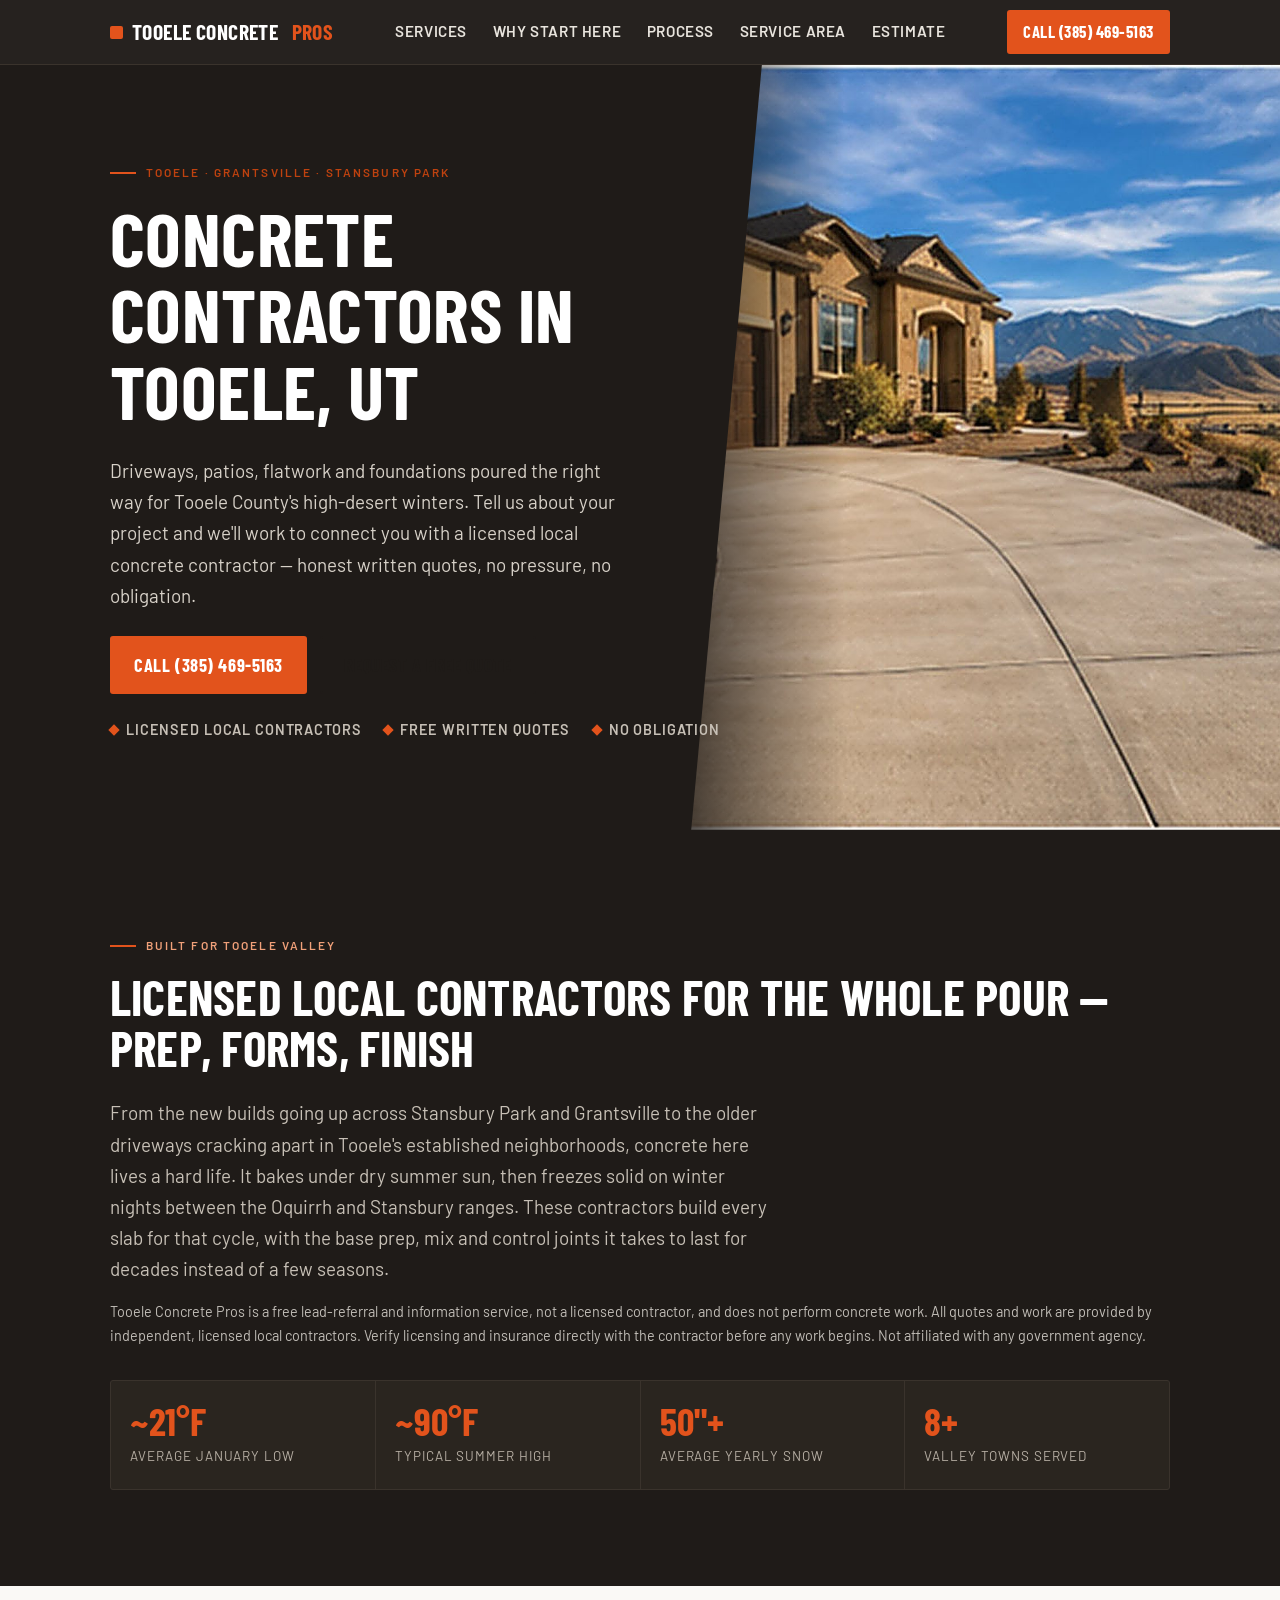
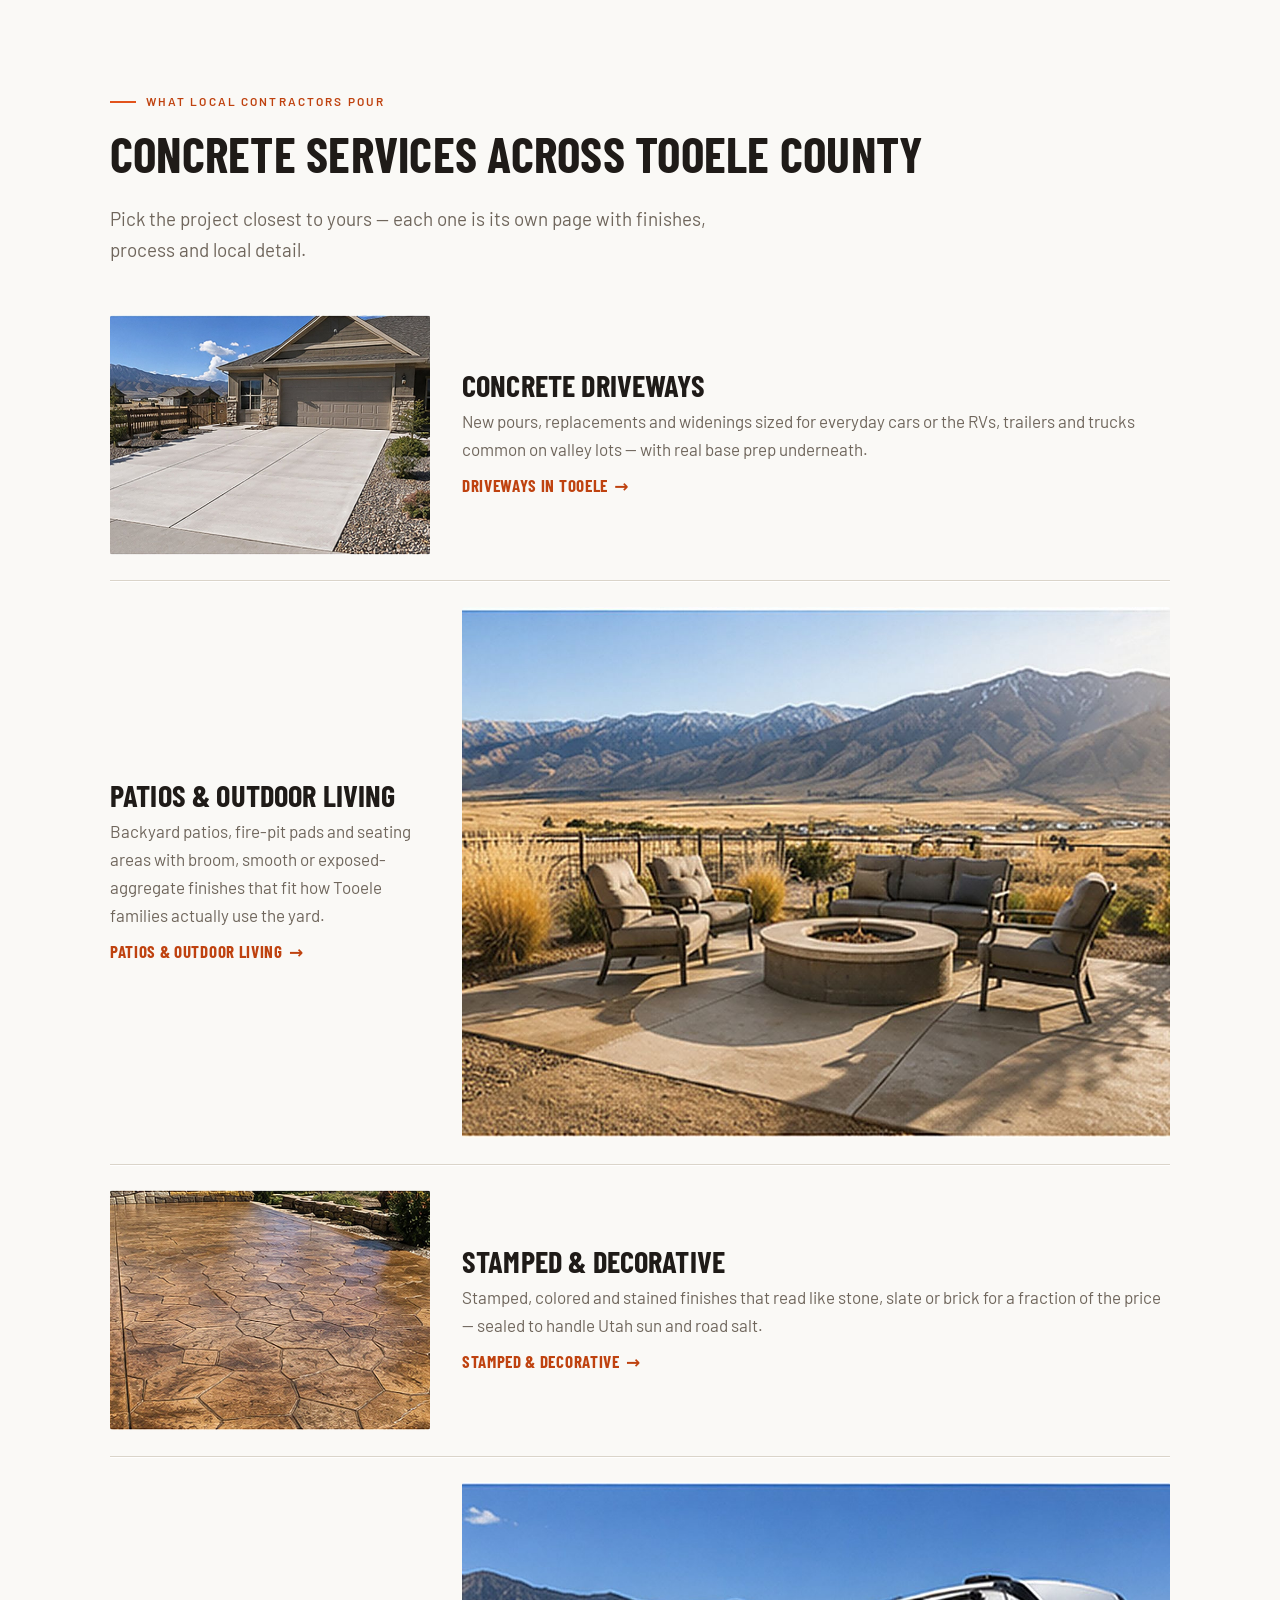
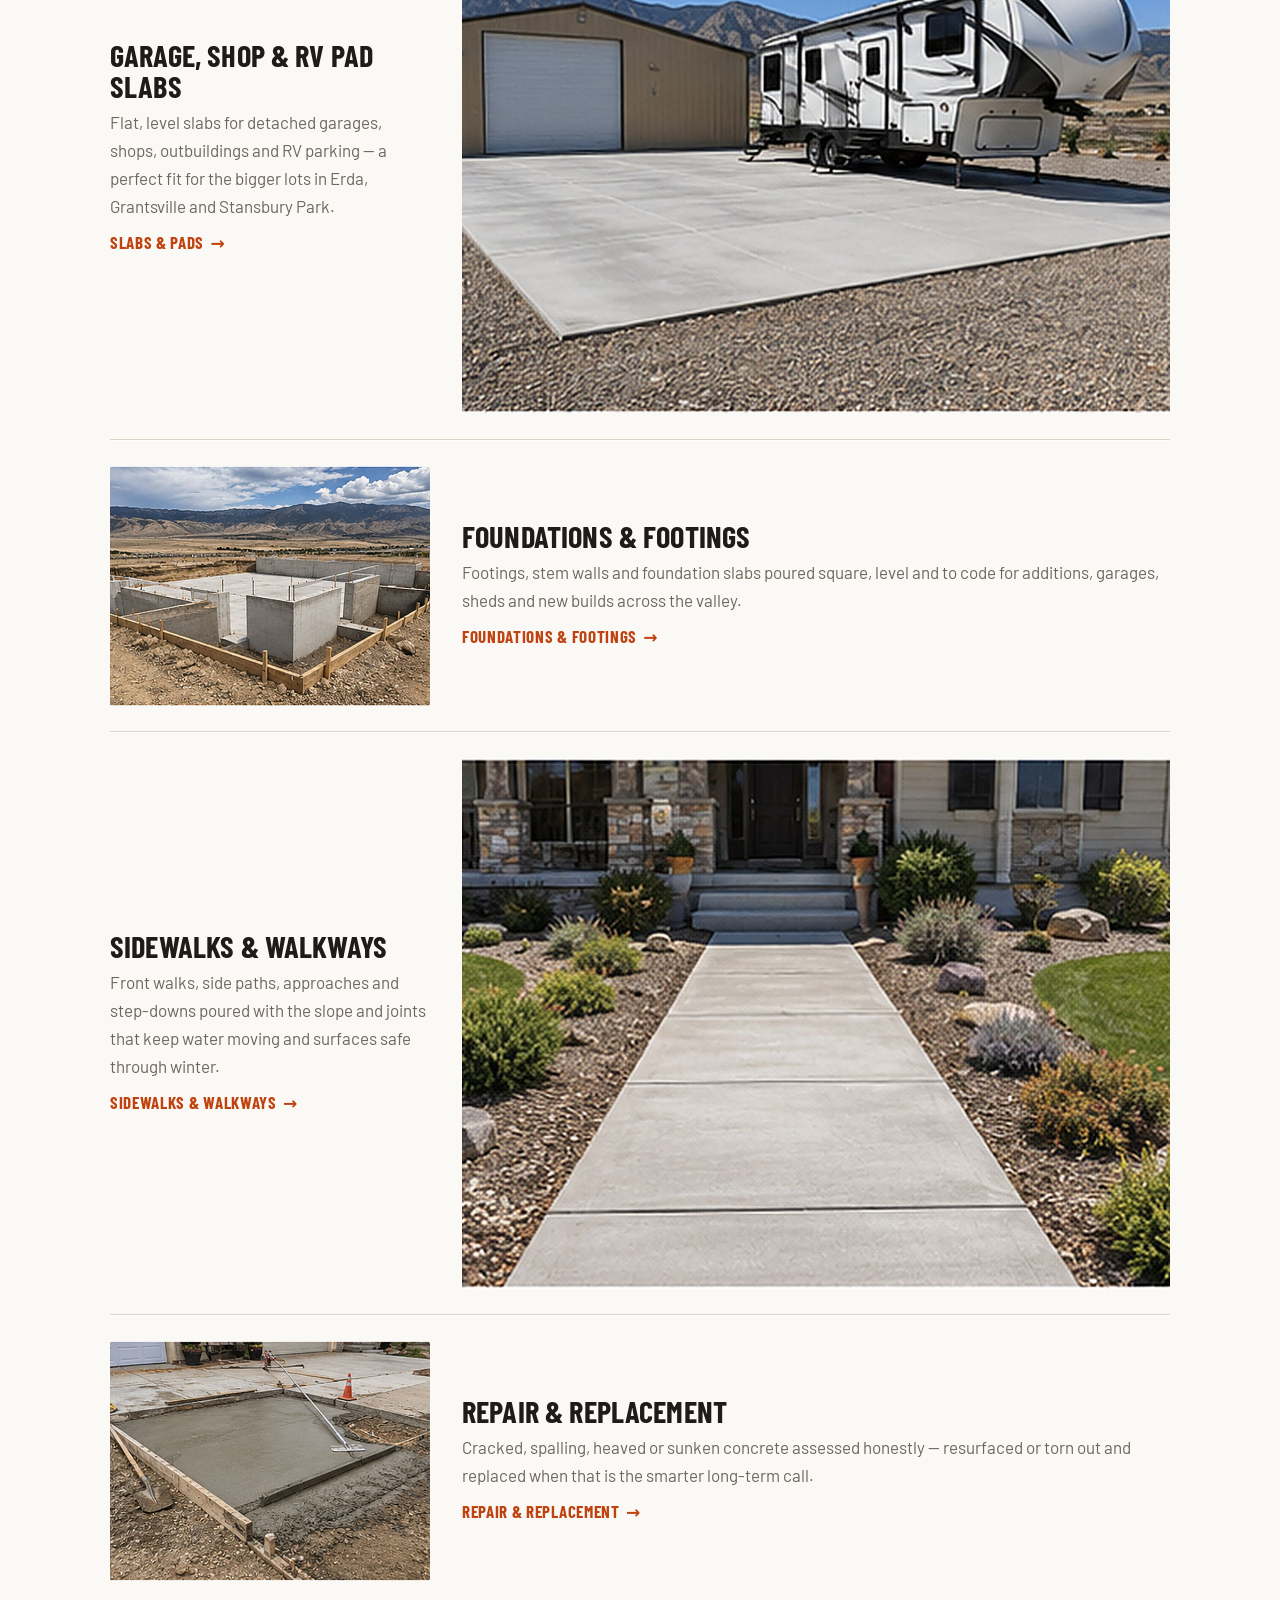
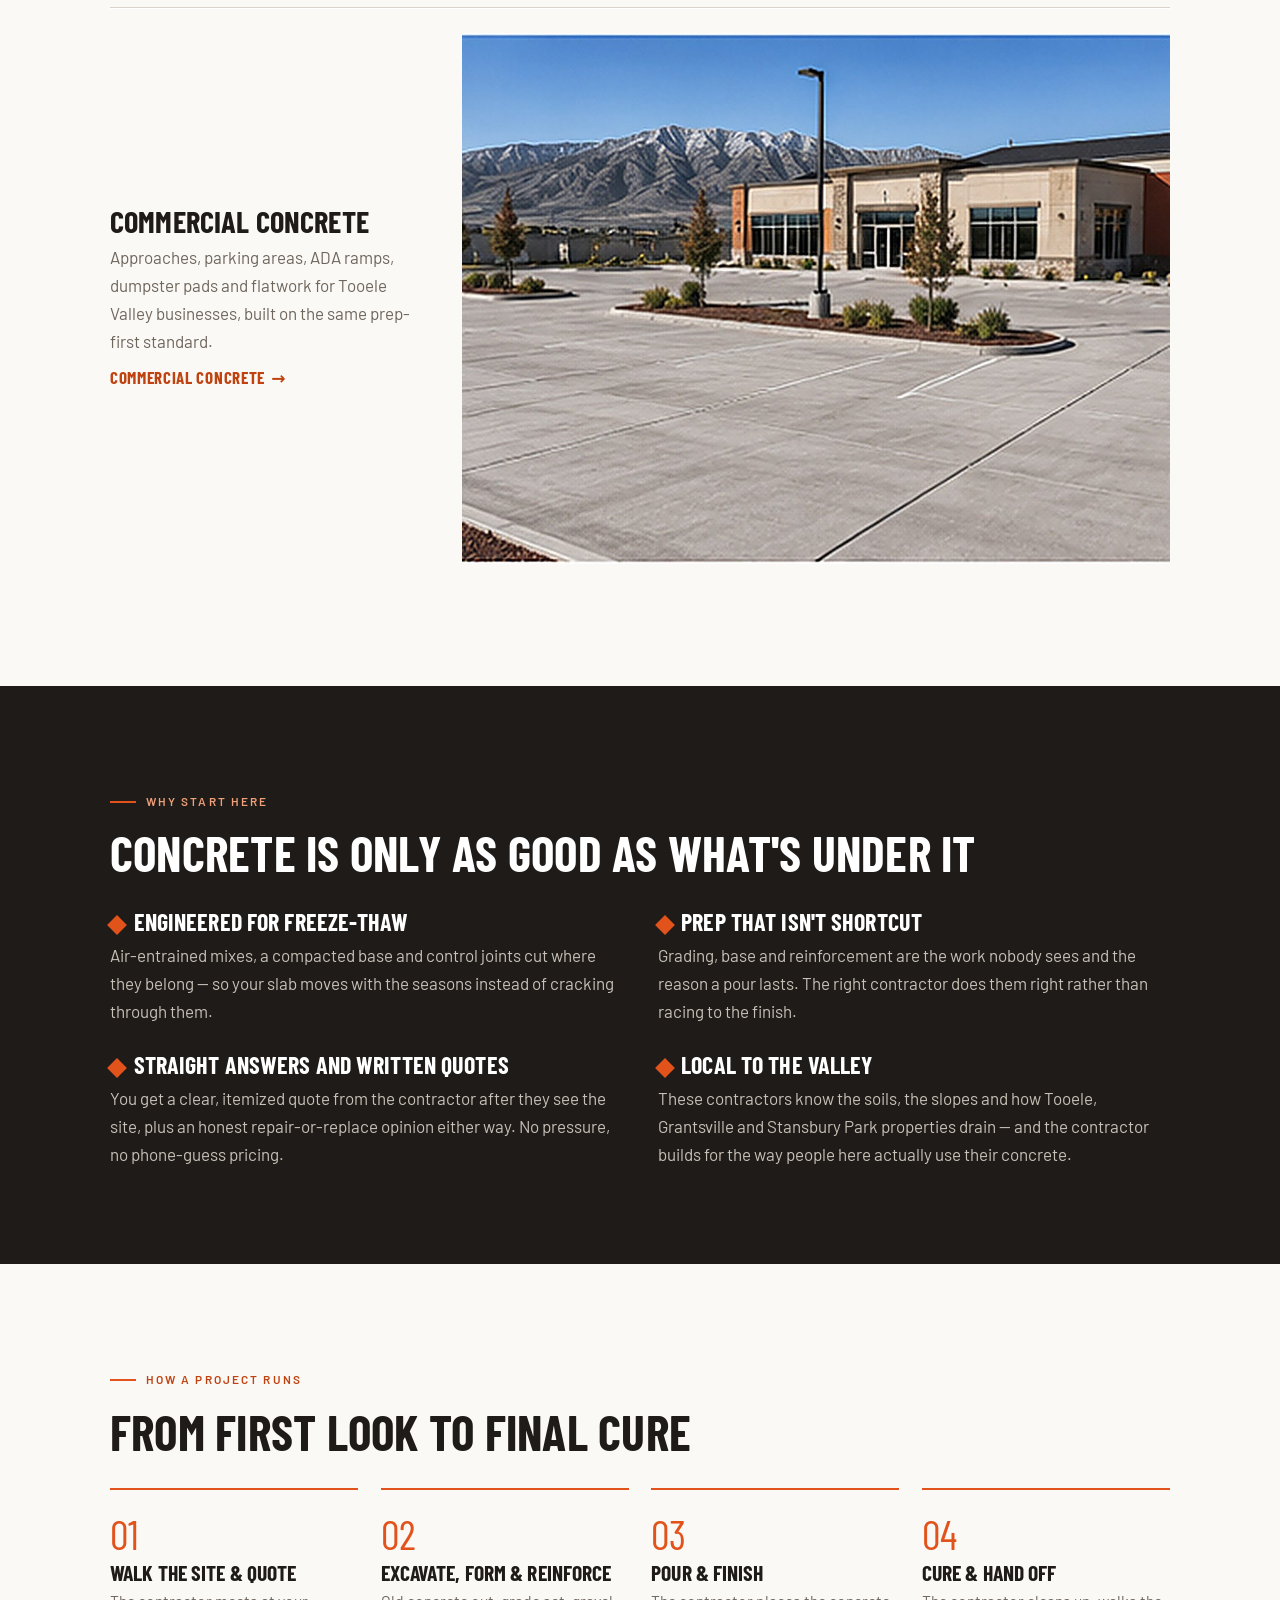
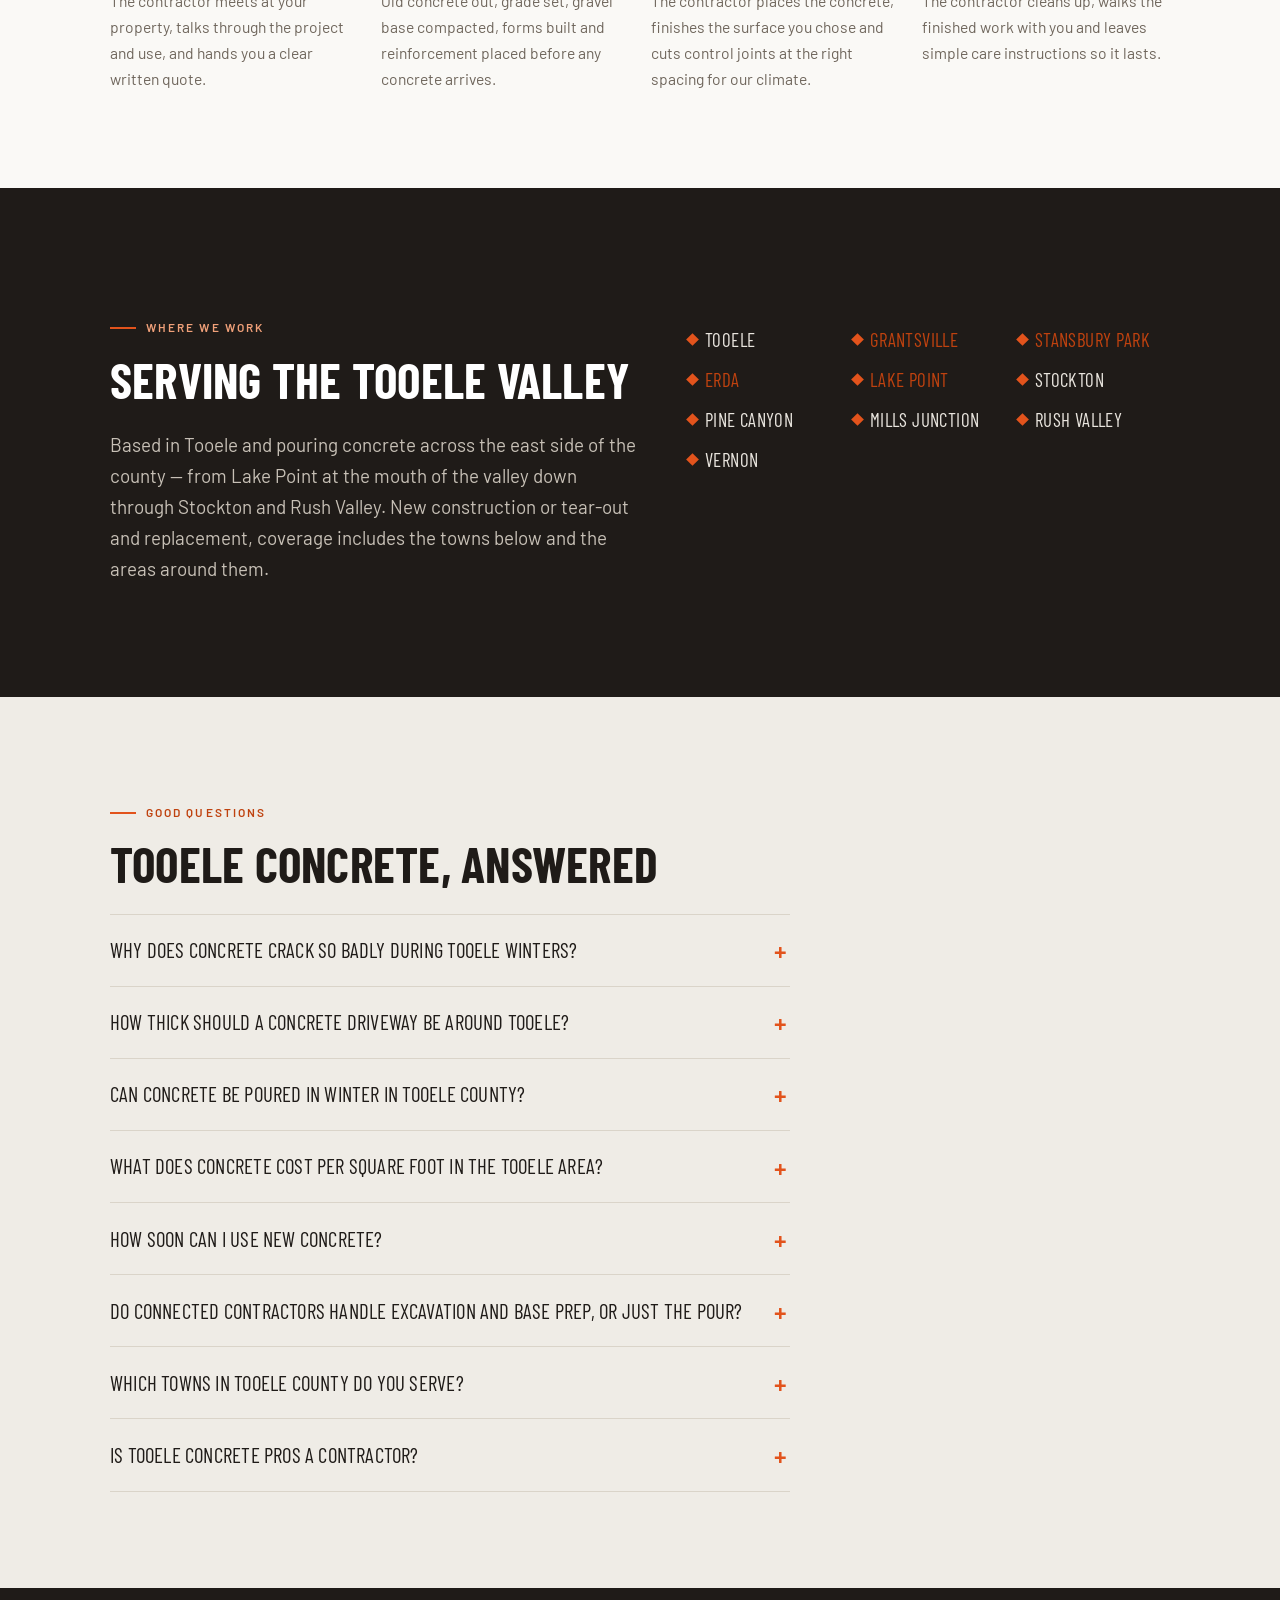
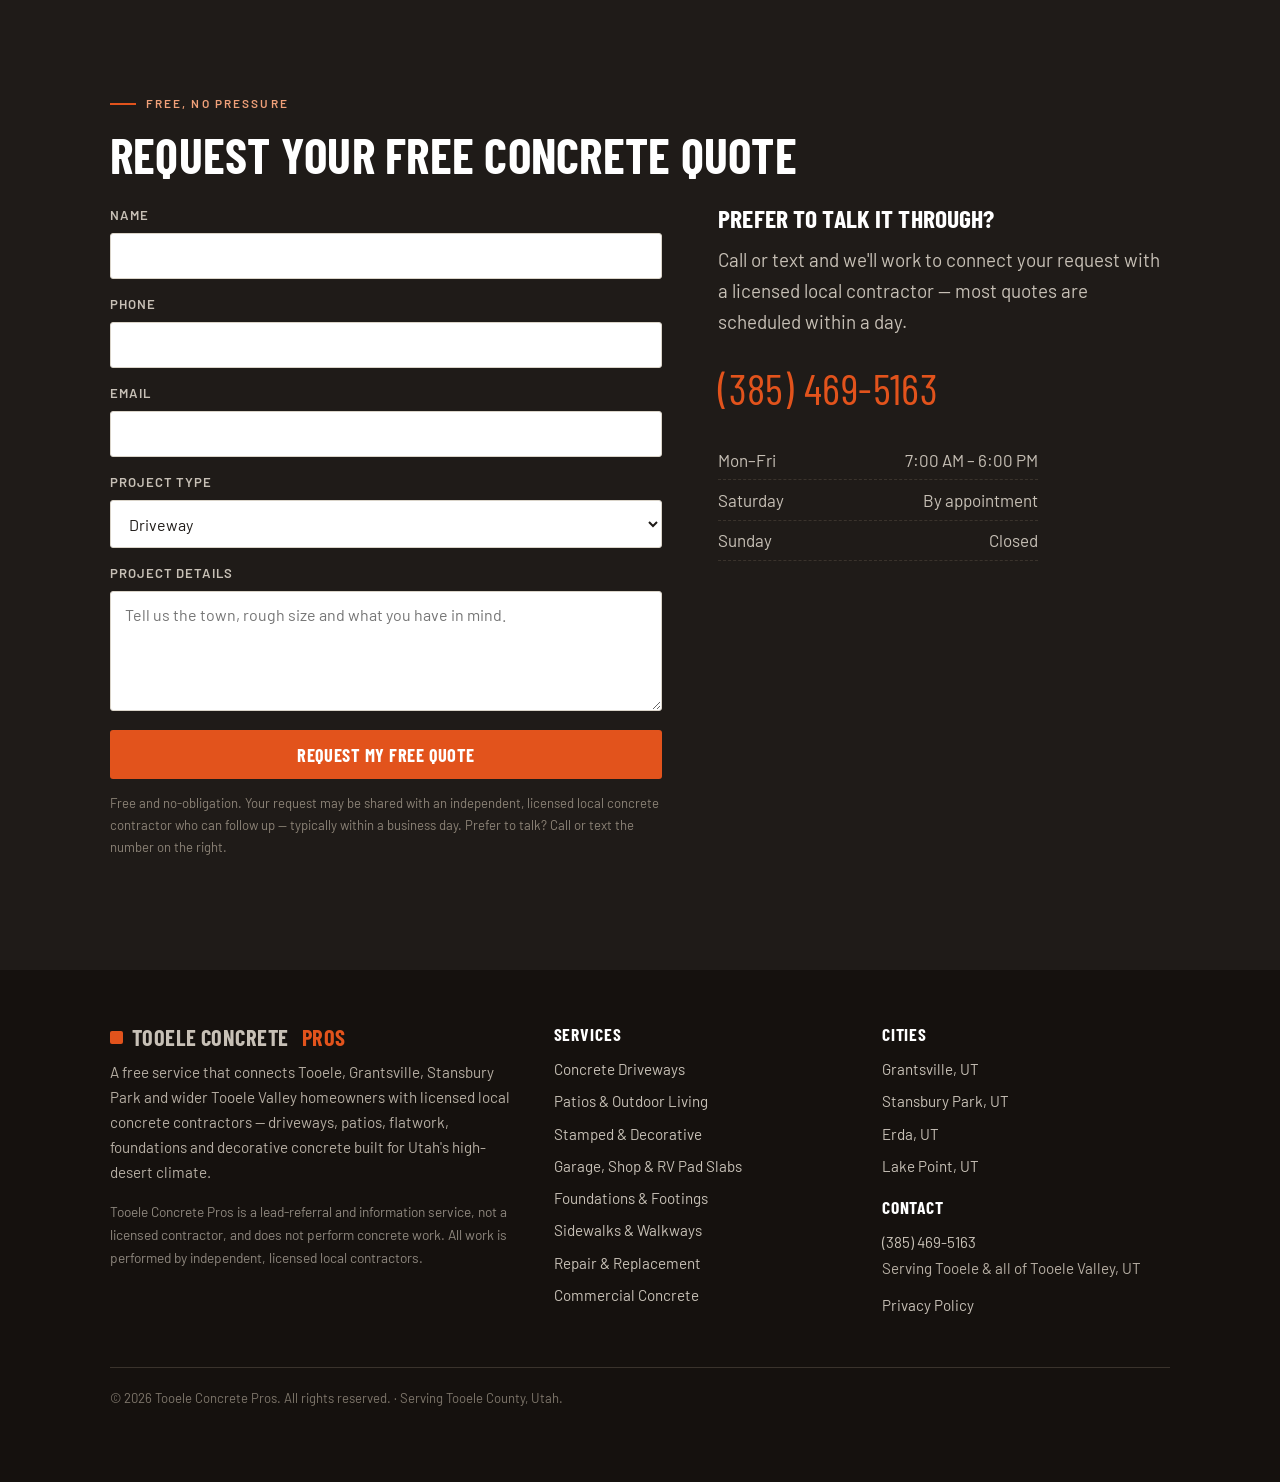
<file: index.html>
<!DOCTYPE html>
<html lang="en">
<head>
<meta charset="UTF-8">
<meta name="viewport" content="width=device-width, initial-scale=1">

<!-- ====== PRIMARY SEO ====== -->
<title>Concrete Contractors in Tooele, UT | Tooele Concrete Pros</title>
<meta name="description" content="Concrete contractors in Tooele, Grantsville &amp; Stansbury Park — driveways, patios, foundations &amp; flatwork for Utah freeze-thaw. Free quote — (385) 469-5163.">
<link rel="canonical" href="https://www.tooeleconcretepros.com/">
<meta name="robots" content="index, follow">

<!-- ====== OPEN GRAPH ====== -->
<meta property="og:type" content="website">
<meta property="og:site_name" content="Tooele Concrete Pros">
<meta property="og:title" content="Concrete Contractors in Tooele, UT | Tooele Concrete Pros">
<meta property="og:description" content="Concrete contractors in Tooele, Grantsville &amp; Stansbury Park — driveways, patios, foundations &amp; flatwork for Utah freeze-thaw. Free quote — (385) 469-5163.">
<meta property="og:url" content="https://www.tooeleconcretepros.com/">
<meta property="og:image" content="https://www.tooeleconcretepros.com/hero.jpg">

<!-- ====== TWITTER ====== -->
<meta name="twitter:card" content="summary_large_image">
<meta name="twitter:title" content="Concrete Contractors in Tooele, UT | Tooele Concrete Pros">
<meta name="twitter:description" content="Concrete contractors in Tooele, Grantsville &amp; Stansbury Park — driveways, patios, foundations &amp; flatwork for Utah freeze-thaw. Free quote — (385) 469-5163.">
<meta name="twitter:image" content="https://www.tooeleconcretepros.com/hero.jpg">

<!-- ====== FONTS ====== -->
<link rel="preconnect" href="https://fonts.googleapis.com">
<link rel="preconnect" href="https://fonts.gstatic.com" crossorigin>
<link href="https://fonts.googleapis.com/css2?family=Barlow:wght@400;500;600&family=Barlow+Condensed:wght@600;700&display=swap" rel="stylesheet">

<link rel="stylesheet" href="styles.css">

<!-- ============================================================
     GOOGLE ANALYTICS 4  —  ⚠️ REPLACE  G-59WZX1PEV6  with THIS
     site's own Measurement ID (the Tooele property, never Cache).
     ============================================================ -->
<script async src="https://www.googletagmanager.com/gtag/js?id=G-59WZX1PEV6"></script>
<script>
  window.dataLayer = window.dataLayer || [];
  function gtag(){dataLayer.push(arguments);}
  gtag('js', new Date());
  gtag('config', 'G-59WZX1PEV6');
</script>


<!-- ============================================================
     ORGANIZATION SCHEMA (lead-referral / information service)
     No street address: this site is not a contractor and performs
     no work. It connects homeowners with licensed local contractors.
     ============================================================ -->
<script type="application/ld+json">
{
  "@context": "https://schema.org",
  "@type": "Organization",
  "@id": "https://www.tooeleconcretepros.com/#business",
  "name": "Tooele Concrete Pros",
  "url": "https://www.tooeleconcretepros.com/",
  "image": "https://www.tooeleconcretepros.com/hero.jpg",
  "telephone": "+1-385-469-5163",
  "description": "Free online resource that connects Tooele Valley homeowners with independent, licensed local concrete contractors \u2014 for driveways, patios, flatwork, foundations and decorative concrete.",
  "areaServed": [
    { "@type": "City", "name": "Tooele, UT" },
    { "@type": "City", "name": "Grantsville, UT" },
    { "@type": "City", "name": "Stansbury Park, UT" },
    { "@type": "City", "name": "Erda, UT" },
    { "@type": "City", "name": "Lake Point, UT" },
    { "@type": "City", "name": "Stockton, UT" },
    { "@type": "City", "name": "Rush Valley, UT" },
    { "@type": "City", "name": "Vernon, UT" }
  ]
}
</script>

<!-- ====== FAQ SCHEMA (mirrors the visible FAQ text below) ====== -->
<script type="application/ld+json">
{
  "@context": "https://schema.org",
  "@type": "FAQPage",
  "mainEntity": [
    {
      "@type": "Question",
      "name": "Why does concrete crack so badly during Tooele winters?",
      "acceptedAnswer": { "@type": "Answer", "text": "Tooele Valley swings from sub-freezing winter nights to dry 90-degree summers, so a slab freezes and thaws over and over. Water that soaks into poorly finished or unsealed concrete expands as it freezes and pries the surface apart. The fix is in the build: a compacted base, an air-entrained mix, correct slab thickness and properly spaced control joints that tell the concrete where to crack." }
    },
    {
      "@type": "Question",
      "name": "How thick should a concrete driveway be around Tooele?",
      "acceptedAnswer": { "@type": "Answer", "text": "A standard residential driveway is usually poured at four inches over a compacted gravel base. If you park an RV, boat, work trailer or heavy trucks on it, which is common on Erda and Grantsville lots, local contractors typically step it up to five or six inches and add reinforcement. The contractor confirms the right spec after seeing the site and how you use it." }
    },
    {
      "@type": "Question",
      "name": "Can concrete be poured in winter in Tooele County?",
      "acceptedAnswer": { "@type": "Answer", "text": "Yes, with the right precautions. Local contractors avoid pouring into a hard freeze when possible, but in cold weather they use mix adjustments, insulated blankets and timing to protect the slab while it cures. Late spring through fall is easiest, and the contractor will tell you honestly if waiting a few weeks will give you a better result." }
    },
    {
      "@type": "Question",
      "name": "What does concrete cost per square foot in the Tooele area?",
      "acceptedAnswer": { "@type": "Answer", "text": "As a rough guide, plain flatwork in the area generally runs about $8 to $16 per square foot installed, with stamped or decorative finishes costing more. Site prep, removal of old concrete, thickness and access all move the number. Every job is different, so the contractor gives a free written estimate after looking at your project rather than a phone guess." }
    },
    {
      "@type": "Question",
      "name": "How soon can I use new concrete?",
      "acceptedAnswer": { "@type": "Answer", "text": "You can usually walk on fresh flatwork after about a day. For a driveway, plan to wait roughly a week before driving on it and about a month before parking heavy or loaded vehicles, so it reaches full strength. The contractor leaves you clear care instructions when the job is finished." }
    },
    {
      "@type": "Question",
      "name": "Do connected contractors handle excavation and base prep, or just the pour?",
      "acceptedAnswer": { "@type": "Answer", "text": "We connect you with local contractors who typically handle the whole job: tear-out of old concrete, grading, the compacted gravel base, forming, reinforcement, the pour and the finish. The prep nobody sees is what decides whether a slab lasts through Tooele Valley freeze-thaw, so a good contractor never skips it." }
    },
    {
      "@type": "Question",
      "name": "Which towns in Tooele County do you serve?",
      "acceptedAnswer": { "@type": "Answer", "text": "Local contractors connected through this lead-referral service pour throughout the east side of the valley: Tooele, Grantsville, Stansbury Park, Erda, Lake Point, Stockton, Pine Canyon, Mills Junction, Rush Valley and Vernon. If you are nearby and not listed, call and ask — coverage likely includes you." }
    },
    {
      "@type": "Question",
      "name": "Is Tooele Concrete Pros a contractor?",
      "acceptedAnswer": { "@type": "Answer", "text": "No. Tooele Concrete Pros is a lead-referral and information service. We do not perform concrete work. Your request may be shared with an independent, licensed local concrete contractor who can follow up with a free quote." }
    }
  ]
}
</script>
</head>

<body>

<!-- ============================ HEADER ============================ -->
<header class="site-header">
  <div class="wrap">
    <a class="brand" href="/"><span class="mark-dot"></span>Tooele Concrete<span>&nbsp;Pros</span></a>
    <nav class="nav" aria-label="Primary">
      <a href="#services">Services</a>
      <a href="#valley">Why Start Here</a>
      <a href="#process">Process</a>
      <a href="#area">Service Area</a>
      <a href="#quote">Estimate</a>
    </nav>
    <a class="header-call" href="tel:+13854695163" onclick="try{gtag('event','click_to_call',{source:'header'});}catch(e){}">Call (385) 469-5163</a>
  </div>
</header>

<!-- ============================ HERO ============================ -->
<section class="hero">
  <img class="hero-img" src="hero.jpg" alt="Freshly poured concrete driveway at a home in Tooele, Utah" width="1200" height="900" fetchpriority="high">
  <div class="wrap">
    <div class="hero-content">
      <p class="eyebrow">Tooele · Grantsville · Stansbury Park</p>
      <h1>Concrete Contractors in Tooele, UT</h1>
      <p class="hero-sub">Driveways, patios, flatwork and foundations poured the right way for Tooele County's high-desert winters. Tell us about your project and we'll work to connect you with a licensed local concrete contractor &mdash; honest written quotes, no pressure, no obligation.</p>
      <div class="hero-cta">
        <a class="btn btn-mark" href="tel:+13854695163" onclick="try{gtag('event','click_to_call',{source:'cta'});}catch(e){}">Call (385) 469-5163</a>
        <a class="btn btn-ghost" href="#quote">Request a free quote</a>
      </div>
      <ul class="hero-trust">
        <li>Licensed local contractors</li>
        <li>Free written quotes</li>
        <li>No obligation</li>
      </ul>
    </div>
  </div>
</section>

<!-- ============================ INTRO + STATS ============================ -->
<section class="section band-dark on-dark" id="intro">
  <div class="wrap">
    <p class="eyebrow reveal">Built for Tooele Valley</p>
    <h2 class="reveal">Licensed local contractors for the whole pour &mdash; prep, forms, finish</h2>
    <p class="lead reveal">From the new builds going up across Stansbury Park and Grantsville to the older driveways cracking apart in Tooele's established neighborhoods, concrete here lives a hard life. It bakes under dry summer sun, then freezes solid on winter nights between the Oquirrh and Stansbury ranges. These contractors build every slab for that cycle, with the base prep, mix and control joints it takes to last for decades instead of a few seasons.</p>
    <p class="reveal" style="font-size:.9rem;opacity:.8;margin-top:1rem">Tooele Concrete Pros is a free lead-referral and information service, not a licensed contractor, and does not perform concrete work. All quotes and work are provided by independent, licensed local contractors. Verify licensing and insurance directly with the contractor before any work begins. Not affiliated with any government agency.</p>
    <div class="stats reveal" aria-label="Local conditions the contractor builds for">
      <div class="stat"><b>~21&deg;F</b><span>Average January low</span></div>
      <div class="stat"><b>~90&deg;F</b><span>Typical summer high</span></div>
      <div class="stat"><b>50&quot;+</b><span>Average yearly snow</span></div>
      <div class="stat"><b>8+</b><span>Valley towns served</span></div>
    </div>
  </div>
</section>

<!-- ============================ SERVICES LEDGER ============================ -->
<section class="section" id="services">
  <div class="wrap">
    <p class="eyebrow reveal">What local contractors pour</p>
    <h2 class="reveal">Concrete services across Tooele County</h2>
    <p class="lead reveal">Pick the project closest to yours &mdash; each one is its own page with finishes, process and local detail.</p>

    <div class="ledger">

      <div class="svc-row reveal">
        <a class="svc-thumb" href="driveways-tooele-ut.html"><img src="driveways.jpg" alt="Concrete driveway in Tooele, Utah" width="800" height="600" loading="lazy"></a>
        <div class="svc-text">
          <h3><a href="driveways-tooele-ut.html">Concrete Driveways</a></h3>
          <p>New pours, replacements and widenings sized for everyday cars or the RVs, trailers and trucks common on valley lots &mdash; with real base prep underneath.</p>
          <a class="svc-more" href="driveways-tooele-ut.html">Driveways in Tooele <span class="arr">&rarr;</span></a>
        </div>
      </div>
      <hr class="joint">

      <div class="svc-row flip reveal">
        <a class="svc-thumb" href="patios-tooele-ut.html"><img src="patios.jpg" alt="Backyard concrete patio in Tooele Valley" width="800" height="600" loading="lazy"></a>
        <div class="svc-text">
          <h3><a href="patios-tooele-ut.html">Patios &amp; Outdoor Living</a></h3>
          <p>Backyard patios, fire-pit pads and seating areas with broom, smooth or exposed-aggregate finishes that fit how Tooele families actually use the yard.</p>
          <a class="svc-more" href="patios-tooele-ut.html">Patios &amp; outdoor living <span class="arr">&rarr;</span></a>
        </div>
      </div>
      <hr class="joint">

      <div class="svc-row reveal">
        <a class="svc-thumb" href="stamped-concrete-tooele-ut.html"><img src="stamped.jpg" alt="Stamped decorative concrete in Tooele, Utah" width="800" height="600" loading="lazy"></a>
        <div class="svc-text">
          <h3><a href="stamped-concrete-tooele-ut.html">Stamped &amp; Decorative</a></h3>
          <p>Stamped, colored and stained finishes that read like stone, slate or brick for a fraction of the price &mdash; sealed to handle Utah sun and road salt.</p>
          <a class="svc-more" href="stamped-concrete-tooele-ut.html">Stamped &amp; decorative <span class="arr">&rarr;</span></a>
        </div>
      </div>
      <hr class="joint">

      <div class="svc-row flip reveal">
        <a class="svc-thumb" href="concrete-slabs-tooele-ut.html"><img src="slabs.jpg" alt="Concrete shop and RV pad slab in Erda, Utah" width="800" height="600" loading="lazy"></a>
        <div class="svc-text">
          <h3><a href="concrete-slabs-tooele-ut.html">Garage, Shop &amp; RV Pad Slabs</a></h3>
          <p>Flat, level slabs for detached garages, shops, outbuildings and RV parking &mdash; a perfect fit for the bigger lots in Erda, Grantsville and Stansbury Park.</p>
          <a class="svc-more" href="concrete-slabs-tooele-ut.html">Slabs &amp; pads <span class="arr">&rarr;</span></a>
        </div>
      </div>
      <hr class="joint">

      <div class="svc-row reveal">
        <a class="svc-thumb" href="foundations-tooele-ut.html"><img src="foundations.jpg" alt="Concrete foundation and footings poured in Tooele County" width="800" height="600" loading="lazy"></a>
        <div class="svc-text">
          <h3><a href="foundations-tooele-ut.html">Foundations &amp; Footings</a></h3>
          <p>Footings, stem walls and foundation slabs poured square, level and to code for additions, garages, sheds and new builds across the valley.</p>
          <a class="svc-more" href="foundations-tooele-ut.html">Foundations &amp; footings <span class="arr">&rarr;</span></a>
        </div>
      </div>
      <hr class="joint">

      <div class="svc-row flip reveal">
        <a class="svc-thumb" href="sidewalks-tooele-ut.html"><img src="sidewalks.jpg" alt="Concrete sidewalk and walkway in a Tooele neighborhood" width="800" height="600" loading="lazy"></a>
        <div class="svc-text">
          <h3><a href="sidewalks-tooele-ut.html">Sidewalks &amp; Walkways</a></h3>
          <p>Front walks, side paths, approaches and step-downs poured with the slope and joints that keep water moving and surfaces safe through winter.</p>
          <a class="svc-more" href="sidewalks-tooele-ut.html">Sidewalks &amp; walkways <span class="arr">&rarr;</span></a>
        </div>
      </div>
      <hr class="joint">

      <div class="svc-row reveal">
        <a class="svc-thumb" href="concrete-repair-tooele-ut.html"><img src="repair.jpg" alt="Concrete repair and replacement in Tooele, Utah" width="800" height="600" loading="lazy"></a>
        <div class="svc-text">
          <h3><a href="concrete-repair-tooele-ut.html">Repair &amp; Replacement</a></h3>
          <p>Cracked, spalling, heaved or sunken concrete assessed honestly &mdash; resurfaced or torn out and replaced when that is the smarter long-term call.</p>
          <a class="svc-more" href="concrete-repair-tooele-ut.html">Repair &amp; replacement <span class="arr">&rarr;</span></a>
        </div>
      </div>
      <hr class="joint">

      <div class="svc-row flip reveal">
        <a class="svc-thumb" href="commercial-concrete-tooele-ut.html"><img src="commercial.jpg" alt="Commercial concrete flatwork in Tooele County" width="800" height="600" loading="lazy"></a>
        <div class="svc-text">
          <h3><a href="commercial-concrete-tooele-ut.html">Commercial Concrete</a></h3>
          <p>Approaches, parking areas, ADA ramps, dumpster pads and flatwork for Tooele Valley businesses, built on the same prep-first standard.</p>
          <a class="svc-more" href="commercial-concrete-tooele-ut.html">Commercial concrete <span class="arr">&rarr;</span></a>
        </div>
      </div>

    </div>
  </div>
</section>

<!-- ============================ WHY / VALLEY ============================ -->
<section class="section band-dark on-dark" id="valley">
  <div class="wrap">
    <p class="eyebrow reveal">Why start here</p>
    <h2 class="reveal">Concrete is only as good as what's under it</h2>
    <div class="cols two">
      <div class="value reveal">
        <h3>Engineered for freeze-thaw</h3>
        <p>Air-entrained mixes, a compacted base and control joints cut where they belong &mdash; so your slab moves with the seasons instead of cracking through them.</p>
      </div>
      <div class="value reveal">
        <h3>Prep that isn't shortcut</h3>
        <p>Grading, base and reinforcement are the work nobody sees and the reason a pour lasts. The right contractor does them right rather than racing to the finish.</p>
      </div>
      <div class="value reveal">
        <h3>Straight answers and written quotes</h3>
        <p>You get a clear, itemized quote from the contractor after they see the site, plus an honest repair-or-replace opinion either way. No pressure, no phone-guess pricing.</p>
      </div>
      <div class="value reveal">
        <h3>Local to the valley</h3>
        <p>These contractors know the soils, the slopes and how Tooele, Grantsville and Stansbury Park properties drain &mdash; and the contractor builds for the way people here actually use their concrete.</p>
      </div>
    </div>
  </div>
</section>

<!-- ============================ PROCESS ============================ -->
<section class="section" id="process">
  <div class="wrap">
    <p class="eyebrow reveal">How a project runs</p>
    <h2 class="reveal">From first look to final cure</h2>
    <div class="steps">
      <div class="step reveal"><div class="num">01</div><h3>Walk the site &amp; quote</h3><p>The contractor meets at your property, talks through the project and use, and hands you a clear written quote.</p></div>
      <div class="step reveal"><div class="num">02</div><h3>Excavate, form &amp; reinforce</h3><p>Old concrete out, grade set, gravel base compacted, forms built and reinforcement placed before any concrete arrives.</p></div>
      <div class="step reveal"><div class="num">03</div><h3>Pour &amp; finish</h3><p>The contractor places the concrete, finishes the surface you chose and cuts control joints at the right spacing for our climate.</p></div>
      <div class="step reveal"><div class="num">04</div><h3>Cure &amp; hand off</h3><p>The contractor cleans up, walks the finished work with you and leaves simple care instructions so it lasts.</p></div>
    </div>
  </div>
</section>

<!-- ============================ SERVICE AREA ============================ -->
<section class="section band-dark on-dark" id="area">
  <div class="wrap">
    <div class="area-grid">
      <div>
        <p class="eyebrow reveal">Where we work</p>
        <h2 class="reveal">Serving the Tooele Valley</h2>
        <p class="lead reveal">Based in Tooele and pouring concrete across the east side of the county &mdash; from Lake Point at the mouth of the valley down through Stockton and Rush Valley. New construction or tear-out and replacement, coverage includes the towns below and the areas around them.</p>
      </div>
      <div class="reveal">
        <ul class="town-list">
          <li>Tooele</li>
          <li><a href="concrete-grantsville-ut.html">Grantsville</a></li>
          <li><a href="concrete-stansbury-park-ut.html">Stansbury Park</a></li>
          <li><a href="concrete-erda-ut.html">Erda</a></li>
          <li><a href="concrete-lake-point-ut.html">Lake Point</a></li>
          <li>Stockton</li>
          <li>Pine Canyon</li>
          <li>Mills Junction</li>
          <li>Rush Valley</li>
          <li>Vernon</li>
        </ul>
      </div>
    </div>
  </div>
</section>

<!-- ============================ FAQ ============================ -->
<section class="section band-light" id="faq">
  <div class="wrap">
    <p class="eyebrow reveal">Good questions</p>
    <h2 class="reveal">Tooele concrete, answered</h2>
    <div class="faq measure reveal">

      <details>
        <summary>Why does concrete crack so badly during Tooele winters?</summary>
        <div class="a"><p>Tooele Valley swings from sub-freezing winter nights to dry 90-degree summers, so a slab freezes and thaws over and over. Water that soaks into poorly finished or unsealed concrete expands as it freezes and pries the surface apart. The fix is in the build: a compacted base, an air-entrained mix, correct slab thickness and properly spaced control joints that tell the concrete where to crack.</p></div>
      </details>

      <details>
        <summary>How thick should a concrete driveway be around Tooele?</summary>
        <div class="a"><p>A standard residential driveway is usually poured at four inches over a compacted gravel base. If you park an RV, boat, work trailer or heavy trucks on it, which is common on Erda and Grantsville lots, local contractors typically step it up to five or six inches and add reinforcement. The contractor confirms the right spec after seeing the site and how you use it.</p></div>
      </details>

      <details>
        <summary>Can concrete be poured in winter in Tooele County?</summary>
        <div class="a"><p>Yes, with the right precautions. Local contractors avoid pouring into a hard freeze when possible, but in cold weather they use mix adjustments, insulated blankets and timing to protect the slab while it cures. Late spring through fall is easiest, and the contractor will tell you honestly if waiting a few weeks will give you a better result.</p></div>
      </details>

      <details>
        <summary>What does concrete cost per square foot in the Tooele area?</summary>
        <div class="a"><p>As a rough guide, plain flatwork in the area generally runs about $8 to $16 per square foot installed, with stamped or decorative finishes costing more. Site prep, removal of old concrete, thickness and access all move the number. Every job is different, so the contractor gives a free written estimate after looking at your project rather than a phone guess.</p></div>
      </details>

      <details>
        <summary>How soon can I use new concrete?</summary>
        <div class="a"><p>You can usually walk on fresh flatwork after about a day. For a driveway, plan to wait roughly a week before driving on it and about a month before parking heavy or loaded vehicles, so it reaches full strength. The contractor leaves you clear care instructions when the job is finished.</p></div>
      </details>

      <details>
        <summary>Do connected contractors handle excavation and base prep, or just the pour?</summary>
        <div class="a"><p>We connect you with local contractors who typically handle the whole job: tear-out of old concrete, grading, the compacted gravel base, forming, reinforcement, the pour and the finish. The prep nobody sees is what decides whether a slab lasts through Tooele Valley freeze-thaw, so a good contractor never skips it.</p></div>
      </details>

      <details>
        <summary>Which towns in Tooele County do you serve?</summary>
        <div class="a"><p>Local contractors connected through this lead-referral service pour throughout the east side of the valley: Tooele, Grantsville, Stansbury Park, Erda, Lake Point, Stockton, Pine Canyon, Mills Junction, Rush Valley and Vernon. If you are nearby and not listed, call and ask — coverage likely includes you.</p></div>
      </details>

      <details>
        <summary>Is Tooele Concrete Pros a contractor?</summary>
        <div class="a"><p>No. Tooele Concrete Pros is a lead-referral and information service. We do not perform concrete work. Your request may be shared with an independent, licensed local concrete contractor who can follow up with a free quote.</p></div>
      </details>

    </div>
  </div>
</section>

<!-- ============================ QUOTE / CONTACT ============================ -->
<section class="section band-dark on-dark" id="quote">
  <div class="wrap">
    <p class="eyebrow reveal">Free, no pressure</p>
    <h2 class="reveal">Request your free concrete quote</h2>
    <div class="quote-grid">

      <form class="lead-form reveal" action="https://formspree.io/f/xvzjgpga" method="POST" onsubmit="try{gtag('event','generate_lead',{form:'quote_request'});}catch(e){}">
        <label for="name">Name</label>
        <input id="name" type="text" name="name" autocomplete="name" required>

        <label for="phone">Phone</label>
        <input id="phone" type="tel" name="phone" autocomplete="tel" required>

        <label for="email">Email</label>
        <input id="email" type="email" name="email" autocomplete="email">

        <label for="project">Project type</label>
        <select id="project" name="project">
          <option>Driveway</option>
          <option>Patio / Outdoor living</option>
          <option>Stamped / Decorative</option>
          <option>Garage / Shop / RV pad slab</option>
          <option>Foundation / Footings</option>
          <option>Sidewalk / Walkway</option>
          <option>Repair / Replacement</option>
          <option>Commercial</option>
        </select>

        <label for="message">Project details</label>
        <textarea id="message" name="message" placeholder="Tell us the town, rough size and what you have in mind."></textarea>

        <input type="hidden" name="_subject" value="New estimate request — Tooele Concrete Pros">
        <button class="btn btn-mark" type="submit">Request my free quote</button>
        <p class="form-note">Free and no-obligation. Your request may be shared with an independent, licensed local concrete contractor who can follow up — typically within a business day. Prefer to talk? Call or text the number on the right.</p>
      </form>

      <div class="contact-card reveal">
        <h3>Prefer to talk it through?</h3>
        <p class="lead">Call or text and we'll work to connect your request with a licensed local contractor &mdash; most quotes are scheduled within a day.</p>
        <a class="big-call" href="tel:+13854695163" onclick="try{gtag('event','click_to_call',{source:'contact_card'});}catch(e){}">(385) 469-5163</a>
        <ul class="hours">
          <li><span>Mon&ndash;Fri</span><span>7:00 AM &ndash; 6:00 PM</span></li>
          <li><span>Saturday</span><span>By appointment</span></li>
          <li><span>Sunday</span><span>Closed</span></li>
        </ul>
      </div>

    </div>
  </div>
</section>

<!-- ============================ FOOTER ============================ -->
<footer class="site-footer">
  <div class="wrap">
    <div class="foot-grid">
      <div class="foot-brand">
        <a class="brand" href="/"><span class="mark-dot"></span>Tooele Concrete<span>&nbsp;Pros</span></a>
        <p>A free service that connects Tooele, Grantsville, Stansbury Park and wider Tooele Valley homeowners with licensed local concrete contractors &mdash; driveways, patios, flatwork, foundations and decorative concrete built for Utah's high-desert climate.</p>
        <p style="font-size:.9em;opacity:.75">Tooele Concrete Pros is a lead-referral and information service, not a licensed contractor, and does not perform concrete work. All work is performed by independent, licensed local contractors.</p>
      </div>

      <div>
        <h4>Services</h4>
        <ul class="foot-links">
          <li><a href="driveways-tooele-ut.html">Concrete Driveways</a></li>
          <li><a href="patios-tooele-ut.html">Patios &amp; Outdoor Living</a></li>
          <li><a href="stamped-concrete-tooele-ut.html">Stamped &amp; Decorative</a></li>
          <li><a href="concrete-slabs-tooele-ut.html">Garage, Shop &amp; RV Pad Slabs</a></li>
          <li><a href="foundations-tooele-ut.html">Foundations &amp; Footings</a></li>
          <li><a href="sidewalks-tooele-ut.html">Sidewalks &amp; Walkways</a></li>
          <li><a href="concrete-repair-tooele-ut.html">Repair &amp; Replacement</a></li>
          <li><a href="commercial-concrete-tooele-ut.html">Commercial Concrete</a></li>
        </ul>
      </div>

      <div>
        <h4>Cities</h4>
        <ul class="foot-links">
          <li><a href="concrete-grantsville-ut.html">Grantsville, UT</a></li>
          <li><a href="concrete-stansbury-park-ut.html">Stansbury Park, UT</a></li>
          <li><a href="concrete-erda-ut.html">Erda, UT</a></li>
          <li><a href="concrete-lake-point-ut.html">Lake Point, UT</a></li>
        </ul>
        <h4 style="margin-top:1.25rem">Contact</h4>
        <address class="foot-nap">
          <a href="tel:+13854695163">(385) 469-5163</a><br>
          Serving Tooele &amp; all of Tooele Valley, UT
        </address>
        <p style="margin-top:.75rem"><a href="privacy-policy.html">Privacy Policy</a></p>
      </div>
    </div>

    <p class="foot-legal">&copy; <span id="yr">2026</span> Tooele Concrete Pros. All rights reserved. &middot; Serving Tooele County, Utah.</p>
  </div>
</footer>

<!-- ============================ STICKY MOBILE CALL BAR ============================ -->
<div class="callbar">
  <a class="cb-call" href="tel:+13854695163" onclick="try{gtag('event','click_to_call',{source:'callbar'});}catch(e){}">&#9742; Call now</a>
  <a class="cb-form" href="#quote">Free quote</a>
</div>

<!-- ====== tiny, dependency-free scripts ====== -->
<script>
  document.getElementById('yr').textContent = new Date().getFullYear();
  (function(){
    var els = document.querySelectorAll('.reveal');
    if (!('IntersectionObserver' in window) || matchMedia('(prefers-reduced-motion: reduce)').matches){
      els.forEach(function(e){ e.classList.add('in'); }); return;
    }
    var io = new IntersectionObserver(function(entries){
      entries.forEach(function(en){ if(en.isIntersecting){ en.target.classList.add('in'); io.unobserve(en.target); } });
    }, { threshold: 0.12 });
    els.forEach(function(e){ io.observe(e); });
  })();
</script>

</body>
</html>
</file>
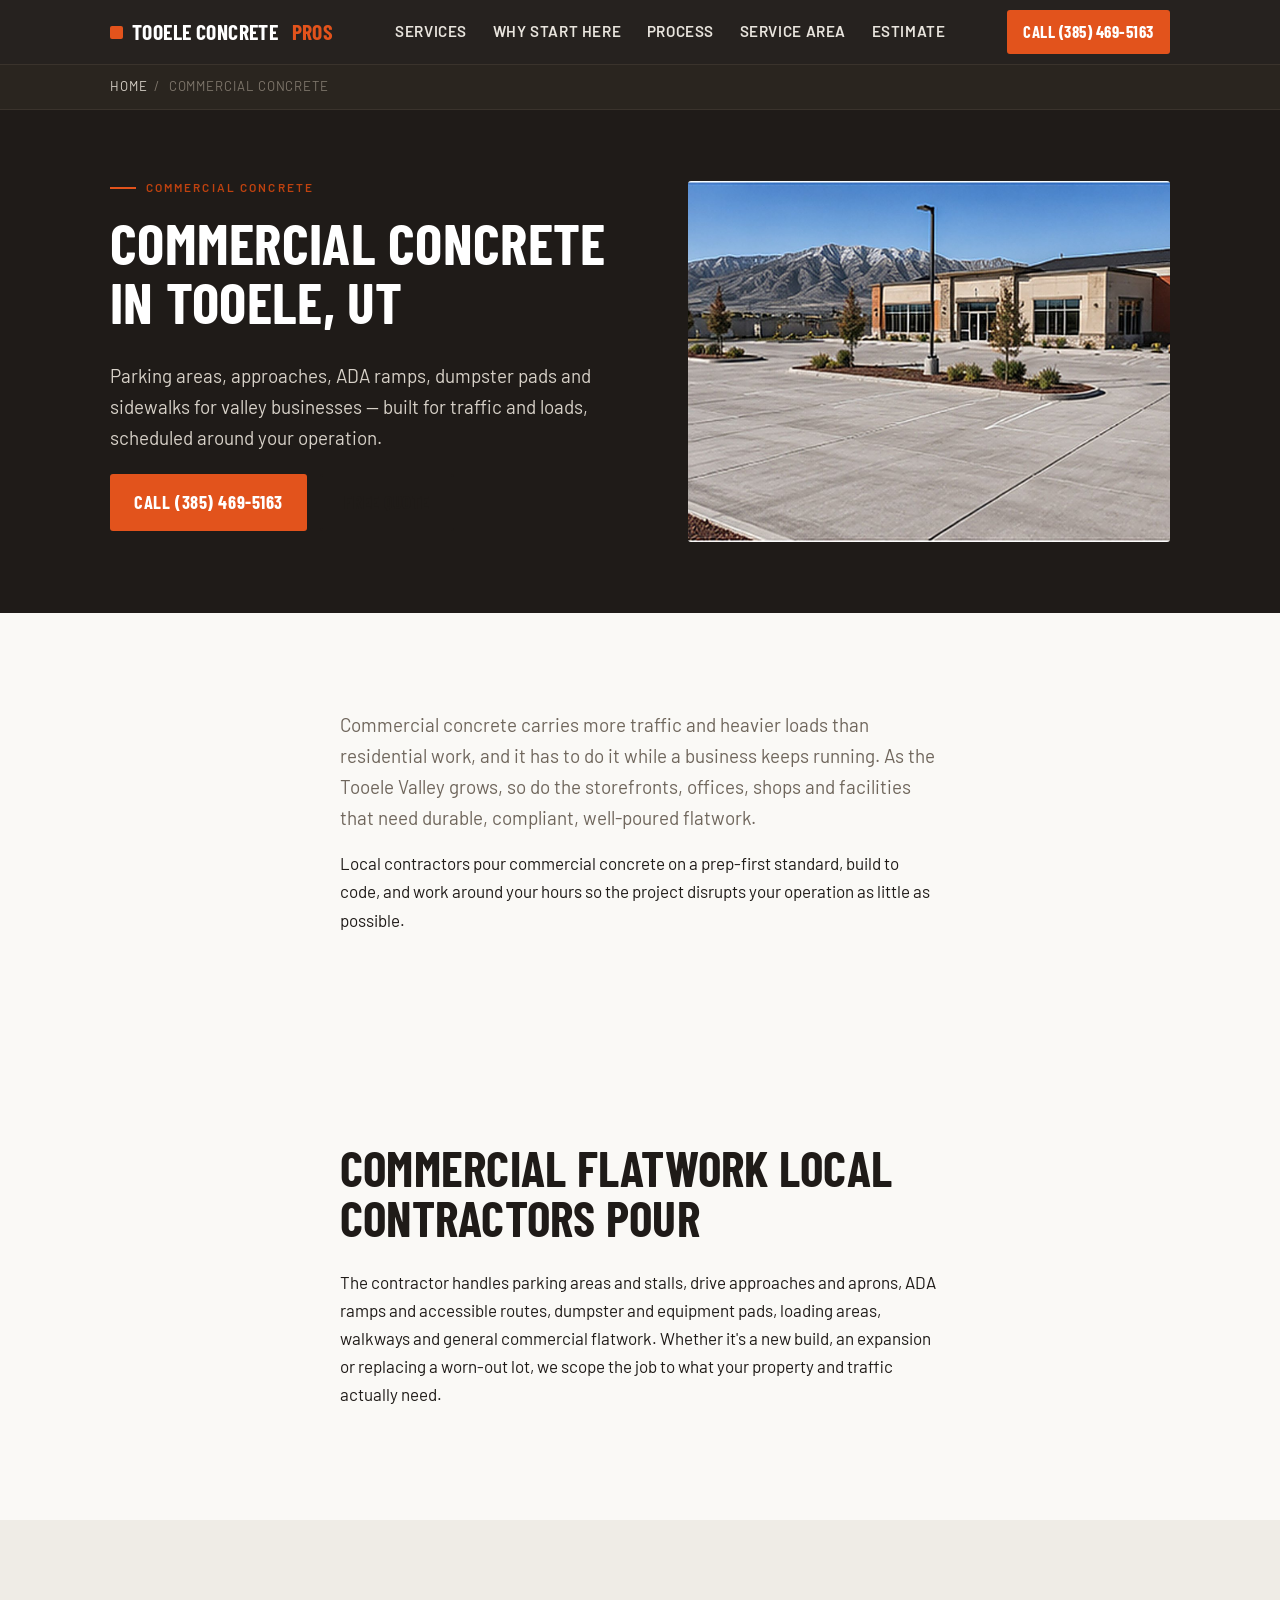
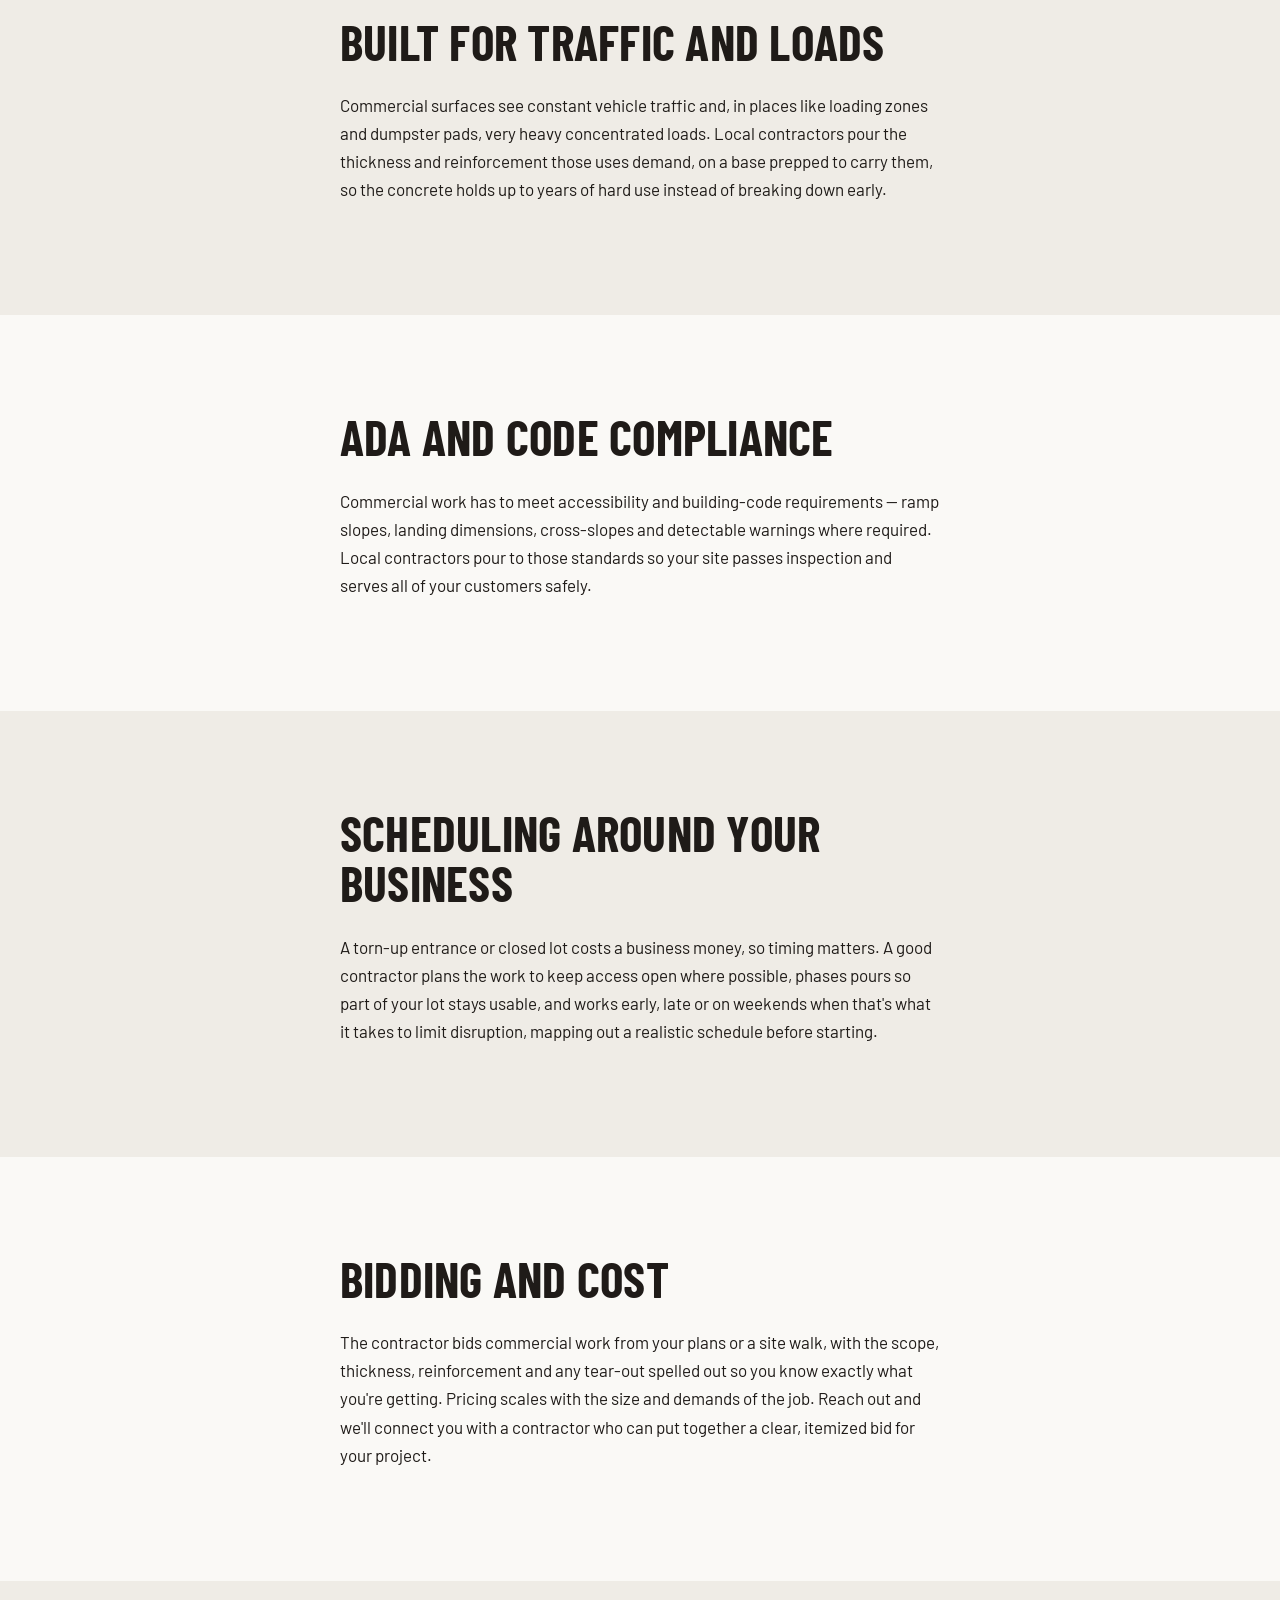
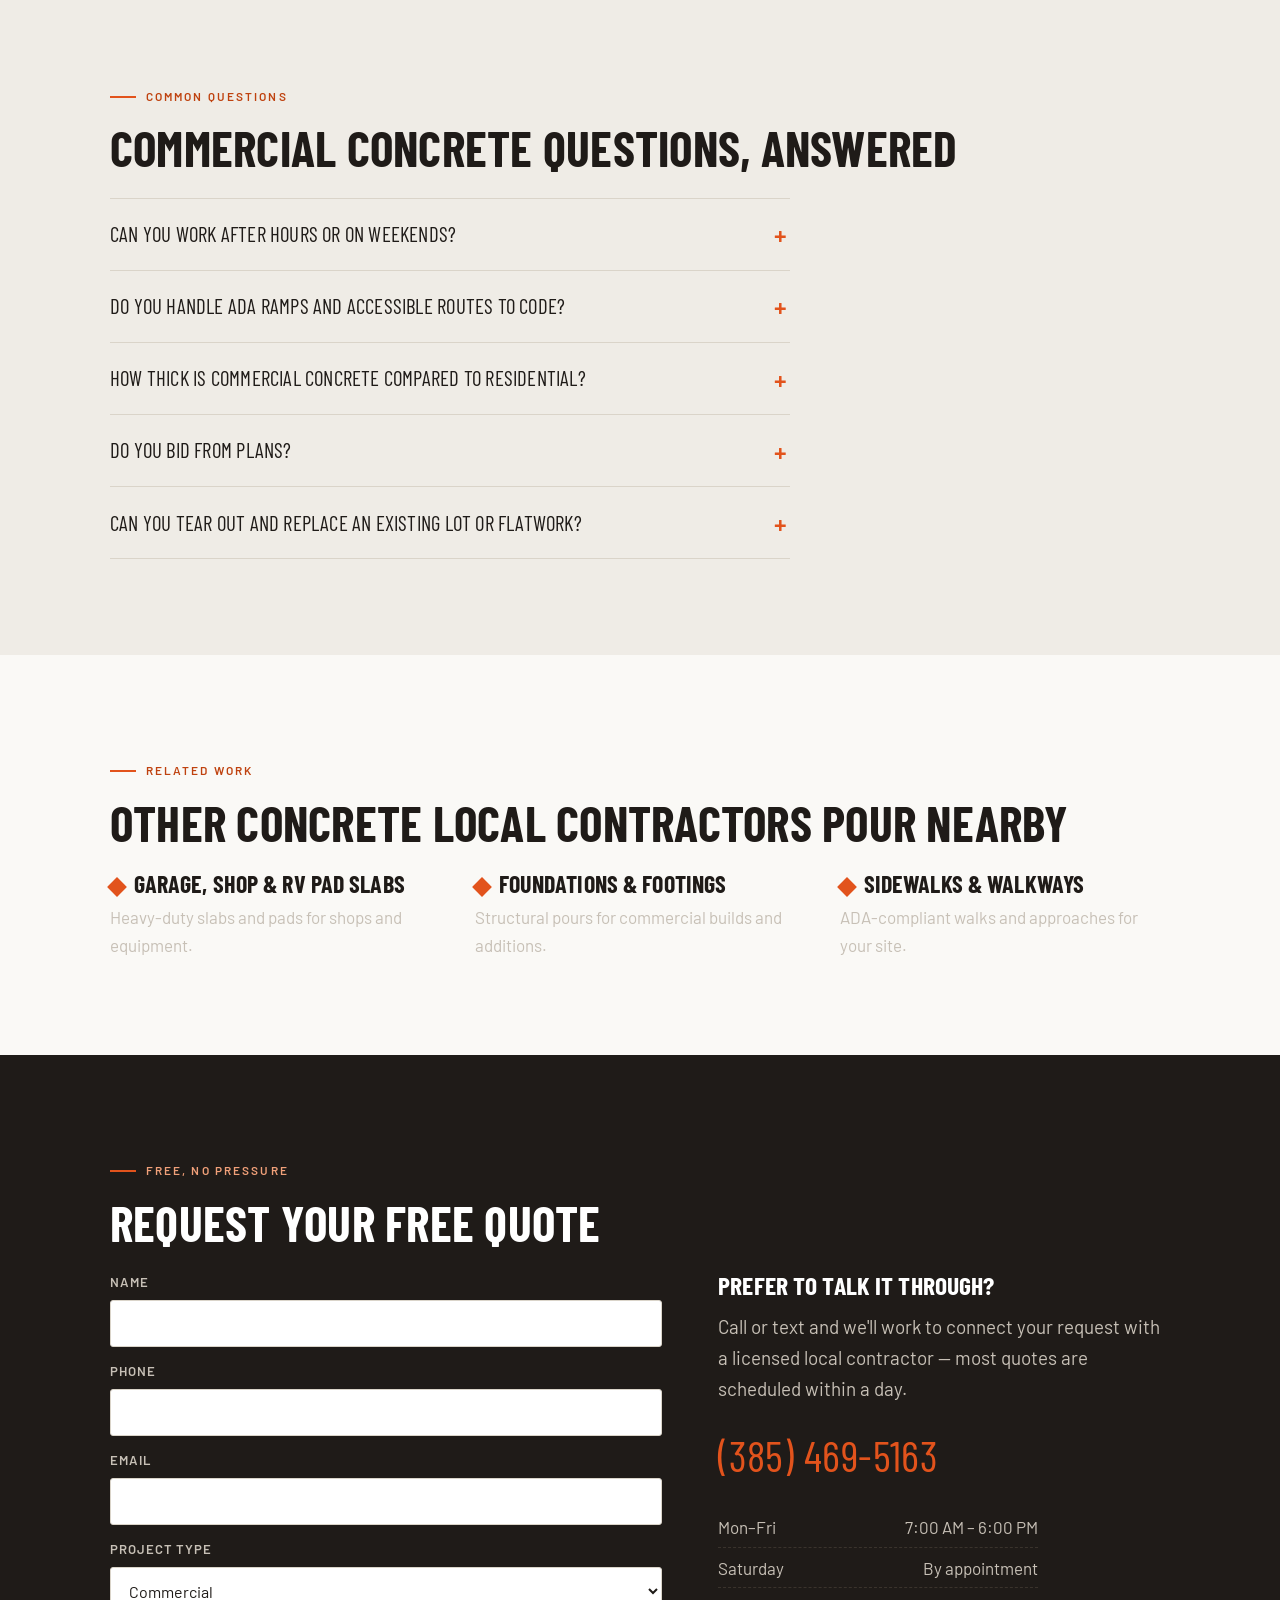
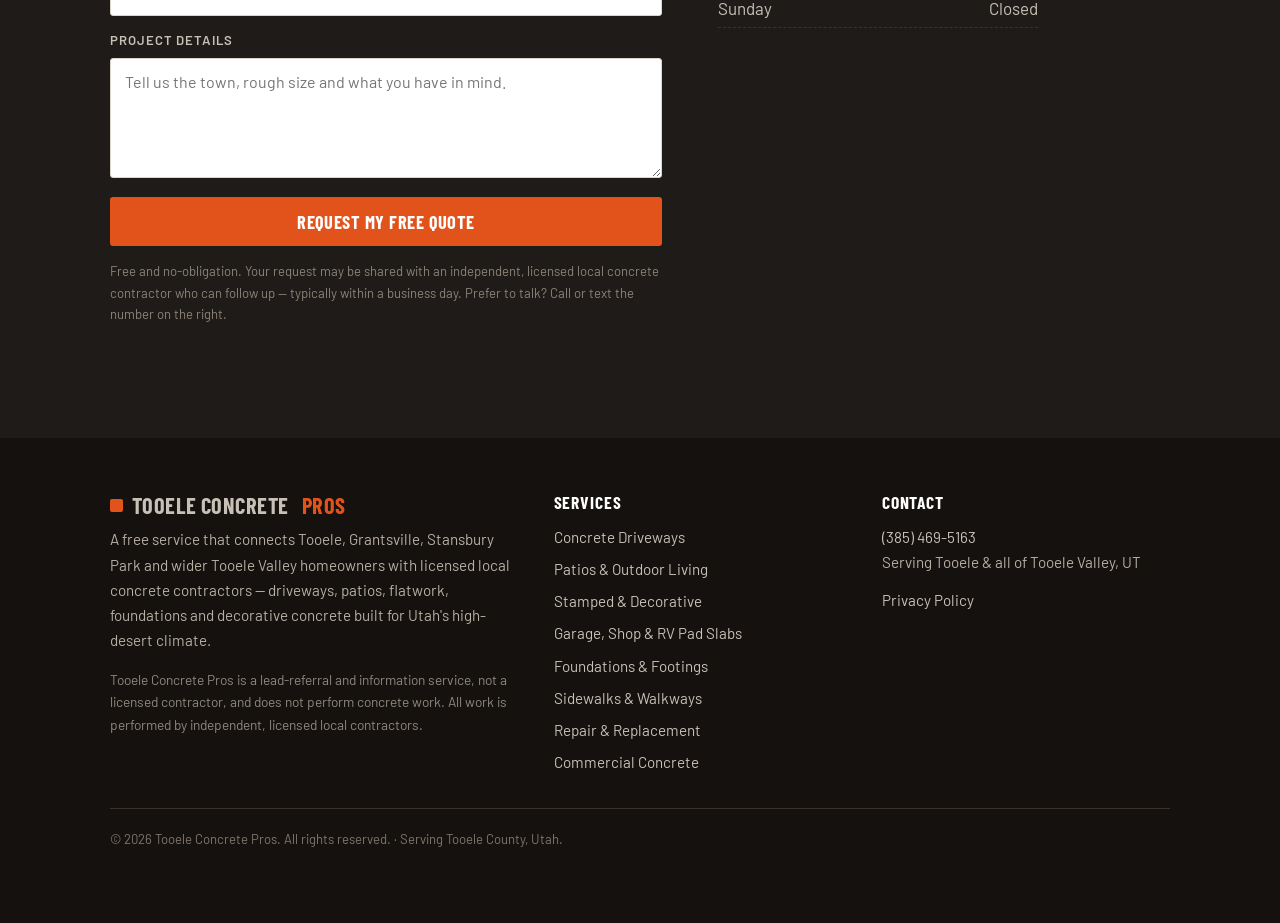
<file: commercial-concrete-tooele-ut.html>
<!DOCTYPE html>
<html lang="en">
<head>
<meta charset="UTF-8">
<meta name="viewport" content="width=device-width, initial-scale=1">
<title>Commercial Concrete in Tooele, UT | Free Bid</title>
<meta name="description" content="Commercial concrete in Tooele — parking, approaches, ADA ramps &amp; flatwork. Free bid — (385) 469-5163.">
<link rel="canonical" href="https://www.tooeleconcretepros.com/commercial-concrete-tooele-ut.html">
<meta name="robots" content="index, follow">
<meta property="og:type" content="website">
<meta property="og:site_name" content="Tooele Concrete Pros">
<meta property="og:title" content="Commercial Concrete in Tooele, UT | Free Bid">
<meta property="og:description" content="Commercial concrete in Tooele — parking, approaches, ADA ramps &amp; flatwork. Free bid — (385) 469-5163.">
<meta property="og:url" content="https://www.tooeleconcretepros.com/commercial-concrete-tooele-ut.html">
<meta property="og:image" content="https://www.tooeleconcretepros.com/commercial.jpg">
<meta name="twitter:card" content="summary_large_image">
<meta name="twitter:title" content="Commercial Concrete in Tooele, UT | Free Bid">
<meta name="twitter:description" content="Commercial concrete in Tooele — parking, approaches, ADA ramps &amp; flatwork. Free bid — (385) 469-5163.">
<meta name="twitter:image" content="https://www.tooeleconcretepros.com/commercial.jpg">
<link rel="preconnect" href="https://fonts.googleapis.com">
<link rel="preconnect" href="https://fonts.gstatic.com" crossorigin>
<link href="https://fonts.googleapis.com/css2?family=Barlow:wght@400;500;600&family=Barlow+Condensed:wght@600;700&display=swap" rel="stylesheet">
<link rel="stylesheet" href="styles.css">
<!-- GOOGLE ANALYTICS 4 — REPLACE G-59WZX1PEV6 with THIS site's own Measurement ID (Tooele property, never Cache). -->
<script async src="https://www.googletagmanager.com/gtag/js?id=G-59WZX1PEV6"></script>
<script>
  window.dataLayer = window.dataLayer || [];
  function gtag(){dataLayer.push(arguments);}
  gtag('js', new Date());
  gtag('config', 'G-59WZX1PEV6');
</script>
<script type="application/ld+json">
{
  "@context": "https://schema.org",
  "@type": "Service",
  "serviceType": "Commercial Concrete",
  "name": "Commercial Concrete in Tooele, UT",
  "url": "https://www.tooeleconcretepros.com/commercial-concrete-tooele-ut.html",
  "areaServed": [
    {
      "@type": "City",
      "name": "Tooele, UT"
    },
    {
      "@type": "City",
      "name": "Grantsville, UT"
    },
    {
      "@type": "City",
      "name": "Stansbury Park, UT"
    },
    {
      "@type": "City",
      "name": "Erda, UT"
    },
    {
      "@type": "City",
      "name": "Lake Point, UT"
    },
    {
      "@type": "City",
      "name": "Stockton, UT"
    },
    {
      "@type": "City",
      "name": "Rush Valley, UT"
    },
    {
      "@type": "City",
      "name": "Vernon, UT"
    }
  ],
  "provider": {
    "@type": "Organization",
    "@id": "https://www.tooeleconcretepros.com/#business",
    "name": "Tooele Concrete Pros",
    "url": "https://www.tooeleconcretepros.com/",
    "telephone": "+1-385-469-5163",
    "image": "https://www.tooeleconcretepros.com/hero.jpg"
  },
  "description": "Commercial concrete in Tooele, Grantsville & Stansbury Park. Parking areas, approaches, ADA ramps, dumpster pads and flatwork. Free estimates & bids."
}
</script>
<script type="application/ld+json">
{
  "@context": "https://schema.org",
  "@type": "BreadcrumbList",
  "itemListElement": [
    {
      "@type": "ListItem",
      "position": 1,
      "name": "Home",
      "item": "https://www.tooeleconcretepros.com/"
    },
    {
      "@type": "ListItem",
      "position": 2,
      "name": "Commercial Concrete",
      "item": "https://www.tooeleconcretepros.com/commercial-concrete-tooele-ut.html"
    }
  ]
}
</script>
<script type="application/ld+json">
{
  "@context": "https://schema.org",
  "@type": "FAQPage",
  "mainEntity": [
    {
      "@type": "Question",
      "name": "Can you work after hours or on weekends?",
      "acceptedAnswer": {
        "@type": "Answer",
        "text": "Yes. For businesses that can't lose access during the day, contractors schedule pours early, late or on weekends and phase the work so part of your lot or entrance stays usable. The timing is planned with you up front to keep disruption to a minimum."
      }
    },
    {
      "@type": "Question",
      "name": "Do you handle ADA ramps and accessible routes to code?",
      "acceptedAnswer": {
        "@type": "Answer",
        "text": "Yes. ADA work has specific requirements for slope, landings, cross-slope and width, and local contractors pour ramps and accessible routes to meet them so your site is compliant and passes inspection."
      }
    },
    {
      "@type": "Question",
      "name": "How thick is commercial concrete compared to residential?",
      "acceptedAnswer": {
        "@type": "Answer",
        "text": "Generally thicker and more heavily reinforced, because it carries more traffic and heavier loads. Parking areas, approaches and especially dumpster and loading pads are built up accordingly. The contractor specs each area to its actual use rather than pouring everything the same."
      }
    },
    {
      "@type": "Question",
      "name": "Do you bid from plans?",
      "acceptedAnswer": {
        "@type": "Answer",
        "text": "Yes. Local contractors typically provide itemized bids from your plans or a site walk, with scope, dimensions, thickness, reinforcement and tear-out clearly laid out, so you can compare apples to apples and know what's included."
      }
    },
    {
      "@type": "Question",
      "name": "Can you tear out and replace an existing lot or flatwork?",
      "acceptedAnswer": {
        "@type": "Answer",
        "text": "We can. We remove the failed concrete, correct whatever caused it to fail underneath \u2014 base, drainage, grading \u2014 and pour new flatwork built to last, phasing the work to keep your business running where possible."
      }
    }
  ]
}
</script>
</head>
<body>

<header class="site-header">
  <div class="wrap">
    <a class="brand" href="/"><span class="mark-dot"></span>Tooele Concrete<span>&nbsp;Pros</span></a>
    <nav class="nav" aria-label="Primary">
      <a href="/#services">Services</a>
      <a href="/#valley">Why Start Here</a>
      <a href="/#process">Process</a>
      <a href="/#area">Service Area</a>
      <a href="#quote">Estimate</a>
    </nav>
    <a class="header-call" href="tel:+13854695163" onclick="try{gtag('event','click_to_call',{source:'header'});}catch(e){}">Call (385) 469-5163</a>
  </div>
</header>

<nav class="svc-breadcrumb" aria-label="Breadcrumb">
  <div class="wrap">
    <a href="/">Home</a> <span>/</span> <span>Commercial Concrete</span>
  </div>
</nav>

<section class="svc-hero">
  <div class="wrap">
    <div class="svc-hero-grid">
      <div>
        <p class="eyebrow reveal">Commercial concrete</p>
        <h1 class="reveal">Commercial Concrete in Tooele, UT</h1>
        <p class="hero-sub reveal">Parking areas, approaches, ADA ramps, dumpster pads and sidewalks for valley businesses — built for traffic and loads, scheduled around your operation.</p>
        <div class="hero-cta reveal">
          <a class="btn btn-mark" href="tel:+13854695163" onclick="try{gtag('event','click_to_call',{source:'cta'});}catch(e){}">Call (385) 469-5163</a>
          <a class="btn btn-ghost" href="#quote">Free quote</a>
        </div>
      </div>
      <img class="svc-hero-img reveal" src="commercial.jpg" alt="Commercial concrete flatwork in Tooele County" width="800" height="600" fetchpriority="high">
    </div>
  </div>
</section>

<section class="section">
  <div class="wrap measure">
    <p class="lead reveal">Commercial concrete carries more traffic and heavier loads than residential work, and it has to do it while a business keeps running. As the Tooele Valley grows, so do the storefronts, offices, shops and facilities that need durable, compliant, well-poured flatwork.</p>
    <p class="reveal">Local contractors pour commercial concrete on a prep-first standard, build to code, and work around your hours so the project disrupts your operation as little as possible.</p>
  </div>
</section>

<section class="section">
  <div class="wrap measure">
    <h2 class="reveal">Commercial flatwork local contractors pour</h2>
    <p class="reveal">The contractor handles parking areas and stalls, drive approaches and aprons, ADA ramps and accessible routes, dumpster and equipment pads, loading areas, walkways and general commercial flatwork. Whether it's a new build, an expansion or replacing a worn-out lot, we scope the job to what your property and traffic actually need.</p>
  </div>
</section>
<section class="section band-light">
  <div class="wrap measure">
    <h2 class="reveal">Built for traffic and loads</h2>
    <p class="reveal">Commercial surfaces see constant vehicle traffic and, in places like loading zones and dumpster pads, very heavy concentrated loads. Local contractors pour the thickness and reinforcement those uses demand, on a base prepped to carry them, so the concrete holds up to years of hard use instead of breaking down early.</p>
  </div>
</section>
<section class="section">
  <div class="wrap measure">
    <h2 class="reveal">ADA and code compliance</h2>
    <p class="reveal">Commercial work has to meet accessibility and building-code requirements — ramp slopes, landing dimensions, cross-slopes and detectable warnings where required. Local contractors pour to those standards so your site passes inspection and serves all of your customers safely.</p>
  </div>
</section>
<section class="section band-light">
  <div class="wrap measure">
    <h2 class="reveal">Scheduling around your business</h2>
    <p class="reveal">A torn-up entrance or closed lot costs a business money, so timing matters. A good contractor plans the work to keep access open where possible, phases pours so part of your lot stays usable, and works early, late or on weekends when that's what it takes to limit disruption, mapping out a realistic schedule before starting.</p>
  </div>
</section>
<section class="section">
  <div class="wrap measure">
    <h2 class="reveal">Bidding and cost</h2>
    <p class="reveal">The contractor bids commercial work from your plans or a site walk, with the scope, thickness, reinforcement and any tear-out spelled out so you know exactly what you're getting. Pricing scales with the size and demands of the job. Reach out and we'll connect you with a contractor who can put together a clear, itemized bid for your project.</p>
  </div>
</section>

<section class="section band-light" id="faq">
  <div class="wrap">
    <p class="eyebrow reveal">Common questions</p>
    <h2 class="reveal">Commercial concrete questions, answered</h2>
    <div class="faq measure reveal">
      <details>
        <summary>Can you work after hours or on weekends?</summary>
        <div class="a"><p>Yes. For businesses that can't lose access during the day, contractors schedule pours early, late or on weekends and phase the work so part of your lot or entrance stays usable. The timing is planned with you up front to keep disruption to a minimum.</p></div>
      </details>
      <details>
        <summary>Do you handle ADA ramps and accessible routes to code?</summary>
        <div class="a"><p>Yes. ADA work has specific requirements for slope, landings, cross-slope and width, and local contractors pour ramps and accessible routes to meet them so your site is compliant and passes inspection.</p></div>
      </details>
      <details>
        <summary>How thick is commercial concrete compared to residential?</summary>
        <div class="a"><p>Generally thicker and more heavily reinforced, because it carries more traffic and heavier loads. Parking areas, approaches and especially dumpster and loading pads are built up accordingly. The contractor specs each area to its actual use rather than pouring everything the same.</p></div>
      </details>
      <details>
        <summary>Do you bid from plans?</summary>
        <div class="a"><p>Yes. Local contractors typically provide itemized bids from your plans or a site walk, with scope, dimensions, thickness, reinforcement and tear-out clearly laid out, so you can compare apples to apples and know what's included.</p></div>
      </details>
      <details>
        <summary>Can you tear out and replace an existing lot or flatwork?</summary>
        <div class="a"><p>We can. We remove the failed concrete, correct whatever caused it to fail underneath — base, drainage, grading — and pour new flatwork built to last, phasing the work to keep your business running where possible.</p></div>
      </details>
    </div>
  </div>
</section>

<section class="section">
  <div class="wrap">
    <p class="eyebrow reveal">Related work</p>
    <h2 class="reveal">Other concrete local contractors pour nearby</h2>
    <div class="cols three" style="margin-top:1.5rem">
        <div class="value reveal"><h3><a href="concrete-slabs-tooele-ut.html" style="color:inherit">Garage, Shop &amp; RV Pad Slabs</a></h3><p>Heavy-duty slabs and pads for shops and equipment.</p></div>
        <div class="value reveal"><h3><a href="foundations-tooele-ut.html" style="color:inherit">Foundations &amp; Footings</a></h3><p>Structural pours for commercial builds and additions.</p></div>
        <div class="value reveal"><h3><a href="sidewalks-tooele-ut.html" style="color:inherit">Sidewalks &amp; Walkways</a></h3><p>ADA-compliant walks and approaches for your site.</p></div>
    </div>
  </div>
</section>

<section class="section band-dark on-dark" id="quote">
  <div class="wrap">
    <p class="eyebrow reveal">Free, no pressure</p>
    <h2 class="reveal">Request your free quote</h2>
    <div class="quote-grid">
      <form class="lead-form reveal" action="https://formspree.io/f/xvzjgpga" method="POST" onsubmit="try{gtag('event','generate_lead',{form:'quote_request'});}catch(e){}">
        <label for="name">Name</label>
        <input id="name" type="text" name="name" autocomplete="name" required>
        <label for="phone">Phone</label>
        <input id="phone" type="tel" name="phone" autocomplete="tel" required>
        <label for="email">Email</label>
        <input id="email" type="email" name="email" autocomplete="email">
        <label for="project">Project type</label>
        <select id="project" name="project">
          <option>Driveway</option>
          <option>Patio / Outdoor living</option>
          <option>Stamped / Decorative</option>
          <option>Garage / Shop / RV pad slab</option>
          <option>Foundation / Footings</option>
          <option>Sidewalk / Walkway</option>
          <option>Repair / Replacement</option>
          <option selected>Commercial</option>
        </select>
        <label for="message">Project details</label>
        <textarea id="message" name="message" placeholder="Tell us the town, rough size and what you have in mind."></textarea>
        <input type="hidden" name="_subject" value="New estimate request — Tooele Concrete Pros">
        <button class="btn btn-mark" type="submit">Request my free quote</button>
        <p class="form-note">Free and no-obligation. Your request may be shared with an independent, licensed local concrete contractor who can follow up — typically within a business day. Prefer to talk? Call or text the number on the right.</p>
      </form>
      <div class="contact-card reveal">
        <h3>Prefer to talk it through?</h3>
        <p class="lead">Call or text and we'll work to connect your request with a licensed local contractor &mdash; most quotes are scheduled within a day.</p>
        <a class="big-call" href="tel:+13854695163" onclick="try{gtag('event','click_to_call',{source:'contact_card'});}catch(e){}">(385) 469-5163</a>
        <ul class="hours">
          <li><span>Mon&ndash;Fri</span><span>7:00 AM &ndash; 6:00 PM</span></li>
          <li><span>Saturday</span><span>By appointment</span></li>
          <li><span>Sunday</span><span>Closed</span></li>
        </ul>
      </div>
    </div>
  </div>
</section>

<footer class="site-footer">
  <div class="wrap">
    <div class="foot-grid">
      <div class="foot-brand">
        <a class="brand" href="/"><span class="mark-dot"></span>Tooele Concrete<span>&nbsp;Pros</span></a>
        <p>A free service that connects Tooele, Grantsville, Stansbury Park and wider Tooele Valley homeowners with licensed local concrete contractors &mdash; driveways, patios, flatwork, foundations and decorative concrete built for Utah's high-desert climate.</p>
        <p style="font-size:.9em;opacity:.75">Tooele Concrete Pros is a lead-referral and information service, not a licensed contractor, and does not perform concrete work. All work is performed by independent, licensed local contractors.</p>
      </div>
      <div>
        <h4>Services</h4>
        <ul class="foot-links">
          <li><a href="driveways-tooele-ut.html">Concrete Driveways</a></li>
          <li><a href="patios-tooele-ut.html">Patios &amp; Outdoor Living</a></li>
          <li><a href="stamped-concrete-tooele-ut.html">Stamped &amp; Decorative</a></li>
          <li><a href="concrete-slabs-tooele-ut.html">Garage, Shop &amp; RV Pad Slabs</a></li>
          <li><a href="foundations-tooele-ut.html">Foundations &amp; Footings</a></li>
          <li><a href="sidewalks-tooele-ut.html">Sidewalks &amp; Walkways</a></li>
          <li><a href="concrete-repair-tooele-ut.html">Repair &amp; Replacement</a></li>
          <li><a href="commercial-concrete-tooele-ut.html">Commercial Concrete</a></li>
        </ul>
      </div>
      <div>
        <h4>Contact</h4>
        <address class="foot-nap">
          <a href="tel:+13854695163">(385) 469-5163</a><br>
          Serving Tooele &amp; all of Tooele Valley, UT
        </address>
        <p style="margin-top:.75rem"><a href="privacy-policy.html">Privacy Policy</a></p>
      </div>
    </div>
    <p class="foot-legal">&copy; <span id="yr">2026</span> Tooele Concrete Pros. All rights reserved. &middot; Serving Tooele County, Utah.</p>
  </div>
</footer>

<div class="callbar">
  <a class="cb-call" href="tel:+13854695163" onclick="try{gtag('event','click_to_call',{source:'callbar'});}catch(e){}">&#9742; Call now</a>
  <a class="cb-form" href="#quote">Free quote</a>
</div>

<script>
  document.getElementById('yr').textContent = new Date().getFullYear();
  (function(){
    var els = document.querySelectorAll('.reveal');
    if (!('IntersectionObserver' in window) || matchMedia('(prefers-reduced-motion: reduce)').matches){
      els.forEach(function(e){ e.classList.add('in'); }); return;
    }
    var io = new IntersectionObserver(function(entries){
      entries.forEach(function(en){ if(en.isIntersecting){ en.target.classList.add('in'); io.unobserve(en.target); } });
    }, { threshold: 0.12 });
    els.forEach(function(e){ io.observe(e); });
  })();
</script>
</body>
</html>
</file>
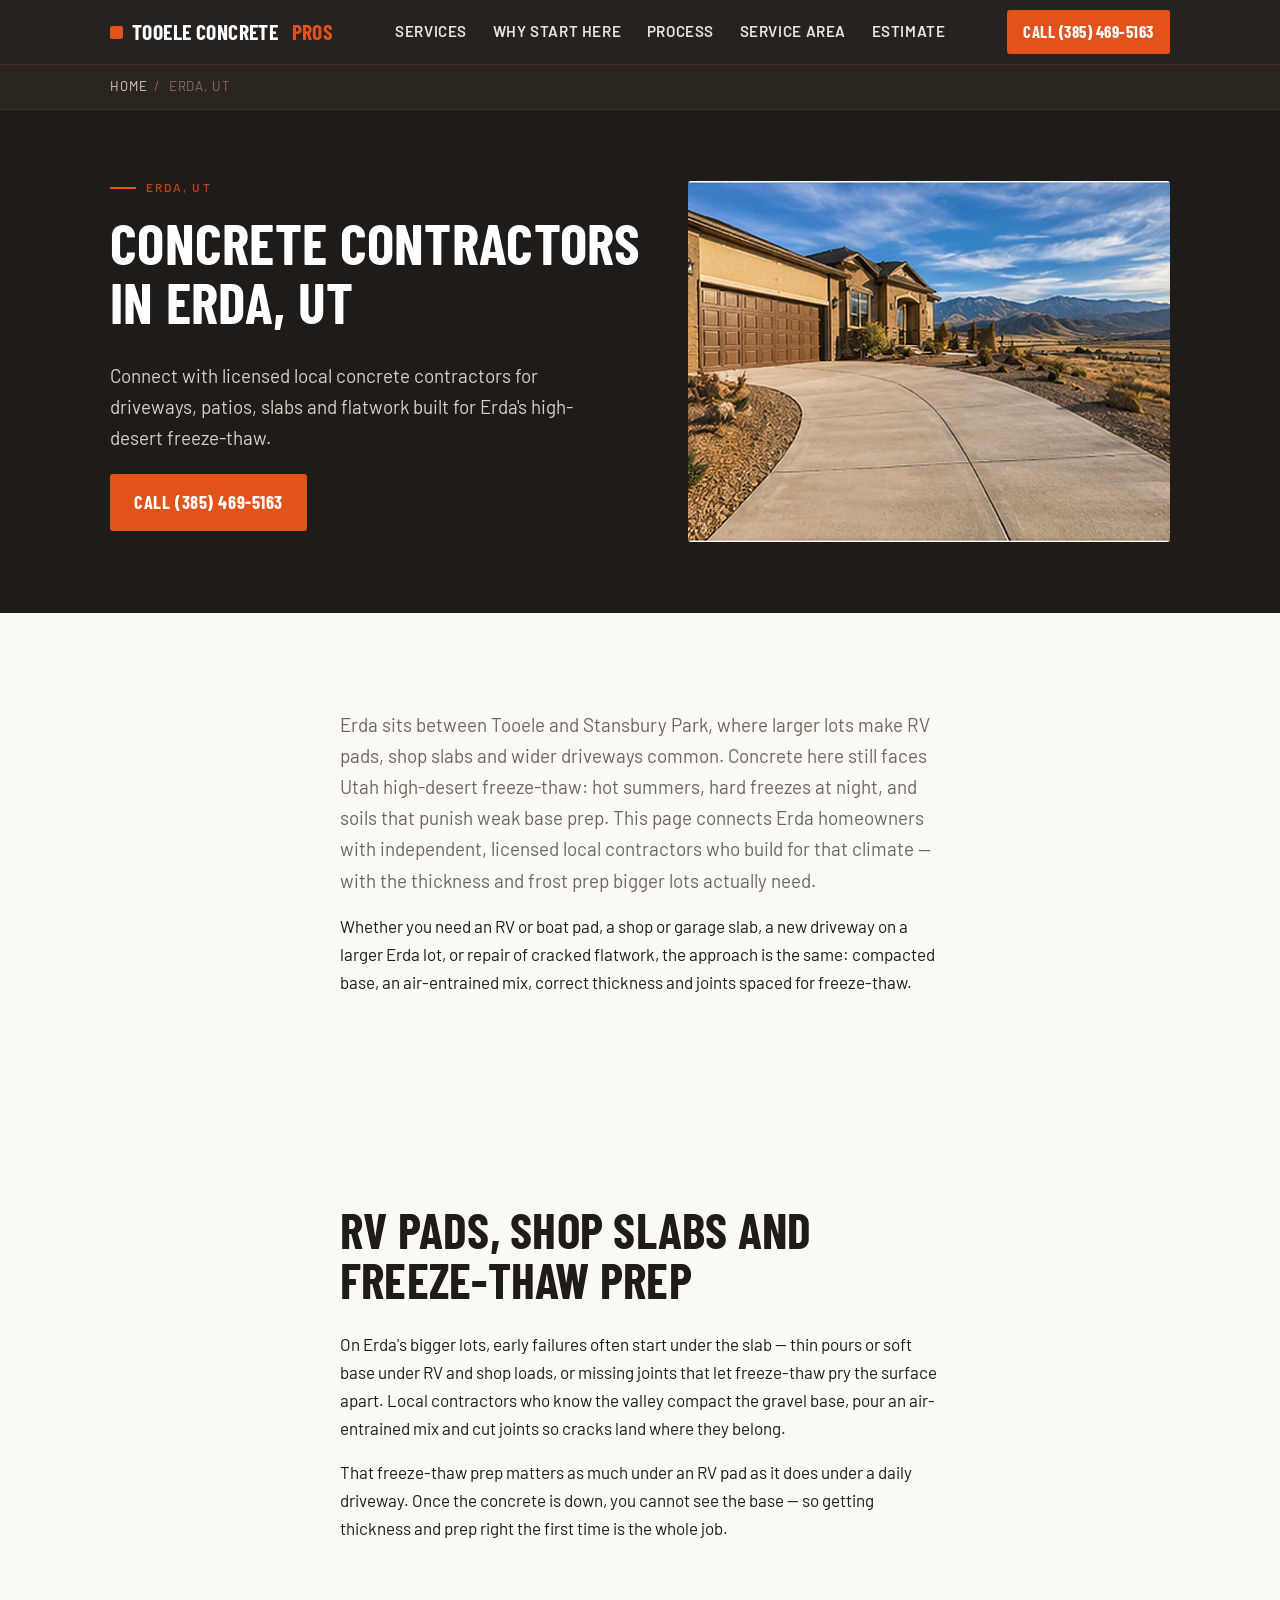
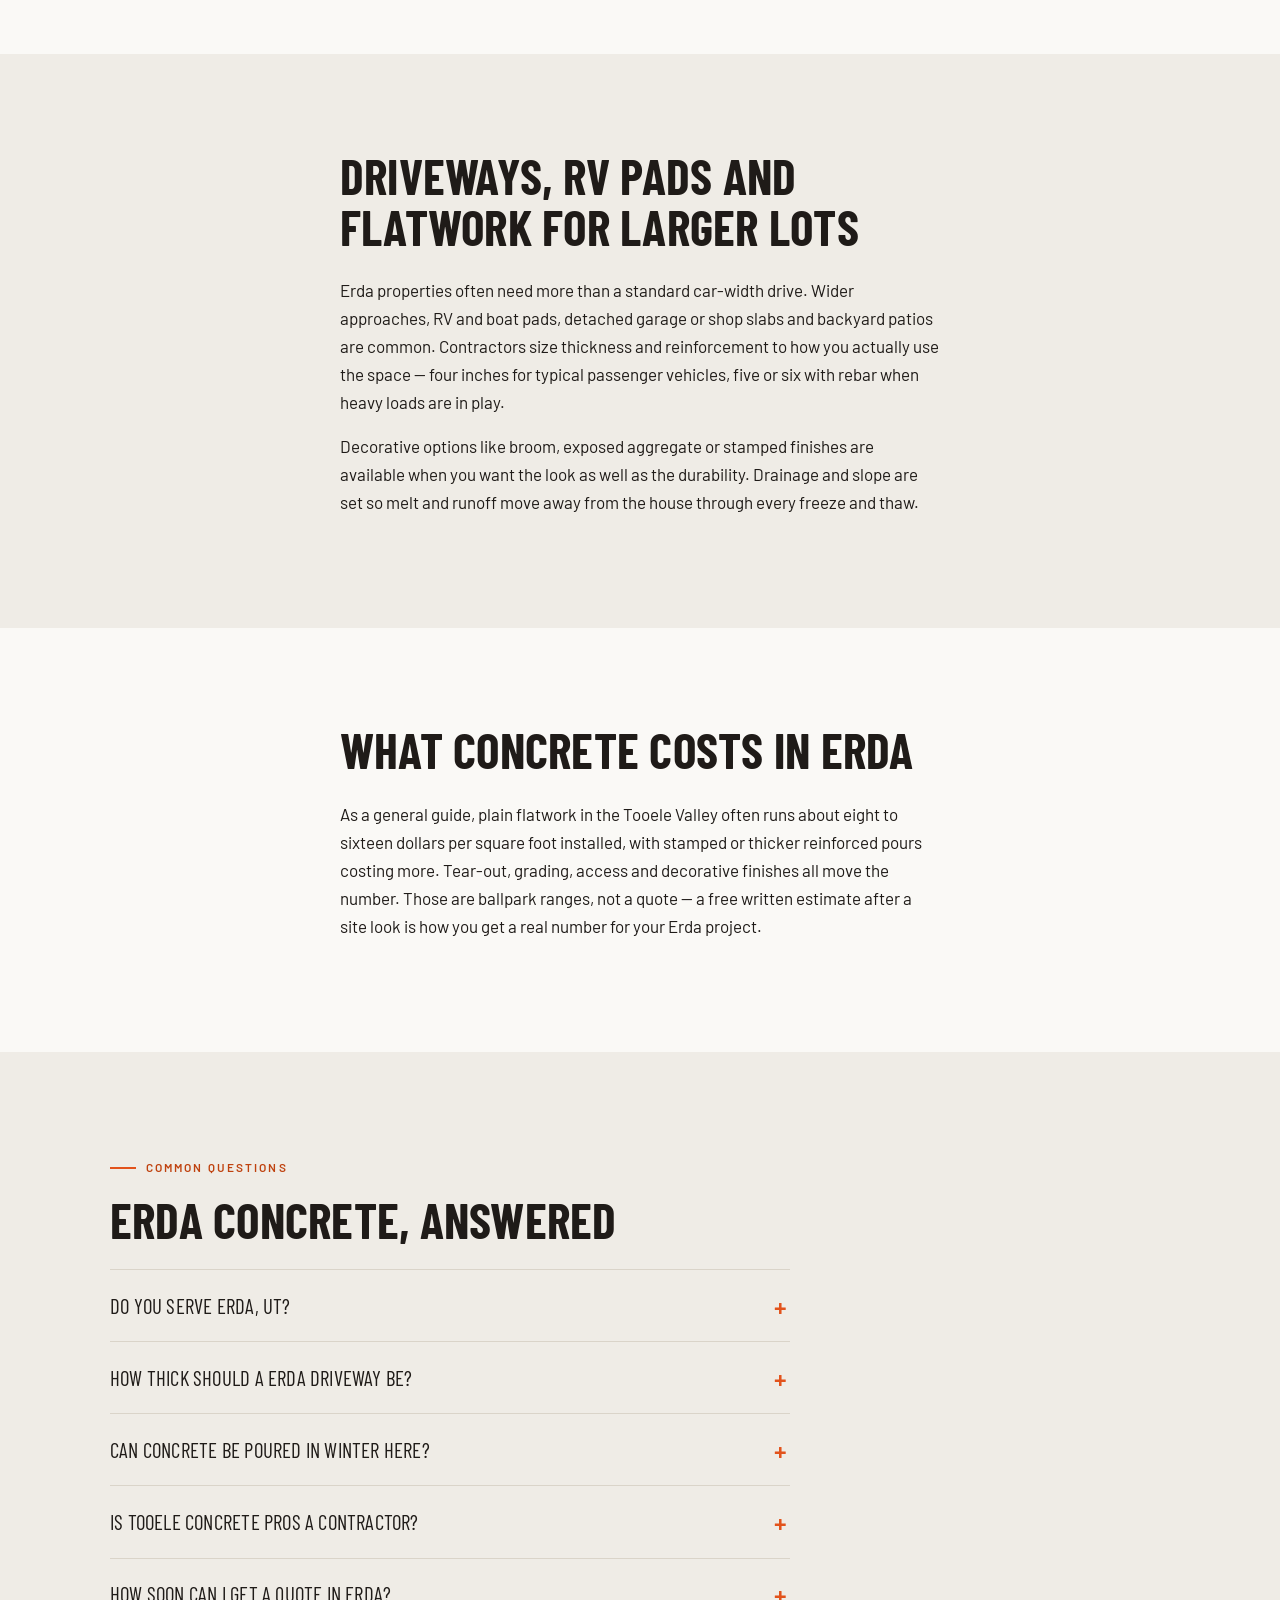
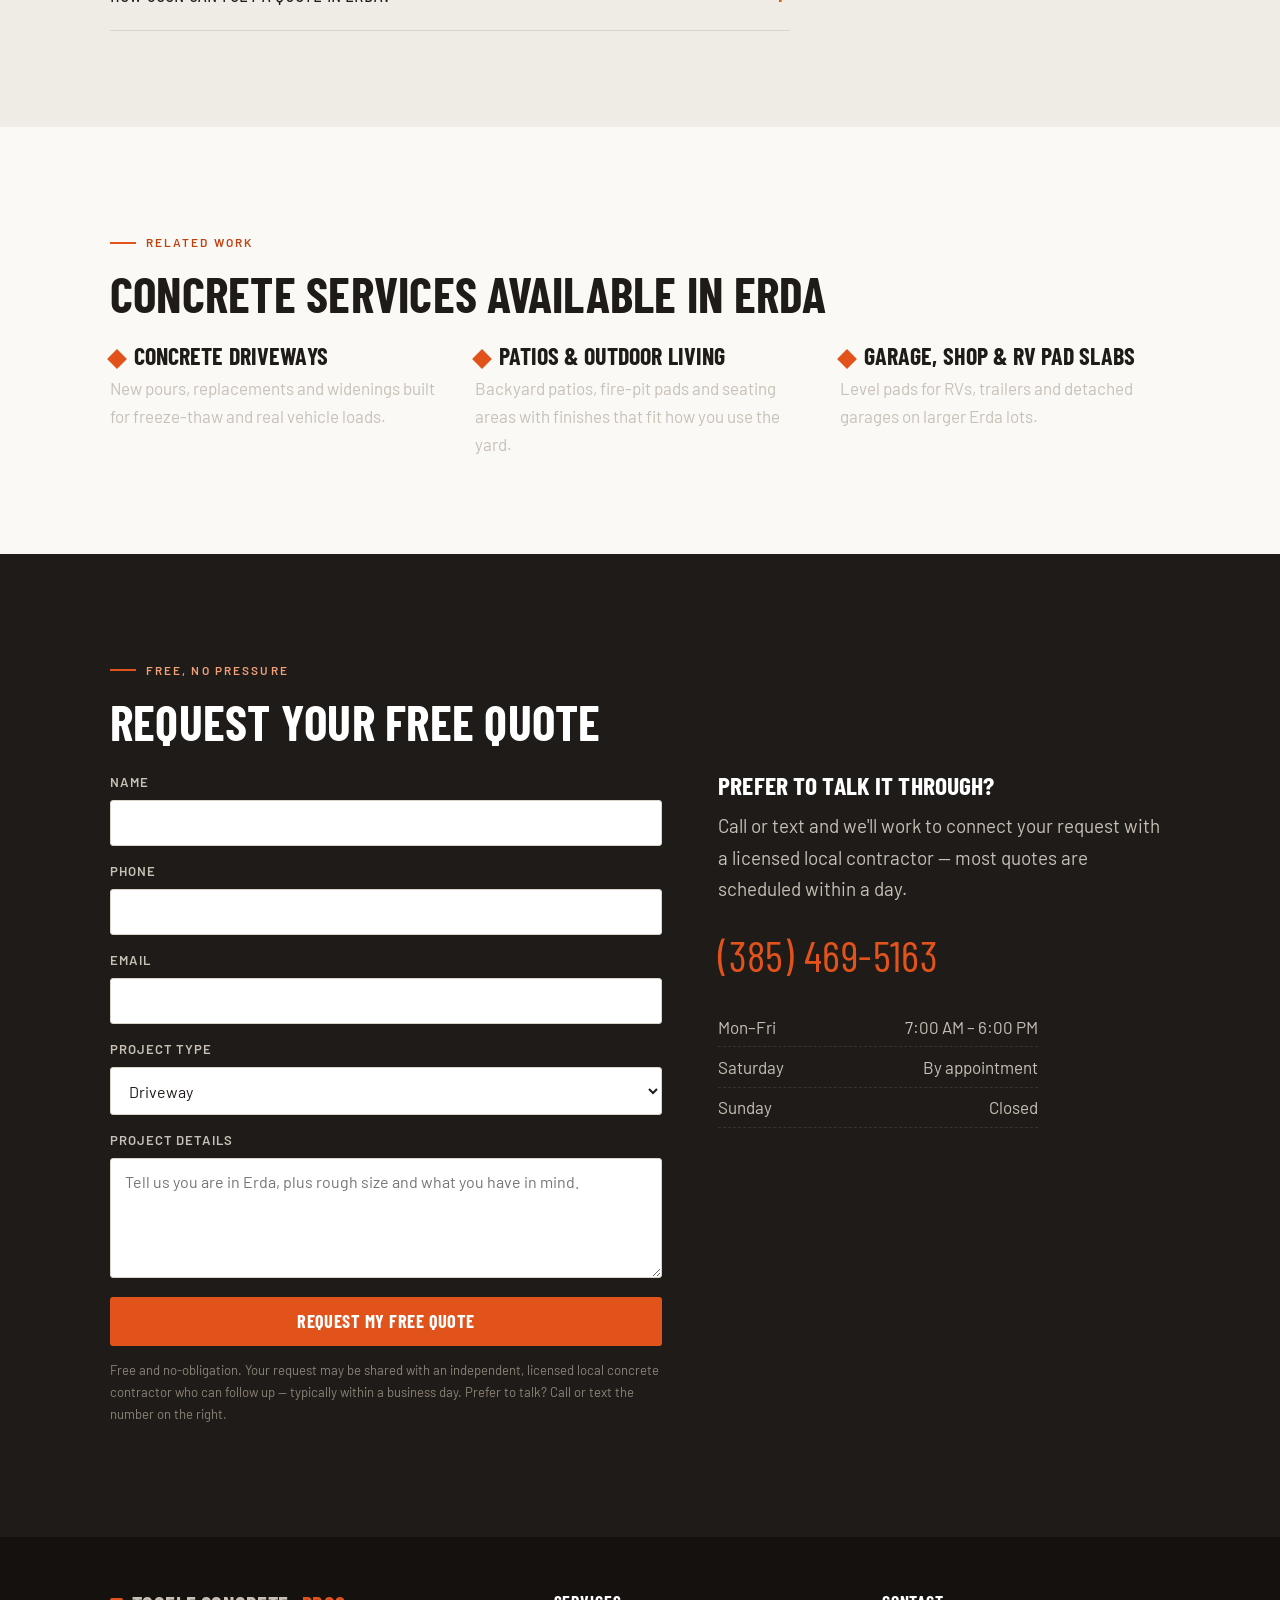
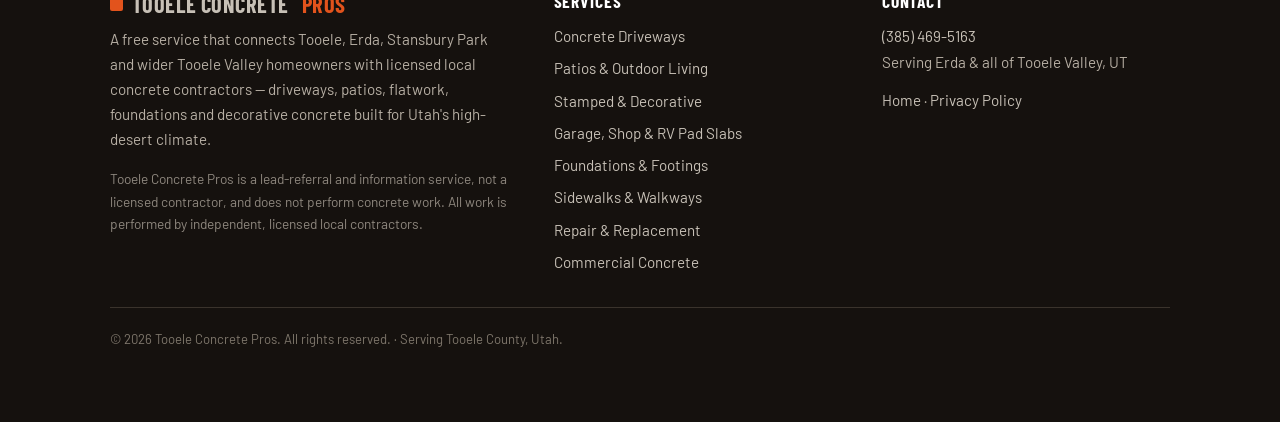
<file: concrete-erda-ut.html>
<!DOCTYPE html>
<html lang="en">
<head>
<meta charset="UTF-8">
<meta name="viewport" content="width=device-width, initial-scale=1">
<title>Concrete Contractors in Erda, UT | Tooele Concrete Pros</title>
<meta name="description" content="Driveways, patios &amp; flatwork in Erda, UT. Free quotes — (385) 469-5163.">
<link rel="canonical" href="https://www.tooeleconcretepros.com/concrete-erda-ut.html">
<meta name="robots" content="index, follow">
<meta property="og:type" content="website">
<meta property="og:site_name" content="Tooele Concrete Pros">
<meta property="og:title" content="Concrete Contractors in Erda, UT | Tooele Concrete Pros">
<meta property="og:description" content="Driveways, patios &amp; flatwork in Erda, UT. Free quotes — (385) 469-5163.">
<meta property="og:url" content="https://www.tooeleconcretepros.com/concrete-erda-ut.html">
<meta property="og:image" content="https://www.tooeleconcretepros.com/hero.jpg">
<meta name="twitter:card" content="summary_large_image">
<meta name="twitter:title" content="Concrete Contractors in Erda, UT | Tooele Concrete Pros">
<meta name="twitter:description" content="Driveways, patios &amp; flatwork in Erda, UT. Free quotes — (385) 469-5163.">
<meta name="twitter:image" content="https://www.tooeleconcretepros.com/hero.jpg">
<link rel="preconnect" href="https://fonts.googleapis.com">
<link rel="preconnect" href="https://fonts.gstatic.com" crossorigin>
<link href="https://fonts.googleapis.com/css2?family=Barlow:wght@400;500;600&family=Barlow+Condensed:wght@600;700&display=swap" rel="stylesheet">
<link rel="stylesheet" href="styles.css">
<!-- GOOGLE ANALYTICS 4 — REPLACE G-59WZX1PEV6 with THIS site's own Measurement ID (Tooele property, never Cache). -->
<script async src="https://www.googletagmanager.com/gtag/js?id=G-59WZX1PEV6"></script>
<script>
  window.dataLayer = window.dataLayer || [];
  function gtag(){dataLayer.push(arguments);}
  gtag('js', new Date());
  gtag('config', 'G-59WZX1PEV6');
</script>
<script type="application/ld+json">
{
  "@context": "https://schema.org",
  "@type": "Service",
  "serviceType": "Concrete Contractor Referral",
  "name": "Concrete Contractors in Erda, UT",
  "url": "https://www.tooeleconcretepros.com/concrete-erda-ut.html",
  "areaServed": {
    "@type": "City",
    "name": "Erda, UT"
  },
  "provider": {
    "@type": "Organization",
    "@id": "https://www.tooeleconcretepros.com/#business",
    "name": "Tooele Concrete Pros",
    "url": "https://www.tooeleconcretepros.com/",
    "telephone": "+1-385-469-5163",
    "image": "https://www.tooeleconcretepros.com/hero.jpg"
  },
  "description": "Driveways, patios & flatwork in Erda, UT. Free quotes \u2014 (385) 469-5163."
}
</script>
<script type="application/ld+json">
{
  "@context": "https://schema.org",
  "@type": "BreadcrumbList",
  "itemListElement": [
    {
      "@type": "ListItem",
      "position": 1,
      "name": "Home",
      "item": "https://www.tooeleconcretepros.com/"
    },
    {
      "@type": "ListItem",
      "position": 2,
      "name": "Concrete Contractors in Erda, UT",
      "item": "https://www.tooeleconcretepros.com/concrete-erda-ut.html"
    }
  ]
}
</script>
<script type="application/ld+json">
{
  "@context": "https://schema.org",
  "@type": "FAQPage",
  "mainEntity": [
    {
      "@type": "Question",
      "name": "Do you serve Erda, UT?",
      "acceptedAnswer": {
        "@type": "Answer",
        "text": "Yes. Local contractors connected through this site pour throughout Erda and the wider Tooele Valley. Call or request a quote and we will work to match your project with a licensed contractor who covers your area."
      }
    },
    {
      "@type": "Question",
      "name": "How thick should a Erda driveway be?",
      "acceptedAnswer": {
        "@type": "Answer",
        "text": "A standard residential driveway is usually four inches over a compacted gravel base. If you park an RV, boat, work trailer or heavy trucks \u2014 common on larger Erda lots \u2014 contractors often step up to five or six inches with reinforcement. The right spec depends on how you use the drive."
      }
    },
    {
      "@type": "Question",
      "name": "Can concrete be poured in winter here?",
      "acceptedAnswer": {
        "@type": "Answer",
        "text": "Yes, with precautions. Contractors avoid pouring into a hard freeze when possible, and in cold weather they use mix adjustments, blankets and timing to protect the cure. Late spring through fall is easiest; they will tell you honestly if waiting a few weeks gives a better result."
      }
    },
    {
      "@type": "Question",
      "name": "Is Tooele Concrete Pros a contractor?",
      "acceptedAnswer": {
        "@type": "Answer",
        "text": "No. Tooele Concrete Pros is a lead-referral and information service. We do not perform concrete work. Your request may be shared with an independent, licensed local concrete contractor who can follow up with a free quote."
      }
    },
    {
      "@type": "Question",
      "name": "How soon can I get a quote in Erda?",
      "acceptedAnswer": {
        "@type": "Answer",
        "text": "Most requests are followed up within a business day. Prefer to talk now? Call or text (385) 469-5163."
      }
    }
  ]
}
</script>
</head>
<body>

<header class="site-header">
  <div class="wrap">
    <a class="brand" href="/"><span class="mark-dot"></span>Tooele Concrete<span>&nbsp;Pros</span></a>
    <nav class="nav" aria-label="Primary">
      <a href="/#services">Services</a>
      <a href="/#valley">Why Start Here</a>
      <a href="/#process">Process</a>
      <a href="/#area">Service Area</a>
      <a href="#quote">Estimate</a>
    </nav>
    <a class="header-call" href="tel:+13854695163" onclick="try{gtag('event','click_to_call',{source:'header'});}catch(e){}">Call (385) 469-5163</a>
  </div>
</header>

<nav class="svc-breadcrumb" aria-label="Breadcrumb">
  <div class="wrap">
    <a href="/">Home</a> <span>/</span> <span>Erda, UT</span>
  </div>
</nav>

<section class="svc-hero">
  <div class="wrap">
    <div class="svc-hero-grid">
      <div>
        <p class="eyebrow reveal">Erda, UT</p>
        <h1 class="reveal">Concrete Contractors in Erda, UT</h1>
        <p class="hero-sub reveal">Connect with licensed local concrete contractors for driveways, patios, slabs and flatwork built for Erda's high-desert freeze-thaw.</p>
        <div class="hero-cta reveal">
          <a class="btn btn-mark" href="tel:+13854695163" onclick="try{gtag('event','click_to_call',{source:'cta'});}catch(e){}">Call (385) 469-5163</a>
          <a class="btn btn-ghost" href="#quote">Free quote</a>
        </div>
      </div>
      <img class="svc-hero-img reveal" src="hero.jpg" alt="Concrete flatwork for homes in Erda, Utah" width="800" height="600" fetchpriority="high">
    </div>
  </div>
</section>

<section class="section">
  <div class="wrap measure">
    <p class="lead reveal">Erda sits between Tooele and Stansbury Park, where larger lots make RV pads, shop slabs and wider driveways common. Concrete here still faces Utah high-desert freeze-thaw: hot summers, hard freezes at night, and soils that punish weak base prep. This page connects Erda homeowners with independent, licensed local contractors who build for that climate — with the thickness and frost prep bigger lots actually need.</p>
    <p class="reveal">Whether you need an RV or boat pad, a shop or garage slab, a new driveway on a larger Erda lot, or repair of cracked flatwork, the approach is the same: compacted base, an air-entrained mix, correct thickness and joints spaced for freeze-thaw.</p>
  </div>
</section>
<section class="section">
  <div class="wrap measure">
    <h2 class="reveal">RV pads, shop slabs and freeze-thaw prep</h2>
    <p class="reveal">On Erda's bigger lots, early failures often start under the slab — thin pours or soft base under RV and shop loads, or missing joints that let freeze-thaw pry the surface apart. Local contractors who know the valley compact the gravel base, pour an air-entrained mix and cut joints so cracks land where they belong.</p>
    <p class="reveal">That freeze-thaw prep matters as much under an RV pad as it does under a daily driveway. Once the concrete is down, you cannot see the base — so getting thickness and prep right the first time is the whole job.</p>
  </div>
</section>
<section class="section band-light">
  <div class="wrap measure">
    <h2 class="reveal">Driveways, RV pads and flatwork for larger lots</h2>
    <p class="reveal">Erda properties often need more than a standard car-width drive. Wider approaches, RV and boat pads, detached garage or shop slabs and backyard patios are common. Contractors size thickness and reinforcement to how you actually use the space — four inches for typical passenger vehicles, five or six with rebar when heavy loads are in play.</p>
    <p class="reveal">Decorative options like broom, exposed aggregate or stamped finishes are available when you want the look as well as the durability. Drainage and slope are set so melt and runoff move away from the house through every freeze and thaw.</p>
  </div>
</section>
<section class="section">
  <div class="wrap measure">
    <h2 class="reveal">What concrete costs in Erda</h2>
    <p class="reveal">As a general guide, plain flatwork in the Tooele Valley often runs about eight to sixteen dollars per square foot installed, with stamped or thicker reinforced pours costing more. Tear-out, grading, access and decorative finishes all move the number. Those are ballpark ranges, not a quote — a free written estimate after a site look is how you get a real number for your Erda project.</p>
  </div>
</section>

<section class="section band-light" id="faq">
  <div class="wrap">
    <p class="eyebrow reveal">Common questions</p>
    <h2 class="reveal">Erda concrete, answered</h2>
    <div class="faq measure reveal">
      <details>
        <summary>Do you serve Erda, UT?</summary>
        <div class="a"><p>Yes. Local contractors connected through this site pour throughout Erda and the wider Tooele Valley. Call or request a quote and we will work to match your project with a licensed contractor who covers your area.</p></div>
      </details>
      <details>
        <summary>How thick should a Erda driveway be?</summary>
        <div class="a"><p>A standard residential driveway is usually four inches over a compacted gravel base. If you park an RV, boat, work trailer or heavy trucks — common on larger Erda lots — contractors often step up to five or six inches with reinforcement. The right spec depends on how you use the drive.</p></div>
      </details>
      <details>
        <summary>Can concrete be poured in winter here?</summary>
        <div class="a"><p>Yes, with precautions. Contractors avoid pouring into a hard freeze when possible, and in cold weather they use mix adjustments, blankets and timing to protect the cure. Late spring through fall is easiest; they will tell you honestly if waiting a few weeks gives a better result.</p></div>
      </details>
      <details>
        <summary>Is Tooele Concrete Pros a contractor?</summary>
        <div class="a"><p>No. Tooele Concrete Pros is a lead-referral and information service. We do not perform concrete work. Your request may be shared with an independent, licensed local concrete contractor who can follow up with a free quote.</p></div>
      </details>
      <details>
        <summary>How soon can I get a quote in Erda?</summary>
        <div class="a"><p>Most requests are followed up within a business day. Prefer to talk now? Call or text (385) 469-5163.</p></div>
      </details>
    </div>
  </div>
</section>

<section class="section">
  <div class="wrap">
    <p class="eyebrow reveal">Related work</p>
    <h2 class="reveal">Concrete services available in Erda</h2>
    <div class="cols three" style="margin-top:1.5rem">
        <div class="value reveal"><h3><a href="driveways-tooele-ut.html" style="color:inherit">Concrete Driveways</a></h3><p>New pours, replacements and widenings built for freeze-thaw and real vehicle loads.</p></div>
        <div class="value reveal"><h3><a href="patios-tooele-ut.html" style="color:inherit">Patios &amp; Outdoor Living</a></h3><p>Backyard patios, fire-pit pads and seating areas with finishes that fit how you use the yard.</p></div>
        <div class="value reveal"><h3><a href="concrete-slabs-tooele-ut.html" style="color:inherit">Garage, Shop &amp; RV Pad Slabs</a></h3><p>Level pads for RVs, trailers and detached garages on larger Erda lots.</p></div>
    </div>
  </div>
</section>

<section class="section band-dark on-dark" id="quote">
  <div class="wrap">
    <p class="eyebrow reveal">Free, no pressure</p>
    <h2 class="reveal">Request your free quote</h2>
    <div class="quote-grid">
      <form class="lead-form reveal" action="https://formspree.io/f/xvzjgpga" method="POST" onsubmit="try{gtag('event','generate_lead',{form:'quote_request'});}catch(e){}">
        <label for="name">Name</label>
        <input id="name" type="text" name="name" autocomplete="name" required>
        <label for="phone">Phone</label>
        <input id="phone" type="tel" name="phone" autocomplete="tel" required>
        <label for="email">Email</label>
        <input id="email" type="email" name="email" autocomplete="email">
        <label for="project">Project type</label>
        <select id="project" name="project">
          <option selected>Driveway</option>
          <option>Patio / Outdoor living</option>
          <option>Stamped / Decorative</option>
          <option>Garage / Shop / RV pad slab</option>
          <option>Foundation / Footings</option>
          <option>Sidewalk / Walkway</option>
          <option>Repair / Replacement</option>
          <option>Commercial</option>
        </select>
        <label for="message">Project details</label>
        <textarea id="message" name="message" placeholder="Tell us you are in Erda, plus rough size and what you have in mind."></textarea>
        <input type="hidden" name="_subject" value="New estimate request — Tooele Concrete Pros (Erda)">
        <button class="btn btn-mark" type="submit">Request my free quote</button>
        <p class="form-note">Free and no-obligation. Your request may be shared with an independent, licensed local concrete contractor who can follow up — typically within a business day. Prefer to talk? Call or text the number on the right.</p>
      </form>
      <div class="contact-card reveal">
        <h3>Prefer to talk it through?</h3>
        <p class="lead">Call or text and we'll work to connect your request with a licensed local contractor &mdash; most quotes are scheduled within a day.</p>
        <a class="big-call" href="tel:+13854695163" onclick="try{gtag('event','click_to_call',{source:'contact_card'});}catch(e){}">(385) 469-5163</a>
        <ul class="hours">
          <li><span>Mon&ndash;Fri</span><span>7:00 AM &ndash; 6:00 PM</span></li>
          <li><span>Saturday</span><span>By appointment</span></li>
          <li><span>Sunday</span><span>Closed</span></li>
        </ul>
      </div>
    </div>
  </div>
</section>

<footer class="site-footer">
  <div class="wrap">
    <div class="foot-grid">
      <div class="foot-brand">
        <a class="brand" href="/"><span class="mark-dot"></span>Tooele Concrete<span>&nbsp;Pros</span></a>
        <p>A free service that connects Tooele, Erda, Stansbury Park and wider Tooele Valley homeowners with licensed local concrete contractors &mdash; driveways, patios, flatwork, foundations and decorative concrete built for Utah's high-desert climate.</p>
        <p style="font-size:.9em;opacity:.75">Tooele Concrete Pros is a lead-referral and information service, not a licensed contractor, and does not perform concrete work. All work is performed by independent, licensed local contractors.</p>
      </div>
      <div>
        <h4>Services</h4>
        <ul class="foot-links">
          <li><a href="driveways-tooele-ut.html">Concrete Driveways</a></li>
          <li><a href="patios-tooele-ut.html">Patios &amp; Outdoor Living</a></li>
          <li><a href="stamped-concrete-tooele-ut.html">Stamped &amp; Decorative</a></li>
          <li><a href="concrete-slabs-tooele-ut.html">Garage, Shop &amp; RV Pad Slabs</a></li>
          <li><a href="foundations-tooele-ut.html">Foundations &amp; Footings</a></li>
          <li><a href="sidewalks-tooele-ut.html">Sidewalks &amp; Walkways</a></li>
          <li><a href="concrete-repair-tooele-ut.html">Repair &amp; Replacement</a></li>
          <li><a href="commercial-concrete-tooele-ut.html">Commercial Concrete</a></li>
        </ul>
      </div>
      <div>
        <h4>Contact</h4>
        <address class="foot-nap">
          <a href="tel:+13854695163">(385) 469-5163</a><br>
          Serving Erda &amp; all of Tooele Valley, UT
        </address>
        <p style="margin-top:.75rem"><a href="/">Home</a> &middot; <a href="privacy-policy.html">Privacy Policy</a></p>
      </div>
    </div>
    <p class="foot-legal">&copy; <span id="yr">2026</span> Tooele Concrete Pros. All rights reserved. &middot; Serving Tooele County, Utah.</p>
  </div>
</footer>

<div class="callbar">
  <a class="cb-call" href="tel:+13854695163" onclick="try{gtag('event','click_to_call',{source:'callbar'});}catch(e){}">&#9742; Call now</a>
  <a class="cb-form" href="#quote">Free quote</a>
</div>

<script>
  document.getElementById('yr').textContent = new Date().getFullYear();
  (function(){
    var els = document.querySelectorAll('.reveal');
    if (!('IntersectionObserver' in window) || matchMedia('(prefers-reduced-motion: reduce)').matches){
      els.forEach(function(e){ e.classList.add('in'); }); return;
    }
    var io = new IntersectionObserver(function(entries){
      entries.forEach(function(en){ if(en.isIntersecting){ en.target.classList.add('in'); io.unobserve(en.target); } });
    }, { threshold: 0.12 });
    els.forEach(function(e){ io.observe(e); });
  })();
</script>
</body>
</html>
</file>
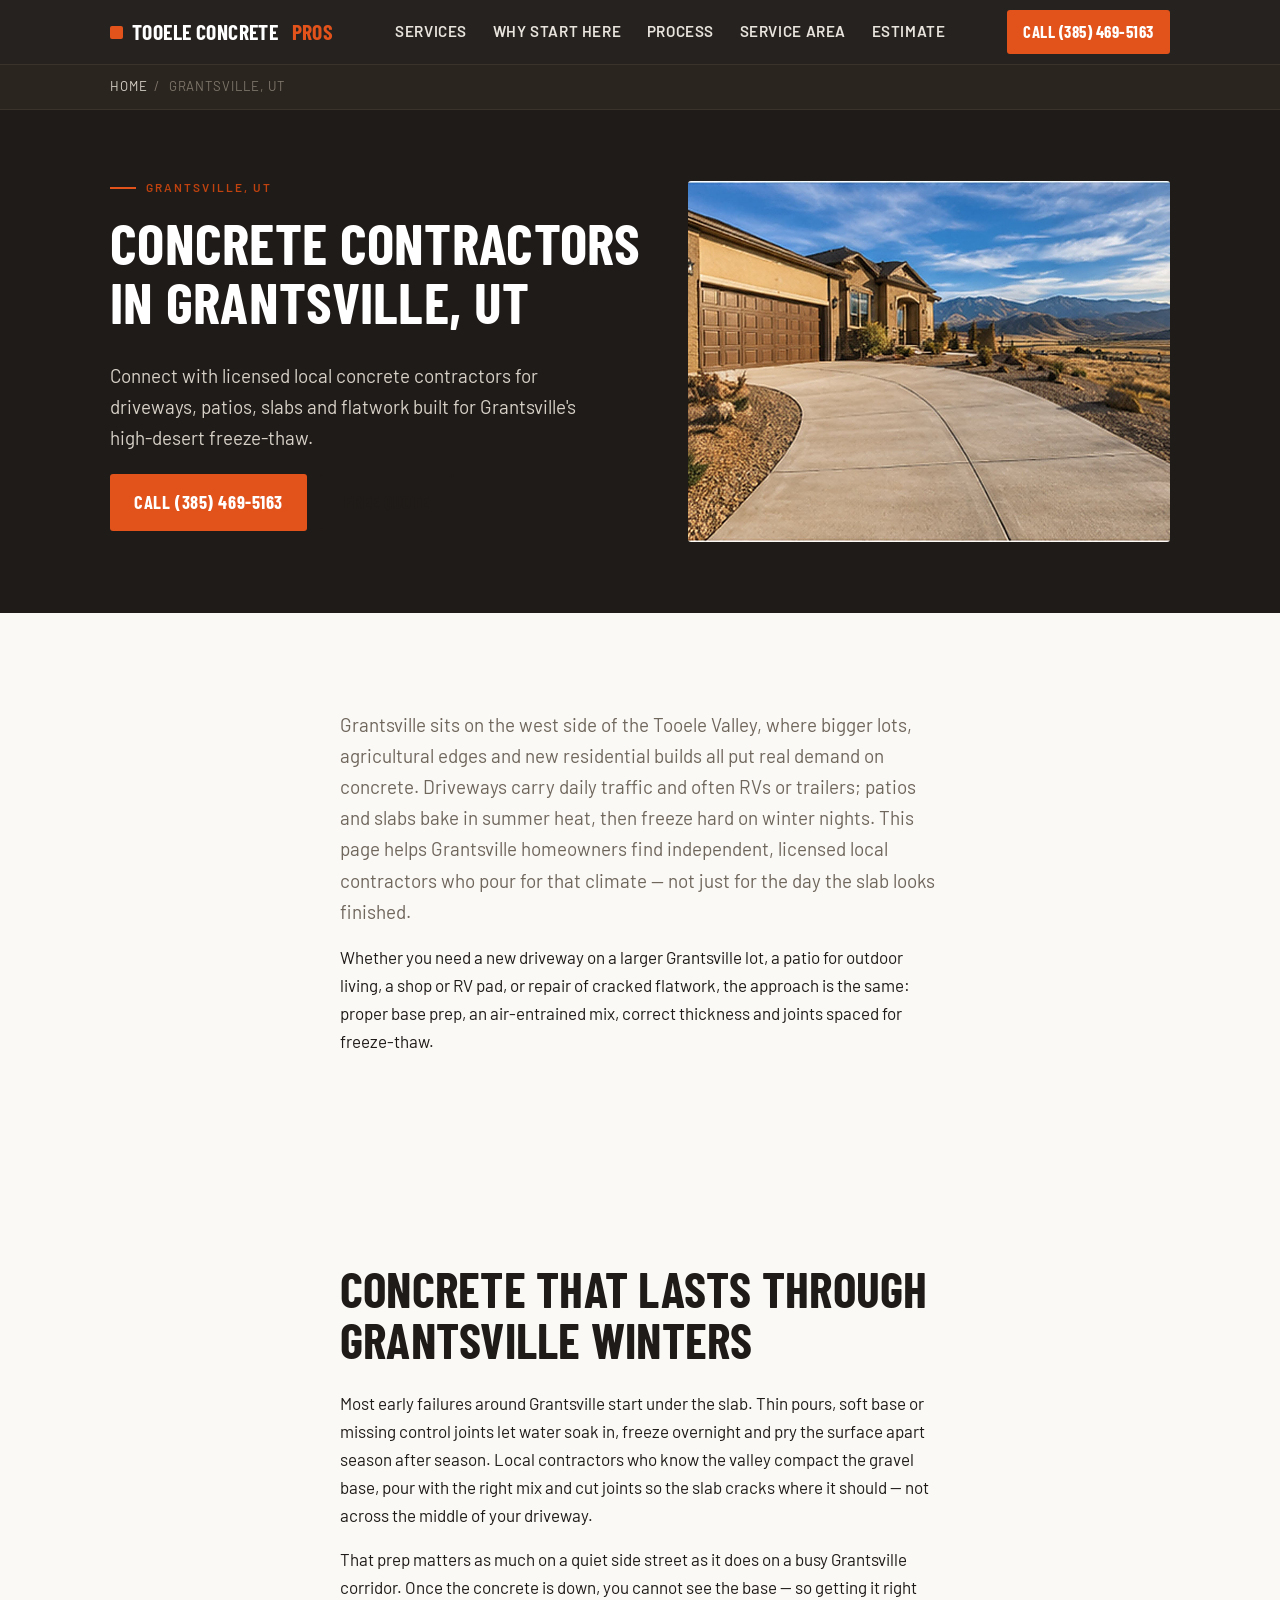
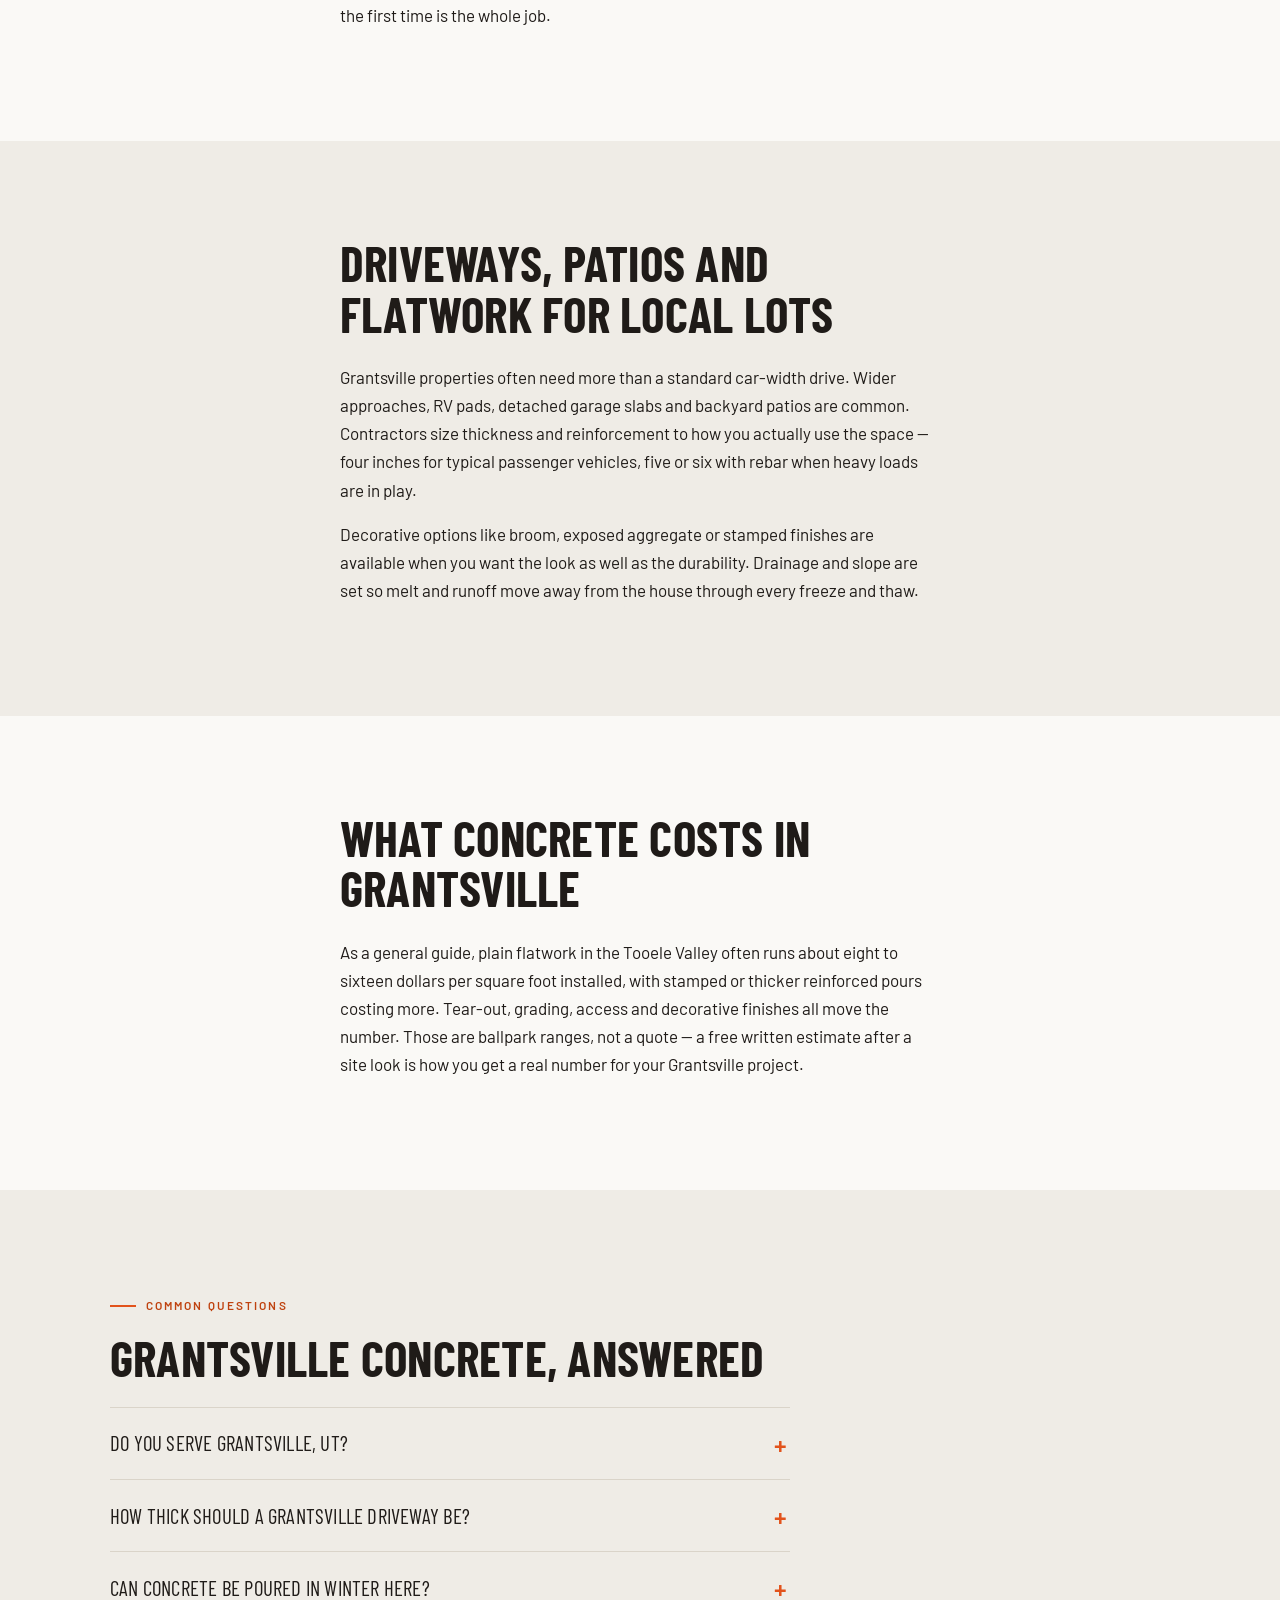
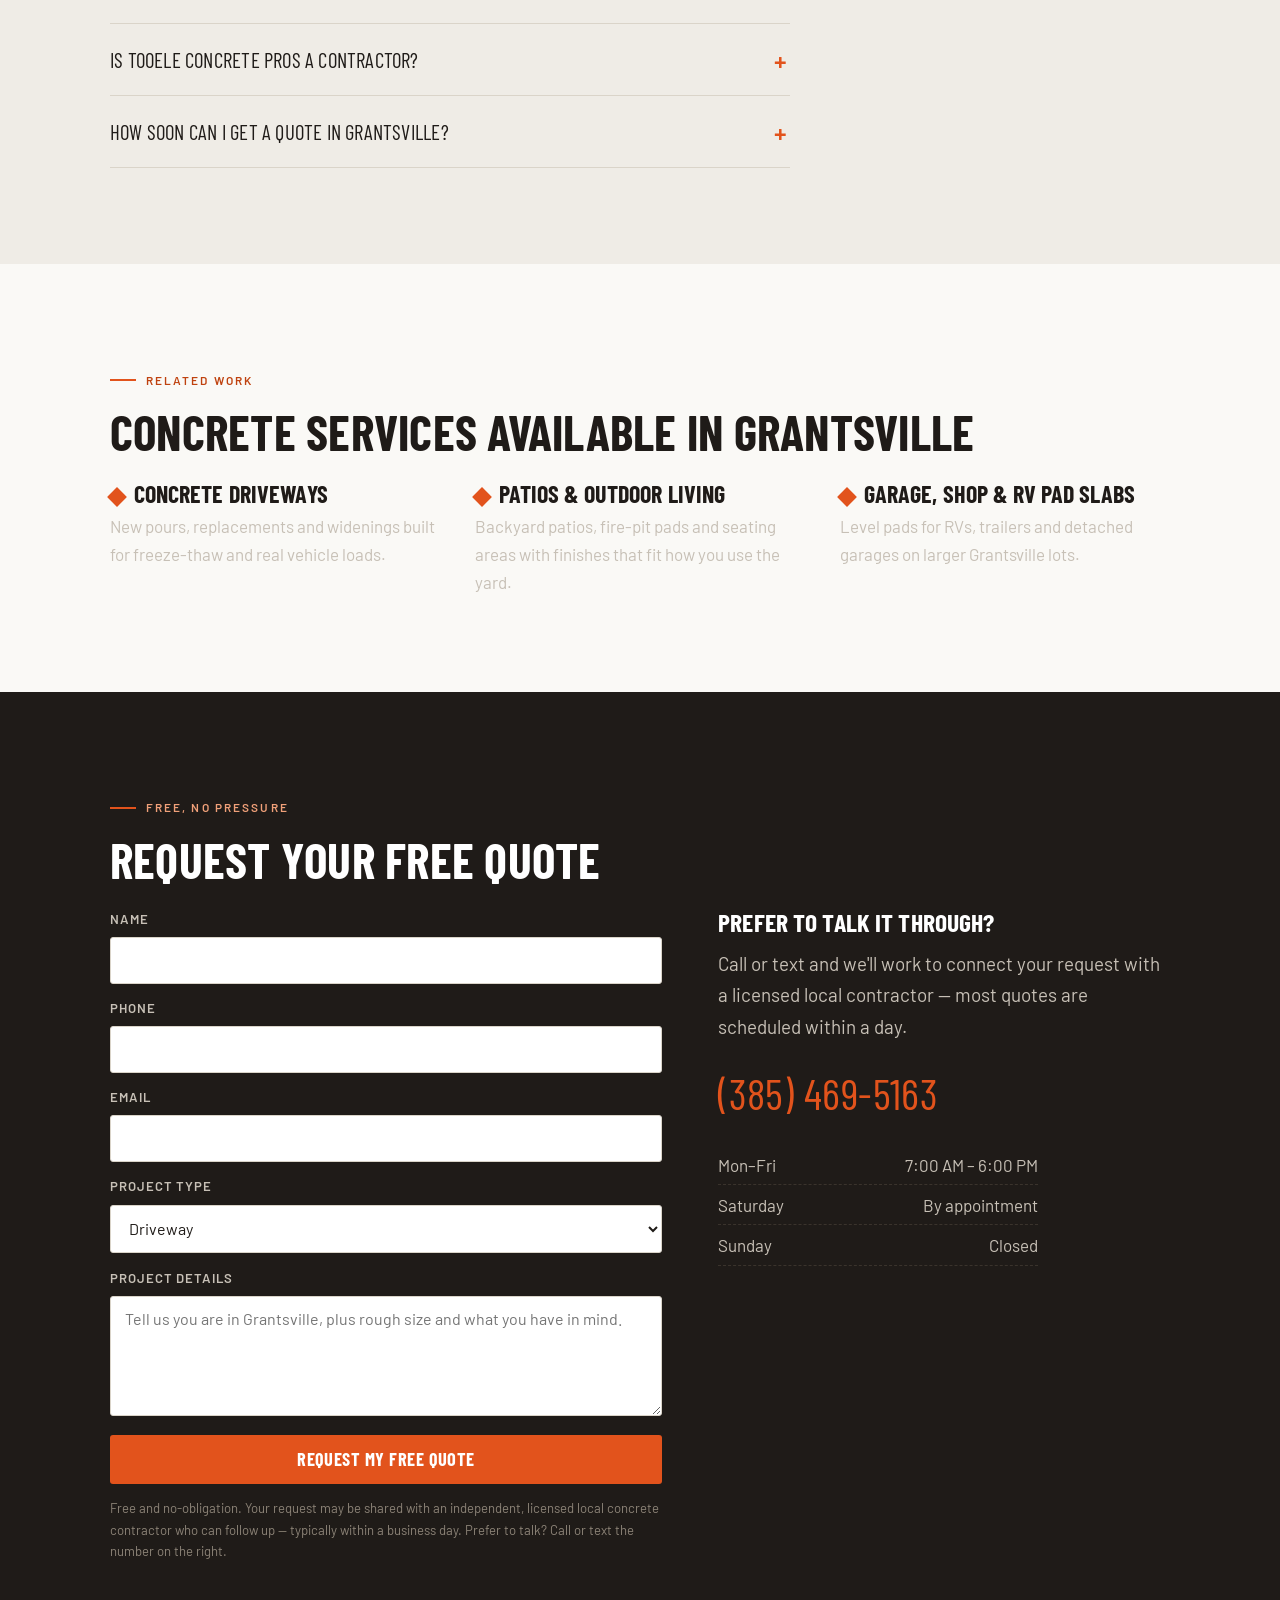
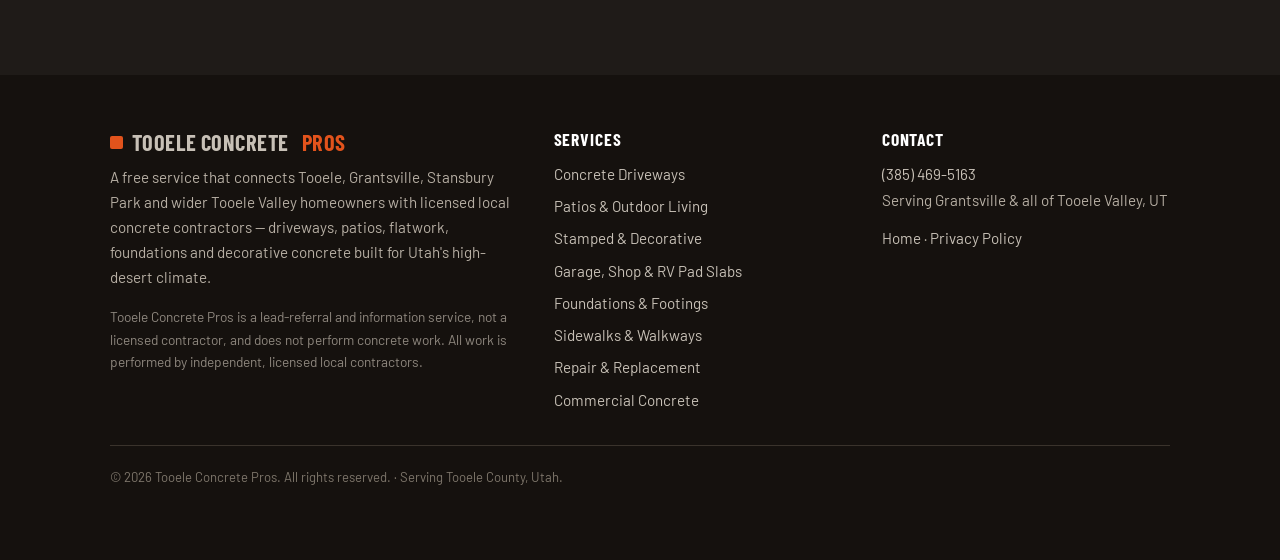
<file: concrete-grantsville-ut.html>
<!DOCTYPE html>
<html lang="en">
<head>
<meta charset="UTF-8">
<meta name="viewport" content="width=device-width, initial-scale=1">
<title>Concrete Contractors in Grantsville, UT | Tooele Concrete Pros</title>
<meta name="description" content="Driveways, patios &amp; flatwork in Grantsville, UT. Free quotes — (385) 469-5163.">
<link rel="canonical" href="https://www.tooeleconcretepros.com/concrete-grantsville-ut.html">
<meta name="robots" content="index, follow">
<meta property="og:type" content="website">
<meta property="og:site_name" content="Tooele Concrete Pros">
<meta property="og:title" content="Concrete Contractors in Grantsville, UT | Tooele Concrete Pros">
<meta property="og:description" content="Driveways, patios &amp; flatwork in Grantsville, UT. Free quotes — (385) 469-5163.">
<meta property="og:url" content="https://www.tooeleconcretepros.com/concrete-grantsville-ut.html">
<meta property="og:image" content="https://www.tooeleconcretepros.com/hero.jpg">
<meta name="twitter:card" content="summary_large_image">
<meta name="twitter:title" content="Concrete Contractors in Grantsville, UT | Tooele Concrete Pros">
<meta name="twitter:description" content="Driveways, patios &amp; flatwork in Grantsville, UT. Free quotes — (385) 469-5163.">
<meta name="twitter:image" content="https://www.tooeleconcretepros.com/hero.jpg">
<link rel="preconnect" href="https://fonts.googleapis.com">
<link rel="preconnect" href="https://fonts.gstatic.com" crossorigin>
<link href="https://fonts.googleapis.com/css2?family=Barlow:wght@400;500;600&family=Barlow+Condensed:wght@600;700&display=swap" rel="stylesheet">
<link rel="stylesheet" href="styles.css">
<!-- GOOGLE ANALYTICS 4 — REPLACE G-59WZX1PEV6 with THIS site's own Measurement ID (Tooele property, never Cache). -->
<script async src="https://www.googletagmanager.com/gtag/js?id=G-59WZX1PEV6"></script>
<script>
  window.dataLayer = window.dataLayer || [];
  function gtag(){dataLayer.push(arguments);}
  gtag('js', new Date());
  gtag('config', 'G-59WZX1PEV6');
</script>
<script type="application/ld+json">
{
  "@context": "https://schema.org",
  "@type": "Service",
  "serviceType": "Concrete Contractor Referral",
  "name": "Concrete Contractors in Grantsville, UT",
  "url": "https://www.tooeleconcretepros.com/concrete-grantsville-ut.html",
  "areaServed": {
    "@type": "City",
    "name": "Grantsville, UT"
  },
  "provider": {
    "@type": "Organization",
    "@id": "https://www.tooeleconcretepros.com/#business",
    "name": "Tooele Concrete Pros",
    "url": "https://www.tooeleconcretepros.com/",
    "telephone": "+1-385-469-5163",
    "image": "https://www.tooeleconcretepros.com/hero.jpg"
  },
  "description": "Driveways, patios & flatwork in Grantsville, UT. Free quotes \u2014 (385) 469-5163."
}
</script>
<script type="application/ld+json">
{
  "@context": "https://schema.org",
  "@type": "BreadcrumbList",
  "itemListElement": [
    {
      "@type": "ListItem",
      "position": 1,
      "name": "Home",
      "item": "https://www.tooeleconcretepros.com/"
    },
    {
      "@type": "ListItem",
      "position": 2,
      "name": "Concrete Contractors in Grantsville, UT",
      "item": "https://www.tooeleconcretepros.com/concrete-grantsville-ut.html"
    }
  ]
}
</script>
<script type="application/ld+json">
{
  "@context": "https://schema.org",
  "@type": "FAQPage",
  "mainEntity": [
    {
      "@type": "Question",
      "name": "Do you serve Grantsville, UT?",
      "acceptedAnswer": {
        "@type": "Answer",
        "text": "Yes. Local contractors connected through this site pour throughout Grantsville and the wider Tooele Valley. Call or request a quote and we will work to match your project with a licensed contractor who covers your area."
      }
    },
    {
      "@type": "Question",
      "name": "How thick should a Grantsville driveway be?",
      "acceptedAnswer": {
        "@type": "Answer",
        "text": "A standard residential driveway is usually four inches over a compacted gravel base. If you park an RV, boat, work trailer or heavy trucks \u2014 common on larger Grantsville lots \u2014 contractors often step up to five or six inches with reinforcement. The right spec depends on how you use the drive."
      }
    },
    {
      "@type": "Question",
      "name": "Can concrete be poured in winter here?",
      "acceptedAnswer": {
        "@type": "Answer",
        "text": "Yes, with precautions. Contractors avoid pouring into a hard freeze when possible, and in cold weather they use mix adjustments, blankets and timing to protect the cure. Late spring through fall is easiest; they will tell you honestly if waiting a few weeks gives a better result."
      }
    },
    {
      "@type": "Question",
      "name": "Is Tooele Concrete Pros a contractor?",
      "acceptedAnswer": {
        "@type": "Answer",
        "text": "No. Tooele Concrete Pros is a lead-referral and information service. We do not perform concrete work. Your request may be shared with an independent, licensed local concrete contractor who can follow up with a free quote."
      }
    },
    {
      "@type": "Question",
      "name": "How soon can I get a quote in Grantsville?",
      "acceptedAnswer": {
        "@type": "Answer",
        "text": "Most requests are followed up within a business day. Prefer to talk now? Call or text (385) 469-5163."
      }
    }
  ]
}
</script>
</head>
<body>

<header class="site-header">
  <div class="wrap">
    <a class="brand" href="/"><span class="mark-dot"></span>Tooele Concrete<span>&nbsp;Pros</span></a>
    <nav class="nav" aria-label="Primary">
      <a href="/#services">Services</a>
      <a href="/#valley">Why Start Here</a>
      <a href="/#process">Process</a>
      <a href="/#area">Service Area</a>
      <a href="#quote">Estimate</a>
    </nav>
    <a class="header-call" href="tel:+13854695163" onclick="try{gtag('event','click_to_call',{source:'header'});}catch(e){}">Call (385) 469-5163</a>
  </div>
</header>

<nav class="svc-breadcrumb" aria-label="Breadcrumb">
  <div class="wrap">
    <a href="/">Home</a> <span>/</span> <span>Grantsville, UT</span>
  </div>
</nav>

<section class="svc-hero">
  <div class="wrap">
    <div class="svc-hero-grid">
      <div>
        <p class="eyebrow reveal">Grantsville, UT</p>
        <h1 class="reveal">Concrete Contractors in Grantsville, UT</h1>
        <p class="hero-sub reveal">Connect with licensed local concrete contractors for driveways, patios, slabs and flatwork built for Grantsville's high-desert freeze-thaw.</p>
        <div class="hero-cta reveal">
          <a class="btn btn-mark" href="tel:+13854695163" onclick="try{gtag('event','click_to_call',{source:'cta'});}catch(e){}">Call (385) 469-5163</a>
          <a class="btn btn-ghost" href="#quote">Free quote</a>
        </div>
      </div>
      <img class="svc-hero-img reveal" src="hero.jpg" alt="Concrete flatwork for homes in Grantsville, Utah" width="800" height="600" fetchpriority="high">
    </div>
  </div>
</section>

<section class="section">
  <div class="wrap measure">
    <p class="lead reveal">Grantsville sits on the west side of the Tooele Valley, where bigger lots, agricultural edges and new residential builds all put real demand on concrete. Driveways carry daily traffic and often RVs or trailers; patios and slabs bake in summer heat, then freeze hard on winter nights. This page helps Grantsville homeowners find independent, licensed local contractors who pour for that climate — not just for the day the slab looks finished.</p>
    <p class="reveal">Whether you need a new driveway on a larger Grantsville lot, a patio for outdoor living, a shop or RV pad, or repair of cracked flatwork, the approach is the same: proper base prep, an air-entrained mix, correct thickness and joints spaced for freeze-thaw.</p>
  </div>
</section>
<section class="section">
  <div class="wrap measure">
    <h2 class="reveal">Concrete that lasts through Grantsville winters</h2>
    <p class="reveal">Most early failures around Grantsville start under the slab. Thin pours, soft base or missing control joints let water soak in, freeze overnight and pry the surface apart season after season. Local contractors who know the valley compact the gravel base, pour with the right mix and cut joints so the slab cracks where it should — not across the middle of your driveway.</p>
    <p class="reveal">That prep matters as much on a quiet side street as it does on a busy Grantsville corridor. Once the concrete is down, you cannot see the base — so getting it right the first time is the whole job.</p>
  </div>
</section>
<section class="section band-light">
  <div class="wrap measure">
    <h2 class="reveal">Driveways, patios and flatwork for local lots</h2>
    <p class="reveal">Grantsville properties often need more than a standard car-width drive. Wider approaches, RV pads, detached garage slabs and backyard patios are common. Contractors size thickness and reinforcement to how you actually use the space — four inches for typical passenger vehicles, five or six with rebar when heavy loads are in play.</p>
    <p class="reveal">Decorative options like broom, exposed aggregate or stamped finishes are available when you want the look as well as the durability. Drainage and slope are set so melt and runoff move away from the house through every freeze and thaw.</p>
  </div>
</section>
<section class="section">
  <div class="wrap measure">
    <h2 class="reveal">What concrete costs in Grantsville</h2>
    <p class="reveal">As a general guide, plain flatwork in the Tooele Valley often runs about eight to sixteen dollars per square foot installed, with stamped or thicker reinforced pours costing more. Tear-out, grading, access and decorative finishes all move the number. Those are ballpark ranges, not a quote — a free written estimate after a site look is how you get a real number for your Grantsville project.</p>
  </div>
</section>

<section class="section band-light" id="faq">
  <div class="wrap">
    <p class="eyebrow reveal">Common questions</p>
    <h2 class="reveal">Grantsville concrete, answered</h2>
    <div class="faq measure reveal">
      <details>
        <summary>Do you serve Grantsville, UT?</summary>
        <div class="a"><p>Yes. Local contractors connected through this site pour throughout Grantsville and the wider Tooele Valley. Call or request a quote and we will work to match your project with a licensed contractor who covers your area.</p></div>
      </details>
      <details>
        <summary>How thick should a Grantsville driveway be?</summary>
        <div class="a"><p>A standard residential driveway is usually four inches over a compacted gravel base. If you park an RV, boat, work trailer or heavy trucks — common on larger Grantsville lots — contractors often step up to five or six inches with reinforcement. The right spec depends on how you use the drive.</p></div>
      </details>
      <details>
        <summary>Can concrete be poured in winter here?</summary>
        <div class="a"><p>Yes, with precautions. Contractors avoid pouring into a hard freeze when possible, and in cold weather they use mix adjustments, blankets and timing to protect the cure. Late spring through fall is easiest; they will tell you honestly if waiting a few weeks gives a better result.</p></div>
      </details>
      <details>
        <summary>Is Tooele Concrete Pros a contractor?</summary>
        <div class="a"><p>No. Tooele Concrete Pros is a lead-referral and information service. We do not perform concrete work. Your request may be shared with an independent, licensed local concrete contractor who can follow up with a free quote.</p></div>
      </details>
      <details>
        <summary>How soon can I get a quote in Grantsville?</summary>
        <div class="a"><p>Most requests are followed up within a business day. Prefer to talk now? Call or text (385) 469-5163.</p></div>
      </details>
    </div>
  </div>
</section>

<section class="section">
  <div class="wrap">
    <p class="eyebrow reveal">Related work</p>
    <h2 class="reveal">Concrete services available in Grantsville</h2>
    <div class="cols three" style="margin-top:1.5rem">
        <div class="value reveal"><h3><a href="driveways-tooele-ut.html" style="color:inherit">Concrete Driveways</a></h3><p>New pours, replacements and widenings built for freeze-thaw and real vehicle loads.</p></div>
        <div class="value reveal"><h3><a href="patios-tooele-ut.html" style="color:inherit">Patios &amp; Outdoor Living</a></h3><p>Backyard patios, fire-pit pads and seating areas with finishes that fit how you use the yard.</p></div>
        <div class="value reveal"><h3><a href="concrete-slabs-tooele-ut.html" style="color:inherit">Garage, Shop &amp; RV Pad Slabs</a></h3><p>Level pads for RVs, trailers and detached garages on larger Grantsville lots.</p></div>
    </div>
  </div>
</section>

<section class="section band-dark on-dark" id="quote">
  <div class="wrap">
    <p class="eyebrow reveal">Free, no pressure</p>
    <h2 class="reveal">Request your free quote</h2>
    <div class="quote-grid">
      <form class="lead-form reveal" action="https://formspree.io/f/xvzjgpga" method="POST" onsubmit="try{gtag('event','generate_lead',{form:'quote_request'});}catch(e){}">
        <label for="name">Name</label>
        <input id="name" type="text" name="name" autocomplete="name" required>
        <label for="phone">Phone</label>
        <input id="phone" type="tel" name="phone" autocomplete="tel" required>
        <label for="email">Email</label>
        <input id="email" type="email" name="email" autocomplete="email">
        <label for="project">Project type</label>
        <select id="project" name="project">
          <option selected>Driveway</option>
          <option>Patio / Outdoor living</option>
          <option>Stamped / Decorative</option>
          <option>Garage / Shop / RV pad slab</option>
          <option>Foundation / Footings</option>
          <option>Sidewalk / Walkway</option>
          <option>Repair / Replacement</option>
          <option>Commercial</option>
        </select>
        <label for="message">Project details</label>
        <textarea id="message" name="message" placeholder="Tell us you are in Grantsville, plus rough size and what you have in mind."></textarea>
        <input type="hidden" name="_subject" value="New estimate request — Tooele Concrete Pros (Grantsville)">
        <button class="btn btn-mark" type="submit">Request my free quote</button>
        <p class="form-note">Free and no-obligation. Your request may be shared with an independent, licensed local concrete contractor who can follow up — typically within a business day. Prefer to talk? Call or text the number on the right.</p>
      </form>
      <div class="contact-card reveal">
        <h3>Prefer to talk it through?</h3>
        <p class="lead">Call or text and we'll work to connect your request with a licensed local contractor &mdash; most quotes are scheduled within a day.</p>
        <a class="big-call" href="tel:+13854695163" onclick="try{gtag('event','click_to_call',{source:'contact_card'});}catch(e){}">(385) 469-5163</a>
        <ul class="hours">
          <li><span>Mon&ndash;Fri</span><span>7:00 AM &ndash; 6:00 PM</span></li>
          <li><span>Saturday</span><span>By appointment</span></li>
          <li><span>Sunday</span><span>Closed</span></li>
        </ul>
      </div>
    </div>
  </div>
</section>

<footer class="site-footer">
  <div class="wrap">
    <div class="foot-grid">
      <div class="foot-brand">
        <a class="brand" href="/"><span class="mark-dot"></span>Tooele Concrete<span>&nbsp;Pros</span></a>
        <p>A free service that connects Tooele, Grantsville, Stansbury Park and wider Tooele Valley homeowners with licensed local concrete contractors &mdash; driveways, patios, flatwork, foundations and decorative concrete built for Utah's high-desert climate.</p>
        <p style="font-size:.9em;opacity:.75">Tooele Concrete Pros is a lead-referral and information service, not a licensed contractor, and does not perform concrete work. All work is performed by independent, licensed local contractors.</p>
      </div>
      <div>
        <h4>Services</h4>
        <ul class="foot-links">
          <li><a href="driveways-tooele-ut.html">Concrete Driveways</a></li>
          <li><a href="patios-tooele-ut.html">Patios &amp; Outdoor Living</a></li>
          <li><a href="stamped-concrete-tooele-ut.html">Stamped &amp; Decorative</a></li>
          <li><a href="concrete-slabs-tooele-ut.html">Garage, Shop &amp; RV Pad Slabs</a></li>
          <li><a href="foundations-tooele-ut.html">Foundations &amp; Footings</a></li>
          <li><a href="sidewalks-tooele-ut.html">Sidewalks &amp; Walkways</a></li>
          <li><a href="concrete-repair-tooele-ut.html">Repair &amp; Replacement</a></li>
          <li><a href="commercial-concrete-tooele-ut.html">Commercial Concrete</a></li>
        </ul>
      </div>
      <div>
        <h4>Contact</h4>
        <address class="foot-nap">
          <a href="tel:+13854695163">(385) 469-5163</a><br>
          Serving Grantsville &amp; all of Tooele Valley, UT
        </address>
        <p style="margin-top:.75rem"><a href="/">Home</a> &middot; <a href="privacy-policy.html">Privacy Policy</a></p>
      </div>
    </div>
    <p class="foot-legal">&copy; <span id="yr">2026</span> Tooele Concrete Pros. All rights reserved. &middot; Serving Tooele County, Utah.</p>
  </div>
</footer>

<div class="callbar">
  <a class="cb-call" href="tel:+13854695163" onclick="try{gtag('event','click_to_call',{source:'callbar'});}catch(e){}">&#9742; Call now</a>
  <a class="cb-form" href="#quote">Free quote</a>
</div>

<script>
  document.getElementById('yr').textContent = new Date().getFullYear();
  (function(){
    var els = document.querySelectorAll('.reveal');
    if (!('IntersectionObserver' in window) || matchMedia('(prefers-reduced-motion: reduce)').matches){
      els.forEach(function(e){ e.classList.add('in'); }); return;
    }
    var io = new IntersectionObserver(function(entries){
      entries.forEach(function(en){ if(en.isIntersecting){ en.target.classList.add('in'); io.unobserve(en.target); } });
    }, { threshold: 0.12 });
    els.forEach(function(e){ io.observe(e); });
  })();
</script>
</body>
</html>
</file>
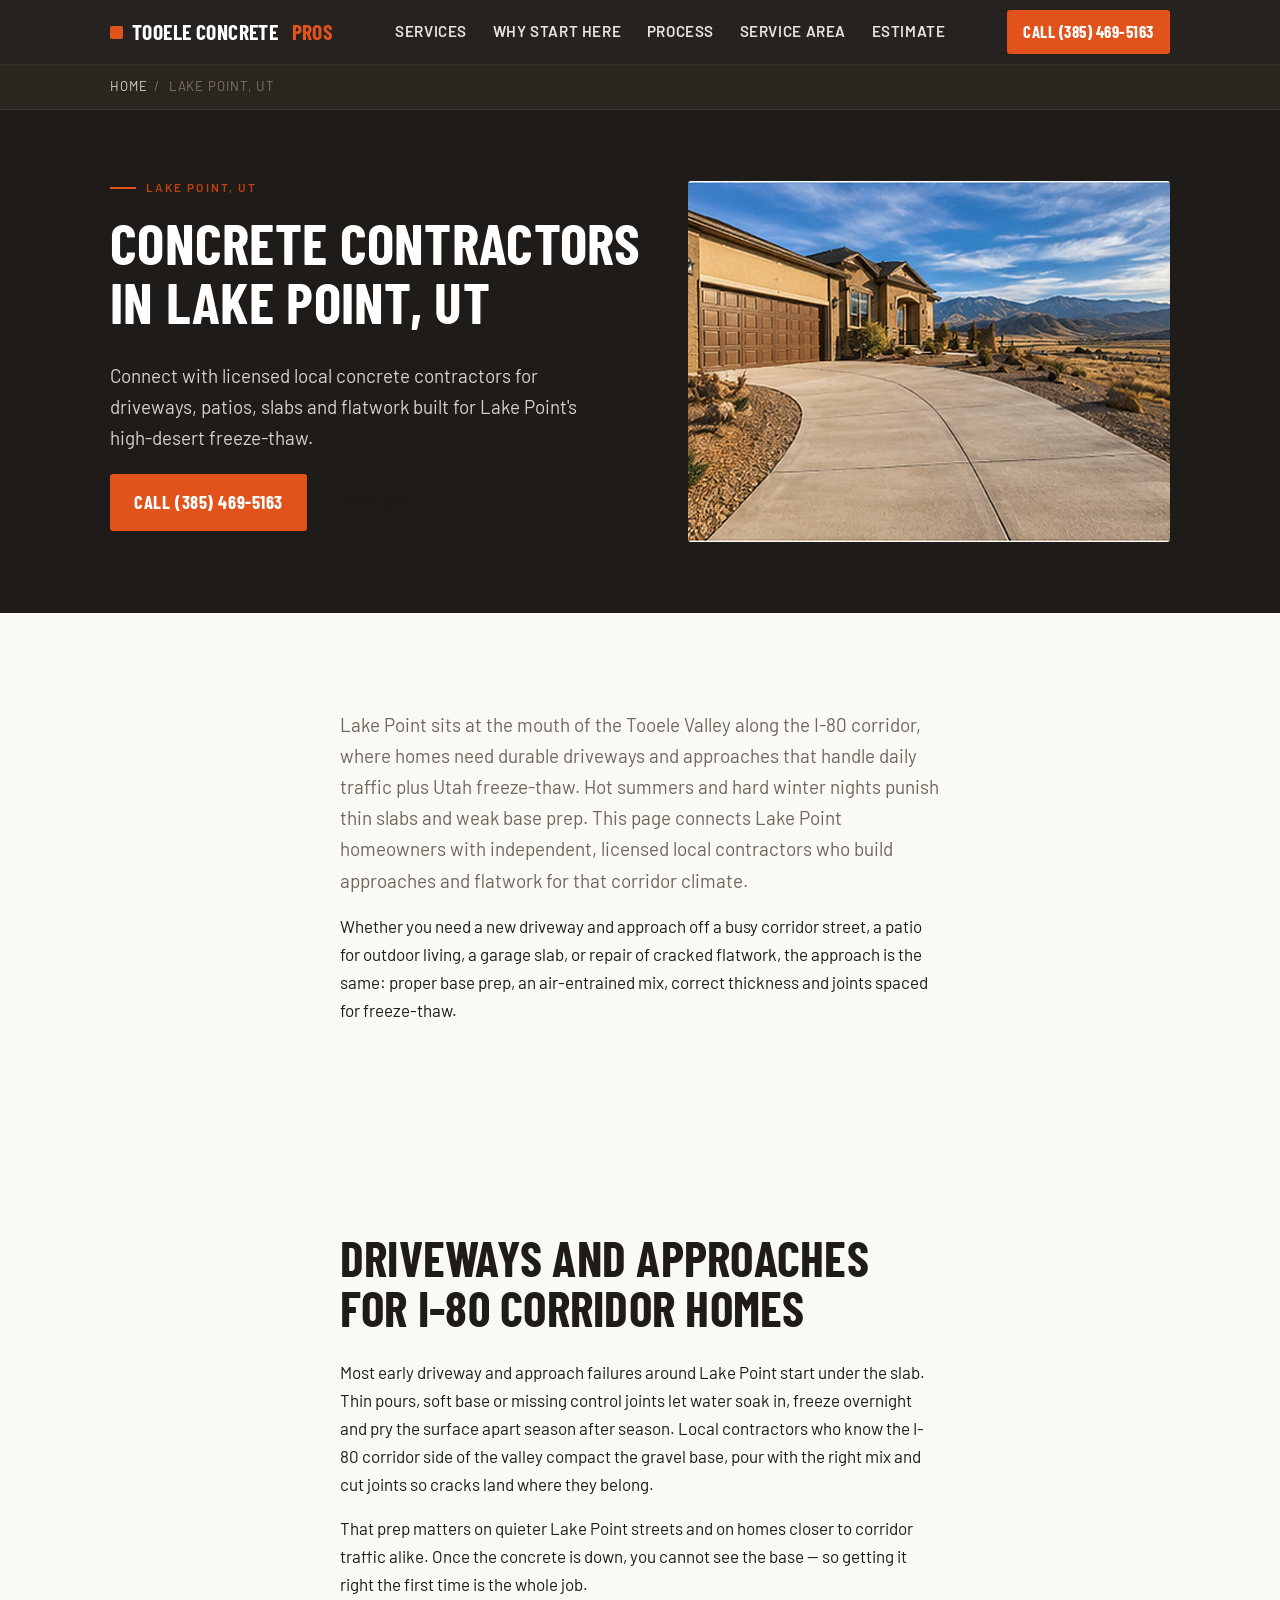
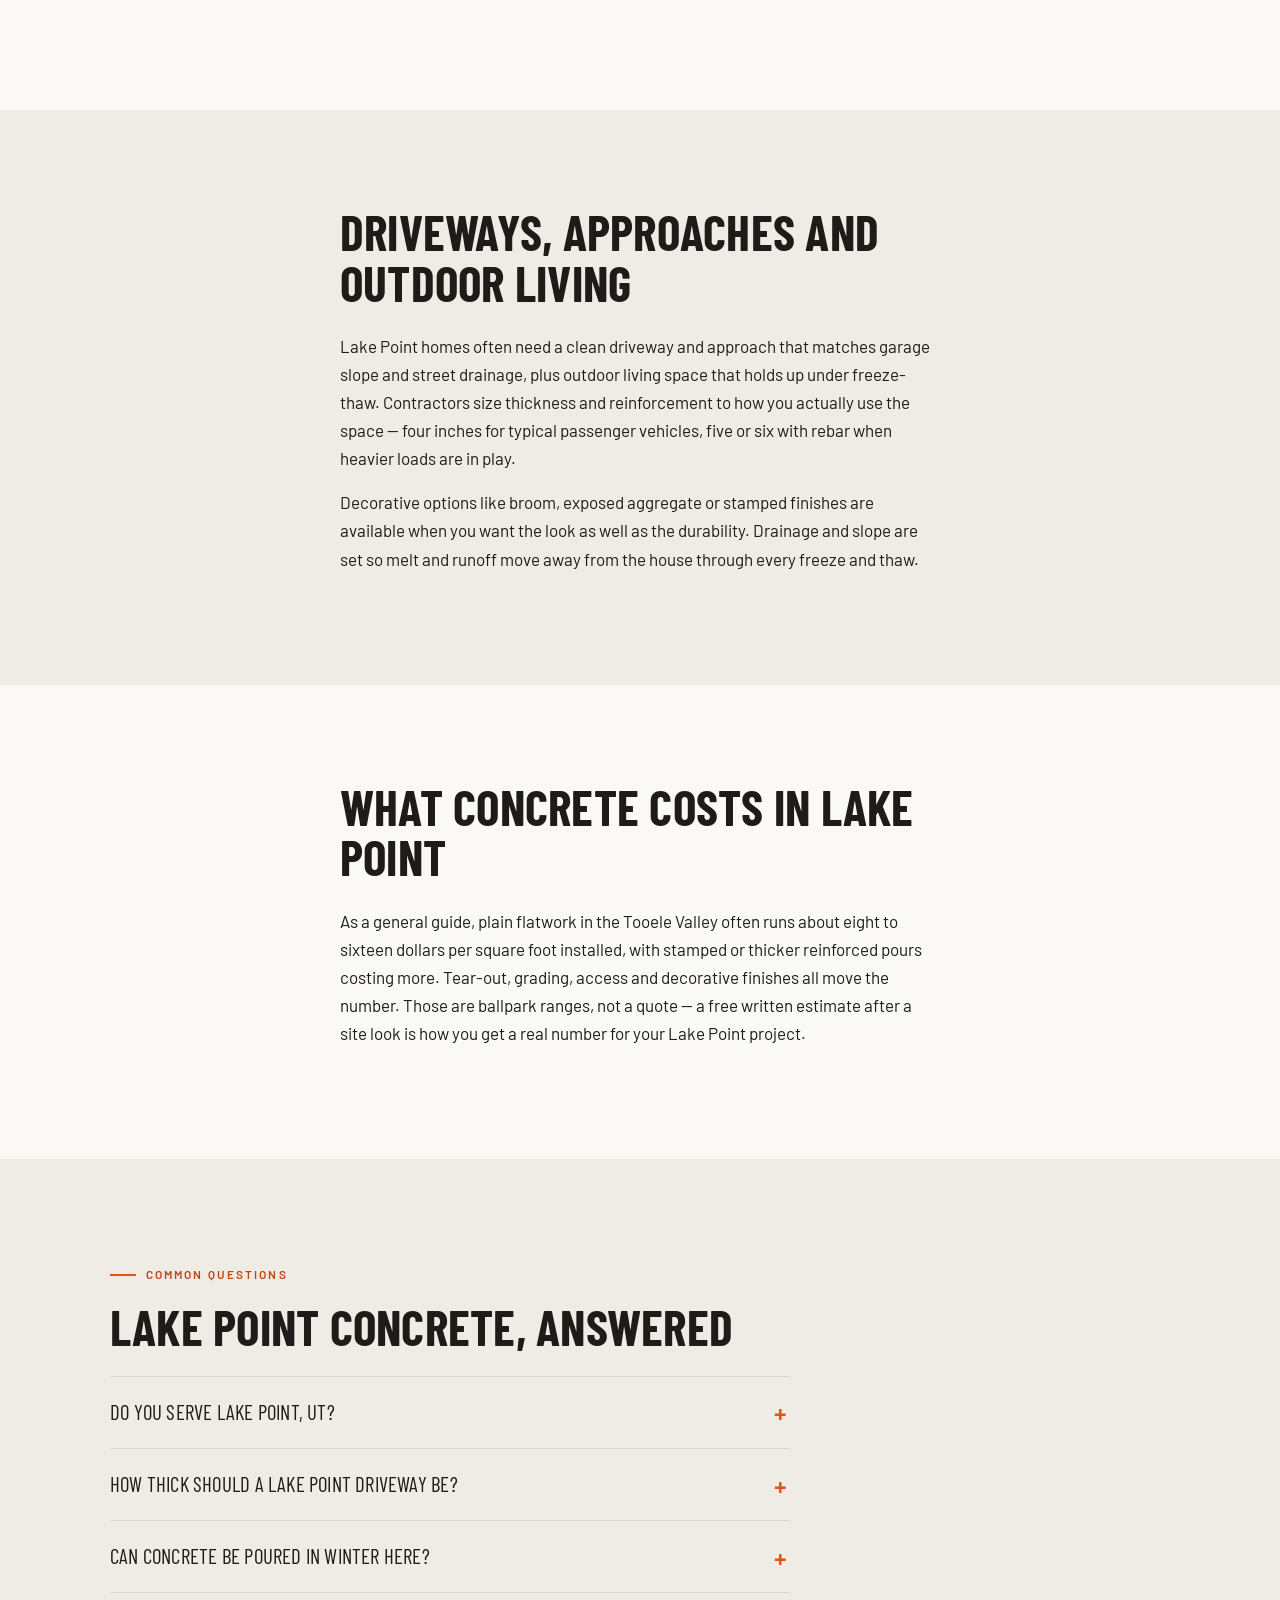
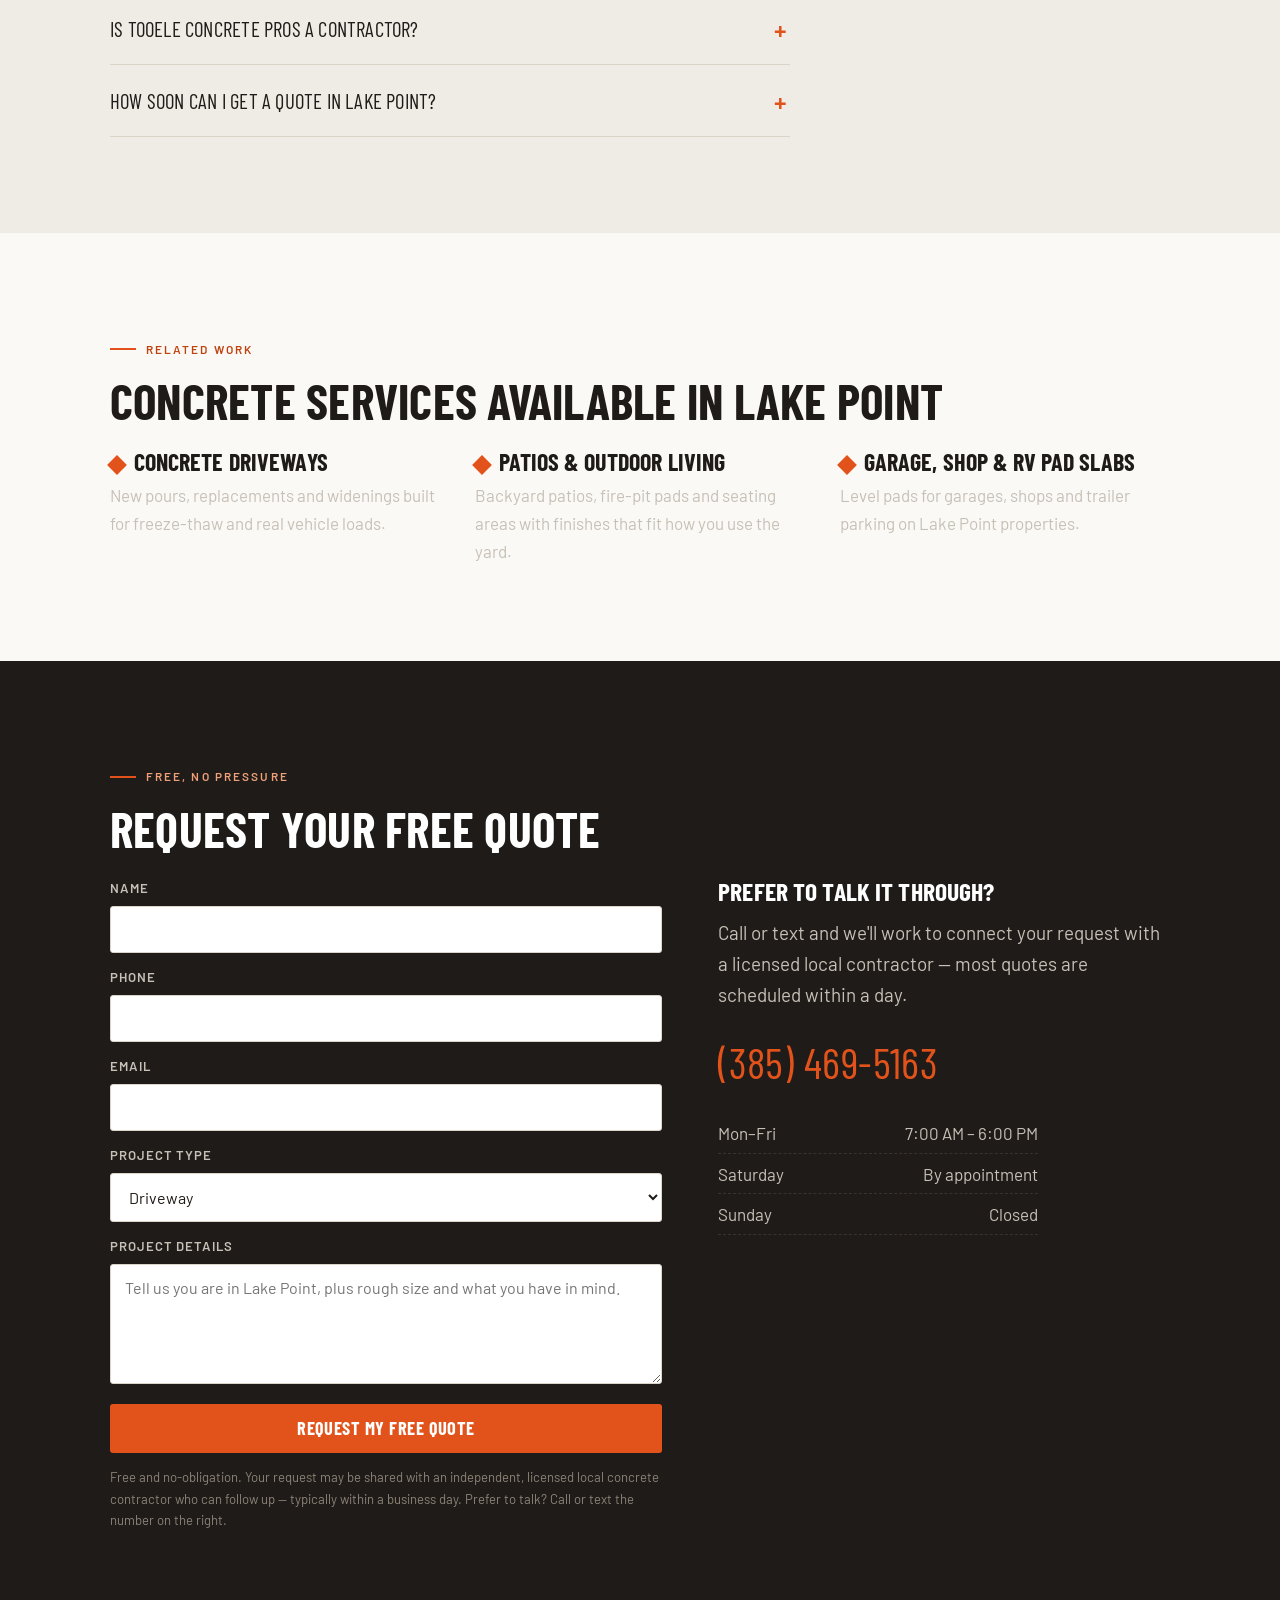
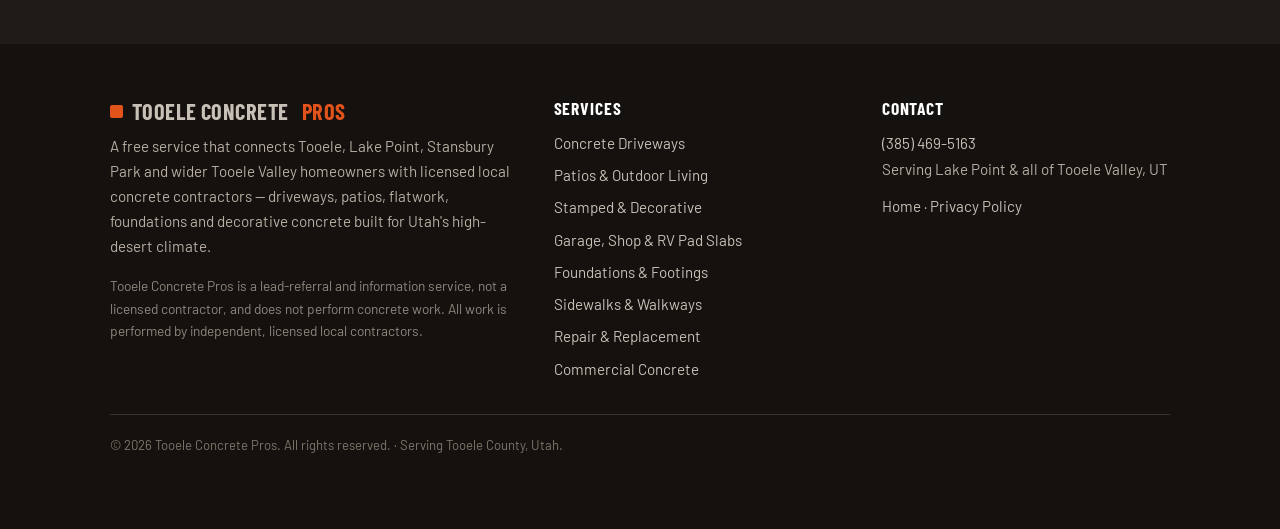
<file: concrete-lake-point-ut.html>
<!DOCTYPE html>
<html lang="en">
<head>
<meta charset="UTF-8">
<meta name="viewport" content="width=device-width, initial-scale=1">
<title>Concrete Contractors in Lake Point, UT | Tooele Concrete Pros</title>
<meta name="description" content="Driveways, patios &amp; flatwork in Lake Point, UT. Free quotes — (385) 469-5163.">
<link rel="canonical" href="https://www.tooeleconcretepros.com/concrete-lake-point-ut.html">
<meta name="robots" content="index, follow">
<meta property="og:type" content="website">
<meta property="og:site_name" content="Tooele Concrete Pros">
<meta property="og:title" content="Concrete Contractors in Lake Point, UT | Tooele Concrete Pros">
<meta property="og:description" content="Driveways, patios &amp; flatwork in Lake Point, UT. Free quotes — (385) 469-5163.">
<meta property="og:url" content="https://www.tooeleconcretepros.com/concrete-lake-point-ut.html">
<meta property="og:image" content="https://www.tooeleconcretepros.com/hero.jpg">
<meta name="twitter:card" content="summary_large_image">
<meta name="twitter:title" content="Concrete Contractors in Lake Point, UT | Tooele Concrete Pros">
<meta name="twitter:description" content="Driveways, patios &amp; flatwork in Lake Point, UT. Free quotes — (385) 469-5163.">
<meta name="twitter:image" content="https://www.tooeleconcretepros.com/hero.jpg">
<link rel="preconnect" href="https://fonts.googleapis.com">
<link rel="preconnect" href="https://fonts.gstatic.com" crossorigin>
<link href="https://fonts.googleapis.com/css2?family=Barlow:wght@400;500;600&family=Barlow+Condensed:wght@600;700&display=swap" rel="stylesheet">
<link rel="stylesheet" href="styles.css">
<!-- GOOGLE ANALYTICS 4 — REPLACE G-59WZX1PEV6 with THIS site's own Measurement ID (Tooele property, never Cache). -->
<script async src="https://www.googletagmanager.com/gtag/js?id=G-59WZX1PEV6"></script>
<script>
  window.dataLayer = window.dataLayer || [];
  function gtag(){dataLayer.push(arguments);}
  gtag('js', new Date());
  gtag('config', 'G-59WZX1PEV6');
</script>
<script type="application/ld+json">
{
  "@context": "https://schema.org",
  "@type": "Service",
  "serviceType": "Concrete Contractor Referral",
  "name": "Concrete Contractors in Lake Point, UT",
  "url": "https://www.tooeleconcretepros.com/concrete-lake-point-ut.html",
  "areaServed": {
    "@type": "City",
    "name": "Lake Point, UT"
  },
  "provider": {
    "@type": "Organization",
    "@id": "https://www.tooeleconcretepros.com/#business",
    "name": "Tooele Concrete Pros",
    "url": "https://www.tooeleconcretepros.com/",
    "telephone": "+1-385-469-5163",
    "image": "https://www.tooeleconcretepros.com/hero.jpg"
  },
  "description": "Driveways, patios & flatwork in Lake Point, UT. Free quotes \u2014 (385) 469-5163."
}
</script>
<script type="application/ld+json">
{
  "@context": "https://schema.org",
  "@type": "BreadcrumbList",
  "itemListElement": [
    {
      "@type": "ListItem",
      "position": 1,
      "name": "Home",
      "item": "https://www.tooeleconcretepros.com/"
    },
    {
      "@type": "ListItem",
      "position": 2,
      "name": "Concrete Contractors in Lake Point, UT",
      "item": "https://www.tooeleconcretepros.com/concrete-lake-point-ut.html"
    }
  ]
}
</script>
<script type="application/ld+json">
{
  "@context": "https://schema.org",
  "@type": "FAQPage",
  "mainEntity": [
    {
      "@type": "Question",
      "name": "Do you serve Lake Point, UT?",
      "acceptedAnswer": {
        "@type": "Answer",
        "text": "Yes. Local contractors connected through this site pour throughout Lake Point and the wider Tooele Valley. Call or request a quote and we will work to match your project with a licensed contractor who covers your area."
      }
    },
    {
      "@type": "Question",
      "name": "How thick should a Lake Point driveway be?",
      "acceptedAnswer": {
        "@type": "Answer",
        "text": "A standard residential driveway is usually four inches over a compacted gravel base. If you park an RV, boat, work trailer or heavy trucks \u2014 common on larger Lake Point lots \u2014 contractors often step up to five or six inches with reinforcement. The right spec depends on how you use the drive."
      }
    },
    {
      "@type": "Question",
      "name": "Can concrete be poured in winter here?",
      "acceptedAnswer": {
        "@type": "Answer",
        "text": "Yes, with precautions. Contractors avoid pouring into a hard freeze when possible, and in cold weather they use mix adjustments, blankets and timing to protect the cure. Late spring through fall is easiest; they will tell you honestly if waiting a few weeks gives a better result."
      }
    },
    {
      "@type": "Question",
      "name": "Is Tooele Concrete Pros a contractor?",
      "acceptedAnswer": {
        "@type": "Answer",
        "text": "No. Tooele Concrete Pros is a lead-referral and information service. We do not perform concrete work. Your request may be shared with an independent, licensed local concrete contractor who can follow up with a free quote."
      }
    },
    {
      "@type": "Question",
      "name": "How soon can I get a quote in Lake Point?",
      "acceptedAnswer": {
        "@type": "Answer",
        "text": "Most requests are followed up within a business day. Prefer to talk now? Call or text (385) 469-5163."
      }
    }
  ]
}
</script>
</head>
<body>

<header class="site-header">
  <div class="wrap">
    <a class="brand" href="/"><span class="mark-dot"></span>Tooele Concrete<span>&nbsp;Pros</span></a>
    <nav class="nav" aria-label="Primary">
      <a href="/#services">Services</a>
      <a href="/#valley">Why Start Here</a>
      <a href="/#process">Process</a>
      <a href="/#area">Service Area</a>
      <a href="#quote">Estimate</a>
    </nav>
    <a class="header-call" href="tel:+13854695163" onclick="try{gtag('event','click_to_call',{source:'header'});}catch(e){}">Call (385) 469-5163</a>
  </div>
</header>

<nav class="svc-breadcrumb" aria-label="Breadcrumb">
  <div class="wrap">
    <a href="/">Home</a> <span>/</span> <span>Lake Point, UT</span>
  </div>
</nav>

<section class="svc-hero">
  <div class="wrap">
    <div class="svc-hero-grid">
      <div>
        <p class="eyebrow reveal">Lake Point, UT</p>
        <h1 class="reveal">Concrete Contractors in Lake Point, UT</h1>
        <p class="hero-sub reveal">Connect with licensed local concrete contractors for driveways, patios, slabs and flatwork built for Lake Point's high-desert freeze-thaw.</p>
        <div class="hero-cta reveal">
          <a class="btn btn-mark" href="tel:+13854695163" onclick="try{gtag('event','click_to_call',{source:'cta'});}catch(e){}">Call (385) 469-5163</a>
          <a class="btn btn-ghost" href="#quote">Free quote</a>
        </div>
      </div>
      <img class="svc-hero-img reveal" src="hero.jpg" alt="Concrete flatwork for homes in Lake Point, Utah" width="800" height="600" fetchpriority="high">
    </div>
  </div>
</section>

<section class="section">
  <div class="wrap measure">
    <p class="lead reveal">Lake Point sits at the mouth of the Tooele Valley along the I-80 corridor, where homes need durable driveways and approaches that handle daily traffic plus Utah freeze-thaw. Hot summers and hard winter nights punish thin slabs and weak base prep. This page connects Lake Point homeowners with independent, licensed local contractors who build approaches and flatwork for that corridor climate.</p>
    <p class="reveal">Whether you need a new driveway and approach off a busy corridor street, a patio for outdoor living, a garage slab, or repair of cracked flatwork, the approach is the same: proper base prep, an air-entrained mix, correct thickness and joints spaced for freeze-thaw.</p>
  </div>
</section>
<section class="section">
  <div class="wrap measure">
    <h2 class="reveal">Driveways and approaches for I-80 corridor homes</h2>
    <p class="reveal">Most early driveway and approach failures around Lake Point start under the slab. Thin pours, soft base or missing control joints let water soak in, freeze overnight and pry the surface apart season after season. Local contractors who know the I-80 corridor side of the valley compact the gravel base, pour with the right mix and cut joints so cracks land where they belong.</p>
    <p class="reveal">That prep matters on quieter Lake Point streets and on homes closer to corridor traffic alike. Once the concrete is down, you cannot see the base — so getting it right the first time is the whole job.</p>
  </div>
</section>
<section class="section band-light">
  <div class="wrap measure">
    <h2 class="reveal">Driveways, approaches and outdoor living</h2>
    <p class="reveal">Lake Point homes often need a clean driveway and approach that matches garage slope and street drainage, plus outdoor living space that holds up under freeze-thaw. Contractors size thickness and reinforcement to how you actually use the space — four inches for typical passenger vehicles, five or six with rebar when heavier loads are in play.</p>
    <p class="reveal">Decorative options like broom, exposed aggregate or stamped finishes are available when you want the look as well as the durability. Drainage and slope are set so melt and runoff move away from the house through every freeze and thaw.</p>
  </div>
</section>
<section class="section">
  <div class="wrap measure">
    <h2 class="reveal">What concrete costs in Lake Point</h2>
    <p class="reveal">As a general guide, plain flatwork in the Tooele Valley often runs about eight to sixteen dollars per square foot installed, with stamped or thicker reinforced pours costing more. Tear-out, grading, access and decorative finishes all move the number. Those are ballpark ranges, not a quote — a free written estimate after a site look is how you get a real number for your Lake Point project.</p>
  </div>
</section>

<section class="section band-light" id="faq">
  <div class="wrap">
    <p class="eyebrow reveal">Common questions</p>
    <h2 class="reveal">Lake Point concrete, answered</h2>
    <div class="faq measure reveal">
      <details>
        <summary>Do you serve Lake Point, UT?</summary>
        <div class="a"><p>Yes. Local contractors connected through this site pour throughout Lake Point and the wider Tooele Valley. Call or request a quote and we will work to match your project with a licensed contractor who covers your area.</p></div>
      </details>
      <details>
        <summary>How thick should a Lake Point driveway be?</summary>
        <div class="a"><p>A standard residential driveway is usually four inches over a compacted gravel base. If you park heavier vehicles, trailers or an RV, contractors often step up to five or six inches with reinforcement. The right spec depends on how you use the drive and approach.</p></div>
      </details>
      <details>
        <summary>Can concrete be poured in winter here?</summary>
        <div class="a"><p>Yes, with precautions. Contractors avoid pouring into a hard freeze when possible, and in cold weather they use mix adjustments, blankets and timing to protect the cure. Late spring through fall is easiest; they will tell you honestly if waiting a few weeks gives a better result.</p></div>
      </details>
      <details>
        <summary>Is Tooele Concrete Pros a contractor?</summary>
        <div class="a"><p>No. Tooele Concrete Pros is a lead-referral and information service. We do not perform concrete work. Your request may be shared with an independent, licensed local concrete contractor who can follow up with a free quote.</p></div>
      </details>
      <details>
        <summary>How soon can I get a quote in Lake Point?</summary>
        <div class="a"><p>Most requests are followed up within a business day. Prefer to talk now? Call or text (385) 469-5163.</p></div>
      </details>
    </div>
  </div>
</section>

<section class="section">
  <div class="wrap">
    <p class="eyebrow reveal">Related work</p>
    <h2 class="reveal">Concrete services available in Lake Point</h2>
    <div class="cols three" style="margin-top:1.5rem">
        <div class="value reveal"><h3><a href="driveways-tooele-ut.html" style="color:inherit">Concrete Driveways</a></h3><p>New pours, replacements and widenings built for freeze-thaw and real vehicle loads.</p></div>
        <div class="value reveal"><h3><a href="patios-tooele-ut.html" style="color:inherit">Patios &amp; Outdoor Living</a></h3><p>Backyard patios, fire-pit pads and seating areas with finishes that fit how you use the yard.</p></div>
        <div class="value reveal"><h3><a href="concrete-slabs-tooele-ut.html" style="color:inherit">Garage, Shop &amp; RV Pad Slabs</a></h3><p>Level pads for garages, shops and trailer parking on Lake Point properties.</p></div>
    </div>
  </div>
</section>

<section class="section band-dark on-dark" id="quote">
  <div class="wrap">
    <p class="eyebrow reveal">Free, no pressure</p>
    <h2 class="reveal">Request your free quote</h2>
    <div class="quote-grid">
      <form class="lead-form reveal" action="https://formspree.io/f/xvzjgpga" method="POST" onsubmit="try{gtag('event','generate_lead',{form:'quote_request'});}catch(e){}">
        <label for="name">Name</label>
        <input id="name" type="text" name="name" autocomplete="name" required>
        <label for="phone">Phone</label>
        <input id="phone" type="tel" name="phone" autocomplete="tel" required>
        <label for="email">Email</label>
        <input id="email" type="email" name="email" autocomplete="email">
        <label for="project">Project type</label>
        <select id="project" name="project">
          <option selected>Driveway</option>
          <option>Patio / Outdoor living</option>
          <option>Stamped / Decorative</option>
          <option>Garage / Shop / RV pad slab</option>
          <option>Foundation / Footings</option>
          <option>Sidewalk / Walkway</option>
          <option>Repair / Replacement</option>
          <option>Commercial</option>
        </select>
        <label for="message">Project details</label>
        <textarea id="message" name="message" placeholder="Tell us you are in Lake Point, plus rough size and what you have in mind."></textarea>
        <input type="hidden" name="_subject" value="New estimate request — Tooele Concrete Pros (Lake Point)">
        <button class="btn btn-mark" type="submit">Request my free quote</button>
        <p class="form-note">Free and no-obligation. Your request may be shared with an independent, licensed local concrete contractor who can follow up — typically within a business day. Prefer to talk? Call or text the number on the right.</p>
      </form>
      <div class="contact-card reveal">
        <h3>Prefer to talk it through?</h3>
        <p class="lead">Call or text and we'll work to connect your request with a licensed local contractor &mdash; most quotes are scheduled within a day.</p>
        <a class="big-call" href="tel:+13854695163" onclick="try{gtag('event','click_to_call',{source:'contact_card'});}catch(e){}">(385) 469-5163</a>
        <ul class="hours">
          <li><span>Mon&ndash;Fri</span><span>7:00 AM &ndash; 6:00 PM</span></li>
          <li><span>Saturday</span><span>By appointment</span></li>
          <li><span>Sunday</span><span>Closed</span></li>
        </ul>
      </div>
    </div>
  </div>
</section>

<footer class="site-footer">
  <div class="wrap">
    <div class="foot-grid">
      <div class="foot-brand">
        <a class="brand" href="/"><span class="mark-dot"></span>Tooele Concrete<span>&nbsp;Pros</span></a>
        <p>A free service that connects Tooele, Lake Point, Stansbury Park and wider Tooele Valley homeowners with licensed local concrete contractors &mdash; driveways, patios, flatwork, foundations and decorative concrete built for Utah's high-desert climate.</p>
        <p style="font-size:.9em;opacity:.75">Tooele Concrete Pros is a lead-referral and information service, not a licensed contractor, and does not perform concrete work. All work is performed by independent, licensed local contractors.</p>
      </div>
      <div>
        <h4>Services</h4>
        <ul class="foot-links">
          <li><a href="driveways-tooele-ut.html">Concrete Driveways</a></li>
          <li><a href="patios-tooele-ut.html">Patios &amp; Outdoor Living</a></li>
          <li><a href="stamped-concrete-tooele-ut.html">Stamped &amp; Decorative</a></li>
          <li><a href="concrete-slabs-tooele-ut.html">Garage, Shop &amp; RV Pad Slabs</a></li>
          <li><a href="foundations-tooele-ut.html">Foundations &amp; Footings</a></li>
          <li><a href="sidewalks-tooele-ut.html">Sidewalks &amp; Walkways</a></li>
          <li><a href="concrete-repair-tooele-ut.html">Repair &amp; Replacement</a></li>
          <li><a href="commercial-concrete-tooele-ut.html">Commercial Concrete</a></li>
        </ul>
      </div>
      <div>
        <h4>Contact</h4>
        <address class="foot-nap">
          <a href="tel:+13854695163">(385) 469-5163</a><br>
          Serving Lake Point &amp; all of Tooele Valley, UT
        </address>
        <p style="margin-top:.75rem"><a href="/">Home</a> &middot; <a href="privacy-policy.html">Privacy Policy</a></p>
      </div>
    </div>
    <p class="foot-legal">&copy; <span id="yr">2026</span> Tooele Concrete Pros. All rights reserved. &middot; Serving Tooele County, Utah.</p>
  </div>
</footer>

<div class="callbar">
  <a class="cb-call" href="tel:+13854695163" onclick="try{gtag('event','click_to_call',{source:'callbar'});}catch(e){}">&#9742; Call now</a>
  <a class="cb-form" href="#quote">Free quote</a>
</div>

<script>
  document.getElementById('yr').textContent = new Date().getFullYear();
  (function(){
    var els = document.querySelectorAll('.reveal');
    if (!('IntersectionObserver' in window) || matchMedia('(prefers-reduced-motion: reduce)').matches){
      els.forEach(function(e){ e.classList.add('in'); }); return;
    }
    var io = new IntersectionObserver(function(entries){
      entries.forEach(function(en){ if(en.isIntersecting){ en.target.classList.add('in'); io.unobserve(en.target); } });
    }, { threshold: 0.12 });
    els.forEach(function(e){ io.observe(e); });
  })();
</script>
</body>
</html>
</file>
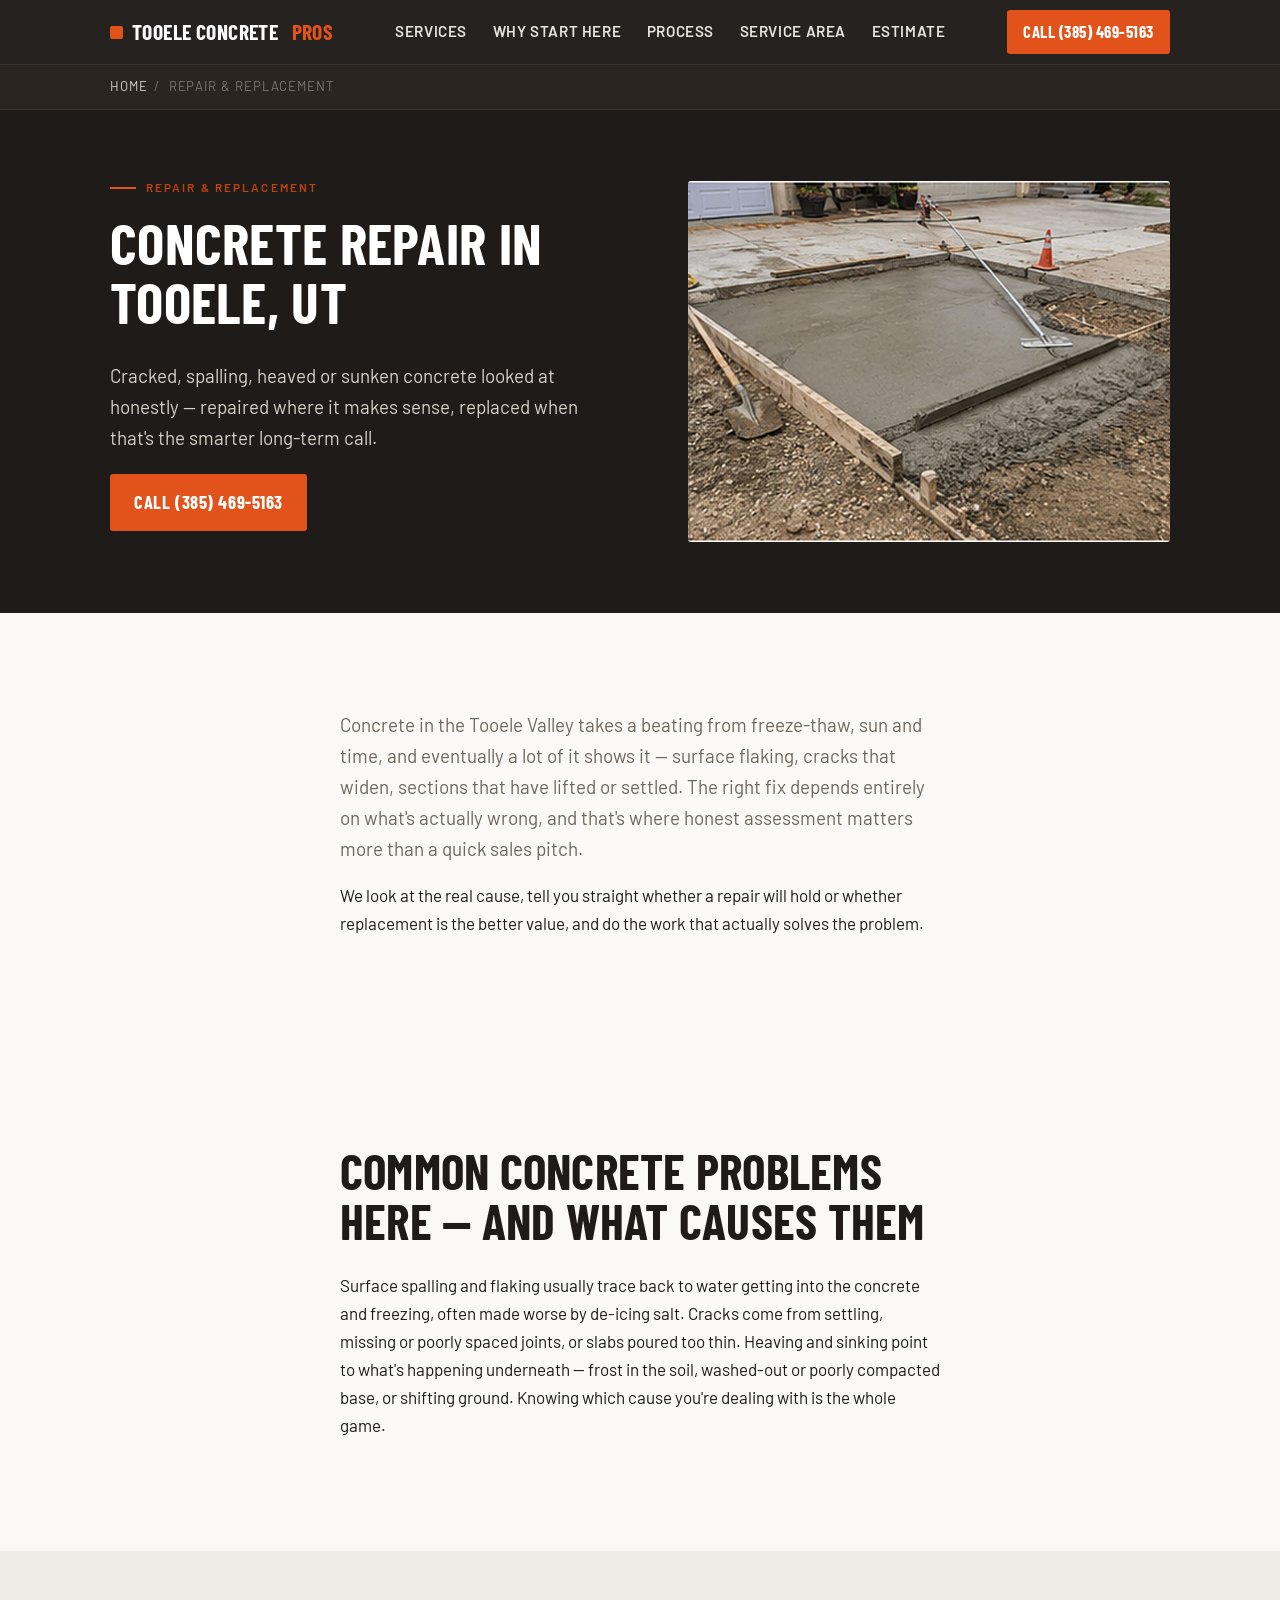
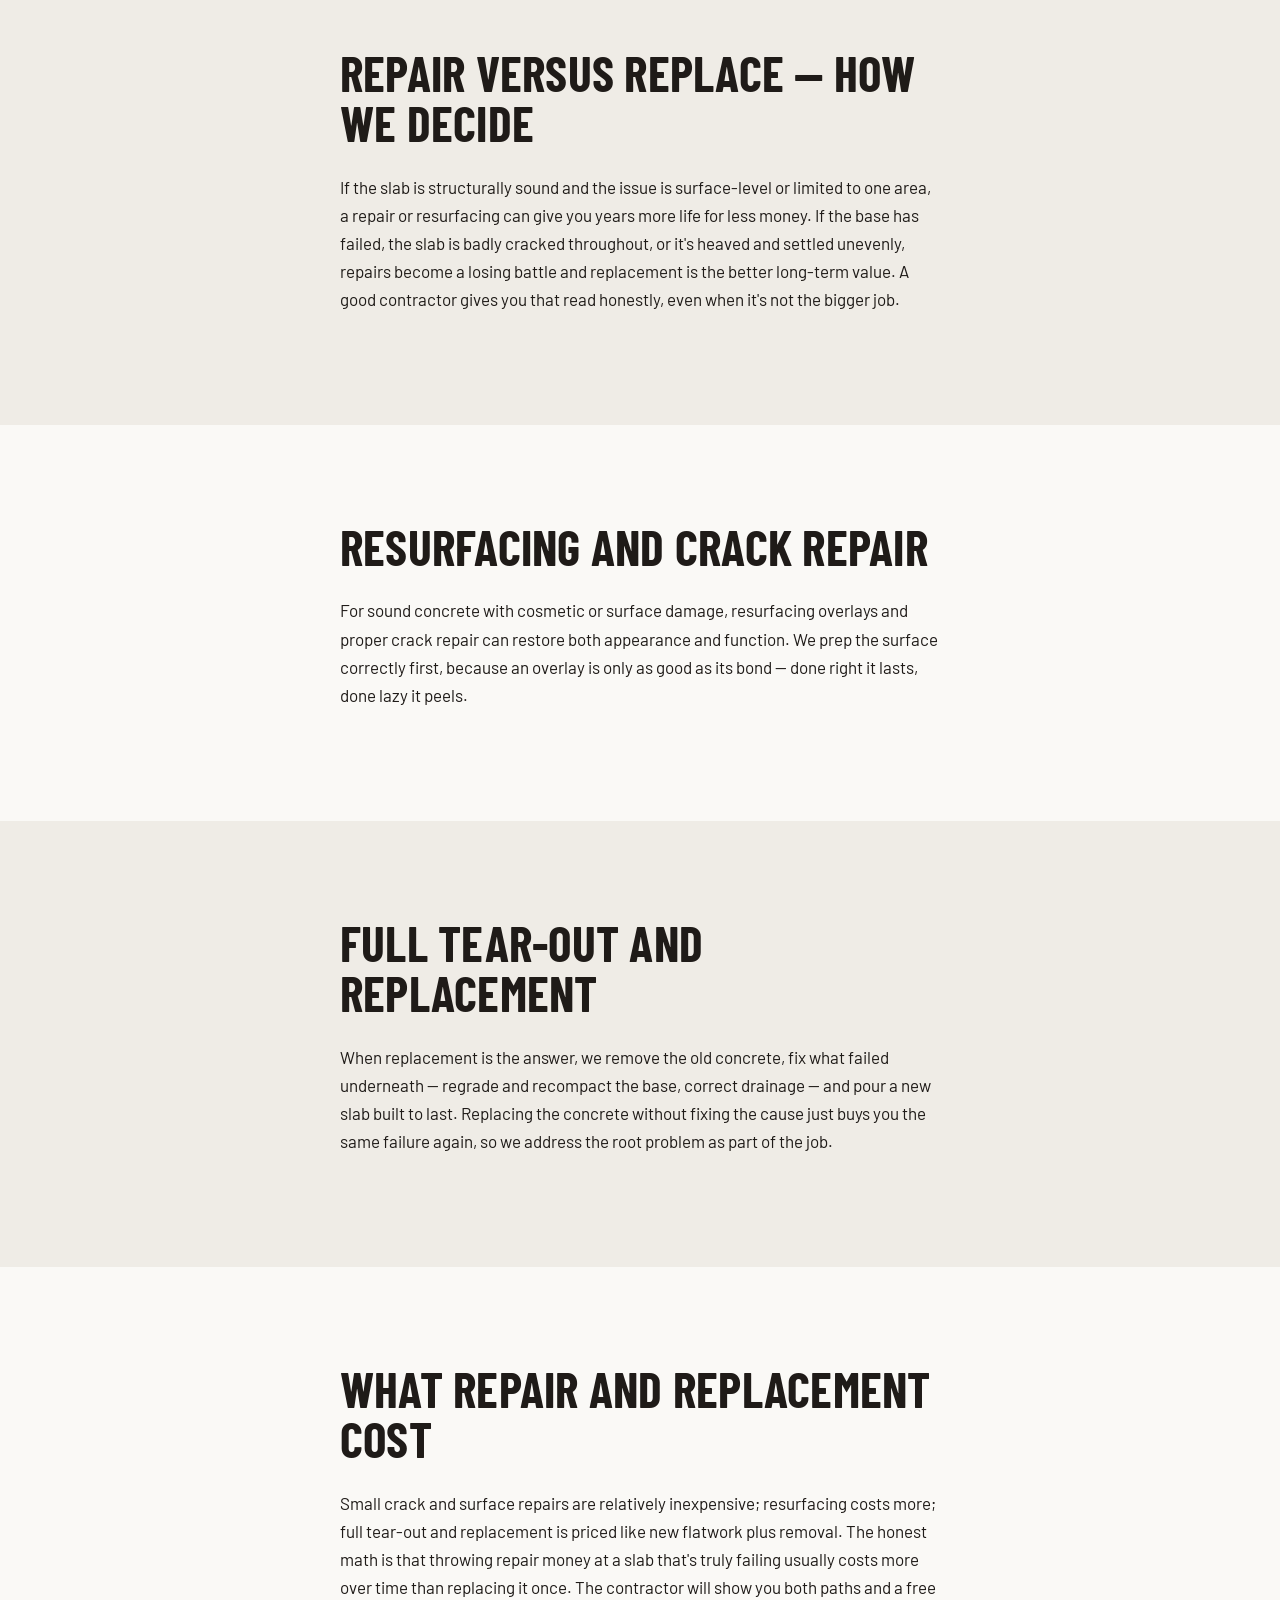
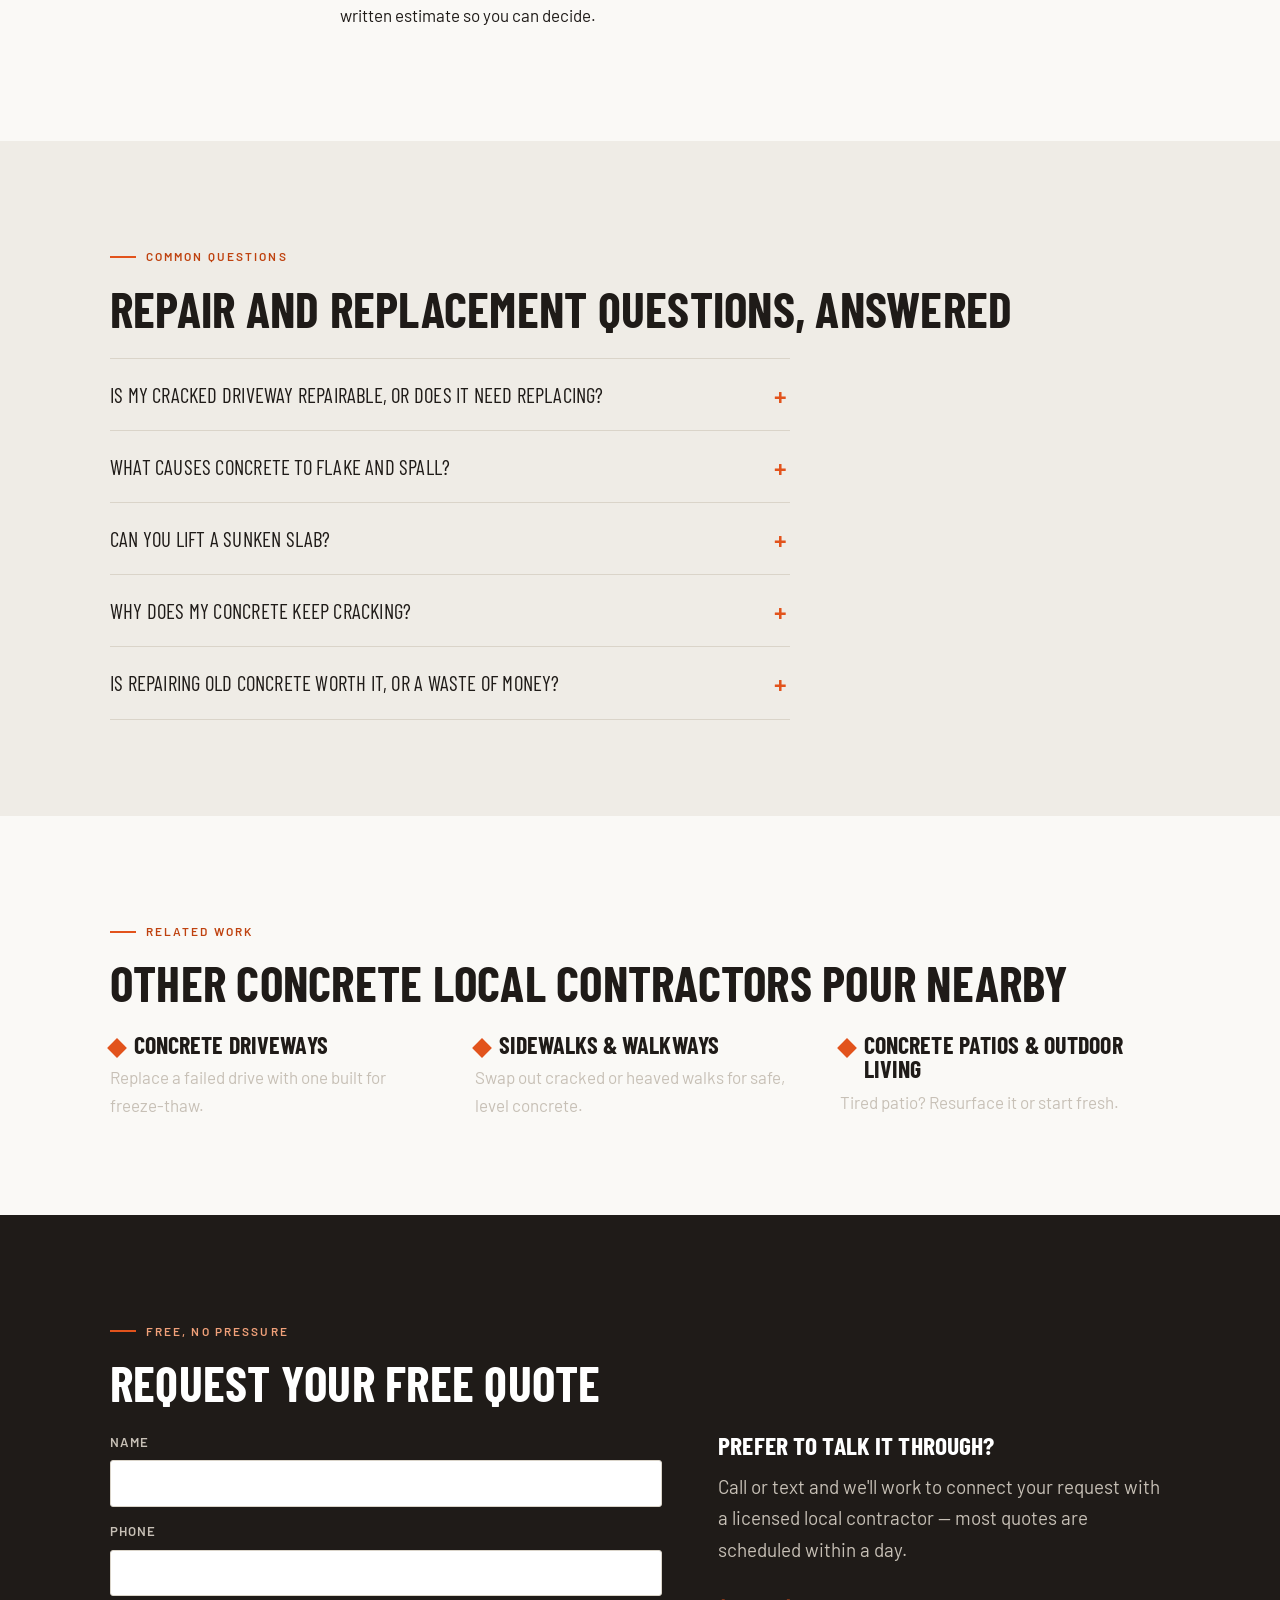
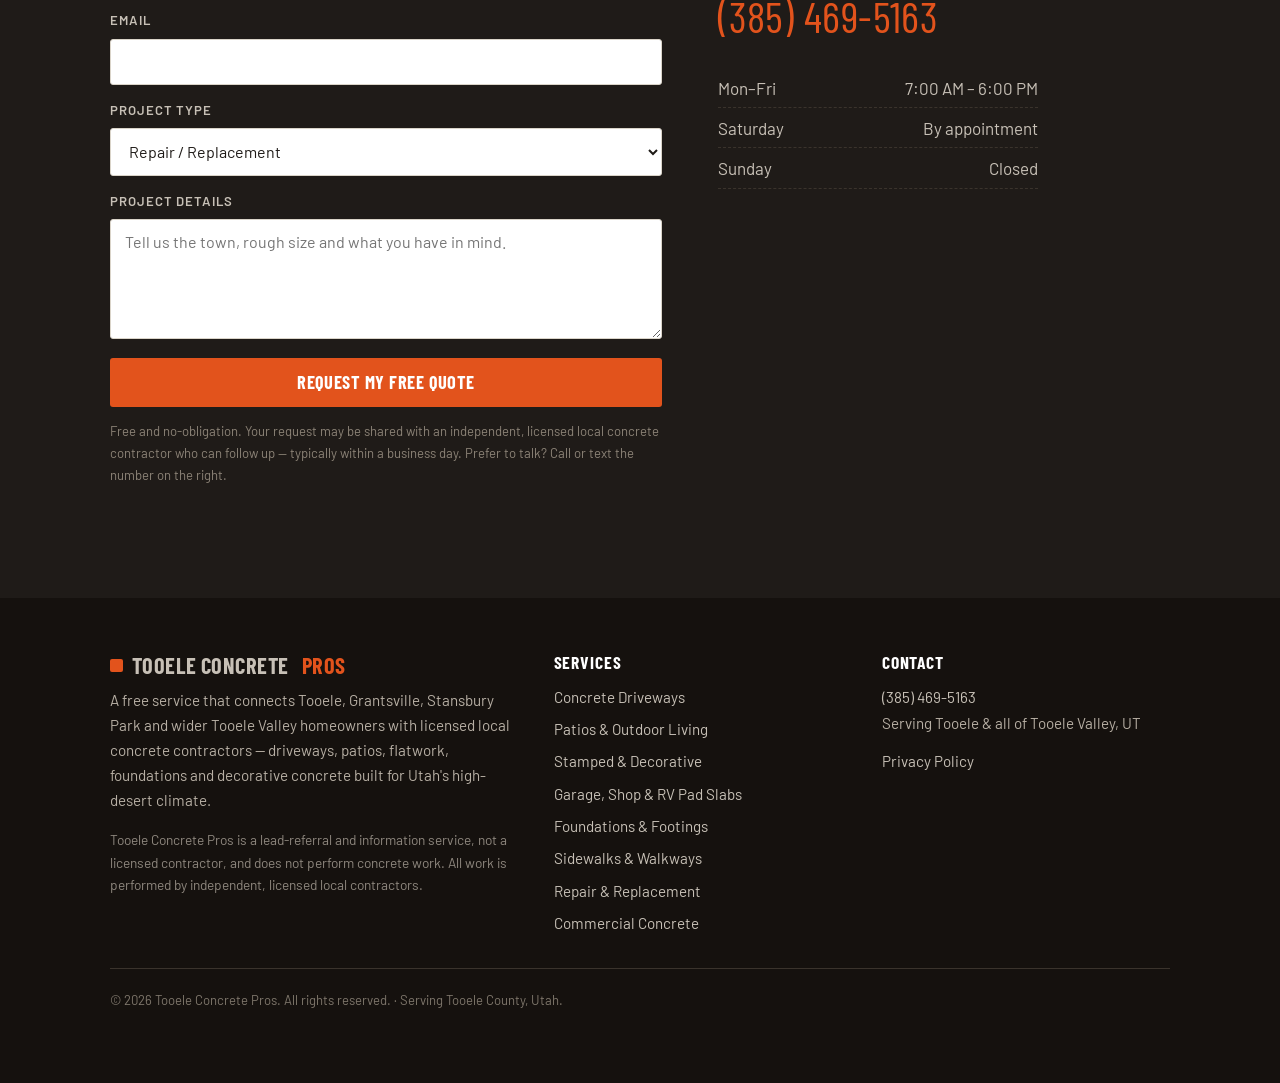
<file: concrete-repair-tooele-ut.html>
<!DOCTYPE html>
<html lang="en">
<head>
<meta charset="UTF-8">
<meta name="viewport" content="width=device-width, initial-scale=1">
<title>Concrete Repair in Tooele, UT | Free Quote</title>
<meta name="description" content="Concrete repair in Tooele, UT — cracking, spalling, heaving &amp; sinking. Free quote — (385) 469-5163.">
<link rel="canonical" href="https://www.tooeleconcretepros.com/concrete-repair-tooele-ut.html">
<meta name="robots" content="index, follow">
<meta property="og:type" content="website">
<meta property="og:site_name" content="Tooele Concrete Pros">
<meta property="og:title" content="Concrete Repair in Tooele, UT | Free Quote">
<meta property="og:description" content="Concrete repair in Tooele, UT — cracking, spalling, heaving &amp; sinking. Free quote — (385) 469-5163.">
<meta property="og:url" content="https://www.tooeleconcretepros.com/concrete-repair-tooele-ut.html">
<meta property="og:image" content="https://www.tooeleconcretepros.com/repair.jpg">
<meta name="twitter:card" content="summary_large_image">
<meta name="twitter:title" content="Concrete Repair in Tooele, UT | Free Quote">
<meta name="twitter:description" content="Concrete repair in Tooele, UT — cracking, spalling, heaving &amp; sinking. Free quote — (385) 469-5163.">
<meta name="twitter:image" content="https://www.tooeleconcretepros.com/repair.jpg">
<link rel="preconnect" href="https://fonts.googleapis.com">
<link rel="preconnect" href="https://fonts.gstatic.com" crossorigin>
<link href="https://fonts.googleapis.com/css2?family=Barlow:wght@400;500;600&family=Barlow+Condensed:wght@600;700&display=swap" rel="stylesheet">
<link rel="stylesheet" href="styles.css">
<!-- GOOGLE ANALYTICS 4 — REPLACE G-59WZX1PEV6 with THIS site's own Measurement ID (Tooele property, never Cache). -->
<script async src="https://www.googletagmanager.com/gtag/js?id=G-59WZX1PEV6"></script>
<script>
  window.dataLayer = window.dataLayer || [];
  function gtag(){dataLayer.push(arguments);}
  gtag('js', new Date());
  gtag('config', 'G-59WZX1PEV6');
</script>
<script type="application/ld+json">
{
  "@context": "https://schema.org",
  "@type": "Service",
  "serviceType": "Concrete Repair &amp; Replacement",
  "name": "Concrete Repair in Tooele, UT",
  "url": "https://www.tooeleconcretepros.com/concrete-repair-tooele-ut.html",
  "areaServed": [
    {
      "@type": "City",
      "name": "Tooele, UT"
    },
    {
      "@type": "City",
      "name": "Grantsville, UT"
    },
    {
      "@type": "City",
      "name": "Stansbury Park, UT"
    },
    {
      "@type": "City",
      "name": "Erda, UT"
    },
    {
      "@type": "City",
      "name": "Lake Point, UT"
    },
    {
      "@type": "City",
      "name": "Stockton, UT"
    },
    {
      "@type": "City",
      "name": "Rush Valley, UT"
    },
    {
      "@type": "City",
      "name": "Vernon, UT"
    }
  ],
  "provider": {
    "@type": "Organization",
    "@id": "https://www.tooeleconcretepros.com/#business",
    "name": "Tooele Concrete Pros",
    "url": "https://www.tooeleconcretepros.com/",
    "telephone": "+1-385-469-5163",
    "image": "https://www.tooeleconcretepros.com/hero.jpg"
  },
  "description": "Concrete repair and replacement in Tooele, Grantsville & Stansbury Park. Cracking, spalling, heaving and sinking assessed honestly. Free estimates."
}
</script>
<script type="application/ld+json">
{
  "@context": "https://schema.org",
  "@type": "BreadcrumbList",
  "itemListElement": [
    {
      "@type": "ListItem",
      "position": 1,
      "name": "Home",
      "item": "https://www.tooeleconcretepros.com/"
    },
    {
      "@type": "ListItem",
      "position": 2,
      "name": "Repair &amp; Replacement",
      "item": "https://www.tooeleconcretepros.com/concrete-repair-tooele-ut.html"
    }
  ]
}
</script>
<script type="application/ld+json">
{
  "@context": "https://schema.org",
  "@type": "FAQPage",
  "mainEntity": [
    {
      "@type": "Question",
      "name": "Is my cracked driveway repairable, or does it need replacing?",
      "acceptedAnswer": {
        "@type": "Answer",
        "text": "It depends on the cracks. Tight, isolated cracks in an otherwise sound slab are often repairable. Widespread cracking, crumbling edges or sections that have heaved or sunk usually mean the base or slab has failed, and replacement is the better value. A contractor will look and tell you honestly."
      }
    },
    {
      "@type": "Question",
      "name": "What causes concrete to flake and spall?",
      "acceptedAnswer": {
        "@type": "Answer",
        "text": "Spalling is typically water that's soaked into the surface and frozen, often accelerated by de-icing salts. A weak finish or a poor mix makes it worse. Sealing sound concrete helps prevent it; once spalling is advanced, resurfacing or replacement may be needed."
      }
    },
    {
      "@type": "Question",
      "name": "Can you lift a sunken slab?",
      "acceptedAnswer": {
        "@type": "Answer",
        "text": "For some settled slabs, lifting and leveling is an option, while others are better torn out and repoured \u2014 it depends on the cause and condition. The contractor will assess whether the slab is a good candidate for lifting or whether replacement gives you a more lasting result."
      }
    },
    {
      "@type": "Question",
      "name": "Why does my concrete keep cracking?",
      "acceptedAnswer": {
        "@type": "Answer",
        "text": "Recurring cracks usually point to an underlying cause that hasn't been fixed: a failing base, poor drainage, missing control joints, or a slab that's too thin for the load. Patching the crack without addressing that cause just delays the next one. We find and fix the source."
      }
    },
    {
      "@type": "Question",
      "name": "Is repairing old concrete worth it, or a waste of money?",
      "acceptedAnswer": {
        "@type": "Answer",
        "text": "It's worth it when the slab is structurally sound and the damage is limited \u2014 you get real added life for modest cost. It's a waste when the slab is failing throughout, because you'll keep paying for repairs that don't hold. A good contractor gives you the honest call either way."
      }
    }
  ]
}
</script>
</head>
<body>

<header class="site-header">
  <div class="wrap">
    <a class="brand" href="/"><span class="mark-dot"></span>Tooele Concrete<span>&nbsp;Pros</span></a>
    <nav class="nav" aria-label="Primary">
      <a href="/#services">Services</a>
      <a href="/#valley">Why Start Here</a>
      <a href="/#process">Process</a>
      <a href="/#area">Service Area</a>
      <a href="#quote">Estimate</a>
    </nav>
    <a class="header-call" href="tel:+13854695163" onclick="try{gtag('event','click_to_call',{source:'header'});}catch(e){}">Call (385) 469-5163</a>
  </div>
</header>

<nav class="svc-breadcrumb" aria-label="Breadcrumb">
  <div class="wrap">
    <a href="/">Home</a> <span>/</span> <span>Repair &amp; Replacement</span>
  </div>
</nav>

<section class="svc-hero">
  <div class="wrap">
    <div class="svc-hero-grid">
      <div>
        <p class="eyebrow reveal">Repair &amp; replacement</p>
        <h1 class="reveal">Concrete Repair in Tooele, UT</h1>
        <p class="hero-sub reveal">Cracked, spalling, heaved or sunken concrete looked at honestly — repaired where it makes sense, replaced when that's the smarter long-term call.</p>
        <div class="hero-cta reveal">
          <a class="btn btn-mark" href="tel:+13854695163" onclick="try{gtag('event','click_to_call',{source:'cta'});}catch(e){}">Call (385) 469-5163</a>
          <a class="btn btn-ghost" href="#quote">Free quote</a>
        </div>
      </div>
      <img class="svc-hero-img reveal" src="repair.jpg" alt="Concrete repair and replacement work in Tooele, Utah" width="800" height="600" fetchpriority="high">
    </div>
  </div>
</section>

<section class="section">
  <div class="wrap measure">
    <p class="lead reveal">Concrete in the Tooele Valley takes a beating from freeze-thaw, sun and time, and eventually a lot of it shows it — surface flaking, cracks that widen, sections that have lifted or settled. The right fix depends entirely on what's actually wrong, and that's where honest assessment matters more than a quick sales pitch.</p>
    <p class="reveal">We look at the real cause, tell you straight whether a repair will hold or whether replacement is the better value, and do the work that actually solves the problem.</p>
  </div>
</section>

<section class="section">
  <div class="wrap measure">
    <h2 class="reveal">Common concrete problems here — and what causes them</h2>
    <p class="reveal">Surface spalling and flaking usually trace back to water getting into the concrete and freezing, often made worse by de-icing salt. Cracks come from settling, missing or poorly spaced joints, or slabs poured too thin. Heaving and sinking point to what's happening underneath — frost in the soil, washed-out or poorly compacted base, or shifting ground. Knowing which cause you're dealing with is the whole game.</p>
  </div>
</section>
<section class="section band-light">
  <div class="wrap measure">
    <h2 class="reveal">Repair versus replace — how we decide</h2>
    <p class="reveal">If the slab is structurally sound and the issue is surface-level or limited to one area, a repair or resurfacing can give you years more life for less money. If the base has failed, the slab is badly cracked throughout, or it's heaved and settled unevenly, repairs become a losing battle and replacement is the better long-term value. A good contractor gives you that read honestly, even when it's not the bigger job.</p>
  </div>
</section>
<section class="section">
  <div class="wrap measure">
    <h2 class="reveal">Resurfacing and crack repair</h2>
    <p class="reveal">For sound concrete with cosmetic or surface damage, resurfacing overlays and proper crack repair can restore both appearance and function. We prep the surface correctly first, because an overlay is only as good as its bond — done right it lasts, done lazy it peels.</p>
  </div>
</section>
<section class="section band-light">
  <div class="wrap measure">
    <h2 class="reveal">Full tear-out and replacement</h2>
    <p class="reveal">When replacement is the answer, we remove the old concrete, fix what failed underneath — regrade and recompact the base, correct drainage — and pour a new slab built to last. Replacing the concrete without fixing the cause just buys you the same failure again, so we address the root problem as part of the job.</p>
  </div>
</section>
<section class="section">
  <div class="wrap measure">
    <h2 class="reveal">What repair and replacement cost</h2>
    <p class="reveal">Small crack and surface repairs are relatively inexpensive; resurfacing costs more; full tear-out and replacement is priced like new flatwork plus removal. The honest math is that throwing repair money at a slab that's truly failing usually costs more over time than replacing it once. The contractor will show you both paths and a free written estimate so you can decide.</p>
  </div>
</section>

<section class="section band-light" id="faq">
  <div class="wrap">
    <p class="eyebrow reveal">Common questions</p>
    <h2 class="reveal">Repair and replacement questions, answered</h2>
    <div class="faq measure reveal">
      <details>
        <summary>Is my cracked driveway repairable, or does it need replacing?</summary>
        <div class="a"><p>It depends on the cracks. Tight, isolated cracks in an otherwise sound slab are often repairable. Widespread cracking, crumbling edges or sections that have heaved or sunk usually mean the base or slab has failed, and replacement is the better value. A contractor will look and tell you honestly.</p></div>
      </details>
      <details>
        <summary>What causes concrete to flake and spall?</summary>
        <div class="a"><p>Spalling is typically water that's soaked into the surface and frozen, often accelerated by de-icing salts. A weak finish or a poor mix makes it worse. Sealing sound concrete helps prevent it; once spalling is advanced, resurfacing or replacement may be needed.</p></div>
      </details>
      <details>
        <summary>Can you lift a sunken slab?</summary>
        <div class="a"><p>For some settled slabs, lifting and leveling is an option, while others are better torn out and repoured — it depends on the cause and condition. The contractor will assess whether the slab is a good candidate for lifting or whether replacement gives you a more lasting result.</p></div>
      </details>
      <details>
        <summary>Why does my concrete keep cracking?</summary>
        <div class="a"><p>Recurring cracks usually point to an underlying cause that hasn't been fixed: a failing base, poor drainage, missing control joints, or a slab that's too thin for the load. Patching the crack without addressing that cause just delays the next one. We find and fix the source.</p></div>
      </details>
      <details>
        <summary>Is repairing old concrete worth it, or a waste of money?</summary>
        <div class="a"><p>It's worth it when the slab is structurally sound and the damage is limited — you get real added life for modest cost. It's a waste when the slab is failing throughout, because you'll keep paying for repairs that don't hold. A good contractor gives you the honest call either way.</p></div>
      </details>
    </div>
  </div>
</section>

<section class="section">
  <div class="wrap">
    <p class="eyebrow reveal">Related work</p>
    <h2 class="reveal">Other concrete local contractors pour nearby</h2>
    <div class="cols three" style="margin-top:1.5rem">
        <div class="value reveal"><h3><a href="driveways-tooele-ut.html" style="color:inherit">Concrete Driveways</a></h3><p>Replace a failed drive with one built for freeze-thaw.</p></div>
        <div class="value reveal"><h3><a href="sidewalks-tooele-ut.html" style="color:inherit">Sidewalks &amp; Walkways</a></h3><p>Swap out cracked or heaved walks for safe, level concrete.</p></div>
        <div class="value reveal"><h3><a href="patios-tooele-ut.html" style="color:inherit">Concrete Patios &amp; Outdoor Living</a></h3><p>Tired patio? Resurface it or start fresh.</p></div>
    </div>
  </div>
</section>

<section class="section band-dark on-dark" id="quote">
  <div class="wrap">
    <p class="eyebrow reveal">Free, no pressure</p>
    <h2 class="reveal">Request your free quote</h2>
    <div class="quote-grid">
      <form class="lead-form reveal" action="https://formspree.io/f/xvzjgpga" method="POST" onsubmit="try{gtag('event','generate_lead',{form:'quote_request'});}catch(e){}">
        <label for="name">Name</label>
        <input id="name" type="text" name="name" autocomplete="name" required>
        <label for="phone">Phone</label>
        <input id="phone" type="tel" name="phone" autocomplete="tel" required>
        <label for="email">Email</label>
        <input id="email" type="email" name="email" autocomplete="email">
        <label for="project">Project type</label>
        <select id="project" name="project">
          <option>Driveway</option>
          <option>Patio / Outdoor living</option>
          <option>Stamped / Decorative</option>
          <option>Garage / Shop / RV pad slab</option>
          <option>Foundation / Footings</option>
          <option>Sidewalk / Walkway</option>
          <option selected>Repair / Replacement</option>
          <option>Commercial</option>
        </select>
        <label for="message">Project details</label>
        <textarea id="message" name="message" placeholder="Tell us the town, rough size and what you have in mind."></textarea>
        <input type="hidden" name="_subject" value="New estimate request — Tooele Concrete Pros">
        <button class="btn btn-mark" type="submit">Request my free quote</button>
        <p class="form-note">Free and no-obligation. Your request may be shared with an independent, licensed local concrete contractor who can follow up — typically within a business day. Prefer to talk? Call or text the number on the right.</p>
      </form>
      <div class="contact-card reveal">
        <h3>Prefer to talk it through?</h3>
        <p class="lead">Call or text and we'll work to connect your request with a licensed local contractor &mdash; most quotes are scheduled within a day.</p>
        <a class="big-call" href="tel:+13854695163" onclick="try{gtag('event','click_to_call',{source:'contact_card'});}catch(e){}">(385) 469-5163</a>
        <ul class="hours">
          <li><span>Mon&ndash;Fri</span><span>7:00 AM &ndash; 6:00 PM</span></li>
          <li><span>Saturday</span><span>By appointment</span></li>
          <li><span>Sunday</span><span>Closed</span></li>
        </ul>
      </div>
    </div>
  </div>
</section>

<footer class="site-footer">
  <div class="wrap">
    <div class="foot-grid">
      <div class="foot-brand">
        <a class="brand" href="/"><span class="mark-dot"></span>Tooele Concrete<span>&nbsp;Pros</span></a>
        <p>A free service that connects Tooele, Grantsville, Stansbury Park and wider Tooele Valley homeowners with licensed local concrete contractors &mdash; driveways, patios, flatwork, foundations and decorative concrete built for Utah's high-desert climate.</p>
        <p style="font-size:.9em;opacity:.75">Tooele Concrete Pros is a lead-referral and information service, not a licensed contractor, and does not perform concrete work. All work is performed by independent, licensed local contractors.</p>
      </div>
      <div>
        <h4>Services</h4>
        <ul class="foot-links">
          <li><a href="driveways-tooele-ut.html">Concrete Driveways</a></li>
          <li><a href="patios-tooele-ut.html">Patios &amp; Outdoor Living</a></li>
          <li><a href="stamped-concrete-tooele-ut.html">Stamped &amp; Decorative</a></li>
          <li><a href="concrete-slabs-tooele-ut.html">Garage, Shop &amp; RV Pad Slabs</a></li>
          <li><a href="foundations-tooele-ut.html">Foundations &amp; Footings</a></li>
          <li><a href="sidewalks-tooele-ut.html">Sidewalks &amp; Walkways</a></li>
          <li><a href="concrete-repair-tooele-ut.html">Repair &amp; Replacement</a></li>
          <li><a href="commercial-concrete-tooele-ut.html">Commercial Concrete</a></li>
        </ul>
      </div>
      <div>
        <h4>Contact</h4>
        <address class="foot-nap">
          <a href="tel:+13854695163">(385) 469-5163</a><br>
          Serving Tooele &amp; all of Tooele Valley, UT
        </address>
        <p style="margin-top:.75rem"><a href="privacy-policy.html">Privacy Policy</a></p>
      </div>
    </div>
    <p class="foot-legal">&copy; <span id="yr">2026</span> Tooele Concrete Pros. All rights reserved. &middot; Serving Tooele County, Utah.</p>
  </div>
</footer>

<div class="callbar">
  <a class="cb-call" href="tel:+13854695163" onclick="try{gtag('event','click_to_call',{source:'callbar'});}catch(e){}">&#9742; Call now</a>
  <a class="cb-form" href="#quote">Free quote</a>
</div>

<script>
  document.getElementById('yr').textContent = new Date().getFullYear();
  (function(){
    var els = document.querySelectorAll('.reveal');
    if (!('IntersectionObserver' in window) || matchMedia('(prefers-reduced-motion: reduce)').matches){
      els.forEach(function(e){ e.classList.add('in'); }); return;
    }
    var io = new IntersectionObserver(function(entries){
      entries.forEach(function(en){ if(en.isIntersecting){ en.target.classList.add('in'); io.unobserve(en.target); } });
    }, { threshold: 0.12 });
    els.forEach(function(e){ io.observe(e); });
  })();
</script>
</body>
</html>
</file>
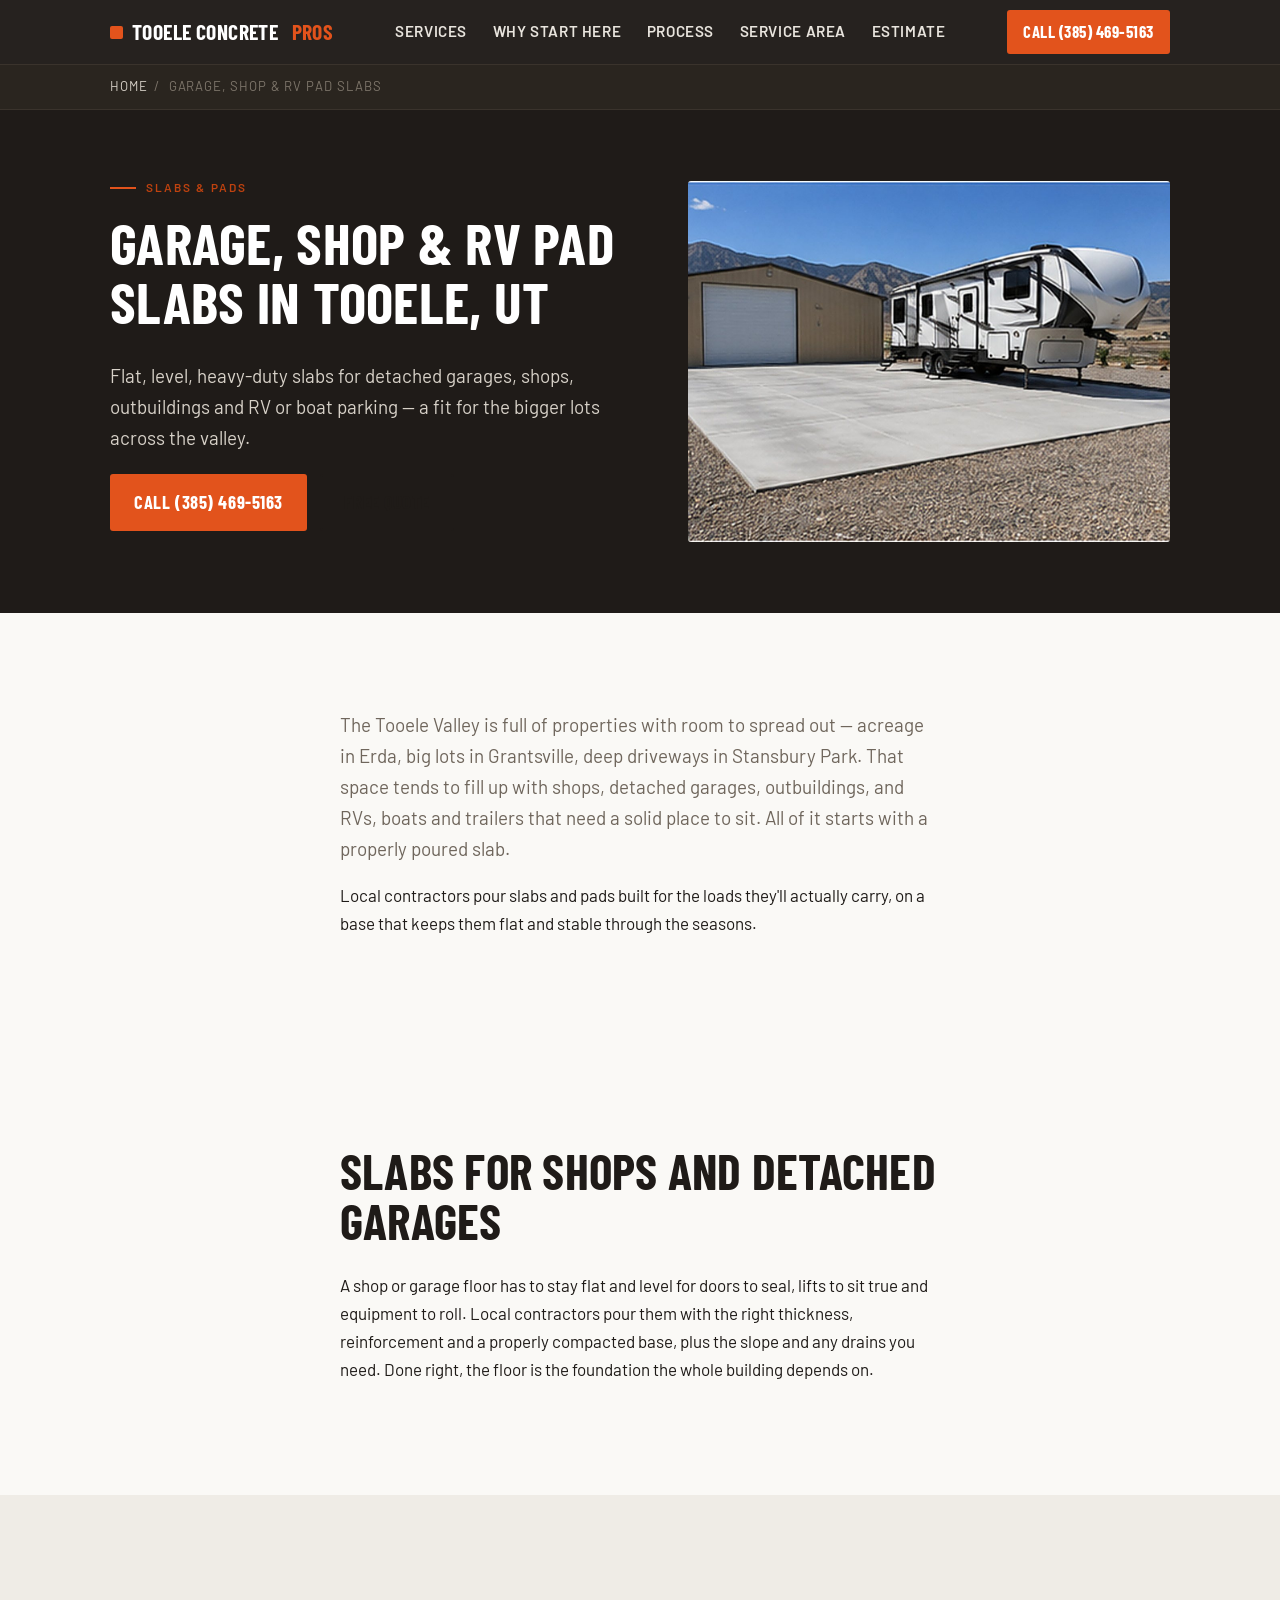
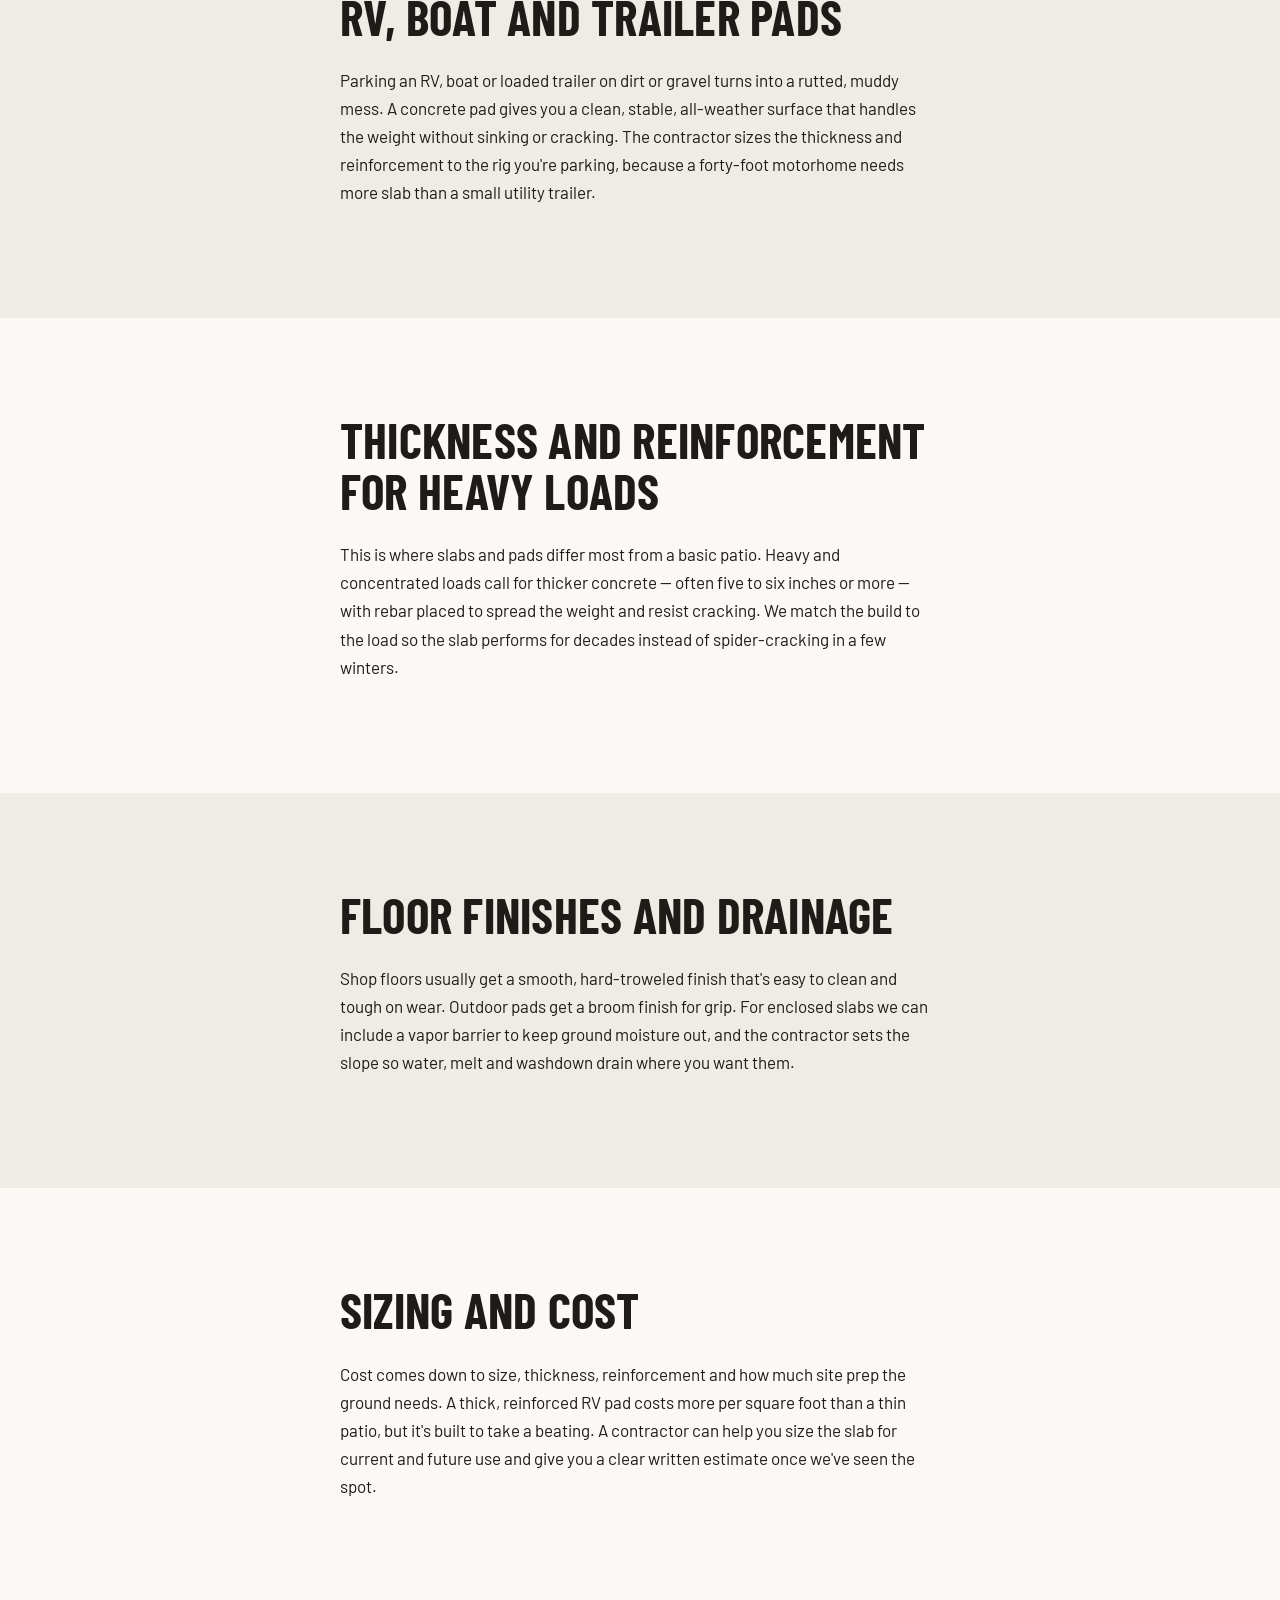
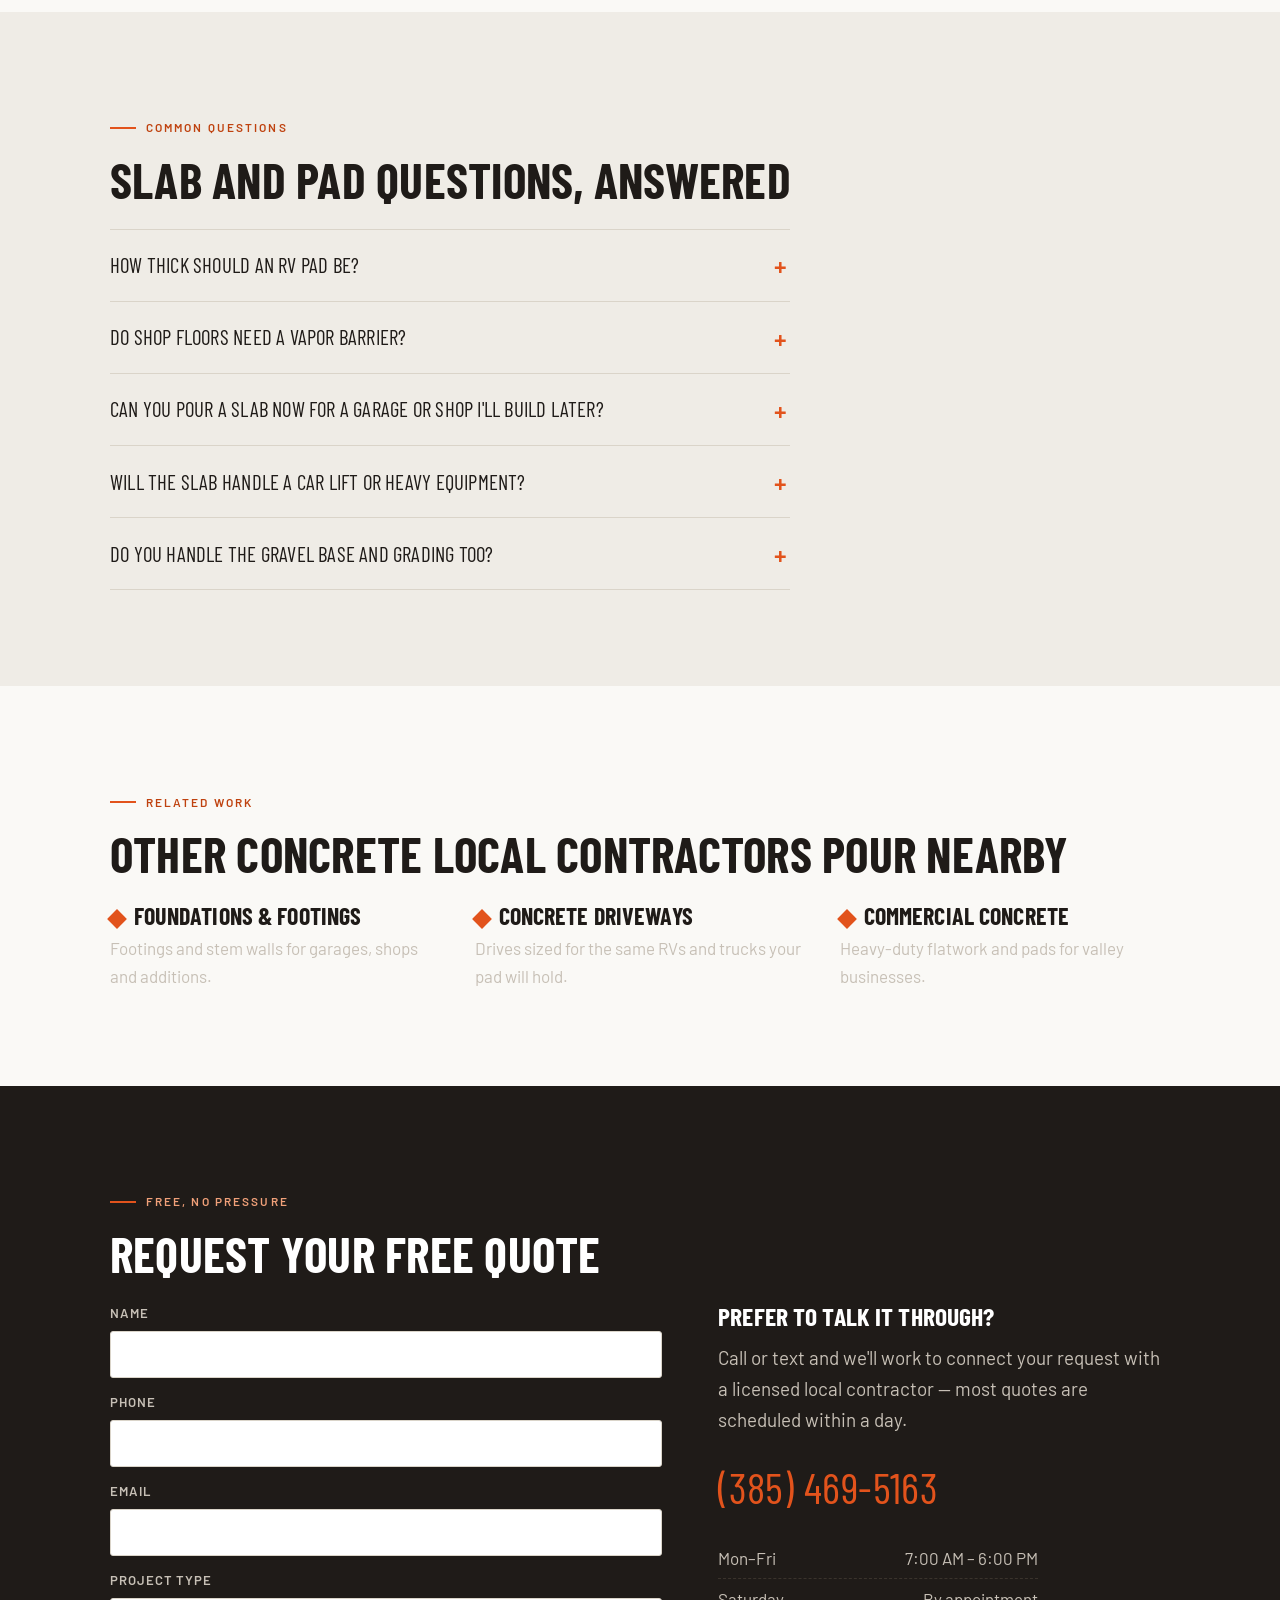
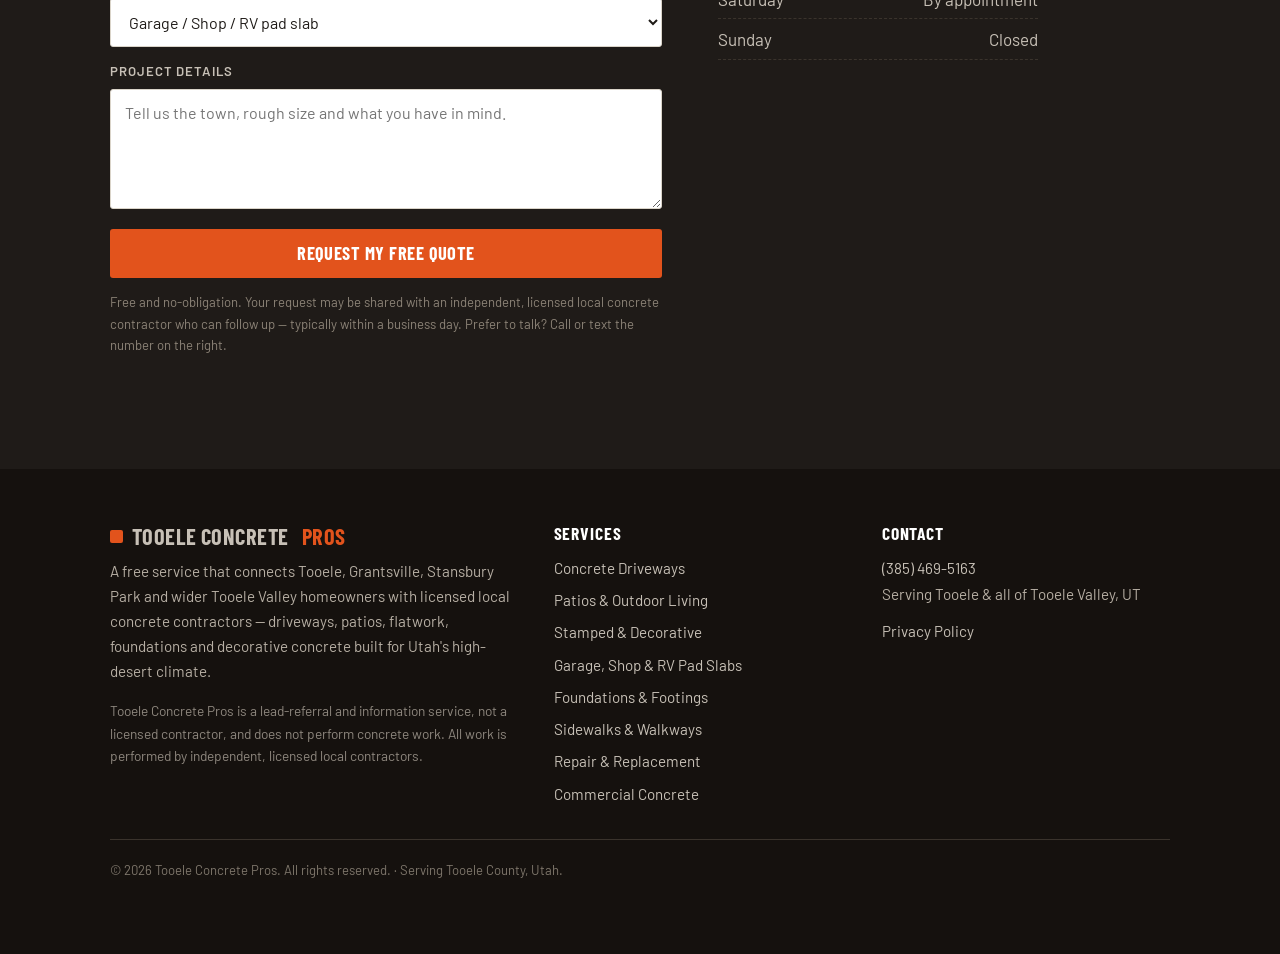
<file: concrete-slabs-tooele-ut.html>
<!DOCTYPE html>
<html lang="en">
<head>
<meta charset="UTF-8">
<meta name="viewport" content="width=device-width, initial-scale=1">
<title>Concrete Slabs & RV Pads in Tooele, UT | Free Quote</title>
<meta name="description" content="Garage, shop &amp; RV pad slabs in Tooele, Erda, Grantsville &amp; Stansbury Park. Free quote — (385) 469-5163.">
<link rel="canonical" href="https://www.tooeleconcretepros.com/concrete-slabs-tooele-ut.html">
<meta name="robots" content="index, follow">
<meta property="og:type" content="website">
<meta property="og:site_name" content="Tooele Concrete Pros">
<meta property="og:title" content="Concrete Slabs &amp; RV Pads in Tooele, UT | Free Quote">
<meta property="og:description" content="Garage, shop &amp; RV pad slabs in Tooele, Erda, Grantsville &amp; Stansbury Park. Free quote — (385) 469-5163.">
<meta property="og:url" content="https://www.tooeleconcretepros.com/concrete-slabs-tooele-ut.html">
<meta property="og:image" content="https://www.tooeleconcretepros.com/slabs.jpg">
<meta name="twitter:card" content="summary_large_image">
<meta name="twitter:title" content="Concrete Slabs &amp; RV Pads in Tooele, UT | Free Quote">
<meta name="twitter:description" content="Garage, shop &amp; RV pad slabs in Tooele, Erda, Grantsville &amp; Stansbury Park. Free quote — (385) 469-5163.">
<meta name="twitter:image" content="https://www.tooeleconcretepros.com/slabs.jpg">
<link rel="preconnect" href="https://fonts.googleapis.com">
<link rel="preconnect" href="https://fonts.gstatic.com" crossorigin>
<link href="https://fonts.googleapis.com/css2?family=Barlow:wght@400;500;600&family=Barlow+Condensed:wght@600;700&display=swap" rel="stylesheet">
<link rel="stylesheet" href="styles.css">
<!-- GOOGLE ANALYTICS 4 — REPLACE G-59WZX1PEV6 with THIS site's own Measurement ID (Tooele property, never Cache). -->
<script async src="https://www.googletagmanager.com/gtag/js?id=G-59WZX1PEV6"></script>
<script>
  window.dataLayer = window.dataLayer || [];
  function gtag(){dataLayer.push(arguments);}
  gtag('js', new Date());
  gtag('config', 'G-59WZX1PEV6');
</script>
<script type="application/ld+json">
{
  "@context": "https://schema.org",
  "@type": "Service",
  "serviceType": "Concrete Slabs, Shop Floors &amp; RV Pads",
  "name": "Garage, Shop &amp; RV Pad Slabs in Tooele, UT",
  "url": "https://www.tooeleconcretepros.com/concrete-slabs-tooele-ut.html",
  "areaServed": [
    {
      "@type": "City",
      "name": "Tooele, UT"
    },
    {
      "@type": "City",
      "name": "Grantsville, UT"
    },
    {
      "@type": "City",
      "name": "Stansbury Park, UT"
    },
    {
      "@type": "City",
      "name": "Erda, UT"
    },
    {
      "@type": "City",
      "name": "Lake Point, UT"
    },
    {
      "@type": "City",
      "name": "Stockton, UT"
    },
    {
      "@type": "City",
      "name": "Rush Valley, UT"
    },
    {
      "@type": "City",
      "name": "Vernon, UT"
    }
  ],
  "provider": {
    "@type": "Organization",
    "@id": "https://www.tooeleconcretepros.com/#business",
    "name": "Tooele Concrete Pros",
    "url": "https://www.tooeleconcretepros.com/",
    "telephone": "+1-385-469-5163",
    "image": "https://www.tooeleconcretepros.com/hero.jpg"
  },
  "description": "Concrete slabs for garages, shops, outbuildings and RV pads in Tooele, Erda, Grantsville & Stansbury Park. Built for heavy loads. Free estimates."
}
</script>
<script type="application/ld+json">
{
  "@context": "https://schema.org",
  "@type": "BreadcrumbList",
  "itemListElement": [
    {
      "@type": "ListItem",
      "position": 1,
      "name": "Home",
      "item": "https://www.tooeleconcretepros.com/"
    },
    {
      "@type": "ListItem",
      "position": 2,
      "name": "Garage, Shop &amp; RV Pad Slabs",
      "item": "https://www.tooeleconcretepros.com/concrete-slabs-tooele-ut.html"
    }
  ]
}
</script>
<script type="application/ld+json">
{
  "@context": "https://schema.org",
  "@type": "FAQPage",
  "mainEntity": [
    {
      "@type": "Question",
      "name": "How thick should an RV pad be?",
      "acceptedAnswer": {
        "@type": "Answer",
        "text": "For a full-size RV we typically pour five to six inches with rebar, sometimes more depending on the weight and how it's parked. A small trailer needs less. We base the thickness on the actual rig and how often it moves on and off, so the pad holds up without cracking."
      }
    },
    {
      "@type": "Question",
      "name": "Do shop floors need a vapor barrier?",
      "acceptedAnswer": {
        "@type": "Answer",
        "text": "If the slab is enclosed and you want a dry, usable floor, yes \u2014 a vapor barrier under the concrete keeps ground moisture from wicking up through the slab, which protects stored items, coatings and equipment. We include it where it makes sense and explain when it isn't needed."
      }
    },
    {
      "@type": "Question",
      "name": "Can you pour a slab now for a garage or shop I'll build later?",
      "acceptedAnswer": {
        "@type": "Answer",
        "text": "Yes, and it's common. A contractor can pour the slab to the dimensions, thickness and edge detailing your future building needs, sized from your plans or the building kit's specs, so it's ready when you're set to build. Getting the slab right up front saves headaches later."
      }
    },
    {
      "@type": "Question",
      "name": "Will the slab handle a car lift or heavy equipment?",
      "acceptedAnswer": {
        "@type": "Answer",
        "text": "It can, but only if it's built for it. A lift or heavy machinery needs adequate thickness and reinforcement at the load points. Tell us what's going on the slab, and the contractor will spec it to carry that load safely before pouring."
      }
    },
    {
      "@type": "Question",
      "name": "Do you handle the gravel base and grading too?",
      "acceptedAnswer": {
        "@type": "Answer",
        "text": "Always. The compacted base is what keeps a slab flat and stable, so we grade, bring in and compact the base material as part of the job. We don't pour heavy slabs on ground that hasn't been prepped properly."
      }
    }
  ]
}
</script>
</head>
<body>

<header class="site-header">
  <div class="wrap">
    <a class="brand" href="/"><span class="mark-dot"></span>Tooele Concrete<span>&nbsp;Pros</span></a>
    <nav class="nav" aria-label="Primary">
      <a href="/#services">Services</a>
      <a href="/#valley">Why Start Here</a>
      <a href="/#process">Process</a>
      <a href="/#area">Service Area</a>
      <a href="#quote">Estimate</a>
    </nav>
    <a class="header-call" href="tel:+13854695163" onclick="try{gtag('event','click_to_call',{source:'header'});}catch(e){}">Call (385) 469-5163</a>
  </div>
</header>

<nav class="svc-breadcrumb" aria-label="Breadcrumb">
  <div class="wrap">
    <a href="/">Home</a> <span>/</span> <span>Garage, Shop &amp; RV Pad Slabs</span>
  </div>
</nav>

<section class="svc-hero">
  <div class="wrap">
    <div class="svc-hero-grid">
      <div>
        <p class="eyebrow reveal">Slabs &amp; pads</p>
        <h1 class="reveal">Garage, Shop &amp; RV Pad Slabs in Tooele, UT</h1>
        <p class="hero-sub reveal">Flat, level, heavy-duty slabs for detached garages, shops, outbuildings and RV or boat parking — a fit for the bigger lots across the valley.</p>
        <div class="hero-cta reveal">
          <a class="btn btn-mark" href="tel:+13854695163" onclick="try{gtag('event','click_to_call',{source:'cta'});}catch(e){}">Call (385) 469-5163</a>
          <a class="btn btn-ghost" href="#quote">Free quote</a>
        </div>
      </div>
      <img class="svc-hero-img reveal" src="slabs.jpg" alt="A concrete shop and RV pad slab in Erda, Utah" width="800" height="600" fetchpriority="high">
    </div>
  </div>
</section>

<section class="section">
  <div class="wrap measure">
    <p class="lead reveal">The Tooele Valley is full of properties with room to spread out — acreage in Erda, big lots in Grantsville, deep driveways in Stansbury Park. That space tends to fill up with shops, detached garages, outbuildings, and RVs, boats and trailers that need a solid place to sit. All of it starts with a properly poured slab.</p>
    <p class="reveal">Local contractors pour slabs and pads built for the loads they'll actually carry, on a base that keeps them flat and stable through the seasons.</p>
  </div>
</section>

<section class="section">
  <div class="wrap measure">
    <h2 class="reveal">Slabs for shops and detached garages</h2>
    <p class="reveal">A shop or garage floor has to stay flat and level for doors to seal, lifts to sit true and equipment to roll. Local contractors pour them with the right thickness, reinforcement and a properly compacted base, plus the slope and any drains you need. Done right, the floor is the foundation the whole building depends on.</p>
  </div>
</section>
<section class="section band-light">
  <div class="wrap measure">
    <h2 class="reveal">RV, boat and trailer pads</h2>
    <p class="reveal">Parking an RV, boat or loaded trailer on dirt or gravel turns into a rutted, muddy mess. A concrete pad gives you a clean, stable, all-weather surface that handles the weight without sinking or cracking. The contractor sizes the thickness and reinforcement to the rig you're parking, because a forty-foot motorhome needs more slab than a small utility trailer.</p>
  </div>
</section>
<section class="section">
  <div class="wrap measure">
    <h2 class="reveal">Thickness and reinforcement for heavy loads</h2>
    <p class="reveal">This is where slabs and pads differ most from a basic patio. Heavy and concentrated loads call for thicker concrete — often five to six inches or more — with rebar placed to spread the weight and resist cracking. We match the build to the load so the slab performs for decades instead of spider-cracking in a few winters.</p>
  </div>
</section>
<section class="section band-light">
  <div class="wrap measure">
    <h2 class="reveal">Floor finishes and drainage</h2>
    <p class="reveal">Shop floors usually get a smooth, hard-troweled finish that's easy to clean and tough on wear. Outdoor pads get a broom finish for grip. For enclosed slabs we can include a vapor barrier to keep ground moisture out, and the contractor sets the slope so water, melt and washdown drain where you want them.</p>
  </div>
</section>
<section class="section">
  <div class="wrap measure">
    <h2 class="reveal">Sizing and cost</h2>
    <p class="reveal">Cost comes down to size, thickness, reinforcement and how much site prep the ground needs. A thick, reinforced RV pad costs more per square foot than a thin patio, but it's built to take a beating. A contractor can help you size the slab for current and future use and give you a clear written estimate once we've seen the spot.</p>
  </div>
</section>

<section class="section band-light" id="faq">
  <div class="wrap">
    <p class="eyebrow reveal">Common questions</p>
    <h2 class="reveal">Slab and pad questions, answered</h2>
    <div class="faq measure reveal">
      <details>
        <summary>How thick should an RV pad be?</summary>
        <div class="a"><p>For a full-size RV we typically pour five to six inches with rebar, sometimes more depending on the weight and how it's parked. A small trailer needs less. We base the thickness on the actual rig and how often it moves on and off, so the pad holds up without cracking.</p></div>
      </details>
      <details>
        <summary>Do shop floors need a vapor barrier?</summary>
        <div class="a"><p>If the slab is enclosed and you want a dry, usable floor, yes — a vapor barrier under the concrete keeps ground moisture from wicking up through the slab, which protects stored items, coatings and equipment. We include it where it makes sense and explain when it isn't needed.</p></div>
      </details>
      <details>
        <summary>Can you pour a slab now for a garage or shop I'll build later?</summary>
        <div class="a"><p>Yes, and it's common. A contractor can pour the slab to the dimensions, thickness and edge detailing your future building needs, sized from your plans or the building kit's specs, so it's ready when you're set to build. Getting the slab right up front saves headaches later.</p></div>
      </details>
      <details>
        <summary>Will the slab handle a car lift or heavy equipment?</summary>
        <div class="a"><p>It can, but only if it's built for it. A lift or heavy machinery needs adequate thickness and reinforcement at the load points. Tell us what's going on the slab, and the contractor will spec it to carry that load safely before pouring.</p></div>
      </details>
      <details>
        <summary>Do you handle the gravel base and grading too?</summary>
        <div class="a"><p>Always. The compacted base is what keeps a slab flat and stable, so we grade, bring in and compact the base material as part of the job. We don't pour heavy slabs on ground that hasn't been prepped properly.</p></div>
      </details>
    </div>
  </div>
</section>

<section class="section">
  <div class="wrap">
    <p class="eyebrow reveal">Related work</p>
    <h2 class="reveal">Other concrete local contractors pour nearby</h2>
    <div class="cols three" style="margin-top:1.5rem">
        <div class="value reveal"><h3><a href="foundations-tooele-ut.html" style="color:inherit">Foundations &amp; Footings</a></h3><p>Footings and stem walls for garages, shops and additions.</p></div>
        <div class="value reveal"><h3><a href="driveways-tooele-ut.html" style="color:inherit">Concrete Driveways</a></h3><p>Drives sized for the same RVs and trucks your pad will hold.</p></div>
        <div class="value reveal"><h3><a href="commercial-concrete-tooele-ut.html" style="color:inherit">Commercial Concrete</a></h3><p>Heavy-duty flatwork and pads for valley businesses.</p></div>
    </div>
  </div>
</section>

<section class="section band-dark on-dark" id="quote">
  <div class="wrap">
    <p class="eyebrow reveal">Free, no pressure</p>
    <h2 class="reveal">Request your free quote</h2>
    <div class="quote-grid">
      <form class="lead-form reveal" action="https://formspree.io/f/xvzjgpga" method="POST" onsubmit="try{gtag('event','generate_lead',{form:'quote_request'});}catch(e){}">
        <label for="name">Name</label>
        <input id="name" type="text" name="name" autocomplete="name" required>
        <label for="phone">Phone</label>
        <input id="phone" type="tel" name="phone" autocomplete="tel" required>
        <label for="email">Email</label>
        <input id="email" type="email" name="email" autocomplete="email">
        <label for="project">Project type</label>
        <select id="project" name="project">
          <option>Driveway</option>
          <option>Patio / Outdoor living</option>
          <option>Stamped / Decorative</option>
          <option selected>Garage / Shop / RV pad slab</option>
          <option>Foundation / Footings</option>
          <option>Sidewalk / Walkway</option>
          <option>Repair / Replacement</option>
          <option>Commercial</option>
        </select>
        <label for="message">Project details</label>
        <textarea id="message" name="message" placeholder="Tell us the town, rough size and what you have in mind."></textarea>
        <input type="hidden" name="_subject" value="New estimate request — Tooele Concrete Pros">
        <button class="btn btn-mark" type="submit">Request my free quote</button>
        <p class="form-note">Free and no-obligation. Your request may be shared with an independent, licensed local concrete contractor who can follow up — typically within a business day. Prefer to talk? Call or text the number on the right.</p>
      </form>
      <div class="contact-card reveal">
        <h3>Prefer to talk it through?</h3>
        <p class="lead">Call or text and we'll work to connect your request with a licensed local contractor &mdash; most quotes are scheduled within a day.</p>
        <a class="big-call" href="tel:+13854695163" onclick="try{gtag('event','click_to_call',{source:'contact_card'});}catch(e){}">(385) 469-5163</a>
        <ul class="hours">
          <li><span>Mon&ndash;Fri</span><span>7:00 AM &ndash; 6:00 PM</span></li>
          <li><span>Saturday</span><span>By appointment</span></li>
          <li><span>Sunday</span><span>Closed</span></li>
        </ul>
      </div>
    </div>
  </div>
</section>

<footer class="site-footer">
  <div class="wrap">
    <div class="foot-grid">
      <div class="foot-brand">
        <a class="brand" href="/"><span class="mark-dot"></span>Tooele Concrete<span>&nbsp;Pros</span></a>
        <p>A free service that connects Tooele, Grantsville, Stansbury Park and wider Tooele Valley homeowners with licensed local concrete contractors &mdash; driveways, patios, flatwork, foundations and decorative concrete built for Utah's high-desert climate.</p>
        <p style="font-size:.9em;opacity:.75">Tooele Concrete Pros is a lead-referral and information service, not a licensed contractor, and does not perform concrete work. All work is performed by independent, licensed local contractors.</p>
      </div>
      <div>
        <h4>Services</h4>
        <ul class="foot-links">
          <li><a href="driveways-tooele-ut.html">Concrete Driveways</a></li>
          <li><a href="patios-tooele-ut.html">Patios &amp; Outdoor Living</a></li>
          <li><a href="stamped-concrete-tooele-ut.html">Stamped &amp; Decorative</a></li>
          <li><a href="concrete-slabs-tooele-ut.html">Garage, Shop &amp; RV Pad Slabs</a></li>
          <li><a href="foundations-tooele-ut.html">Foundations &amp; Footings</a></li>
          <li><a href="sidewalks-tooele-ut.html">Sidewalks &amp; Walkways</a></li>
          <li><a href="concrete-repair-tooele-ut.html">Repair &amp; Replacement</a></li>
          <li><a href="commercial-concrete-tooele-ut.html">Commercial Concrete</a></li>
        </ul>
      </div>
      <div>
        <h4>Contact</h4>
        <address class="foot-nap">
          <a href="tel:+13854695163">(385) 469-5163</a><br>
          Serving Tooele &amp; all of Tooele Valley, UT
        </address>
        <p style="margin-top:.75rem"><a href="privacy-policy.html">Privacy Policy</a></p>
      </div>
    </div>
    <p class="foot-legal">&copy; <span id="yr">2026</span> Tooele Concrete Pros. All rights reserved. &middot; Serving Tooele County, Utah.</p>
  </div>
</footer>

<div class="callbar">
  <a class="cb-call" href="tel:+13854695163" onclick="try{gtag('event','click_to_call',{source:'callbar'});}catch(e){}">&#9742; Call now</a>
  <a class="cb-form" href="#quote">Free quote</a>
</div>

<script>
  document.getElementById('yr').textContent = new Date().getFullYear();
  (function(){
    var els = document.querySelectorAll('.reveal');
    if (!('IntersectionObserver' in window) || matchMedia('(prefers-reduced-motion: reduce)').matches){
      els.forEach(function(e){ e.classList.add('in'); }); return;
    }
    var io = new IntersectionObserver(function(entries){
      entries.forEach(function(en){ if(en.isIntersecting){ en.target.classList.add('in'); io.unobserve(en.target); } });
    }, { threshold: 0.12 });
    els.forEach(function(e){ io.observe(e); });
  })();
</script>
</body>
</html>
</file>
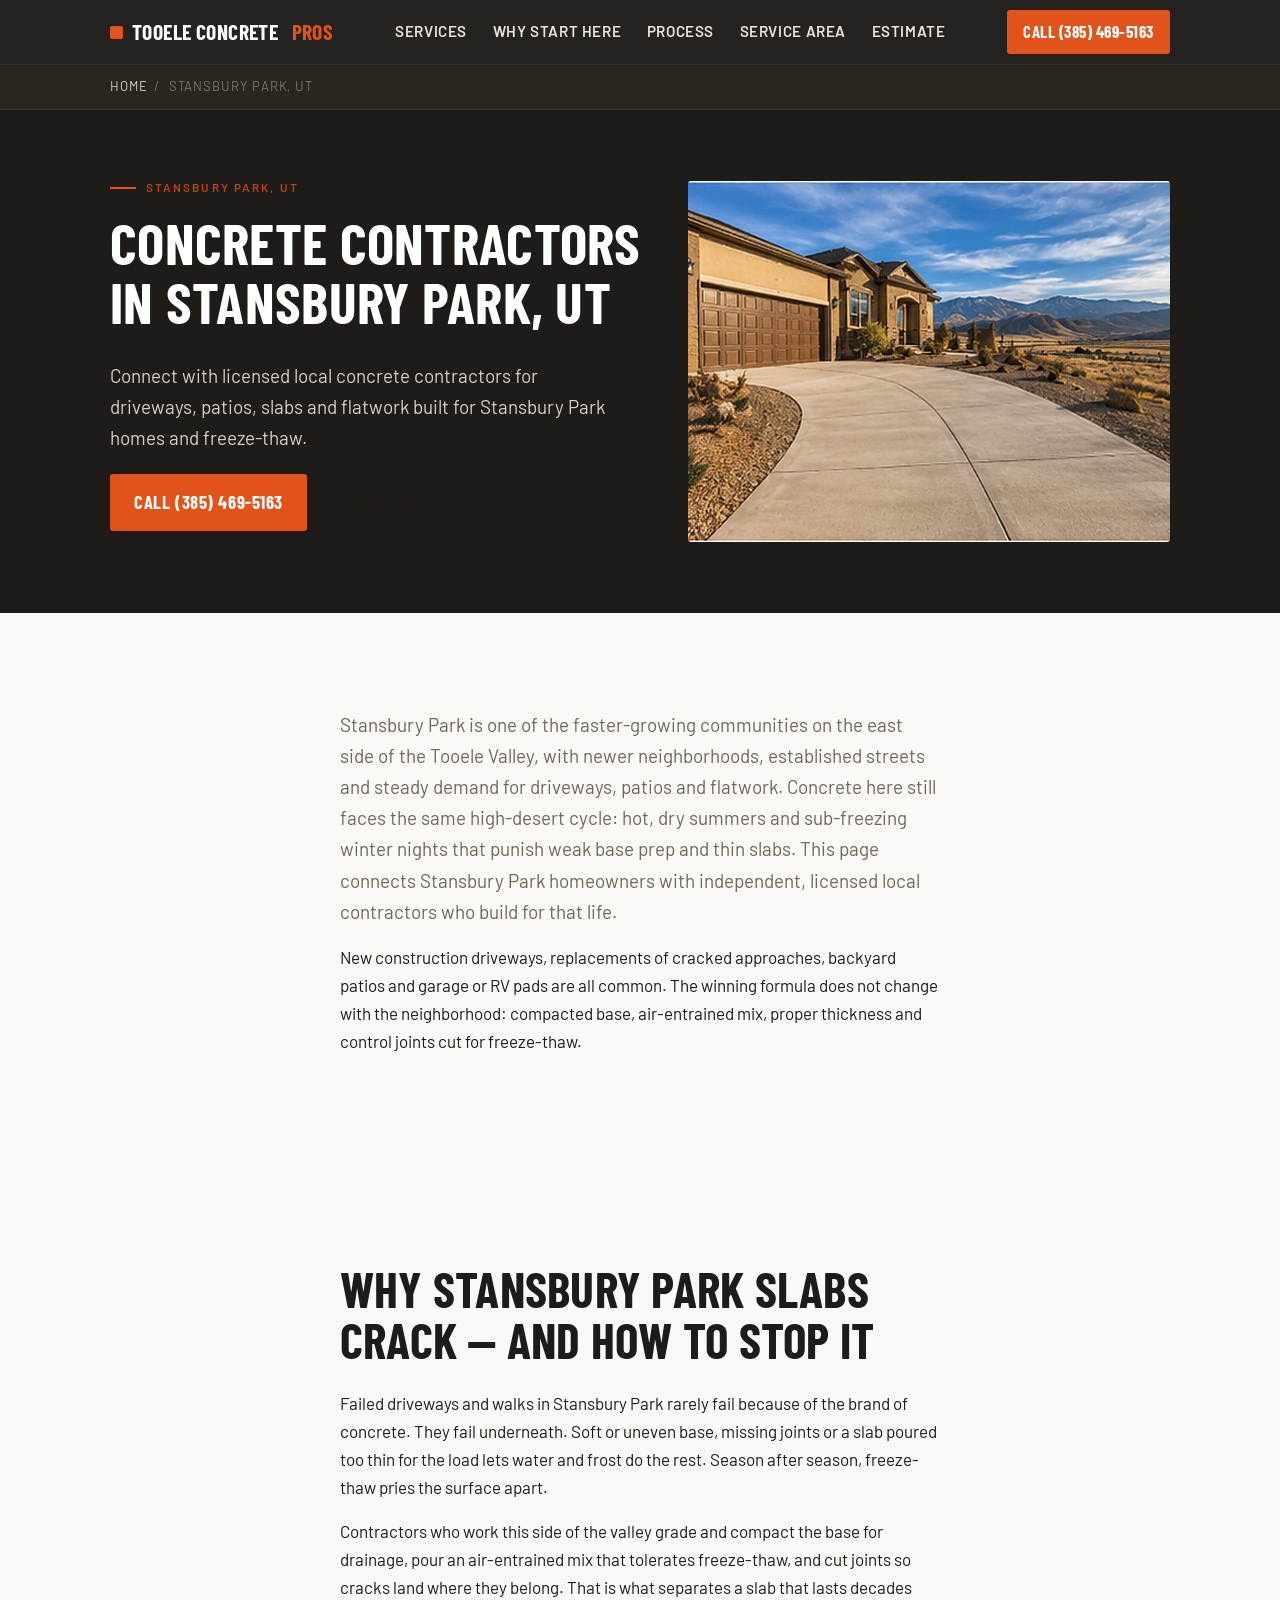
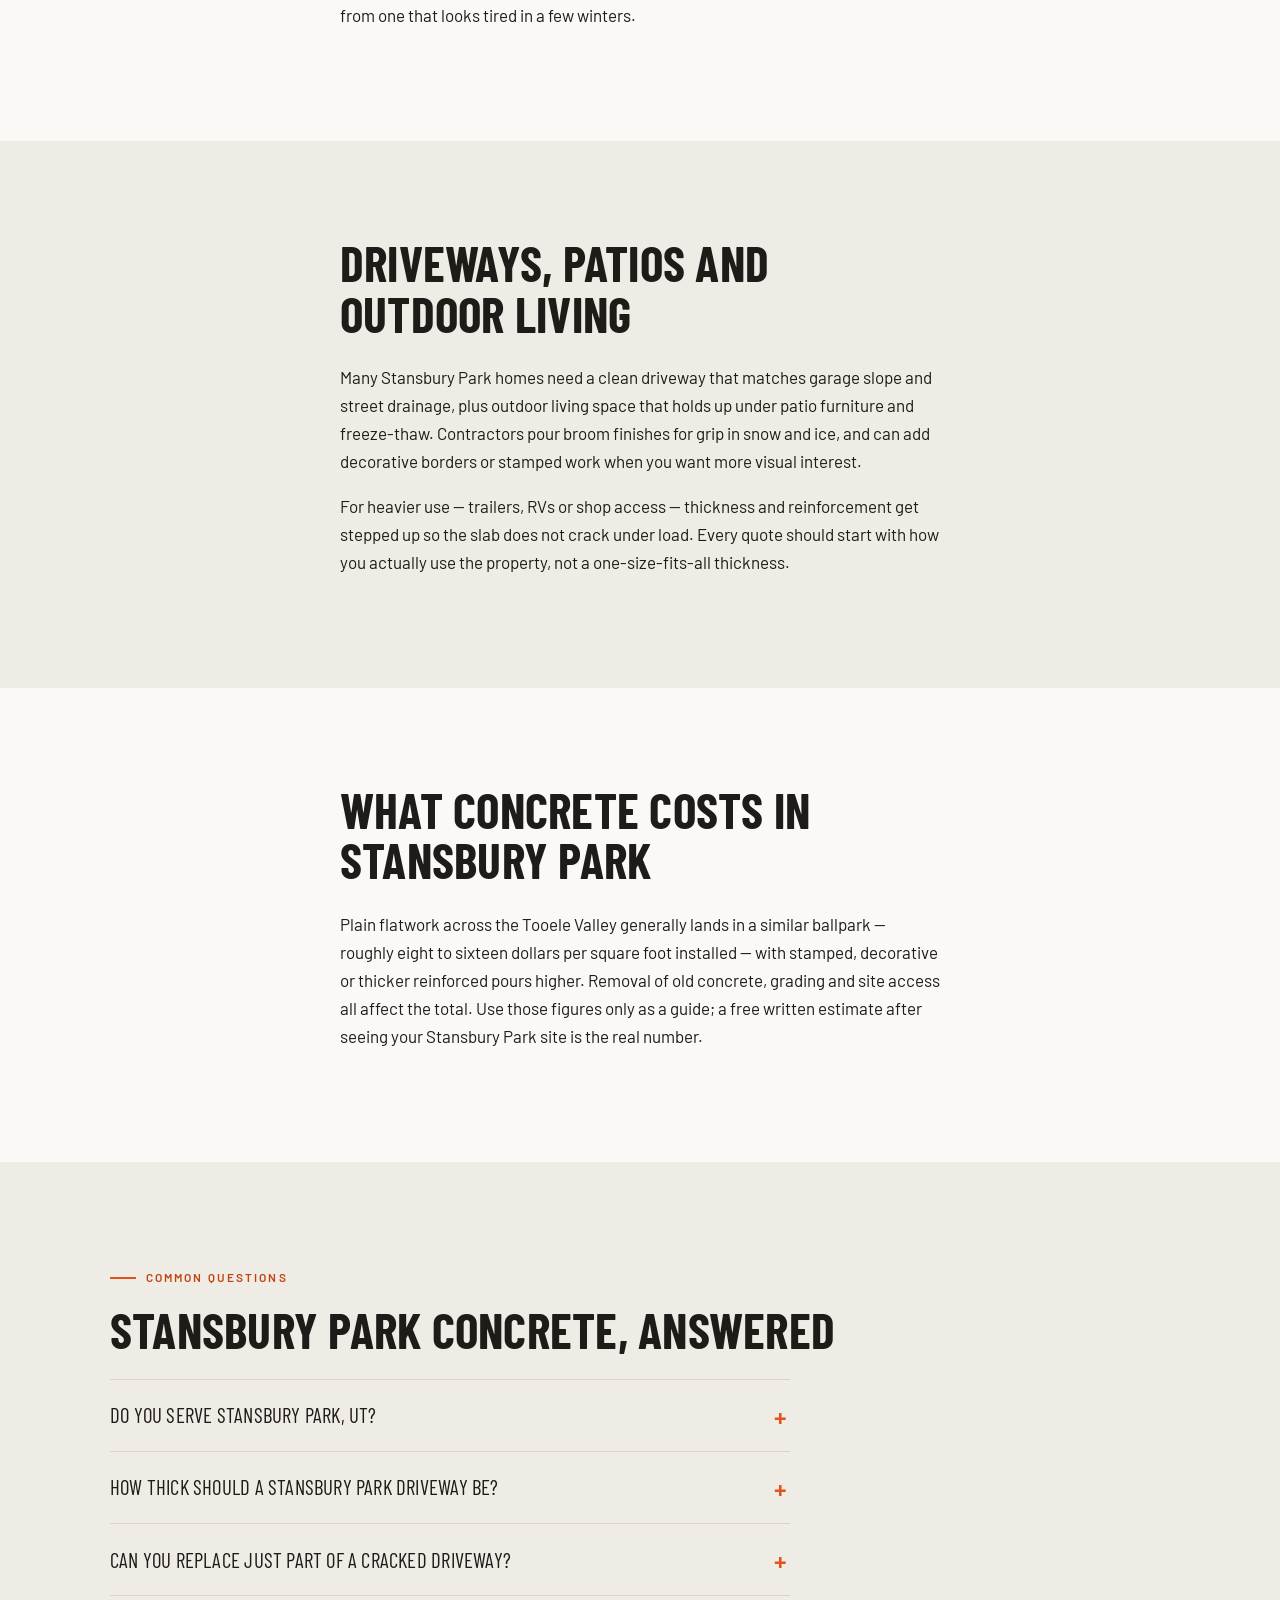
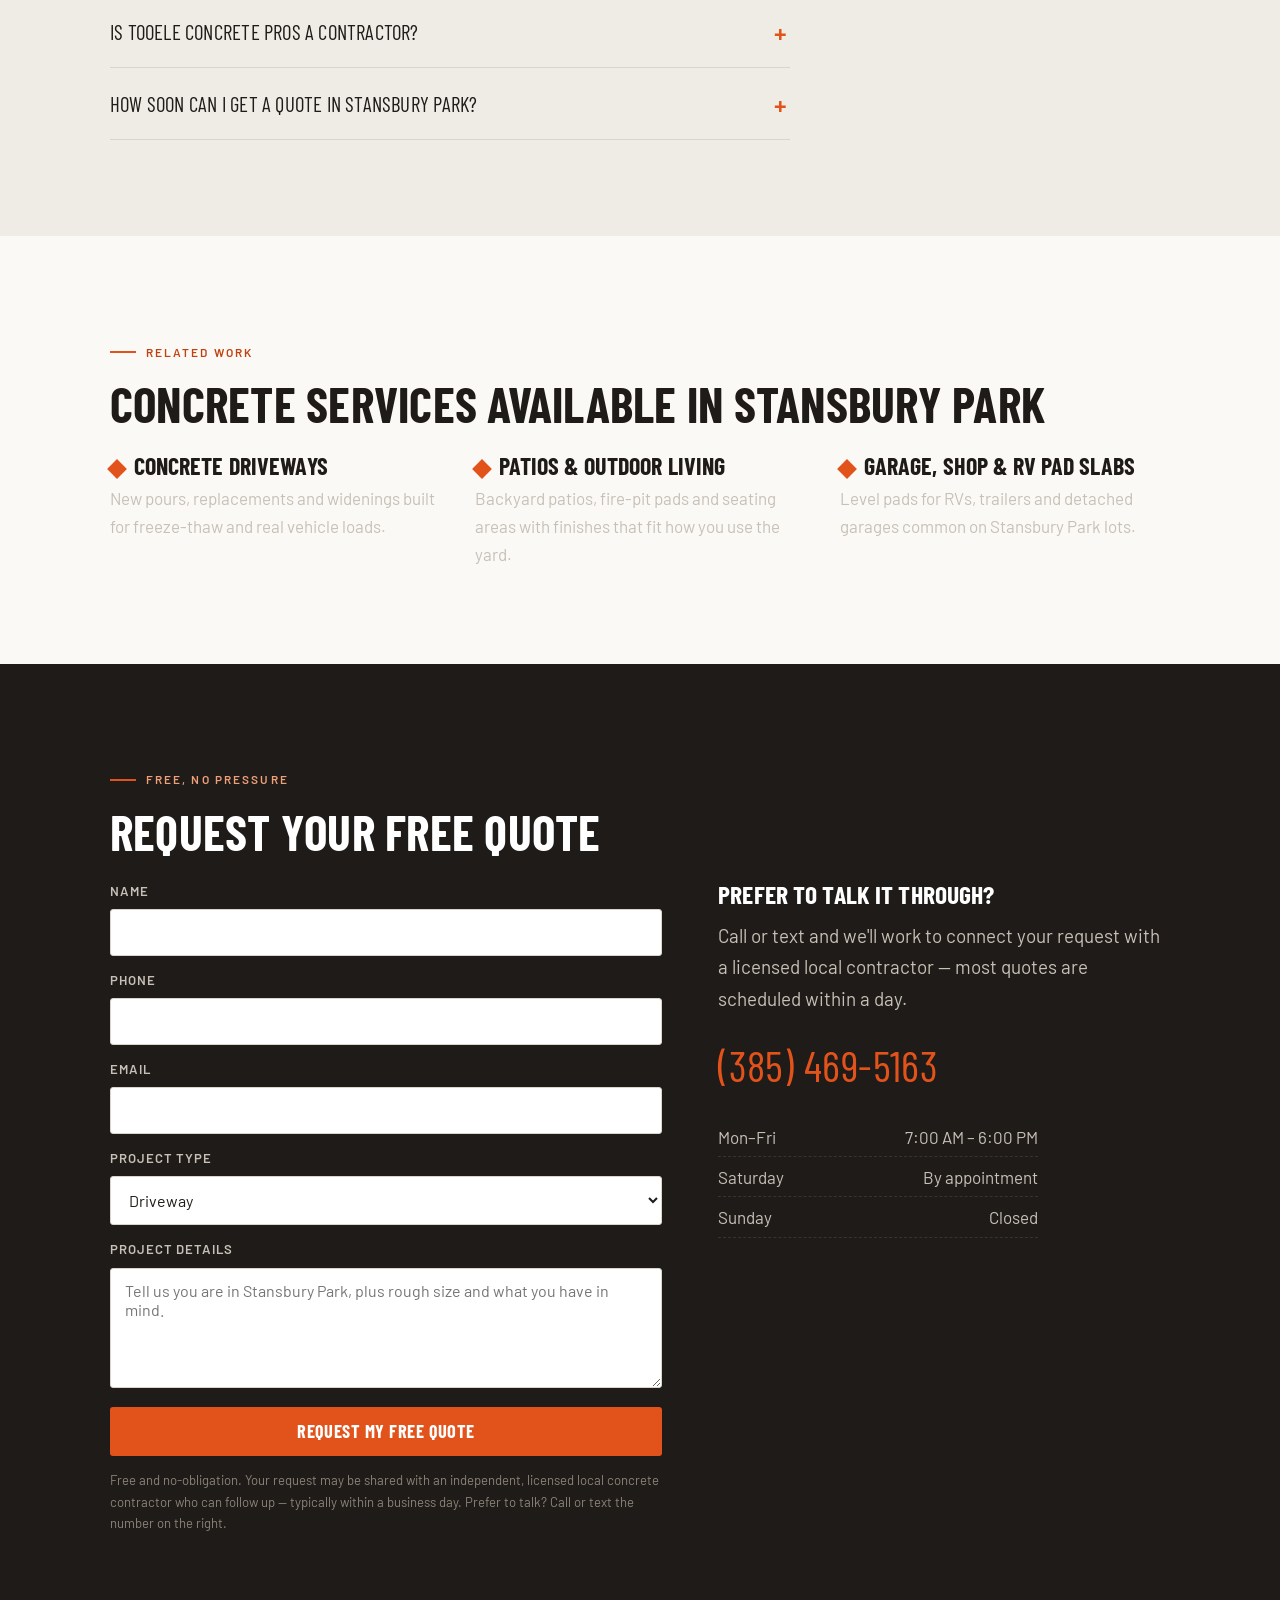
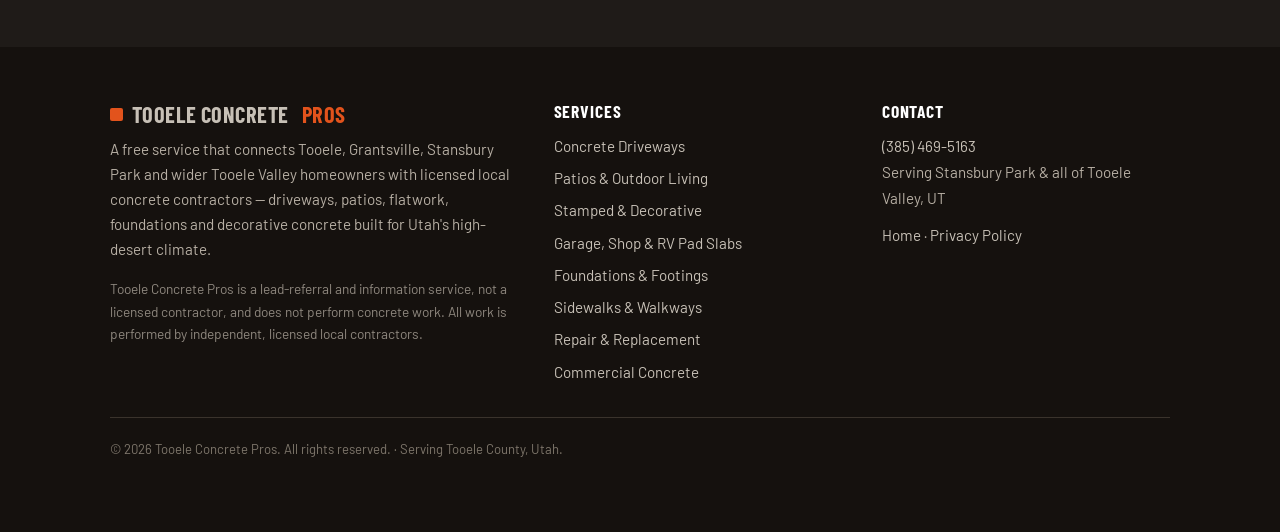
<file: concrete-stansbury-park-ut.html>
<!DOCTYPE html>
<html lang="en">
<head>
<meta charset="UTF-8">
<meta name="viewport" content="width=device-width, initial-scale=1">
<title>Concrete Contractors in Stansbury Park, UT | Tooele Concrete Pros</title>
<meta name="description" content="Driveways, patios &amp; flatwork in Stansbury Park, UT. Free quotes — (385) 469-5163.">
<link rel="canonical" href="https://www.tooeleconcretepros.com/concrete-stansbury-park-ut.html">
<meta name="robots" content="index, follow">
<meta property="og:type" content="website">
<meta property="og:site_name" content="Tooele Concrete Pros">
<meta property="og:title" content="Concrete Contractors in Stansbury Park, UT | Tooele Concrete Pros">
<meta property="og:description" content="Driveways, patios &amp; flatwork in Stansbury Park, UT. Free quotes — (385) 469-5163.">
<meta property="og:url" content="https://www.tooeleconcretepros.com/concrete-stansbury-park-ut.html">
<meta property="og:image" content="https://www.tooeleconcretepros.com/hero.jpg">
<meta name="twitter:card" content="summary_large_image">
<meta name="twitter:title" content="Concrete Contractors in Stansbury Park, UT | Tooele Concrete Pros">
<meta name="twitter:description" content="Driveways, patios &amp; flatwork in Stansbury Park, UT. Free quotes — (385) 469-5163.">
<meta name="twitter:image" content="https://www.tooeleconcretepros.com/hero.jpg">
<link rel="preconnect" href="https://fonts.googleapis.com">
<link rel="preconnect" href="https://fonts.gstatic.com" crossorigin>
<link href="https://fonts.googleapis.com/css2?family=Barlow:wght@400;500;600&family=Barlow+Condensed:wght@600;700&display=swap" rel="stylesheet">
<link rel="stylesheet" href="styles.css">
<!-- GOOGLE ANALYTICS 4 — REPLACE G-59WZX1PEV6 with THIS site's own Measurement ID (Tooele property, never Cache). -->
<script async src="https://www.googletagmanager.com/gtag/js?id=G-59WZX1PEV6"></script>
<script>
  window.dataLayer = window.dataLayer || [];
  function gtag(){dataLayer.push(arguments);}
  gtag('js', new Date());
  gtag('config', 'G-59WZX1PEV6');
</script>
<script type="application/ld+json">
{
  "@context": "https://schema.org",
  "@type": "Service",
  "serviceType": "Concrete Contractor Referral",
  "name": "Concrete Contractors in Stansbury Park, UT",
  "url": "https://www.tooeleconcretepros.com/concrete-stansbury-park-ut.html",
  "areaServed": {
    "@type": "City",
    "name": "Stansbury Park, UT"
  },
  "provider": {
    "@type": "Organization",
    "@id": "https://www.tooeleconcretepros.com/#business",
    "name": "Tooele Concrete Pros",
    "url": "https://www.tooeleconcretepros.com/",
    "telephone": "+1-385-469-5163",
    "image": "https://www.tooeleconcretepros.com/hero.jpg"
  },
  "description": "Driveways, patios & flatwork in Stansbury Park, UT. Free quotes \u2014 (385) 469-5163."
}
</script>
<script type="application/ld+json">
{
  "@context": "https://schema.org",
  "@type": "BreadcrumbList",
  "itemListElement": [
    {
      "@type": "ListItem",
      "position": 1,
      "name": "Home",
      "item": "https://www.tooeleconcretepros.com/"
    },
    {
      "@type": "ListItem",
      "position": 2,
      "name": "Concrete Contractors in Stansbury Park, UT",
      "item": "https://www.tooeleconcretepros.com/concrete-stansbury-park-ut.html"
    }
  ]
}
</script>
<script type="application/ld+json">
{
  "@context": "https://schema.org",
  "@type": "FAQPage",
  "mainEntity": [
    {
      "@type": "Question",
      "name": "Do you serve Stansbury Park, UT?",
      "acceptedAnswer": {
        "@type": "Answer",
        "text": "Yes. Local contractors connected through this site pour throughout Stansbury Park and the wider Tooele Valley. Request a quote or call and we will work to connect you with a licensed contractor who covers your neighborhood."
      }
    },
    {
      "@type": "Question",
      "name": "How thick should a Stansbury Park driveway be?",
      "acceptedAnswer": {
        "@type": "Answer",
        "text": "Most residential driveways are poured at four inches over a compacted base. If you regularly park heavier vehicles, trailers or an RV, contractors often recommend five or six inches with reinforcement. They confirm the right spec after looking at the site."
      }
    },
    {
      "@type": "Question",
      "name": "Can you replace just part of a cracked driveway?",
      "acceptedAnswer": {
        "@type": "Answer",
        "text": "Often yes. If damage is limited, a contractor can saw-cut and replace that section and tie it into the existing slab. If cracking is widespread or the base has failed, full replacement usually costs less over time than chasing repairs."
      }
    },
    {
      "@type": "Question",
      "name": "Is Tooele Concrete Pros a contractor?",
      "acceptedAnswer": {
        "@type": "Answer",
        "text": "No. Tooele Concrete Pros is a lead-referral and information service. We do not perform concrete work. Your request may be shared with an independent, licensed local concrete contractor who can follow up with a free quote."
      }
    },
    {
      "@type": "Question",
      "name": "How soon can I get a quote in Stansbury Park?",
      "acceptedAnswer": {
        "@type": "Answer",
        "text": "Most requests are followed up within a business day. Prefer to talk now? Call or text (385) 469-5163."
      }
    }
  ]
}
</script>
</head>
<body>

<header class="site-header">
  <div class="wrap">
    <a class="brand" href="/"><span class="mark-dot"></span>Tooele Concrete<span>&nbsp;Pros</span></a>
    <nav class="nav" aria-label="Primary">
      <a href="/#services">Services</a>
      <a href="/#valley">Why Start Here</a>
      <a href="/#process">Process</a>
      <a href="/#area">Service Area</a>
      <a href="#quote">Estimate</a>
    </nav>
    <a class="header-call" href="tel:+13854695163" onclick="try{gtag('event','click_to_call',{source:'header'});}catch(e){}">Call (385) 469-5163</a>
  </div>
</header>

<nav class="svc-breadcrumb" aria-label="Breadcrumb">
  <div class="wrap">
    <a href="/">Home</a> <span>/</span> <span>Stansbury Park, UT</span>
  </div>
</nav>

<section class="svc-hero">
  <div class="wrap">
    <div class="svc-hero-grid">
      <div>
        <p class="eyebrow reveal">Stansbury Park, UT</p>
        <h1 class="reveal">Concrete Contractors in Stansbury Park, UT</h1>
        <p class="hero-sub reveal">Connect with licensed local concrete contractors for driveways, patios, slabs and flatwork built for Stansbury Park homes and freeze-thaw.</p>
        <div class="hero-cta reveal">
          <a class="btn btn-mark" href="tel:+13854695163" onclick="try{gtag('event','click_to_call',{source:'cta'});}catch(e){}">Call (385) 469-5163</a>
          <a class="btn btn-ghost" href="#quote">Free quote</a>
        </div>
      </div>
      <img class="svc-hero-img reveal" src="hero.jpg" alt="Concrete flatwork for homes in Stansbury Park, Utah" width="800" height="600" fetchpriority="high">
    </div>
  </div>
</section>

<section class="section">
  <div class="wrap measure">
    <p class="lead reveal">Stansbury Park is one of the faster-growing communities on the east side of the Tooele Valley, with newer neighborhoods, established streets and steady demand for driveways, patios and flatwork. Concrete here still faces the same high-desert cycle: hot, dry summers and sub-freezing winter nights that punish weak base prep and thin slabs. This page connects Stansbury Park homeowners with independent, licensed local contractors who build for that life.</p>
    <p class="reveal">New construction driveways, replacements of cracked approaches, backyard patios and garage or RV pads are all common. The winning formula does not change with the neighborhood: compacted base, air-entrained mix, proper thickness and control joints cut for freeze-thaw.</p>
  </div>
</section>
<section class="section">
  <div class="wrap measure">
    <h2 class="reveal">Why Stansbury Park slabs crack — and how to stop it</h2>
    <p class="reveal">Failed driveways and walks in Stansbury Park rarely fail because of the brand of concrete. They fail underneath. Soft or uneven base, missing joints or a slab poured too thin for the load lets water and frost do the rest. Season after season, freeze-thaw pries the surface apart.</p>
    <p class="reveal">Contractors who work this side of the valley grade and compact the base for drainage, pour an air-entrained mix that tolerates freeze-thaw, and cut joints so cracks land where they belong. That is what separates a slab that lasts decades from one that looks tired in a few winters.</p>
  </div>
</section>
<section class="section band-light">
  <div class="wrap measure">
    <h2 class="reveal">Driveways, patios and outdoor living</h2>
    <p class="reveal">Many Stansbury Park homes need a clean driveway that matches garage slope and street drainage, plus outdoor living space that holds up under patio furniture and freeze-thaw. Contractors pour broom finishes for grip in snow and ice, and can add decorative borders or stamped work when you want more visual interest.</p>
    <p class="reveal">For heavier use — trailers, RVs or shop access — thickness and reinforcement get stepped up so the slab does not crack under load. Every quote should start with how you actually use the property, not a one-size-fits-all thickness.</p>
  </div>
</section>
<section class="section">
  <div class="wrap measure">
    <h2 class="reveal">What concrete costs in Stansbury Park</h2>
    <p class="reveal">Plain flatwork across the Tooele Valley generally lands in a similar ballpark — roughly eight to sixteen dollars per square foot installed — with stamped, decorative or thicker reinforced pours higher. Removal of old concrete, grading and site access all affect the total. Use those figures only as a guide; a free written estimate after seeing your Stansbury Park site is the real number.</p>
  </div>
</section>

<section class="section band-light" id="faq">
  <div class="wrap">
    <p class="eyebrow reveal">Common questions</p>
    <h2 class="reveal">Stansbury Park concrete, answered</h2>
    <div class="faq measure reveal">
      <details>
        <summary>Do you serve Stansbury Park, UT?</summary>
        <div class="a"><p>Yes. Local contractors connected through this site pour throughout Stansbury Park and the wider Tooele Valley. Request a quote or call and we will work to connect you with a licensed contractor who covers your neighborhood.</p></div>
      </details>
      <details>
        <summary>How thick should a Stansbury Park driveway be?</summary>
        <div class="a"><p>Most residential driveways are poured at four inches over a compacted base. If you regularly park heavier vehicles, trailers or an RV, contractors often recommend five or six inches with reinforcement. They confirm the right spec after looking at the site.</p></div>
      </details>
      <details>
        <summary>Can you replace just part of a cracked driveway?</summary>
        <div class="a"><p>Often yes. If damage is limited, a contractor can saw-cut and replace that section and tie it into the existing slab. If cracking is widespread or the base has failed, full replacement usually costs less over time than chasing repairs.</p></div>
      </details>
      <details>
        <summary>Is Tooele Concrete Pros a contractor?</summary>
        <div class="a"><p>No. Tooele Concrete Pros is a lead-referral and information service. We do not perform concrete work. Your request may be shared with an independent, licensed local concrete contractor who can follow up with a free quote.</p></div>
      </details>
      <details>
        <summary>How soon can I get a quote in Stansbury Park?</summary>
        <div class="a"><p>Most requests are followed up within a business day. Prefer to talk now? Call or text (385) 469-5163.</p></div>
      </details>
    </div>
  </div>
</section>

<section class="section">
  <div class="wrap">
    <p class="eyebrow reveal">Related work</p>
    <h2 class="reveal">Concrete services available in Stansbury Park</h2>
    <div class="cols three" style="margin-top:1.5rem">
        <div class="value reveal"><h3><a href="driveways-tooele-ut.html" style="color:inherit">Concrete Driveways</a></h3><p>New pours, replacements and widenings built for freeze-thaw and real vehicle loads.</p></div>
        <div class="value reveal"><h3><a href="patios-tooele-ut.html" style="color:inherit">Patios &amp; Outdoor Living</a></h3><p>Backyard patios, fire-pit pads and seating areas with finishes that fit how you use the yard.</p></div>
        <div class="value reveal"><h3><a href="concrete-slabs-tooele-ut.html" style="color:inherit">Garage, Shop &amp; RV Pad Slabs</a></h3><p>Level pads for RVs, trailers and detached garages common on Stansbury Park lots.</p></div>
    </div>
  </div>
</section>

<section class="section band-dark on-dark" id="quote">
  <div class="wrap">
    <p class="eyebrow reveal">Free, no pressure</p>
    <h2 class="reveal">Request your free quote</h2>
    <div class="quote-grid">
      <form class="lead-form reveal" action="https://formspree.io/f/xvzjgpga" method="POST" onsubmit="try{gtag('event','generate_lead',{form:'quote_request'});}catch(e){}">
        <label for="name">Name</label>
        <input id="name" type="text" name="name" autocomplete="name" required>
        <label for="phone">Phone</label>
        <input id="phone" type="tel" name="phone" autocomplete="tel" required>
        <label for="email">Email</label>
        <input id="email" type="email" name="email" autocomplete="email">
        <label for="project">Project type</label>
        <select id="project" name="project">
          <option selected>Driveway</option>
          <option>Patio / Outdoor living</option>
          <option>Stamped / Decorative</option>
          <option>Garage / Shop / RV pad slab</option>
          <option>Foundation / Footings</option>
          <option>Sidewalk / Walkway</option>
          <option>Repair / Replacement</option>
          <option>Commercial</option>
        </select>
        <label for="message">Project details</label>
        <textarea id="message" name="message" placeholder="Tell us you are in Stansbury Park, plus rough size and what you have in mind."></textarea>
        <input type="hidden" name="_subject" value="New estimate request — Tooele Concrete Pros (Stansbury Park)">
        <button class="btn btn-mark" type="submit">Request my free quote</button>
        <p class="form-note">Free and no-obligation. Your request may be shared with an independent, licensed local concrete contractor who can follow up — typically within a business day. Prefer to talk? Call or text the number on the right.</p>
      </form>
      <div class="contact-card reveal">
        <h3>Prefer to talk it through?</h3>
        <p class="lead">Call or text and we'll work to connect your request with a licensed local contractor &mdash; most quotes are scheduled within a day.</p>
        <a class="big-call" href="tel:+13854695163" onclick="try{gtag('event','click_to_call',{source:'contact_card'});}catch(e){}">(385) 469-5163</a>
        <ul class="hours">
          <li><span>Mon&ndash;Fri</span><span>7:00 AM &ndash; 6:00 PM</span></li>
          <li><span>Saturday</span><span>By appointment</span></li>
          <li><span>Sunday</span><span>Closed</span></li>
        </ul>
      </div>
    </div>
  </div>
</section>

<footer class="site-footer">
  <div class="wrap">
    <div class="foot-grid">
      <div class="foot-brand">
        <a class="brand" href="/"><span class="mark-dot"></span>Tooele Concrete<span>&nbsp;Pros</span></a>
        <p>A free service that connects Tooele, Grantsville, Stansbury Park and wider Tooele Valley homeowners with licensed local concrete contractors &mdash; driveways, patios, flatwork, foundations and decorative concrete built for Utah's high-desert climate.</p>
        <p style="font-size:.9em;opacity:.75">Tooele Concrete Pros is a lead-referral and information service, not a licensed contractor, and does not perform concrete work. All work is performed by independent, licensed local contractors.</p>
      </div>
      <div>
        <h4>Services</h4>
        <ul class="foot-links">
          <li><a href="driveways-tooele-ut.html">Concrete Driveways</a></li>
          <li><a href="patios-tooele-ut.html">Patios &amp; Outdoor Living</a></li>
          <li><a href="stamped-concrete-tooele-ut.html">Stamped &amp; Decorative</a></li>
          <li><a href="concrete-slabs-tooele-ut.html">Garage, Shop &amp; RV Pad Slabs</a></li>
          <li><a href="foundations-tooele-ut.html">Foundations &amp; Footings</a></li>
          <li><a href="sidewalks-tooele-ut.html">Sidewalks &amp; Walkways</a></li>
          <li><a href="concrete-repair-tooele-ut.html">Repair &amp; Replacement</a></li>
          <li><a href="commercial-concrete-tooele-ut.html">Commercial Concrete</a></li>
        </ul>
      </div>
      <div>
        <h4>Contact</h4>
        <address class="foot-nap">
          <a href="tel:+13854695163">(385) 469-5163</a><br>
          Serving Stansbury Park &amp; all of Tooele Valley, UT
        </address>
        <p style="margin-top:.75rem"><a href="/">Home</a> &middot; <a href="privacy-policy.html">Privacy Policy</a></p>
      </div>
    </div>
    <p class="foot-legal">&copy; <span id="yr">2026</span> Tooele Concrete Pros. All rights reserved. &middot; Serving Tooele County, Utah.</p>
  </div>
</footer>

<div class="callbar">
  <a class="cb-call" href="tel:+13854695163" onclick="try{gtag('event','click_to_call',{source:'callbar'});}catch(e){}">&#9742; Call now</a>
  <a class="cb-form" href="#quote">Free quote</a>
</div>

<script>
  document.getElementById('yr').textContent = new Date().getFullYear();
  (function(){
    var els = document.querySelectorAll('.reveal');
    if (!('IntersectionObserver' in window) || matchMedia('(prefers-reduced-motion: reduce)').matches){
      els.forEach(function(e){ e.classList.add('in'); }); return;
    }
    var io = new IntersectionObserver(function(entries){
      entries.forEach(function(en){ if(en.isIntersecting){ en.target.classList.add('in'); io.unobserve(en.target); } });
    }, { threshold: 0.12 });
    els.forEach(function(e){ io.observe(e); });
  })();
</script>
</body>
</html>
</file>
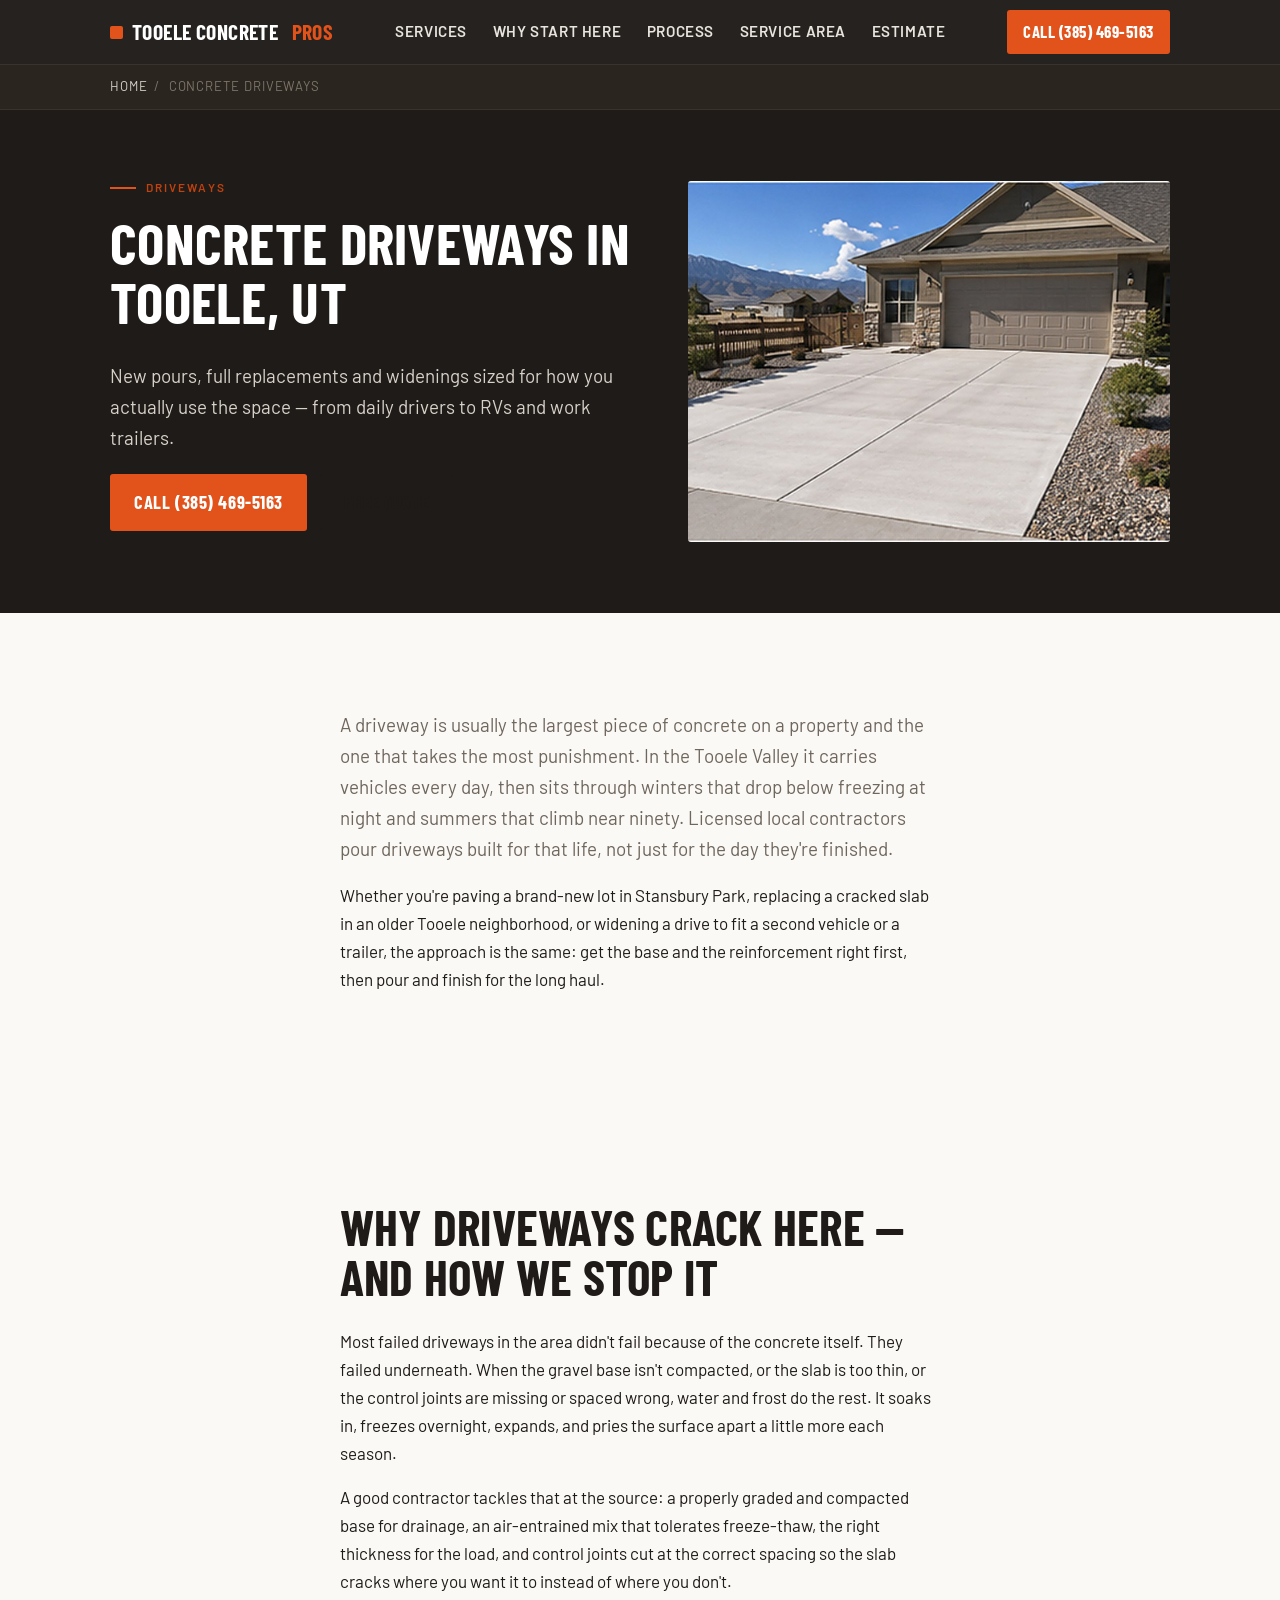
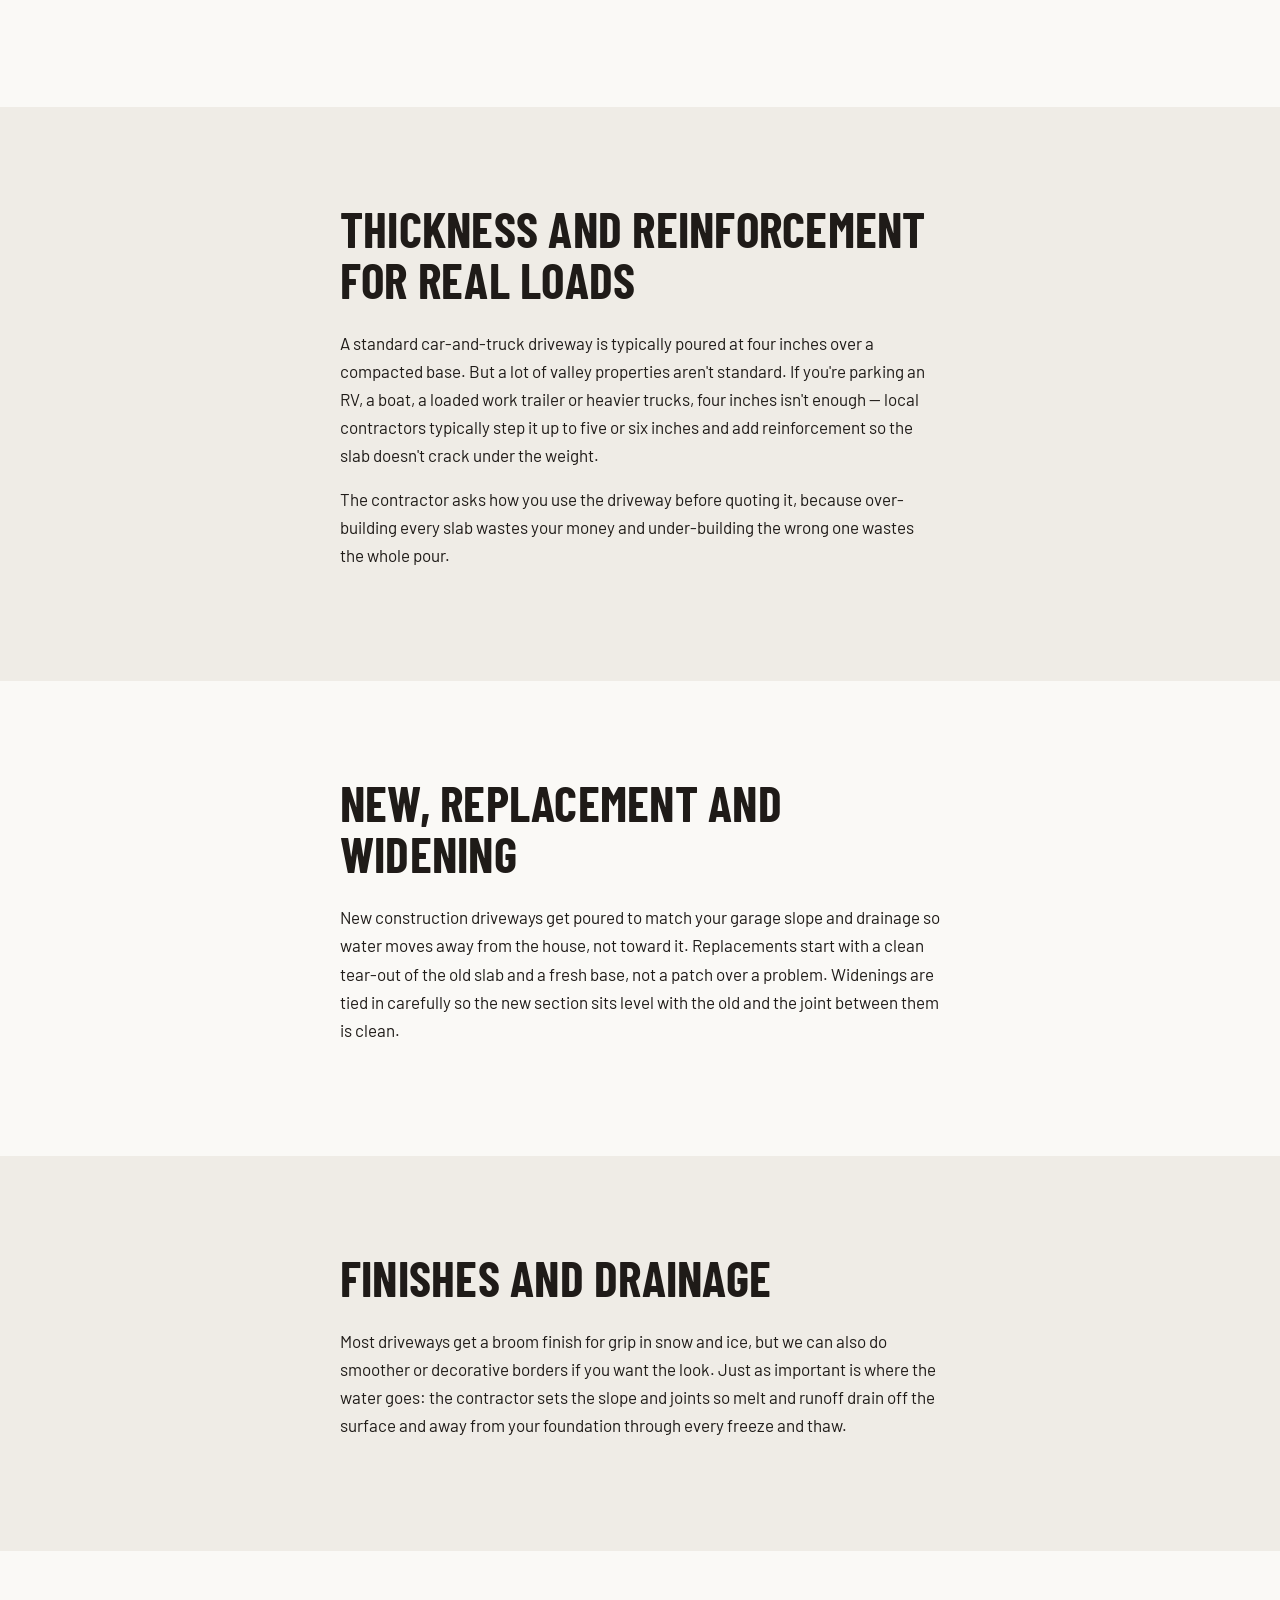
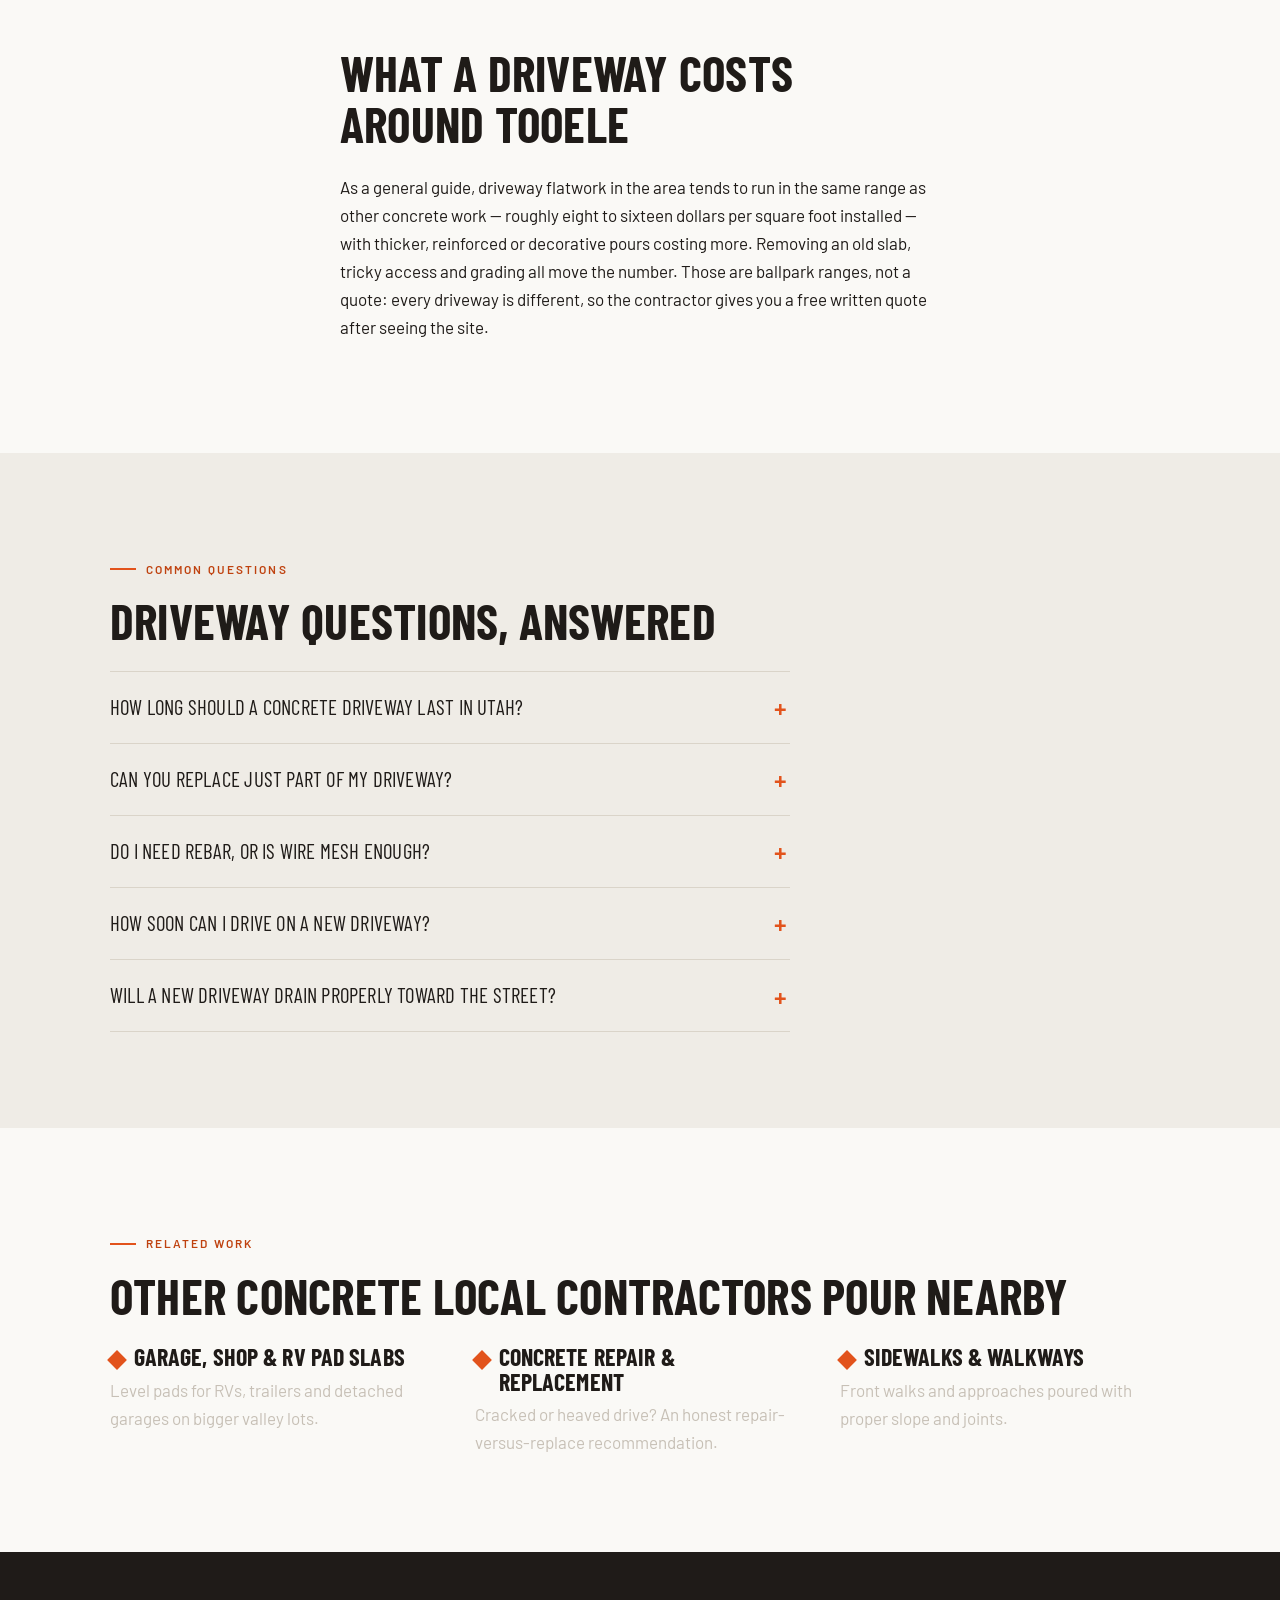
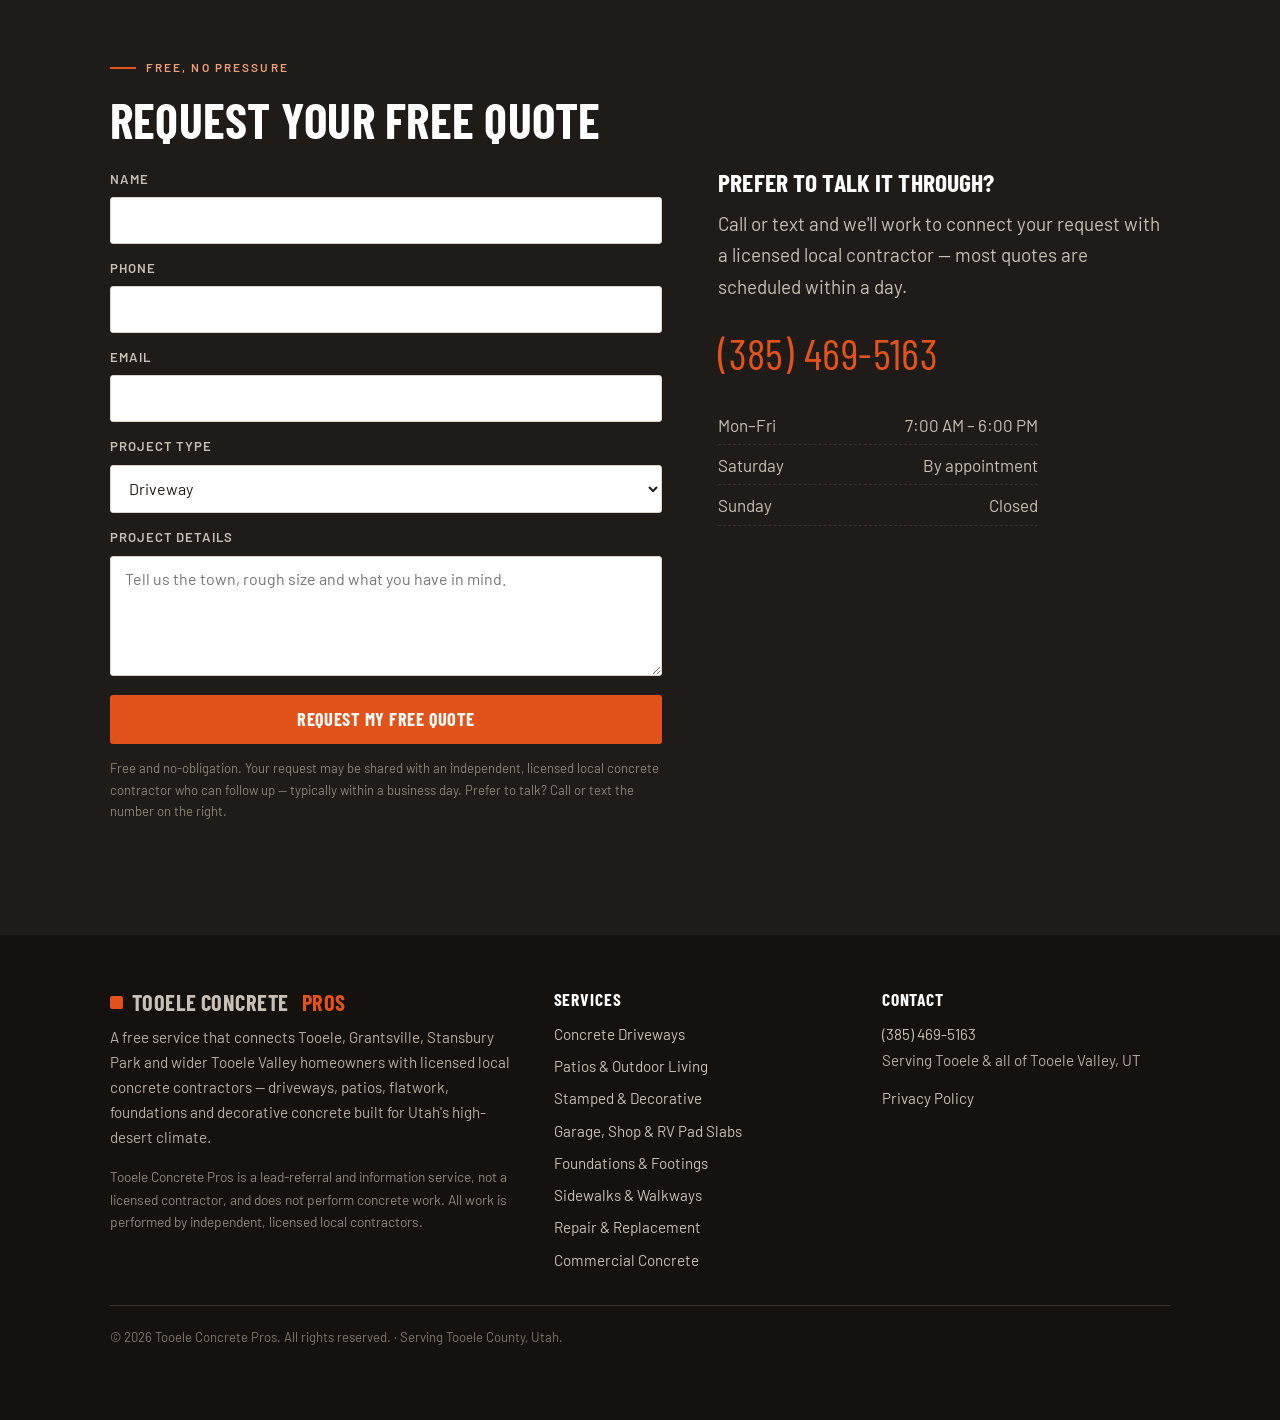
<file: driveways-tooele-ut.html>
<!DOCTYPE html>
<html lang="en">
<head>
<meta charset="UTF-8">
<meta name="viewport" content="width=device-width, initial-scale=1">
<title>Concrete Driveways in Tooele, UT | Free Quote</title>
<meta name="description" content="Concrete driveways in Tooele, Grantsville &amp; Stansbury Park — install, replace, widen for freeze-thaw. Free quote — (385) 469-5163.">
<link rel="canonical" href="https://www.tooeleconcretepros.com/driveways-tooele-ut.html">
<meta name="robots" content="index, follow">
<meta property="og:type" content="website">
<meta property="og:site_name" content="Tooele Concrete Pros">
<meta property="og:title" content="Concrete Driveways in Tooele, UT | Free Quote">
<meta property="og:description" content="Concrete driveways in Tooele, Grantsville &amp; Stansbury Park — install, replace, widen for freeze-thaw. Free quote — (385) 469-5163.">
<meta property="og:url" content="https://www.tooeleconcretepros.com/driveways-tooele-ut.html">
<meta property="og:image" content="https://www.tooeleconcretepros.com/driveways.jpg">
<meta name="twitter:card" content="summary_large_image">
<meta name="twitter:title" content="Concrete Driveways in Tooele, UT | Free Quote">
<meta name="twitter:description" content="Concrete driveways in Tooele, Grantsville &amp; Stansbury Park — install, replace, widen for freeze-thaw. Free quote — (385) 469-5163.">
<meta name="twitter:image" content="https://www.tooeleconcretepros.com/driveways.jpg">
<link rel="preconnect" href="https://fonts.googleapis.com">
<link rel="preconnect" href="https://fonts.gstatic.com" crossorigin>
<link href="https://fonts.googleapis.com/css2?family=Barlow:wght@400;500;600&family=Barlow+Condensed:wght@600;700&display=swap" rel="stylesheet">
<link rel="stylesheet" href="styles.css">
<!-- GOOGLE ANALYTICS 4 — REPLACE G-59WZX1PEV6 with THIS site's own Measurement ID (Tooele property, never Cache). -->
<script async src="https://www.googletagmanager.com/gtag/js?id=G-59WZX1PEV6"></script>
<script>
  window.dataLayer = window.dataLayer || [];
  function gtag(){dataLayer.push(arguments);}
  gtag('js', new Date());
  gtag('config', 'G-59WZX1PEV6');
</script>
<script type="application/ld+json">
{
  "@context": "https://schema.org",
  "@type": "Service",
  "serviceType": "Concrete Driveway Installation",
  "name": "Concrete Driveways in Tooele, UT",
  "url": "https://www.tooeleconcretepros.com/driveways-tooele-ut.html",
  "areaServed": [
    {
      "@type": "City",
      "name": "Tooele, UT"
    },
    {
      "@type": "City",
      "name": "Grantsville, UT"
    },
    {
      "@type": "City",
      "name": "Stansbury Park, UT"
    },
    {
      "@type": "City",
      "name": "Erda, UT"
    },
    {
      "@type": "City",
      "name": "Lake Point, UT"
    },
    {
      "@type": "City",
      "name": "Stockton, UT"
    },
    {
      "@type": "City",
      "name": "Rush Valley, UT"
    },
    {
      "@type": "City",
      "name": "Vernon, UT"
    }
  ],
  "provider": {
    "@type": "Organization",
    "@id": "https://www.tooeleconcretepros.com/#business",
    "name": "Tooele Concrete Pros",
    "url": "https://www.tooeleconcretepros.com/",
    "telephone": "+1-385-469-5163",
    "image": "https://www.tooeleconcretepros.com/hero.jpg"
  },
  "description": "Concrete driveway installation, replacement and widening in Tooele, Grantsville & Stansbury Park. Built for freeze-thaw. Free written estimates."
}
</script>
<script type="application/ld+json">
{
  "@context": "https://schema.org",
  "@type": "BreadcrumbList",
  "itemListElement": [
    {
      "@type": "ListItem",
      "position": 1,
      "name": "Home",
      "item": "https://www.tooeleconcretepros.com/"
    },
    {
      "@type": "ListItem",
      "position": 2,
      "name": "Concrete Driveways",
      "item": "https://www.tooeleconcretepros.com/driveways-tooele-ut.html"
    }
  ]
}
</script>
<script type="application/ld+json">
{
  "@context": "https://schema.org",
  "@type": "FAQPage",
  "mainEntity": [
    {
      "@type": "Question",
      "name": "How long should a concrete driveway last in Utah?",
      "acceptedAnswer": {
        "@type": "Answer",
        "text": "A well-built concrete driveway here can easily last several decades. The difference between a slab that lasts and one that fails early is almost always the base prep, thickness, mix and joint spacing \u2014 the parts you can't see once it's poured. Sealing it periodically helps it shrug off road salt and freeze-thaw."
      }
    },
    {
      "@type": "Question",
      "name": "Can you replace just part of my driveway?",
      "acceptedAnswer": {
        "@type": "Answer",
        "text": "Often, yes. If the damage is limited to one section, a contractor can saw-cut and replace that area and tie it into the existing slab. If the cracking is widespread or the base has failed underneath, a full replacement usually costs less over time than chasing repairs. A contractor will give you an honest read after looking."
      }
    },
    {
      "@type": "Question",
      "name": "Do I need rebar, or is wire mesh enough?",
      "acceptedAnswer": {
        "@type": "Answer",
        "text": "It depends on the load and thickness. Many residential driveways do fine with properly placed mesh, while thicker drives that carry RVs, trailers or heavy trucks call for rebar. The contractor specs the reinforcement to the way you actually use the driveway rather than applying one rule to every job."
      }
    },
    {
      "@type": "Question",
      "name": "How soon can I drive on a new driveway?",
      "acceptedAnswer": {
        "@type": "Answer",
        "text": "Plan to stay off it for about a week with normal vehicles, and wait roughly a month before parking anything heavy or fully loaded so the concrete reaches full strength. You can usually walk on it the next day. The contractor leaves you clear instructions when the contractor finishes."
      }
    },
    {
      "@type": "Question",
      "name": "Will a new driveway drain properly toward the street?",
      "acceptedAnswer": {
        "@type": "Answer",
        "text": "That's part of the job. The contractor sets the slope and control joints so water runs off the surface and away from your home and garage, which matters even more here because standing water that freezes overnight is what damages concrete fastest."
      }
    }
  ]
}
</script>
</head>
<body>

<header class="site-header">
  <div class="wrap">
    <a class="brand" href="/"><span class="mark-dot"></span>Tooele Concrete<span>&nbsp;Pros</span></a>
    <nav class="nav" aria-label="Primary">
      <a href="/#services">Services</a>
      <a href="/#valley">Why Start Here</a>
      <a href="/#process">Process</a>
      <a href="/#area">Service Area</a>
      <a href="#quote">Estimate</a>
    </nav>
    <a class="header-call" href="tel:+13854695163" onclick="try{gtag('event','click_to_call',{source:'header'});}catch(e){}">Call (385) 469-5163</a>
  </div>
</header>

<nav class="svc-breadcrumb" aria-label="Breadcrumb">
  <div class="wrap">
    <a href="/">Home</a> <span>/</span> <span>Concrete Driveways</span>
  </div>
</nav>

<section class="svc-hero">
  <div class="wrap">
    <div class="svc-hero-grid">
      <div>
        <p class="eyebrow reveal">Driveways</p>
        <h1 class="reveal">Concrete Driveways in Tooele, UT</h1>
        <p class="hero-sub reveal">New pours, full replacements and widenings sized for how you actually use the space — from daily drivers to RVs and work trailers.</p>
        <div class="hero-cta reveal">
          <a class="btn btn-mark" href="tel:+13854695163" onclick="try{gtag('event','click_to_call',{source:'cta'});}catch(e){}">Call (385) 469-5163</a>
          <a class="btn btn-ghost" href="#quote">Free quote</a>
        </div>
      </div>
      <img class="svc-hero-img reveal" src="driveways.jpg" alt="A finished concrete driveway at a home in Tooele, Utah" width="800" height="600" fetchpriority="high">
    </div>
  </div>
</section>

<section class="section">
  <div class="wrap measure">
    <p class="lead reveal">A driveway is usually the largest piece of concrete on a property and the one that takes the most punishment. In the Tooele Valley it carries vehicles every day, then sits through winters that drop below freezing at night and summers that climb near ninety. Licensed local contractors pour driveways built for that life, not just for the day they're finished.</p>
    <p class="reveal">Whether you're paving a brand-new lot in Stansbury Park, replacing a cracked slab in an older Tooele neighborhood, or widening a drive to fit a second vehicle or a trailer, the approach is the same: get the base and the reinforcement right first, then pour and finish for the long haul.</p>
  </div>
</section>

<section class="section">
  <div class="wrap measure">
    <h2 class="reveal">Why driveways crack here — and how we stop it</h2>
    <p class="reveal">Most failed driveways in the area didn't fail because of the concrete itself. They failed underneath. When the gravel base isn't compacted, or the slab is too thin, or the control joints are missing or spaced wrong, water and frost do the rest. It soaks in, freezes overnight, expands, and pries the surface apart a little more each season.</p>
    <p class="reveal">A good contractor tackles that at the source: a properly graded and compacted base for drainage, an air-entrained mix that tolerates freeze-thaw, the right thickness for the load, and control joints cut at the correct spacing so the slab cracks where you want it to instead of where you don't.</p>
  </div>
</section>
<section class="section band-light">
  <div class="wrap measure">
    <h2 class="reveal">Thickness and reinforcement for real loads</h2>
    <p class="reveal">A standard car-and-truck driveway is typically poured at four inches over a compacted base. But a lot of valley properties aren't standard. If you're parking an RV, a boat, a loaded work trailer or heavier trucks, four inches isn't enough — local contractors typically step it up to five or six inches and add reinforcement so the slab doesn't crack under the weight.</p>
    <p class="reveal">The contractor asks how you use the driveway before quoting it, because over-building every slab wastes your money and under-building the wrong one wastes the whole pour.</p>
  </div>
</section>
<section class="section">
  <div class="wrap measure">
    <h2 class="reveal">New, replacement and widening</h2>
    <p class="reveal">New construction driveways get poured to match your garage slope and drainage so water moves away from the house, not toward it. Replacements start with a clean tear-out of the old slab and a fresh base, not a patch over a problem. Widenings are tied in carefully so the new section sits level with the old and the joint between them is clean.</p>
  </div>
</section>
<section class="section band-light">
  <div class="wrap measure">
    <h2 class="reveal">Finishes and drainage</h2>
    <p class="reveal">Most driveways get a broom finish for grip in snow and ice, but we can also do smoother or decorative borders if you want the look. Just as important is where the water goes: the contractor sets the slope and joints so melt and runoff drain off the surface and away from your foundation through every freeze and thaw.</p>
  </div>
</section>
<section class="section">
  <div class="wrap measure">
    <h2 class="reveal">What a driveway costs around Tooele</h2>
    <p class="reveal">As a general guide, driveway flatwork in the area tends to run in the same range as other concrete work — roughly eight to sixteen dollars per square foot installed — with thicker, reinforced or decorative pours costing more. Removing an old slab, tricky access and grading all move the number. Those are ballpark ranges, not a quote: every driveway is different, so the contractor gives you a free written quote after seeing the site.</p>
  </div>
</section>

<section class="section band-light" id="faq">
  <div class="wrap">
    <p class="eyebrow reveal">Common questions</p>
    <h2 class="reveal">Driveway questions, answered</h2>
    <div class="faq measure reveal">
      <details>
        <summary>How long should a concrete driveway last in Utah?</summary>
        <div class="a"><p>A well-built concrete driveway here can easily last several decades. The difference between a slab that lasts and one that fails early is almost always the base prep, thickness, mix and joint spacing — the parts you can't see once it's poured. Sealing it periodically helps it shrug off road salt and freeze-thaw.</p></div>
      </details>
      <details>
        <summary>Can you replace just part of my driveway?</summary>
        <div class="a"><p>Often, yes. If the damage is limited to one section, a contractor can saw-cut and replace that area and tie it into the existing slab. If the cracking is widespread or the base has failed underneath, a full replacement usually costs less over time than chasing repairs. A contractor will give you an honest read after looking.</p></div>
      </details>
      <details>
        <summary>Do I need rebar, or is wire mesh enough?</summary>
        <div class="a"><p>It depends on the load and thickness. Many residential driveways do fine with properly placed mesh, while thicker drives that carry RVs, trailers or heavy trucks call for rebar. The contractor specs the reinforcement to the way you actually use the driveway rather than applying one rule to every job.</p></div>
      </details>
      <details>
        <summary>How soon can I drive on a new driveway?</summary>
        <div class="a"><p>Plan to stay off it for about a week with normal vehicles, and wait roughly a month before parking anything heavy or fully loaded so the concrete reaches full strength. You can usually walk on it the next day. The contractor leaves you clear instructions when the contractor finishes.</p></div>
      </details>
      <details>
        <summary>Will a new driveway drain properly toward the street?</summary>
        <div class="a"><p>That's part of the job. The contractor sets the slope and control joints so water runs off the surface and away from your home and garage, which matters even more here because standing water that freezes overnight is what damages concrete fastest.</p></div>
      </details>
    </div>
  </div>
</section>

<section class="section">
  <div class="wrap">
    <p class="eyebrow reveal">Related work</p>
    <h2 class="reveal">Other concrete local contractors pour nearby</h2>
    <div class="cols three" style="margin-top:1.5rem">
        <div class="value reveal"><h3><a href="concrete-slabs-tooele-ut.html" style="color:inherit">Garage, Shop &amp; RV Pad Slabs</a></h3><p>Level pads for RVs, trailers and detached garages on bigger valley lots.</p></div>
        <div class="value reveal"><h3><a href="concrete-repair-tooele-ut.html" style="color:inherit">Concrete Repair &amp; Replacement</a></h3><p>Cracked or heaved drive? An honest repair-versus-replace recommendation.</p></div>
        <div class="value reveal"><h3><a href="sidewalks-tooele-ut.html" style="color:inherit">Sidewalks &amp; Walkways</a></h3><p>Front walks and approaches poured with proper slope and joints.</p></div>
    </div>
  </div>
</section>

<section class="section band-dark on-dark" id="quote">
  <div class="wrap">
    <p class="eyebrow reveal">Free, no pressure</p>
    <h2 class="reveal">Request your free quote</h2>
    <div class="quote-grid">
      <form class="lead-form reveal" action="https://formspree.io/f/xvzjgpga" method="POST" onsubmit="try{gtag('event','generate_lead',{form:'quote_request'});}catch(e){}">
        <label for="name">Name</label>
        <input id="name" type="text" name="name" autocomplete="name" required>
        <label for="phone">Phone</label>
        <input id="phone" type="tel" name="phone" autocomplete="tel" required>
        <label for="email">Email</label>
        <input id="email" type="email" name="email" autocomplete="email">
        <label for="project">Project type</label>
        <select id="project" name="project">
          <option selected>Driveway</option>
          <option>Patio / Outdoor living</option>
          <option>Stamped / Decorative</option>
          <option>Garage / Shop / RV pad slab</option>
          <option>Foundation / Footings</option>
          <option>Sidewalk / Walkway</option>
          <option>Repair / Replacement</option>
          <option>Commercial</option>
        </select>
        <label for="message">Project details</label>
        <textarea id="message" name="message" placeholder="Tell us the town, rough size and what you have in mind."></textarea>
        <input type="hidden" name="_subject" value="New estimate request — Tooele Concrete Pros">
        <button class="btn btn-mark" type="submit">Request my free quote</button>
        <p class="form-note">Free and no-obligation. Your request may be shared with an independent, licensed local concrete contractor who can follow up — typically within a business day. Prefer to talk? Call or text the number on the right.</p>
      </form>
      <div class="contact-card reveal">
        <h3>Prefer to talk it through?</h3>
        <p class="lead">Call or text and we'll work to connect your request with a licensed local contractor &mdash; most quotes are scheduled within a day.</p>
        <a class="big-call" href="tel:+13854695163" onclick="try{gtag('event','click_to_call',{source:'contact_card'});}catch(e){}">(385) 469-5163</a>
        <ul class="hours">
          <li><span>Mon&ndash;Fri</span><span>7:00 AM &ndash; 6:00 PM</span></li>
          <li><span>Saturday</span><span>By appointment</span></li>
          <li><span>Sunday</span><span>Closed</span></li>
        </ul>
      </div>
    </div>
  </div>
</section>

<footer class="site-footer">
  <div class="wrap">
    <div class="foot-grid">
      <div class="foot-brand">
        <a class="brand" href="/"><span class="mark-dot"></span>Tooele Concrete<span>&nbsp;Pros</span></a>
        <p>A free service that connects Tooele, Grantsville, Stansbury Park and wider Tooele Valley homeowners with licensed local concrete contractors &mdash; driveways, patios, flatwork, foundations and decorative concrete built for Utah's high-desert climate.</p>
        <p style="font-size:.9em;opacity:.75">Tooele Concrete Pros is a lead-referral and information service, not a licensed contractor, and does not perform concrete work. All work is performed by independent, licensed local contractors.</p>
      </div>
      <div>
        <h4>Services</h4>
        <ul class="foot-links">
          <li><a href="driveways-tooele-ut.html">Concrete Driveways</a></li>
          <li><a href="patios-tooele-ut.html">Patios &amp; Outdoor Living</a></li>
          <li><a href="stamped-concrete-tooele-ut.html">Stamped &amp; Decorative</a></li>
          <li><a href="concrete-slabs-tooele-ut.html">Garage, Shop &amp; RV Pad Slabs</a></li>
          <li><a href="foundations-tooele-ut.html">Foundations &amp; Footings</a></li>
          <li><a href="sidewalks-tooele-ut.html">Sidewalks &amp; Walkways</a></li>
          <li><a href="concrete-repair-tooele-ut.html">Repair &amp; Replacement</a></li>
          <li><a href="commercial-concrete-tooele-ut.html">Commercial Concrete</a></li>
        </ul>
      </div>
      <div>
        <h4>Contact</h4>
        <address class="foot-nap">
          <a href="tel:+13854695163">(385) 469-5163</a><br>
          Serving Tooele &amp; all of Tooele Valley, UT
        </address>
        <p style="margin-top:.75rem"><a href="privacy-policy.html">Privacy Policy</a></p>
      </div>
    </div>
    <p class="foot-legal">&copy; <span id="yr">2026</span> Tooele Concrete Pros. All rights reserved. &middot; Serving Tooele County, Utah.</p>
  </div>
</footer>

<div class="callbar">
  <a class="cb-call" href="tel:+13854695163" onclick="try{gtag('event','click_to_call',{source:'callbar'});}catch(e){}">&#9742; Call now</a>
  <a class="cb-form" href="#quote">Free quote</a>
</div>

<script>
  document.getElementById('yr').textContent = new Date().getFullYear();
  (function(){
    var els = document.querySelectorAll('.reveal');
    if (!('IntersectionObserver' in window) || matchMedia('(prefers-reduced-motion: reduce)').matches){
      els.forEach(function(e){ e.classList.add('in'); }); return;
    }
    var io = new IntersectionObserver(function(entries){
      entries.forEach(function(en){ if(en.isIntersecting){ en.target.classList.add('in'); io.unobserve(en.target); } });
    }, { threshold: 0.12 });
    els.forEach(function(e){ io.observe(e); });
  })();
</script>
</body>
</html>
</file>
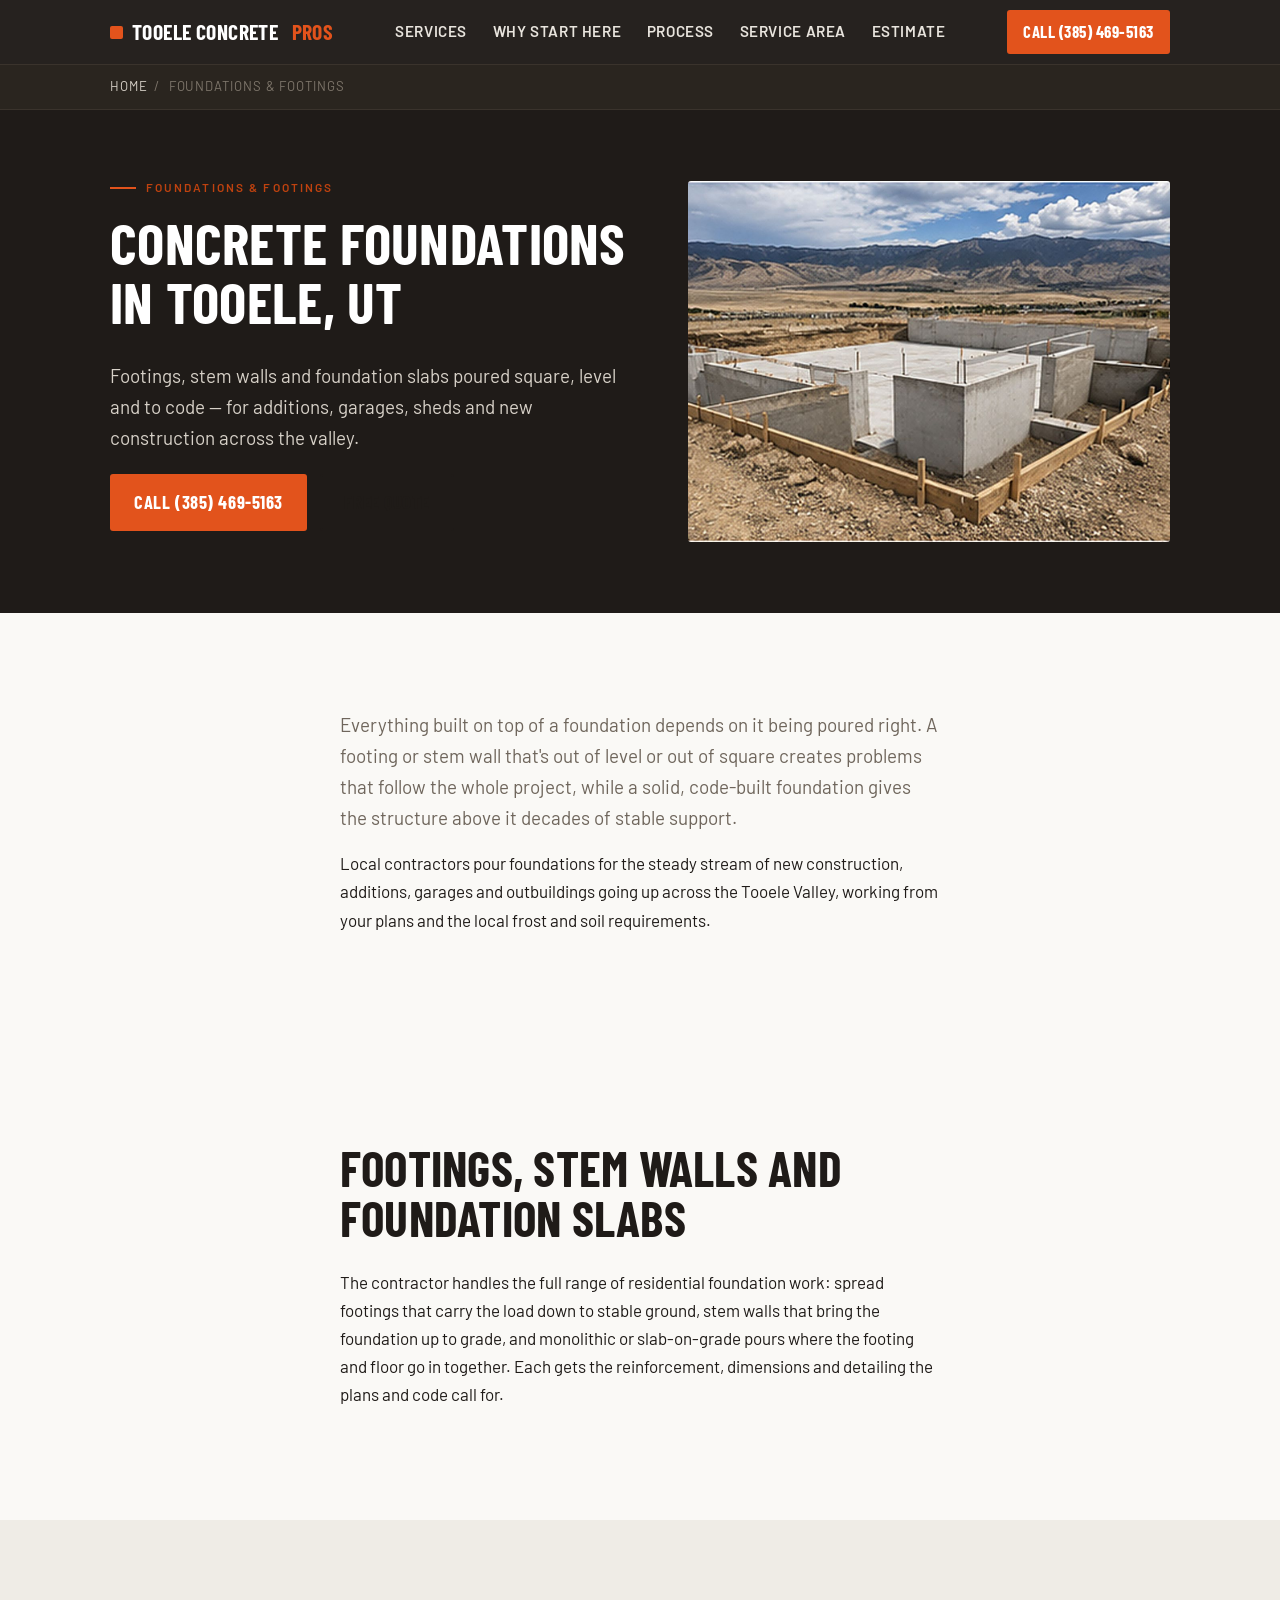
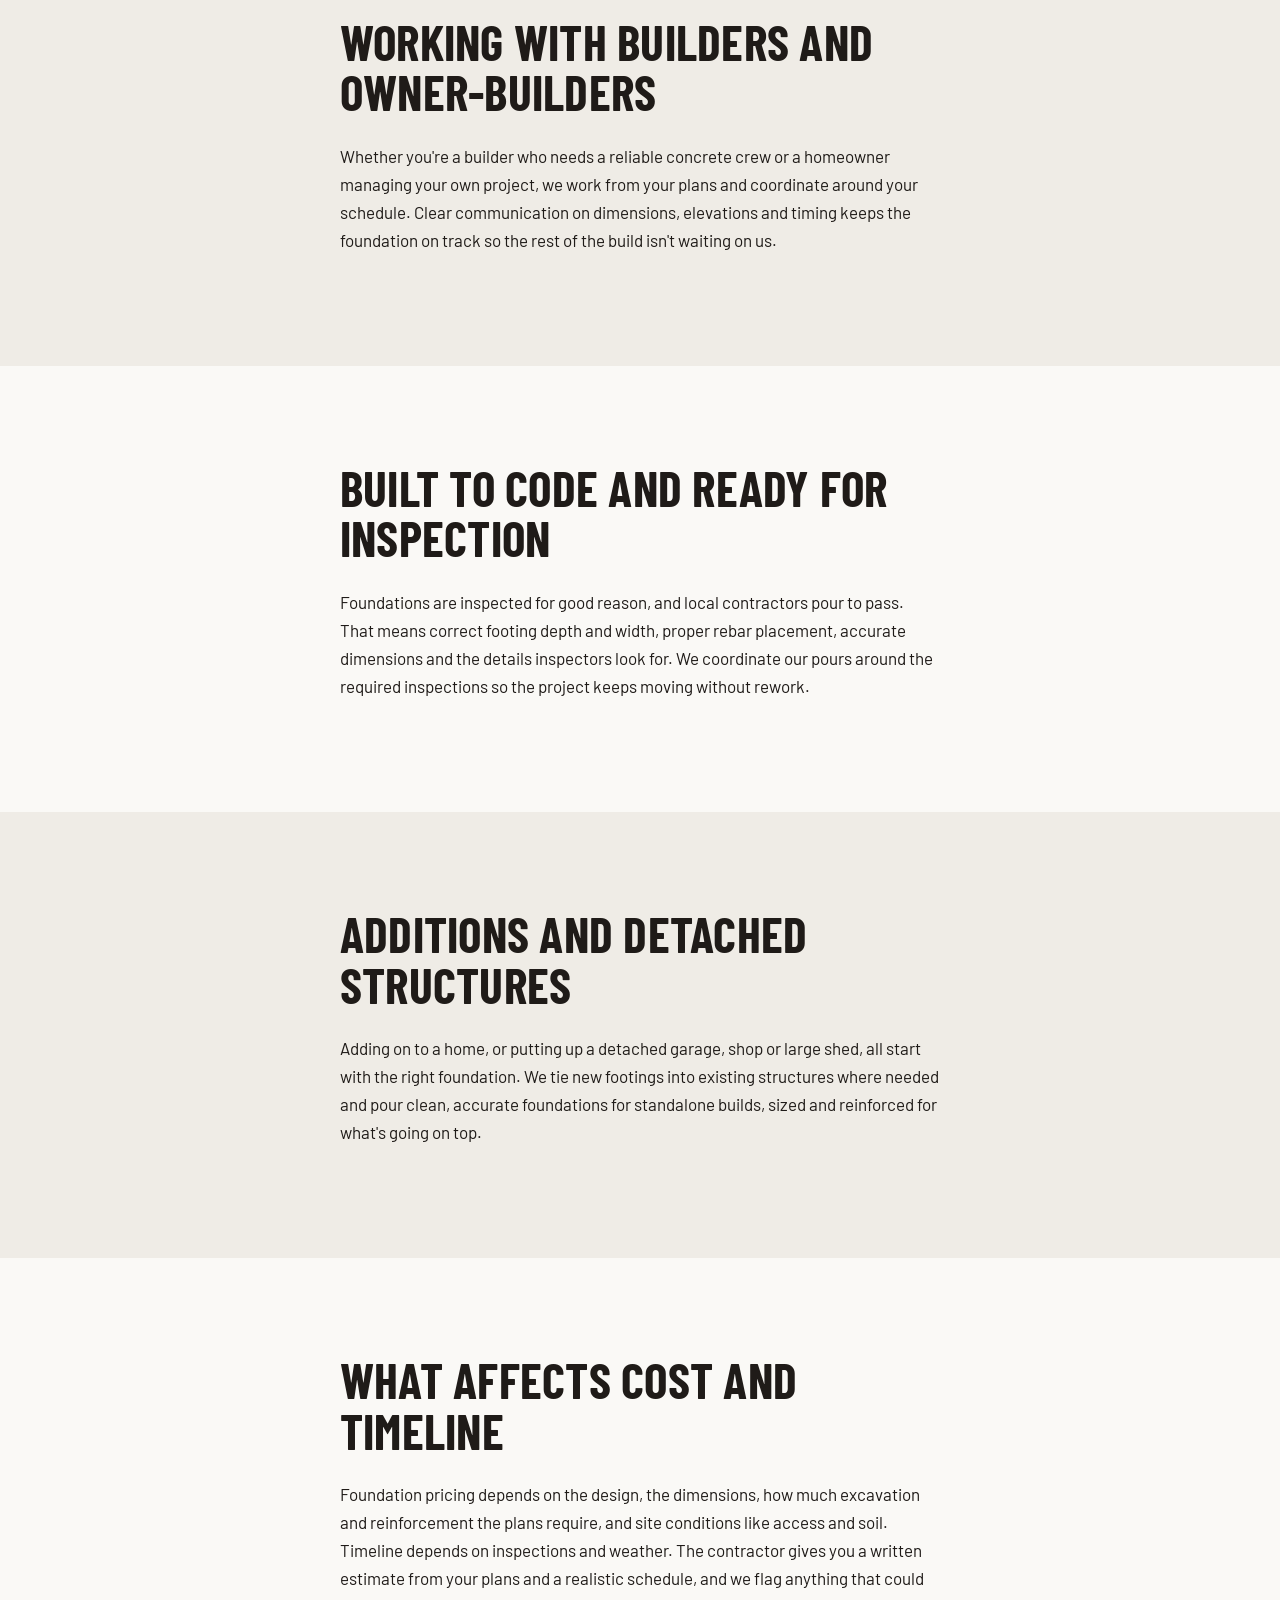
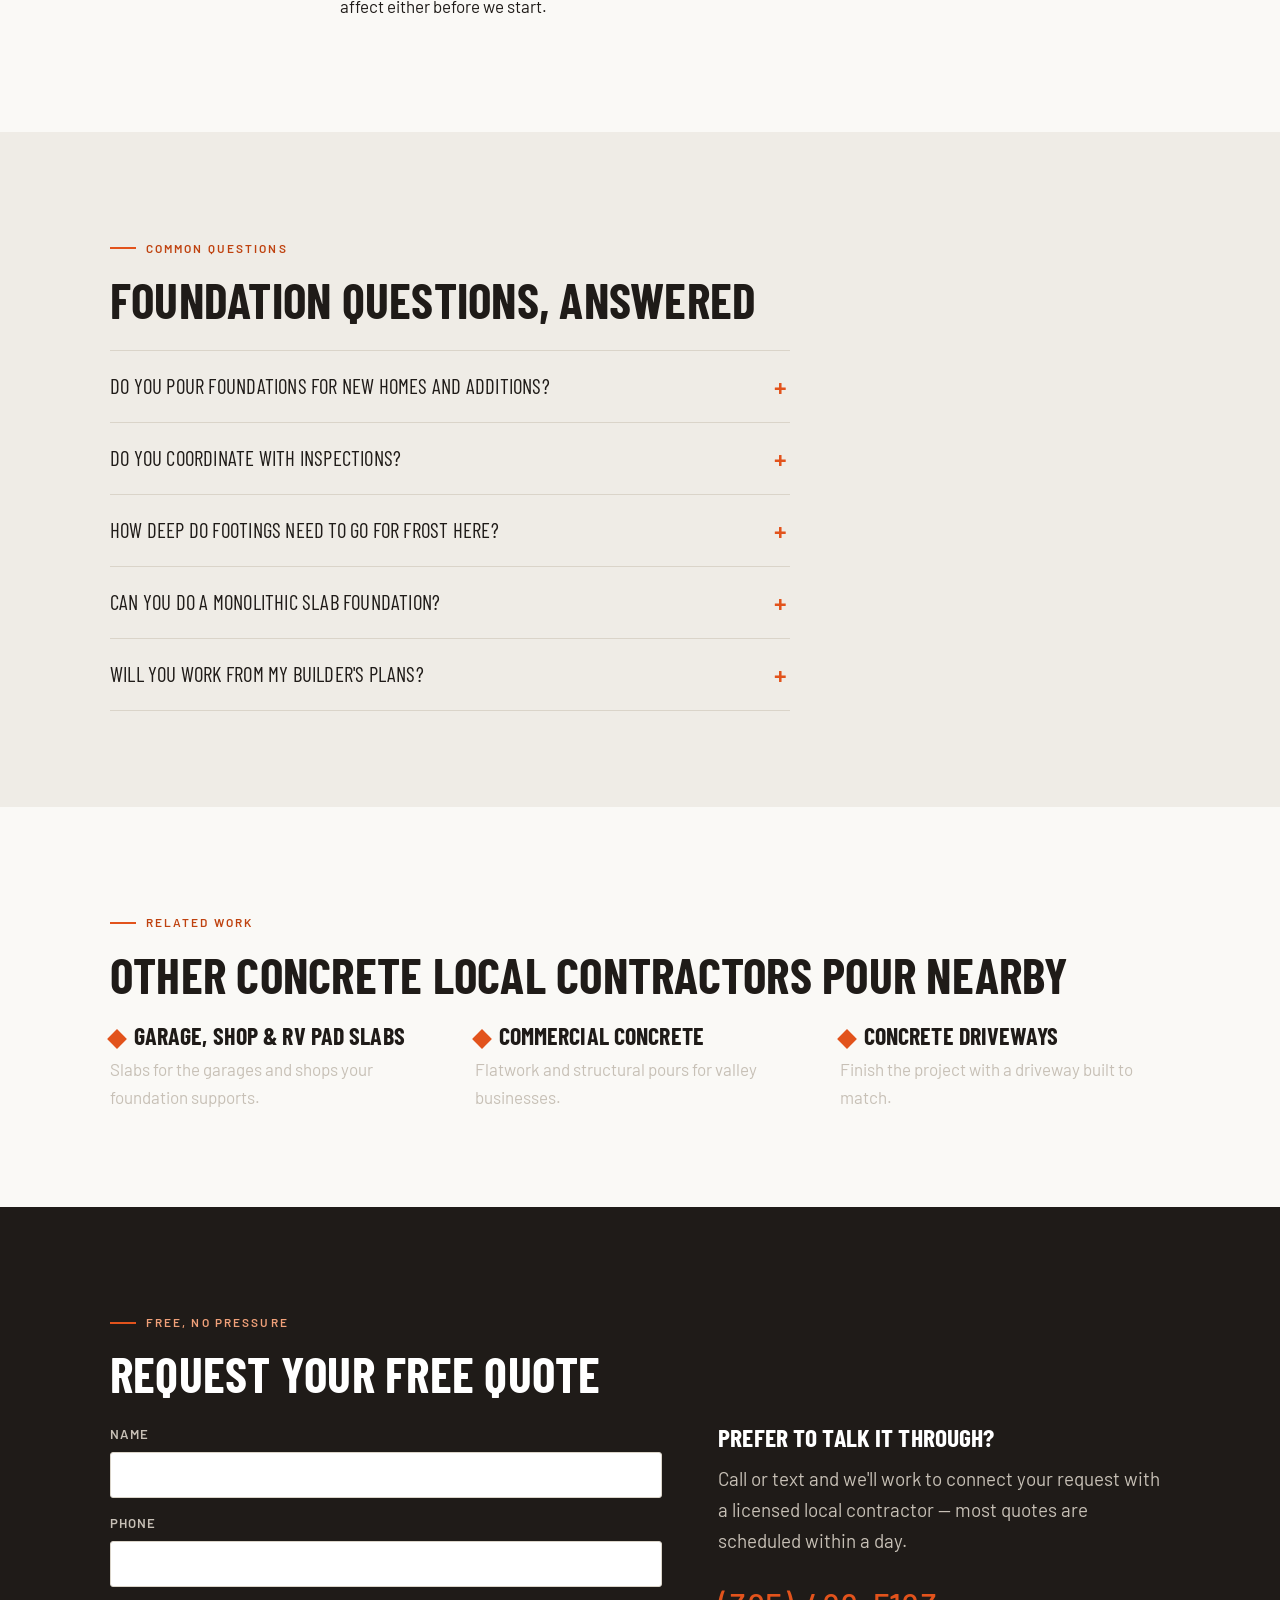
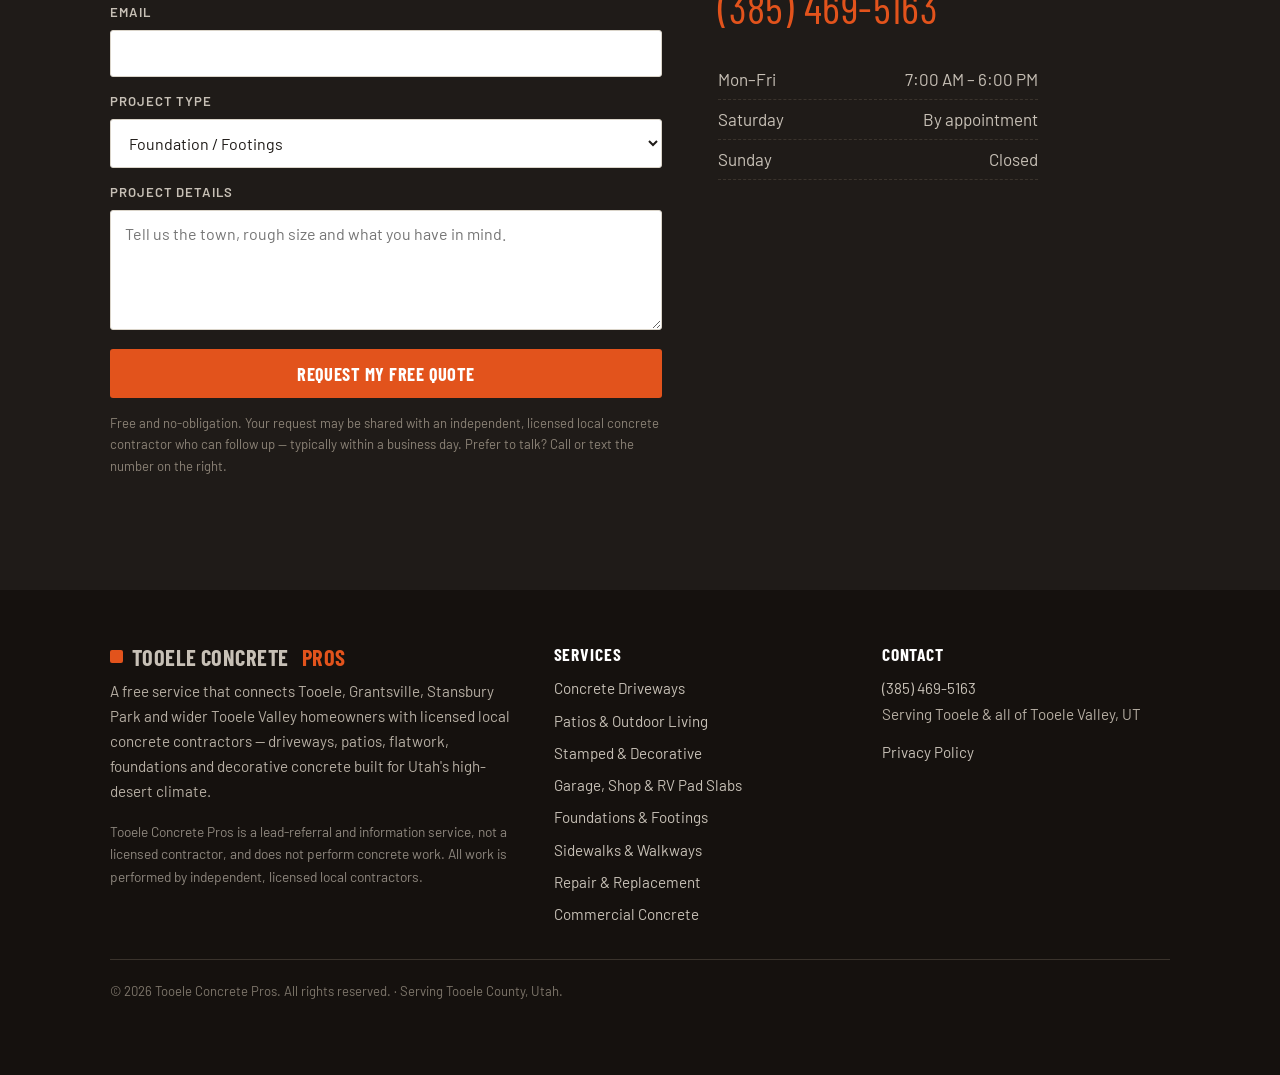
<file: foundations-tooele-ut.html>
<!DOCTYPE html>
<html lang="en">
<head>
<meta charset="UTF-8">
<meta name="viewport" content="width=device-width, initial-scale=1">
<title>Concrete Foundations in Tooele, UT | Tooele Concrete Pros</title>
<meta name="description" content="Concrete footings, stem walls and foundation slabs in Tooele, Grantsville & Stansbury Park for garages, additions, sheds and new builds. Free estimates.">
<link rel="canonical" href="https://www.tooeleconcretepros.com/foundations-tooele-ut.html">
<meta name="robots" content="index, follow">
<meta property="og:type" content="website">
<meta property="og:site_name" content="Tooele Concrete Pros">
<meta property="og:title" content="Concrete Foundations in Tooele, UT | Tooele Concrete Pros">
<meta property="og:description" content="Footings, stem walls and foundation slabs poured square, level and to code across the Tooele Valley for builders and homeowners. Free estimates.">
<meta property="og:url" content="https://www.tooeleconcretepros.com/foundations-tooele-ut.html">
<meta property="og:image" content="https://www.tooeleconcretepros.com/foundations.jpg">
<meta name="twitter:card" content="summary_large_image">
<meta name="twitter:title" content="Concrete Foundations in Tooele, UT | Tooele Concrete Pros">
<meta name="twitter:description" content="Footings, stem walls and foundation slabs poured square, level and to code across the Tooele Valley for builders and homeowners. Free estimates.">
<meta name="twitter:image" content="https://www.tooeleconcretepros.com/foundations.jpg">
<link rel="preconnect" href="https://fonts.googleapis.com">
<link rel="preconnect" href="https://fonts.gstatic.com" crossorigin>
<link href="https://fonts.googleapis.com/css2?family=Barlow:wght@400;500;600&family=Barlow+Condensed:wght@600;700&display=swap" rel="stylesheet">
<link rel="stylesheet" href="styles.css">
<!-- GOOGLE ANALYTICS 4 — REPLACE G-59WZX1PEV6 with THIS site's own Measurement ID (Tooele property, never Cache). -->
<script async src="https://www.googletagmanager.com/gtag/js?id=G-59WZX1PEV6"></script>
<script>
  window.dataLayer = window.dataLayer || [];
  function gtag(){dataLayer.push(arguments);}
  gtag('js', new Date());
  gtag('config', 'G-59WZX1PEV6');
</script>
<script type="application/ld+json">
{
  "@context": "https://schema.org",
  "@type": "Service",
  "serviceType": "Concrete Foundations &amp; Footings",
  "name": "Concrete Foundations in Tooele, UT",
  "url": "https://www.tooeleconcretepros.com/foundations-tooele-ut.html",
  "areaServed": [
    {
      "@type": "City",
      "name": "Tooele, UT"
    },
    {
      "@type": "City",
      "name": "Grantsville, UT"
    },
    {
      "@type": "City",
      "name": "Stansbury Park, UT"
    },
    {
      "@type": "City",
      "name": "Erda, UT"
    },
    {
      "@type": "City",
      "name": "Lake Point, UT"
    },
    {
      "@type": "City",
      "name": "Stockton, UT"
    },
    {
      "@type": "City",
      "name": "Rush Valley, UT"
    },
    {
      "@type": "City",
      "name": "Vernon, UT"
    }
  ],
  "provider": {
    "@type": "Organization",
    "@id": "https://www.tooeleconcretepros.com/#business",
    "name": "Tooele Concrete Pros",
    "url": "https://www.tooeleconcretepros.com/",
    "telephone": "+1-385-469-5163",
    "image": "https://www.tooeleconcretepros.com/hero.jpg"
  },
  "description": "Concrete footings, stem walls and foundation slabs in Tooele, Grantsville & Stansbury Park for garages, additions, sheds and new builds. Free estimates."
}
</script>
<script type="application/ld+json">
{
  "@context": "https://schema.org",
  "@type": "BreadcrumbList",
  "itemListElement": [
    {
      "@type": "ListItem",
      "position": 1,
      "name": "Home",
      "item": "https://www.tooeleconcretepros.com/"
    },
    {
      "@type": "ListItem",
      "position": 2,
      "name": "Foundations &amp; Footings",
      "item": "https://www.tooeleconcretepros.com/foundations-tooele-ut.html"
    }
  ]
}
</script>
<script type="application/ld+json">
{
  "@context": "https://schema.org",
  "@type": "FAQPage",
  "mainEntity": [
    {
      "@type": "Question",
      "name": "Do you pour foundations for new homes and additions?",
      "acceptedAnswer": {
        "@type": "Answer",
        "text": "Yes. Local contractors pour footings, stem walls and foundation slabs for new residential construction, additions, garages, shops and outbuildings throughout the Tooele Valley, working from your plans and the local code requirements."
      }
    },
    {
      "@type": "Question",
      "name": "Do you coordinate with inspections?",
      "acceptedAnswer": {
        "@type": "Answer",
        "text": "Yes. Foundation work has required inspection points, and local contractors schedule pours around them and build to the standards inspectors check so the project passes and keeps moving. They're used to working within that process."
      }
    },
    {
      "@type": "Question",
      "name": "How deep do footings need to go for frost here?",
      "acceptedAnswer": {
        "@type": "Answer",
        "text": "Footings have to reach below the local frost line so the foundation isn't lifted by freezing ground \u2014 a real concern in our climate. The exact depth comes from local code and your plans, and local contractors pour to meet it. The contractor confirms the requirement for your specific project."
      }
    },
    {
      "@type": "Question",
      "name": "Can you do a monolithic slab foundation?",
      "acceptedAnswer": {
        "@type": "Answer",
        "text": "Yes. For the right structures, a monolithic pour that combines the footing and floor slab in one is efficient and effective. The contractor will let you know whether it suits your build or whether a footing-and-stem-wall foundation is the better approach."
      }
    },
    {
      "@type": "Question",
      "name": "Will you work from my builder's plans?",
      "acceptedAnswer": {
        "@type": "Answer",
        "text": "That's how we prefer to work. Local contractors pour to the dimensions, elevations, reinforcement and details on your engineered or builder's plans, and coordinate with your schedule. Accurate plans make for an accurate foundation."
      }
    }
  ]
}
</script>
</head>
<body>

<header class="site-header">
  <div class="wrap">
    <a class="brand" href="/"><span class="mark-dot"></span>Tooele Concrete<span>&nbsp;Pros</span></a>
    <nav class="nav" aria-label="Primary">
      <a href="/#services">Services</a>
      <a href="/#valley">Why Start Here</a>
      <a href="/#process">Process</a>
      <a href="/#area">Service Area</a>
      <a href="#quote">Estimate</a>
    </nav>
    <a class="header-call" href="tel:+13854695163" onclick="try{gtag('event','click_to_call',{source:'header'});}catch(e){}">Call (385) 469-5163</a>
  </div>
</header>

<nav class="svc-breadcrumb" aria-label="Breadcrumb">
  <div class="wrap">
    <a href="/">Home</a> <span>/</span> <span>Foundations &amp; Footings</span>
  </div>
</nav>

<section class="svc-hero">
  <div class="wrap">
    <div class="svc-hero-grid">
      <div>
        <p class="eyebrow reveal">Foundations &amp; footings</p>
        <h1 class="reveal">Concrete Foundations in Tooele, UT</h1>
        <p class="hero-sub reveal">Footings, stem walls and foundation slabs poured square, level and to code — for additions, garages, sheds and new construction across the valley.</p>
        <div class="hero-cta reveal">
          <a class="btn btn-mark" href="tel:+13854695163" onclick="try{gtag('event','click_to_call',{source:'cta'});}catch(e){}">Call (385) 469-5163</a>
          <a class="btn btn-ghost" href="#quote">Free quote</a>
        </div>
      </div>
      <img class="svc-hero-img reveal" src="foundations.jpg" alt="Concrete foundation and footings poured in Tooele County" width="800" height="600" fetchpriority="high">
    </div>
  </div>
</section>

<section class="section">
  <div class="wrap measure">
    <p class="lead reveal">Everything built on top of a foundation depends on it being poured right. A footing or stem wall that's out of level or out of square creates problems that follow the whole project, while a solid, code-built foundation gives the structure above it decades of stable support.</p>
    <p class="reveal">Local contractors pour foundations for the steady stream of new construction, additions, garages and outbuildings going up across the Tooele Valley, working from your plans and the local frost and soil requirements.</p>
  </div>
</section>

<section class="section">
  <div class="wrap measure">
    <h2 class="reveal">Footings, stem walls and foundation slabs</h2>
    <p class="reveal">The contractor handles the full range of residential foundation work: spread footings that carry the load down to stable ground, stem walls that bring the foundation up to grade, and monolithic or slab-on-grade pours where the footing and floor go in together. Each gets the reinforcement, dimensions and detailing the plans and code call for.</p>
  </div>
</section>
<section class="section band-light">
  <div class="wrap measure">
    <h2 class="reveal">Working with builders and owner-builders</h2>
    <p class="reveal">Whether you're a builder who needs a reliable concrete crew or a homeowner managing your own project, we work from your plans and coordinate around your schedule. Clear communication on dimensions, elevations and timing keeps the foundation on track so the rest of the build isn't waiting on us.</p>
  </div>
</section>
<section class="section">
  <div class="wrap measure">
    <h2 class="reveal">Built to code and ready for inspection</h2>
    <p class="reveal">Foundations are inspected for good reason, and local contractors pour to pass. That means correct footing depth and width, proper rebar placement, accurate dimensions and the details inspectors look for. We coordinate our pours around the required inspections so the project keeps moving without rework.</p>
  </div>
</section>
<section class="section band-light">
  <div class="wrap measure">
    <h2 class="reveal">Additions and detached structures</h2>
    <p class="reveal">Adding on to a home, or putting up a detached garage, shop or large shed, all start with the right foundation. We tie new footings into existing structures where needed and pour clean, accurate foundations for standalone builds, sized and reinforced for what's going on top.</p>
  </div>
</section>
<section class="section">
  <div class="wrap measure">
    <h2 class="reveal">What affects cost and timeline</h2>
    <p class="reveal">Foundation pricing depends on the design, the dimensions, how much excavation and reinforcement the plans require, and site conditions like access and soil. Timeline depends on inspections and weather. The contractor gives you a written estimate from your plans and a realistic schedule, and we flag anything that could affect either before we start.</p>
  </div>
</section>

<section class="section band-light" id="faq">
  <div class="wrap">
    <p class="eyebrow reveal">Common questions</p>
    <h2 class="reveal">Foundation questions, answered</h2>
    <div class="faq measure reveal">
      <details>
        <summary>Do you pour foundations for new homes and additions?</summary>
        <div class="a"><p>Yes. Local contractors pour footings, stem walls and foundation slabs for new residential construction, additions, garages, shops and outbuildings throughout the Tooele Valley, working from your plans and the local code requirements.</p></div>
      </details>
      <details>
        <summary>Do you coordinate with inspections?</summary>
        <div class="a"><p>Yes. Foundation work has required inspection points, and local contractors schedule pours around them and build to the standards inspectors check so the project passes and keeps moving. They're used to working within that process.</p></div>
      </details>
      <details>
        <summary>How deep do footings need to go for frost here?</summary>
        <div class="a"><p>Footings have to reach below the local frost line so the foundation isn't lifted by freezing ground — a real concern in our climate. The exact depth comes from local code and your plans, and local contractors pour to meet it. The contractor confirms the requirement for your specific project.</p></div>
      </details>
      <details>
        <summary>Can you do a monolithic slab foundation?</summary>
        <div class="a"><p>Yes. For the right structures, a monolithic pour that combines the footing and floor slab in one is efficient and effective. The contractor will let you know whether it suits your build or whether a footing-and-stem-wall foundation is the better approach.</p></div>
      </details>
      <details>
        <summary>Will you work from my builder's plans?</summary>
        <div class="a"><p>That's how we prefer to work. Local contractors pour to the dimensions, elevations, reinforcement and details on your engineered or builder's plans, and coordinate with your schedule. Accurate plans make for an accurate foundation.</p></div>
      </details>
    </div>
  </div>
</section>

<section class="section">
  <div class="wrap">
    <p class="eyebrow reveal">Related work</p>
    <h2 class="reveal">Other concrete local contractors pour nearby</h2>
    <div class="cols three" style="margin-top:1.5rem">
        <div class="value reveal"><h3><a href="concrete-slabs-tooele-ut.html" style="color:inherit">Garage, Shop &amp; RV Pad Slabs</a></h3><p>Slabs for the garages and shops your foundation supports.</p></div>
        <div class="value reveal"><h3><a href="commercial-concrete-tooele-ut.html" style="color:inherit">Commercial Concrete</a></h3><p>Flatwork and structural pours for valley businesses.</p></div>
        <div class="value reveal"><h3><a href="driveways-tooele-ut.html" style="color:inherit">Concrete Driveways</a></h3><p>Finish the project with a driveway built to match.</p></div>
    </div>
  </div>
</section>

<section class="section band-dark on-dark" id="quote">
  <div class="wrap">
    <p class="eyebrow reveal">Free, no pressure</p>
    <h2 class="reveal">Request your free quote</h2>
    <div class="quote-grid">
      <form class="lead-form reveal" action="https://formspree.io/f/xvzjgpga" method="POST" onsubmit="try{gtag('event','generate_lead',{form:'quote_request'});}catch(e){}">
        <label for="name">Name</label>
        <input id="name" type="text" name="name" autocomplete="name" required>
        <label for="phone">Phone</label>
        <input id="phone" type="tel" name="phone" autocomplete="tel" required>
        <label for="email">Email</label>
        <input id="email" type="email" name="email" autocomplete="email">
        <label for="project">Project type</label>
        <select id="project" name="project">
          <option>Driveway</option>
          <option>Patio / Outdoor living</option>
          <option>Stamped / Decorative</option>
          <option>Garage / Shop / RV pad slab</option>
          <option selected>Foundation / Footings</option>
          <option>Sidewalk / Walkway</option>
          <option>Repair / Replacement</option>
          <option>Commercial</option>
        </select>
        <label for="message">Project details</label>
        <textarea id="message" name="message" placeholder="Tell us the town, rough size and what you have in mind."></textarea>
        <input type="hidden" name="_subject" value="New estimate request — Tooele Concrete Pros">
        <button class="btn btn-mark" type="submit">Request my free quote</button>
        <p class="form-note">Free and no-obligation. Your request may be shared with an independent, licensed local concrete contractor who can follow up — typically within a business day. Prefer to talk? Call or text the number on the right.</p>
      </form>
      <div class="contact-card reveal">
        <h3>Prefer to talk it through?</h3>
        <p class="lead">Call or text and we'll work to connect your request with a licensed local contractor &mdash; most quotes are scheduled within a day.</p>
        <a class="big-call" href="tel:+13854695163" onclick="try{gtag('event','click_to_call',{source:'contact_card'});}catch(e){}">(385) 469-5163</a>
        <ul class="hours">
          <li><span>Mon&ndash;Fri</span><span>7:00 AM &ndash; 6:00 PM</span></li>
          <li><span>Saturday</span><span>By appointment</span></li>
          <li><span>Sunday</span><span>Closed</span></li>
        </ul>
      </div>
    </div>
  </div>
</section>

<footer class="site-footer">
  <div class="wrap">
    <div class="foot-grid">
      <div class="foot-brand">
        <a class="brand" href="/"><span class="mark-dot"></span>Tooele Concrete<span>&nbsp;Pros</span></a>
        <p>A free service that connects Tooele, Grantsville, Stansbury Park and wider Tooele Valley homeowners with licensed local concrete contractors &mdash; driveways, patios, flatwork, foundations and decorative concrete built for Utah's high-desert climate.</p>
        <p style="font-size:.9em;opacity:.75">Tooele Concrete Pros is a lead-referral and information service, not a licensed contractor, and does not perform concrete work. All work is performed by independent, licensed local contractors.</p>
      </div>
      <div>
        <h4>Services</h4>
        <ul class="foot-links">
          <li><a href="driveways-tooele-ut.html">Concrete Driveways</a></li>
          <li><a href="patios-tooele-ut.html">Patios &amp; Outdoor Living</a></li>
          <li><a href="stamped-concrete-tooele-ut.html">Stamped &amp; Decorative</a></li>
          <li><a href="concrete-slabs-tooele-ut.html">Garage, Shop &amp; RV Pad Slabs</a></li>
          <li><a href="foundations-tooele-ut.html">Foundations &amp; Footings</a></li>
          <li><a href="sidewalks-tooele-ut.html">Sidewalks &amp; Walkways</a></li>
          <li><a href="concrete-repair-tooele-ut.html">Repair &amp; Replacement</a></li>
          <li><a href="commercial-concrete-tooele-ut.html">Commercial Concrete</a></li>
        </ul>
      </div>
      <div>
        <h4>Contact</h4>
        <address class="foot-nap">
          <a href="tel:+13854695163">(385) 469-5163</a><br>
          Serving Tooele &amp; all of Tooele Valley, UT
        </address>
        <p style="margin-top:.75rem"><a href="privacy-policy.html">Privacy Policy</a></p>
      </div>
    </div>
    <p class="foot-legal">&copy; <span id="yr">2026</span> Tooele Concrete Pros. All rights reserved. &middot; Serving Tooele County, Utah.</p>
  </div>
</footer>

<div class="callbar">
  <a class="cb-call" href="tel:+13854695163" onclick="try{gtag('event','click_to_call',{source:'callbar'});}catch(e){}">&#9742; Call now</a>
  <a class="cb-form" href="#quote">Free quote</a>
</div>

<script>
  document.getElementById('yr').textContent = new Date().getFullYear();
  (function(){
    var els = document.querySelectorAll('.reveal');
    if (!('IntersectionObserver' in window) || matchMedia('(prefers-reduced-motion: reduce)').matches){
      els.forEach(function(e){ e.classList.add('in'); }); return;
    }
    var io = new IntersectionObserver(function(entries){
      entries.forEach(function(en){ if(en.isIntersecting){ en.target.classList.add('in'); io.unobserve(en.target); } });
    }, { threshold: 0.12 });
    els.forEach(function(e){ io.observe(e); });
  })();
</script>
</body>
</html>
</file>
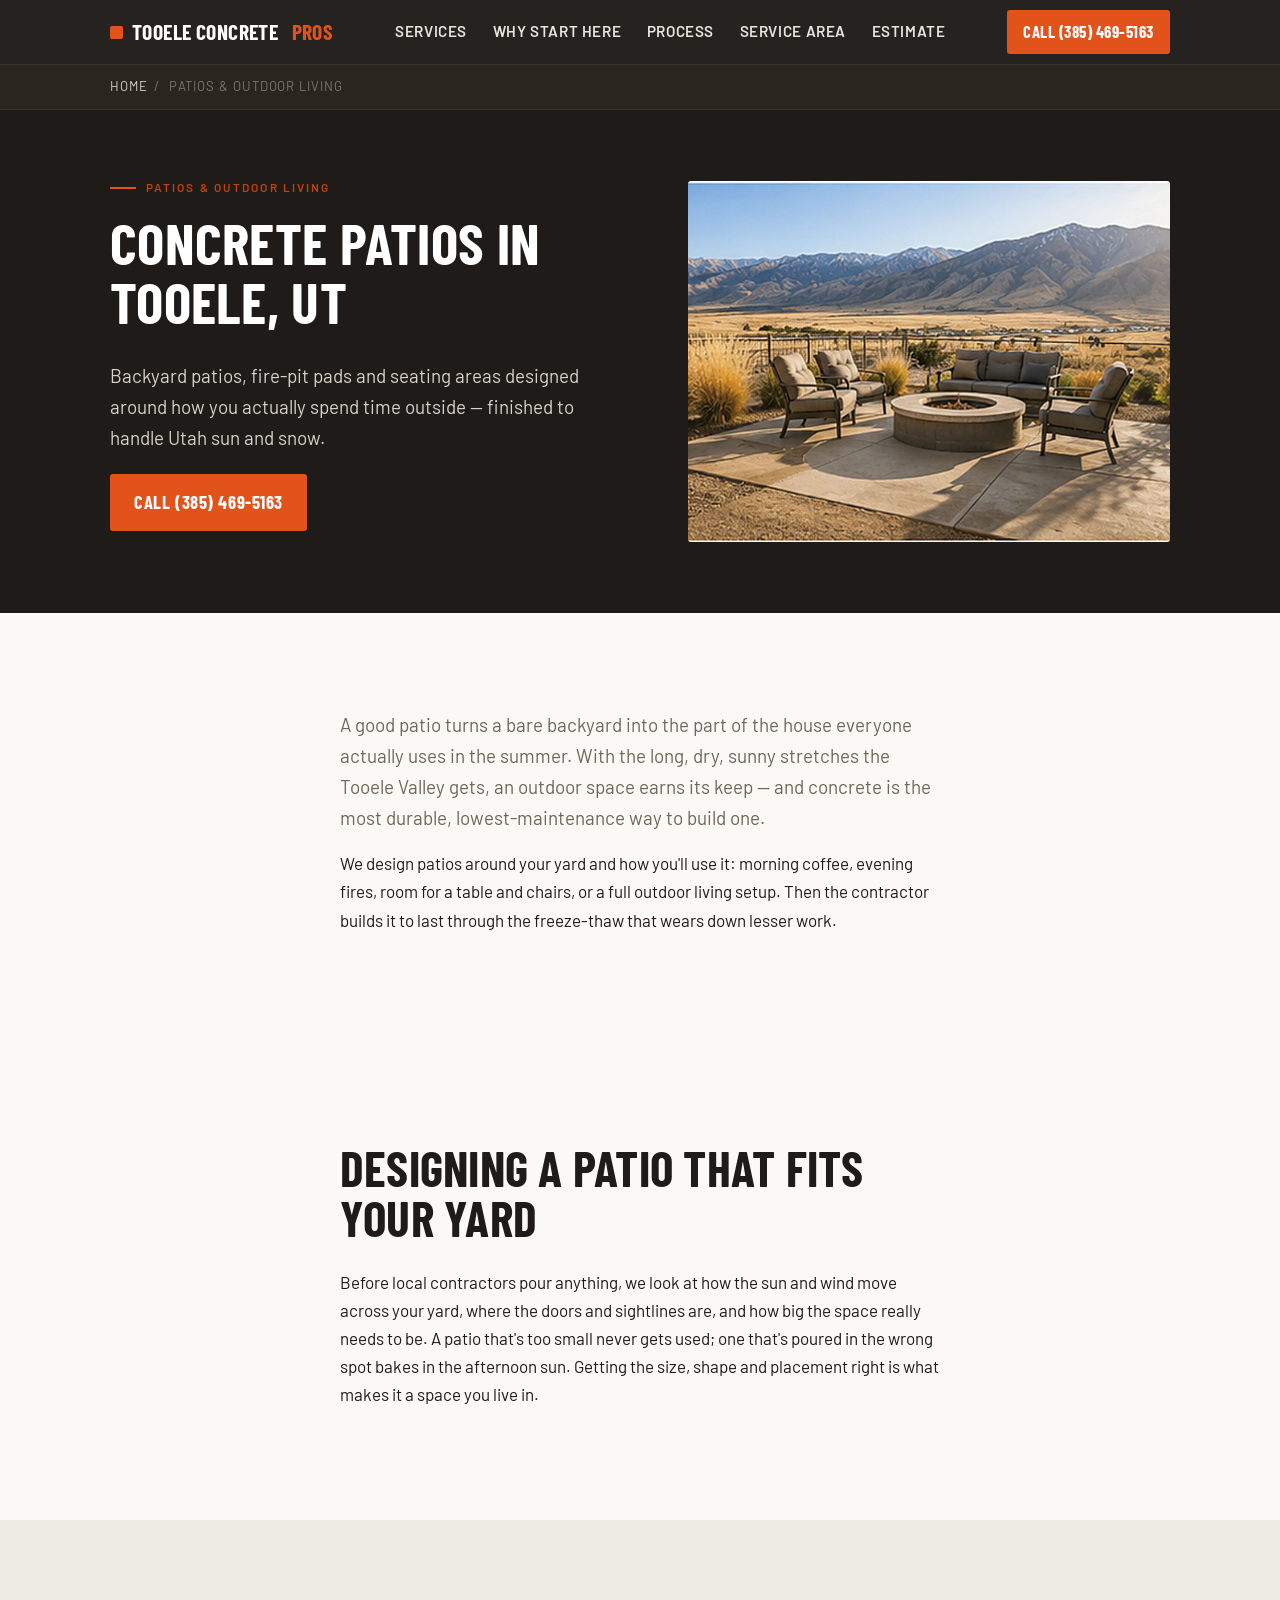
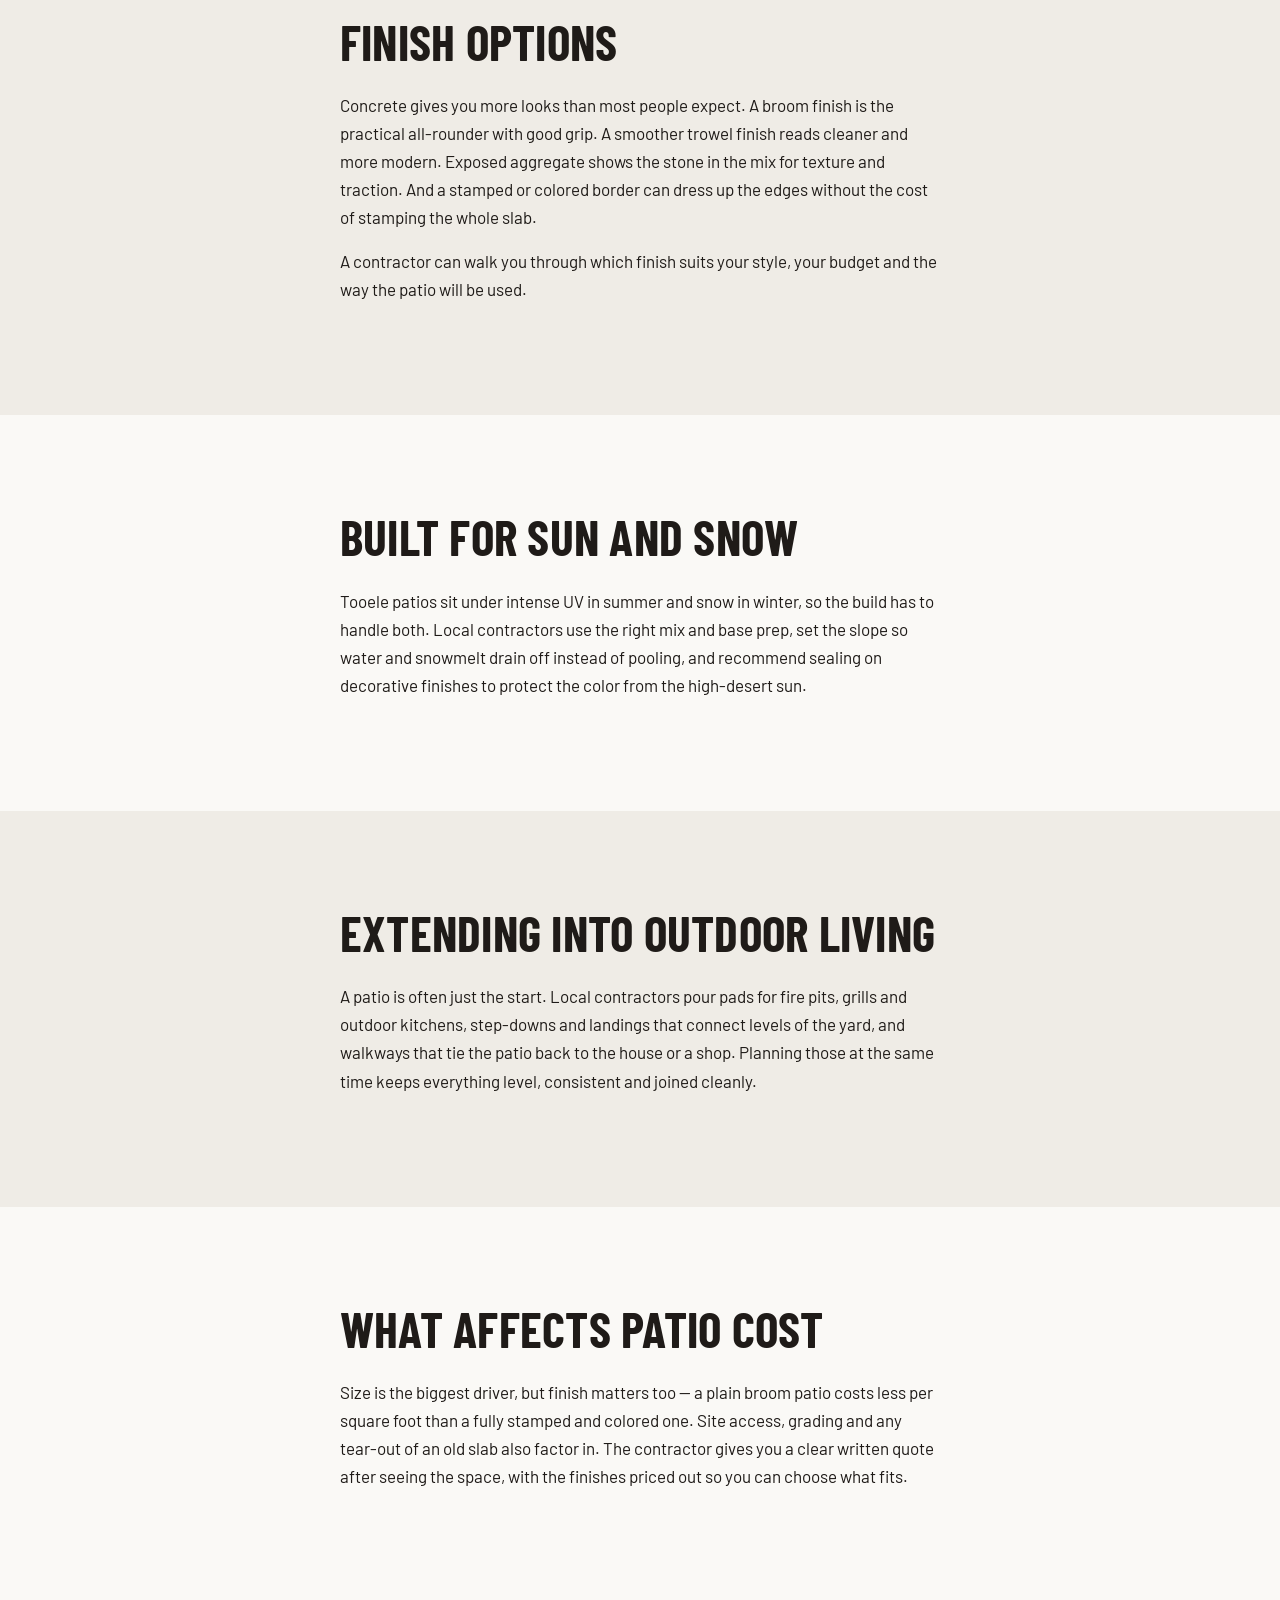
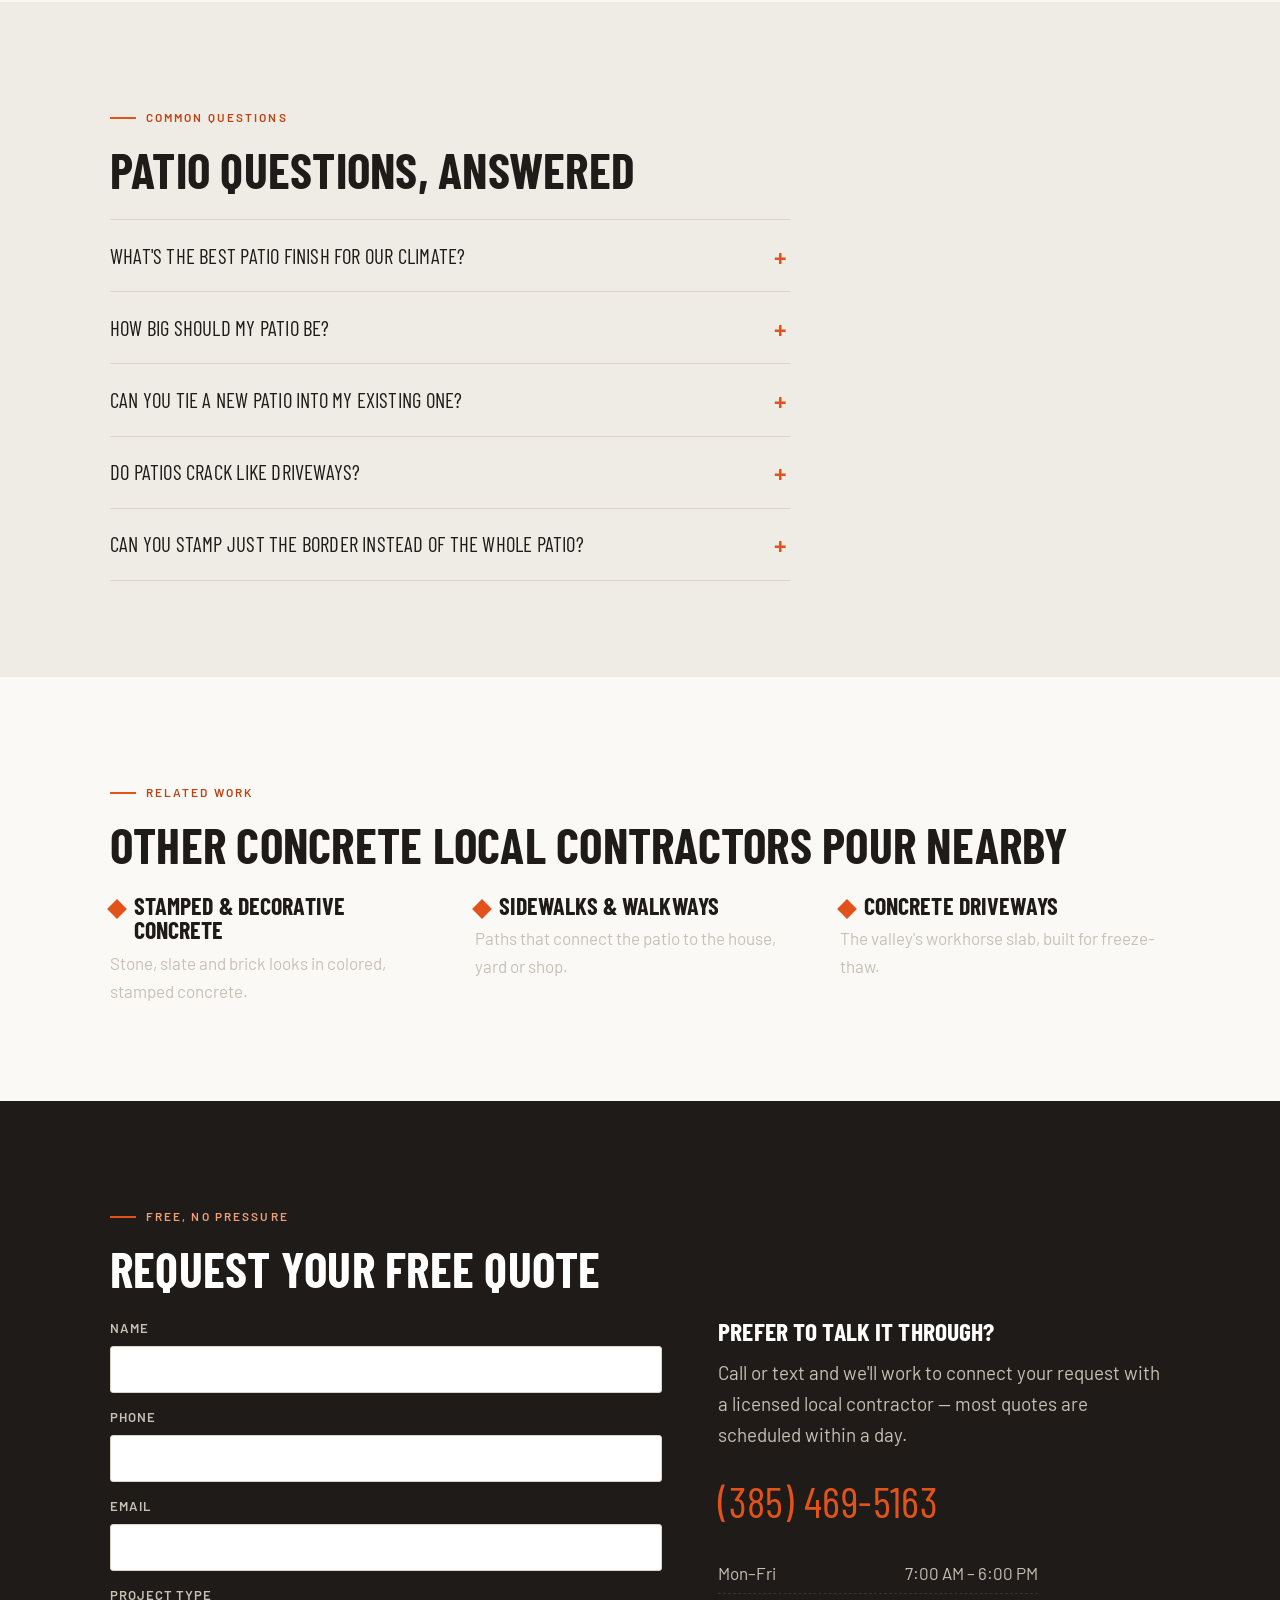
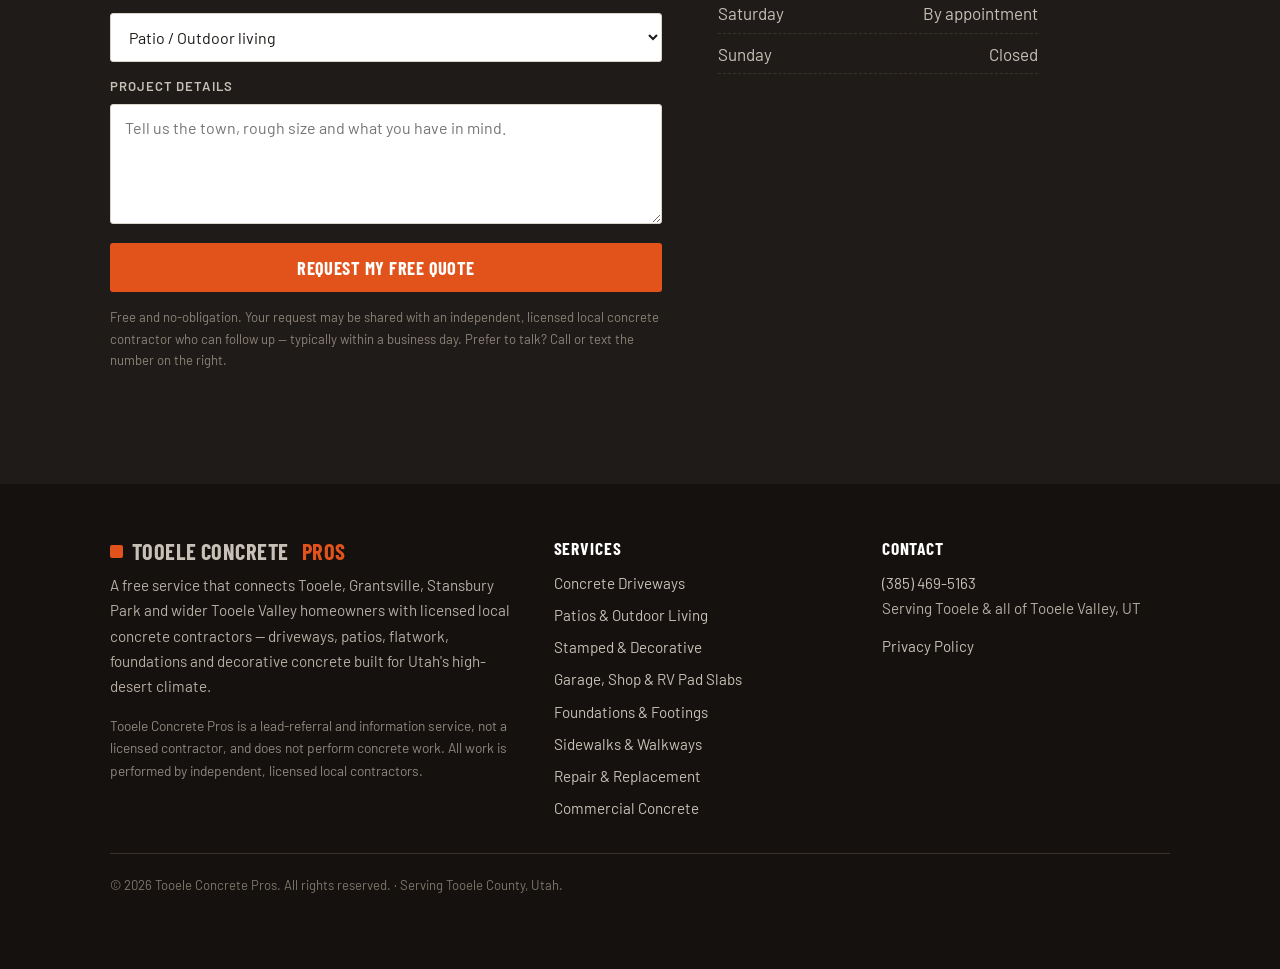
<file: patios-tooele-ut.html>
<!DOCTYPE html>
<html lang="en">
<head>
<meta charset="UTF-8">
<meta name="viewport" content="width=device-width, initial-scale=1">
<title>Concrete Patios in Tooele, UT | Free Quote</title>
<meta name="description" content="Concrete patios in Tooele, UT — broom, smooth, exposed-aggregate &amp; stamped. Free quote — (385) 469-5163.">
<link rel="canonical" href="https://www.tooeleconcretepros.com/patios-tooele-ut.html">
<meta name="robots" content="index, follow">
<meta property="og:type" content="website">
<meta property="og:site_name" content="Tooele Concrete Pros">
<meta property="og:title" content="Concrete Patios in Tooele, UT | Free Quote">
<meta property="og:description" content="Concrete patios in Tooele, UT — broom, smooth, exposed-aggregate &amp; stamped. Free quote — (385) 469-5163.">
<meta property="og:url" content="https://www.tooeleconcretepros.com/patios-tooele-ut.html">
<meta property="og:image" content="https://www.tooeleconcretepros.com/patios.jpg">
<meta name="twitter:card" content="summary_large_image">
<meta name="twitter:title" content="Concrete Patios in Tooele, UT | Free Quote">
<meta name="twitter:description" content="Concrete patios in Tooele, UT — broom, smooth, exposed-aggregate &amp; stamped. Free quote — (385) 469-5163.">
<meta name="twitter:image" content="https://www.tooeleconcretepros.com/patios.jpg">
<link rel="preconnect" href="https://fonts.googleapis.com">
<link rel="preconnect" href="https://fonts.gstatic.com" crossorigin>
<link href="https://fonts.googleapis.com/css2?family=Barlow:wght@400;500;600&family=Barlow+Condensed:wght@600;700&display=swap" rel="stylesheet">
<link rel="stylesheet" href="styles.css">
<!-- GOOGLE ANALYTICS 4 — REPLACE G-59WZX1PEV6 with THIS site's own Measurement ID (Tooele property, never Cache). -->
<script async src="https://www.googletagmanager.com/gtag/js?id=G-59WZX1PEV6"></script>
<script>
  window.dataLayer = window.dataLayer || [];
  function gtag(){dataLayer.push(arguments);}
  gtag('js', new Date());
  gtag('config', 'G-59WZX1PEV6');
</script>
<script type="application/ld+json">
{
  "@context": "https://schema.org",
  "@type": "Service",
  "serviceType": "Concrete Patio Installation",
  "name": "Concrete Patios in Tooele, UT",
  "url": "https://www.tooeleconcretepros.com/patios-tooele-ut.html",
  "areaServed": [
    {
      "@type": "City",
      "name": "Tooele, UT"
    },
    {
      "@type": "City",
      "name": "Grantsville, UT"
    },
    {
      "@type": "City",
      "name": "Stansbury Park, UT"
    },
    {
      "@type": "City",
      "name": "Erda, UT"
    },
    {
      "@type": "City",
      "name": "Lake Point, UT"
    },
    {
      "@type": "City",
      "name": "Stockton, UT"
    },
    {
      "@type": "City",
      "name": "Rush Valley, UT"
    },
    {
      "@type": "City",
      "name": "Vernon, UT"
    }
  ],
  "provider": {
    "@type": "Organization",
    "@id": "https://www.tooeleconcretepros.com/#business",
    "name": "Tooele Concrete Pros",
    "url": "https://www.tooeleconcretepros.com/",
    "telephone": "+1-385-469-5163",
    "image": "https://www.tooeleconcretepros.com/hero.jpg"
  },
  "description": "Concrete patios and outdoor living spaces in Tooele, Grantsville & Stansbury Park. Broom, smooth, exposed-aggregate & stamped finishes. Free estimates."
}
</script>
<script type="application/ld+json">
{
  "@context": "https://schema.org",
  "@type": "BreadcrumbList",
  "itemListElement": [
    {
      "@type": "ListItem",
      "position": 1,
      "name": "Home",
      "item": "https://www.tooeleconcretepros.com/"
    },
    {
      "@type": "ListItem",
      "position": 2,
      "name": "Patios &amp; Outdoor Living",
      "item": "https://www.tooeleconcretepros.com/patios-tooele-ut.html"
    }
  ]
}
</script>
<script type="application/ld+json">
{
  "@context": "https://schema.org",
  "@type": "FAQPage",
  "mainEntity": [
    {
      "@type": "Question",
      "name": "What's the best patio finish for our climate?",
      "acceptedAnswer": {
        "@type": "Answer",
        "text": "Broom and exposed-aggregate finishes hold up well and stay grippy when wet, which matters with our snow. Smooth and stamped finishes look great and work fine too, but a contractor will usually recommend sealing them so the surface and any color stand up to strong summer UV and winter moisture."
      }
    },
    {
      "@type": "Question",
      "name": "How big should my patio be?",
      "acceptedAnswer": {
        "@type": "Answer",
        "text": "It depends on what you'll do out there. A small coffee-and-chairs space can be modest, while room for a dining table plus a separate seating or fire-pit area needs more square footage. A contractor can help you size it so it's big enough to use comfortably without overwhelming the yard."
      }
    },
    {
      "@type": "Question",
      "name": "Can you tie a new patio into my existing one?",
      "acceptedAnswer": {
        "@type": "Answer",
        "text": "Yes. We can extend or wrap an existing patio and tie the new concrete in with a clean control joint. Matching an older slab's exact color and finish isn't always perfect, but a good contractor sets expectations honestly before starting."
      }
    },
    {
      "@type": "Question",
      "name": "Do patios crack like driveways?",
      "acceptedAnswer": {
        "@type": "Answer",
        "text": "All concrete can crack, which is why the contractor cuts control joints to guide where it happens and keep those cracks tight and straight. With proper base prep, the right thickness and good joints, a patio stays sound and the joints simply become part of the look."
      }
    },
    {
      "@type": "Question",
      "name": "Can you stamp just the border instead of the whole patio?",
      "acceptedAnswer": {
        "@type": "Answer",
        "text": "Absolutely, and it's a popular way to get a decorative look for less. A stamped or colored border around a broom-finished center gives you definition and style while keeping the bulk of the slab economical."
      }
    }
  ]
}
</script>
</head>
<body>

<header class="site-header">
  <div class="wrap">
    <a class="brand" href="/"><span class="mark-dot"></span>Tooele Concrete<span>&nbsp;Pros</span></a>
    <nav class="nav" aria-label="Primary">
      <a href="/#services">Services</a>
      <a href="/#valley">Why Start Here</a>
      <a href="/#process">Process</a>
      <a href="/#area">Service Area</a>
      <a href="#quote">Estimate</a>
    </nav>
    <a class="header-call" href="tel:+13854695163" onclick="try{gtag('event','click_to_call',{source:'header'});}catch(e){}">Call (385) 469-5163</a>
  </div>
</header>

<nav class="svc-breadcrumb" aria-label="Breadcrumb">
  <div class="wrap">
    <a href="/">Home</a> <span>/</span> <span>Patios &amp; Outdoor Living</span>
  </div>
</nav>

<section class="svc-hero">
  <div class="wrap">
    <div class="svc-hero-grid">
      <div>
        <p class="eyebrow reveal">Patios &amp; outdoor living</p>
        <h1 class="reveal">Concrete Patios in Tooele, UT</h1>
        <p class="hero-sub reveal">Backyard patios, fire-pit pads and seating areas designed around how you actually spend time outside — finished to handle Utah sun and snow.</p>
        <div class="hero-cta reveal">
          <a class="btn btn-mark" href="tel:+13854695163" onclick="try{gtag('event','click_to_call',{source:'cta'});}catch(e){}">Call (385) 469-5163</a>
          <a class="btn btn-ghost" href="#quote">Free quote</a>
        </div>
      </div>
      <img class="svc-hero-img reveal" src="patios.jpg" alt="A backyard concrete patio in the Tooele Valley" width="800" height="600" fetchpriority="high">
    </div>
  </div>
</section>

<section class="section">
  <div class="wrap measure">
    <p class="lead reveal">A good patio turns a bare backyard into the part of the house everyone actually uses in the summer. With the long, dry, sunny stretches the Tooele Valley gets, an outdoor space earns its keep — and concrete is the most durable, lowest-maintenance way to build one.</p>
    <p class="reveal">We design patios around your yard and how you'll use it: morning coffee, evening fires, room for a table and chairs, or a full outdoor living setup. Then the contractor builds it to last through the freeze-thaw that wears down lesser work.</p>
  </div>
</section>

<section class="section">
  <div class="wrap measure">
    <h2 class="reveal">Designing a patio that fits your yard</h2>
    <p class="reveal">Before local contractors pour anything, we look at how the sun and wind move across your yard, where the doors and sightlines are, and how big the space really needs to be. A patio that's too small never gets used; one that's poured in the wrong spot bakes in the afternoon sun. Getting the size, shape and placement right is what makes it a space you live in.</p>
  </div>
</section>
<section class="section band-light">
  <div class="wrap measure">
    <h2 class="reveal">Finish options</h2>
    <p class="reveal">Concrete gives you more looks than most people expect. A broom finish is the practical all-rounder with good grip. A smoother trowel finish reads cleaner and more modern. Exposed aggregate shows the stone in the mix for texture and traction. And a stamped or colored border can dress up the edges without the cost of stamping the whole slab.</p>
    <p class="reveal">A contractor can walk you through which finish suits your style, your budget and the way the patio will be used.</p>
  </div>
</section>
<section class="section">
  <div class="wrap measure">
    <h2 class="reveal">Built for sun and snow</h2>
    <p class="reveal">Tooele patios sit under intense UV in summer and snow in winter, so the build has to handle both. Local contractors use the right mix and base prep, set the slope so water and snowmelt drain off instead of pooling, and recommend sealing on decorative finishes to protect the color from the high-desert sun.</p>
  </div>
</section>
<section class="section band-light">
  <div class="wrap measure">
    <h2 class="reveal">Extending into outdoor living</h2>
    <p class="reveal">A patio is often just the start. Local contractors pour pads for fire pits, grills and outdoor kitchens, step-downs and landings that connect levels of the yard, and walkways that tie the patio back to the house or a shop. Planning those at the same time keeps everything level, consistent and joined cleanly.</p>
  </div>
</section>
<section class="section">
  <div class="wrap measure">
    <h2 class="reveal">What affects patio cost</h2>
    <p class="reveal">Size is the biggest driver, but finish matters too — a plain broom patio costs less per square foot than a fully stamped and colored one. Site access, grading and any tear-out of an old slab also factor in. The contractor gives you a clear written quote after seeing the space, with the finishes priced out so you can choose what fits.</p>
  </div>
</section>

<section class="section band-light" id="faq">
  <div class="wrap">
    <p class="eyebrow reveal">Common questions</p>
    <h2 class="reveal">Patio questions, answered</h2>
    <div class="faq measure reveal">
      <details>
        <summary>What's the best patio finish for our climate?</summary>
        <div class="a"><p>Broom and exposed-aggregate finishes hold up well and stay grippy when wet, which matters with our snow. Smooth and stamped finishes look great and work fine too, but a contractor will usually recommend sealing them so the surface and any color stand up to strong summer UV and winter moisture.</p></div>
      </details>
      <details>
        <summary>How big should my patio be?</summary>
        <div class="a"><p>It depends on what you'll do out there. A small coffee-and-chairs space can be modest, while room for a dining table plus a separate seating or fire-pit area needs more square footage. A contractor can help you size it so it's big enough to use comfortably without overwhelming the yard.</p></div>
      </details>
      <details>
        <summary>Can you tie a new patio into my existing one?</summary>
        <div class="a"><p>Yes. We can extend or wrap an existing patio and tie the new concrete in with a clean control joint. Matching an older slab's exact color and finish isn't always perfect, but a good contractor sets expectations honestly before starting.</p></div>
      </details>
      <details>
        <summary>Do patios crack like driveways?</summary>
        <div class="a"><p>All concrete can crack, which is why the contractor cuts control joints to guide where it happens and keep those cracks tight and straight. With proper base prep, the right thickness and good joints, a patio stays sound and the joints simply become part of the look.</p></div>
      </details>
      <details>
        <summary>Can you stamp just the border instead of the whole patio?</summary>
        <div class="a"><p>Absolutely, and it's a popular way to get a decorative look for less. A stamped or colored border around a broom-finished center gives you definition and style while keeping the bulk of the slab economical.</p></div>
      </details>
    </div>
  </div>
</section>

<section class="section">
  <div class="wrap">
    <p class="eyebrow reveal">Related work</p>
    <h2 class="reveal">Other concrete local contractors pour nearby</h2>
    <div class="cols three" style="margin-top:1.5rem">
        <div class="value reveal"><h3><a href="stamped-concrete-tooele-ut.html" style="color:inherit">Stamped &amp; Decorative Concrete</a></h3><p>Stone, slate and brick looks in colored, stamped concrete.</p></div>
        <div class="value reveal"><h3><a href="sidewalks-tooele-ut.html" style="color:inherit">Sidewalks &amp; Walkways</a></h3><p>Paths that connect the patio to the house, yard or shop.</p></div>
        <div class="value reveal"><h3><a href="driveways-tooele-ut.html" style="color:inherit">Concrete Driveways</a></h3><p>The valley's workhorse slab, built for freeze-thaw.</p></div>
    </div>
  </div>
</section>

<section class="section band-dark on-dark" id="quote">
  <div class="wrap">
    <p class="eyebrow reveal">Free, no pressure</p>
    <h2 class="reveal">Request your free quote</h2>
    <div class="quote-grid">
      <form class="lead-form reveal" action="https://formspree.io/f/xvzjgpga" method="POST" onsubmit="try{gtag('event','generate_lead',{form:'quote_request'});}catch(e){}">
        <label for="name">Name</label>
        <input id="name" type="text" name="name" autocomplete="name" required>
        <label for="phone">Phone</label>
        <input id="phone" type="tel" name="phone" autocomplete="tel" required>
        <label for="email">Email</label>
        <input id="email" type="email" name="email" autocomplete="email">
        <label for="project">Project type</label>
        <select id="project" name="project">
          <option>Driveway</option>
          <option selected>Patio / Outdoor living</option>
          <option>Stamped / Decorative</option>
          <option>Garage / Shop / RV pad slab</option>
          <option>Foundation / Footings</option>
          <option>Sidewalk / Walkway</option>
          <option>Repair / Replacement</option>
          <option>Commercial</option>
        </select>
        <label for="message">Project details</label>
        <textarea id="message" name="message" placeholder="Tell us the town, rough size and what you have in mind."></textarea>
        <input type="hidden" name="_subject" value="New estimate request — Tooele Concrete Pros">
        <button class="btn btn-mark" type="submit">Request my free quote</button>
        <p class="form-note">Free and no-obligation. Your request may be shared with an independent, licensed local concrete contractor who can follow up — typically within a business day. Prefer to talk? Call or text the number on the right.</p>
      </form>
      <div class="contact-card reveal">
        <h3>Prefer to talk it through?</h3>
        <p class="lead">Call or text and we'll work to connect your request with a licensed local contractor &mdash; most quotes are scheduled within a day.</p>
        <a class="big-call" href="tel:+13854695163" onclick="try{gtag('event','click_to_call',{source:'contact_card'});}catch(e){}">(385) 469-5163</a>
        <ul class="hours">
          <li><span>Mon&ndash;Fri</span><span>7:00 AM &ndash; 6:00 PM</span></li>
          <li><span>Saturday</span><span>By appointment</span></li>
          <li><span>Sunday</span><span>Closed</span></li>
        </ul>
      </div>
    </div>
  </div>
</section>

<footer class="site-footer">
  <div class="wrap">
    <div class="foot-grid">
      <div class="foot-brand">
        <a class="brand" href="/"><span class="mark-dot"></span>Tooele Concrete<span>&nbsp;Pros</span></a>
        <p>A free service that connects Tooele, Grantsville, Stansbury Park and wider Tooele Valley homeowners with licensed local concrete contractors &mdash; driveways, patios, flatwork, foundations and decorative concrete built for Utah's high-desert climate.</p>
        <p style="font-size:.9em;opacity:.75">Tooele Concrete Pros is a lead-referral and information service, not a licensed contractor, and does not perform concrete work. All work is performed by independent, licensed local contractors.</p>
      </div>
      <div>
        <h4>Services</h4>
        <ul class="foot-links">
          <li><a href="driveways-tooele-ut.html">Concrete Driveways</a></li>
          <li><a href="patios-tooele-ut.html">Patios &amp; Outdoor Living</a></li>
          <li><a href="stamped-concrete-tooele-ut.html">Stamped &amp; Decorative</a></li>
          <li><a href="concrete-slabs-tooele-ut.html">Garage, Shop &amp; RV Pad Slabs</a></li>
          <li><a href="foundations-tooele-ut.html">Foundations &amp; Footings</a></li>
          <li><a href="sidewalks-tooele-ut.html">Sidewalks &amp; Walkways</a></li>
          <li><a href="concrete-repair-tooele-ut.html">Repair &amp; Replacement</a></li>
          <li><a href="commercial-concrete-tooele-ut.html">Commercial Concrete</a></li>
        </ul>
      </div>
      <div>
        <h4>Contact</h4>
        <address class="foot-nap">
          <a href="tel:+13854695163">(385) 469-5163</a><br>
          Serving Tooele &amp; all of Tooele Valley, UT
        </address>
        <p style="margin-top:.75rem"><a href="privacy-policy.html">Privacy Policy</a></p>
      </div>
    </div>
    <p class="foot-legal">&copy; <span id="yr">2026</span> Tooele Concrete Pros. All rights reserved. &middot; Serving Tooele County, Utah.</p>
  </div>
</footer>

<div class="callbar">
  <a class="cb-call" href="tel:+13854695163" onclick="try{gtag('event','click_to_call',{source:'callbar'});}catch(e){}">&#9742; Call now</a>
  <a class="cb-form" href="#quote">Free quote</a>
</div>

<script>
  document.getElementById('yr').textContent = new Date().getFullYear();
  (function(){
    var els = document.querySelectorAll('.reveal');
    if (!('IntersectionObserver' in window) || matchMedia('(prefers-reduced-motion: reduce)').matches){
      els.forEach(function(e){ e.classList.add('in'); }); return;
    }
    var io = new IntersectionObserver(function(entries){
      entries.forEach(function(en){ if(en.isIntersecting){ en.target.classList.add('in'); io.unobserve(en.target); } });
    }, { threshold: 0.12 });
    els.forEach(function(e){ io.observe(e); });
  })();
</script>
</body>
</html>
</file>
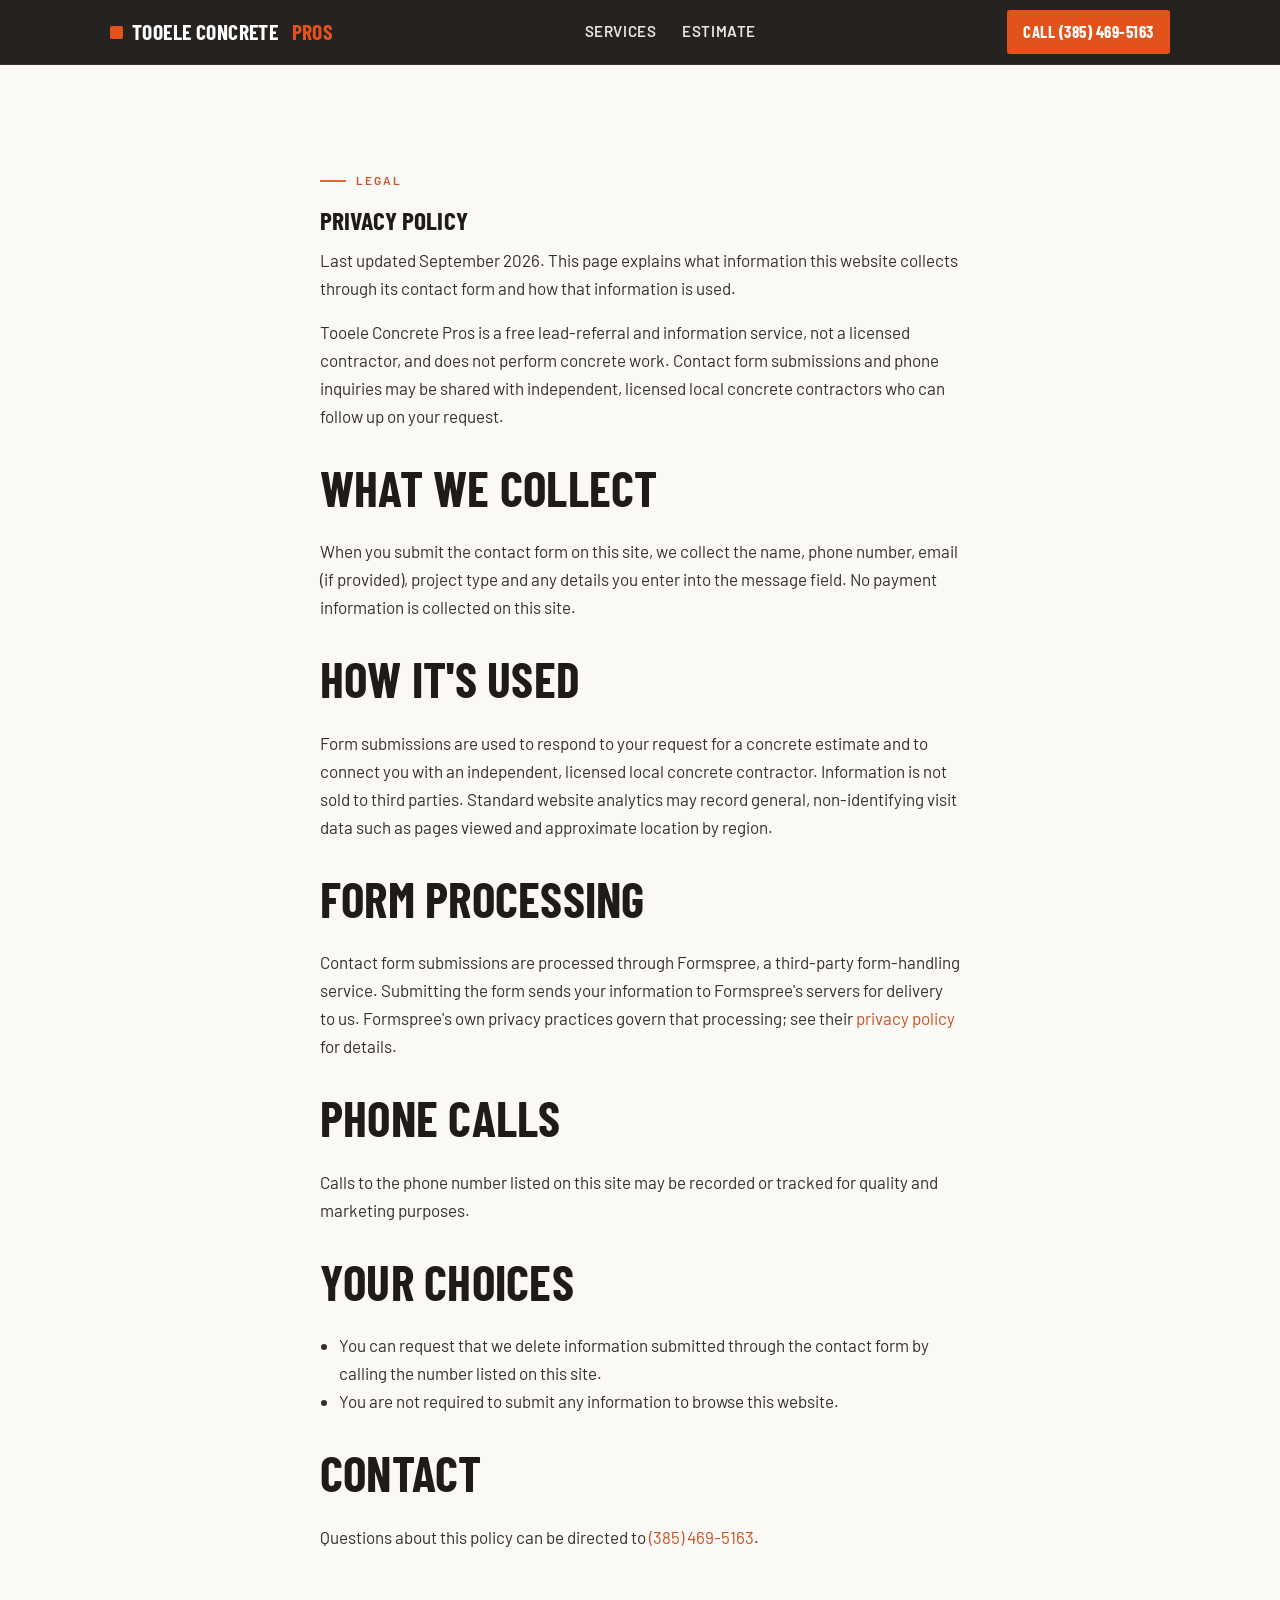
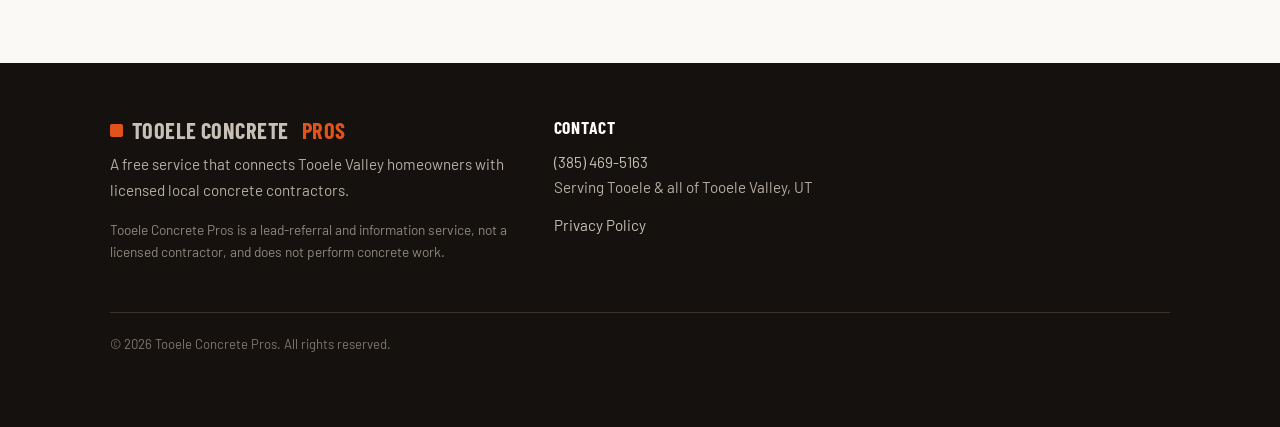
<file: privacy-policy.html>
<!DOCTYPE html>
<html lang="en">
<head>
<meta charset="UTF-8">
<meta name="viewport" content="width=device-width, initial-scale=1">
<title>Privacy Policy | Tooele Concrete Pros</title>
<meta name="description" content="Privacy policy for tooeleconcretepros.com. How contact form information is collected, used and stored.">
<link rel="canonical" href="https://www.tooeleconcretepros.com/privacy-policy.html">
<meta name="robots" content="noindex, follow">
<link rel="preconnect" href="https://fonts.googleapis.com">
<link rel="preconnect" href="https://fonts.gstatic.com" crossorigin>
<link href="https://fonts.googleapis.com/css2?family=Barlow:wght@400;500;600&family=Barlow+Condensed:wght@600;700&display=swap" rel="stylesheet">
<link rel="stylesheet" href="styles.css">
<style>
  .legal { max-width: 72ch; }
  .legal h2 { margin-top: 2rem; }
  .legal p, .legal li { opacity: .9; }
  .legal ul { padding-left: 1.2rem; }
</style>
</head>
<body>

<header class="site-header">
  <div class="wrap">
    <a class="brand" href="/"><span class="mark-dot"></span>Tooele Concrete<span>&nbsp;Pros</span></a>
    <nav class="nav" aria-label="Primary">
      <a href="/#services">Services</a>
      <a href="/#quote">Estimate</a>
    </nav>
    <a class="header-call" href="tel:+13854695163" onclick="try{gtag('event','click_to_call',{source:'header'});}catch(e){}">Call (385) 469-5163</a>
  </div>
</header>

<section class="section">
  <div class="wrap legal">
    <p class="eyebrow">Legal</p>
    <h1>Privacy policy</h1>
    <p>Last updated September 2026. This page explains what information this website collects through its contact form and how that information is used.</p>
    <p>Tooele Concrete Pros is a free lead-referral and information service, not a licensed contractor, and does not perform concrete work. Contact form submissions and phone inquiries may be shared with independent, licensed local concrete contractors who can follow up on your request.</p>

    <h2>What we collect</h2>
    <p>When you submit the contact form on this site, we collect the name, phone number, email (if provided), project type and any details you enter into the message field. No payment information is collected on this site.</p>

    <h2>How it's used</h2>
    <p>Form submissions are used to respond to your request for a concrete estimate and to connect you with an independent, licensed local concrete contractor. Information is not sold to third parties. Standard website analytics may record general, non-identifying visit data such as pages viewed and approximate location by region.</p>

    <h2>Form processing</h2>
    <p>Contact form submissions are processed through Formspree, a third-party form-handling service. Submitting the form sends your information to Formspree's servers for delivery to us. Formspree's own privacy practices govern that processing; see their <a href="https://formspree.io/legal/privacy-policy" target="_blank" rel="noopener">privacy policy</a> for details.</p>

    <h2>Phone calls</h2>
    <p>Calls to the phone number listed on this site may be recorded or tracked for quality and marketing purposes.</p>

    <h2>Your choices</h2>
    <ul>
      <li>You can request that we delete information submitted through the contact form by calling the number listed on this site.</li>
      <li>You are not required to submit any information to browse this website.</li>
    </ul>

    <h2>Contact</h2>
    <p>Questions about this policy can be directed to <a href="tel:+13854695163">(385) 469-5163</a>.</p>
  </div>
</section>

<footer class="site-footer">
  <div class="wrap">
    <div class="foot-grid">
      <div class="foot-brand">
        <a class="brand" href="/"><span class="mark-dot"></span>Tooele Concrete<span>&nbsp;Pros</span></a>
        <p>A free service that connects Tooele Valley homeowners with licensed local concrete contractors.</p>
        <p style="font-size:.9em;opacity:.75">Tooele Concrete Pros is a lead-referral and information service, not a licensed contractor, and does not perform concrete work.</p>
      </div>
      <div>
        <h4>Contact</h4>
        <address class="foot-nap">
          <a href="tel:+13854695163">(385) 469-5163</a><br>
          Serving Tooele &amp; all of Tooele Valley, UT
        </address>
        <p style="margin-top:.75rem"><a href="privacy-policy.html">Privacy Policy</a></p>
      </div>
    </div>
    <p class="foot-legal">&copy; <span id="yr">2026</span> Tooele Concrete Pros. All rights reserved.</p>
  </div>
</footer>
<script>document.getElementById('yr').textContent = new Date().getFullYear();</script>
</body>
</html>
</file>
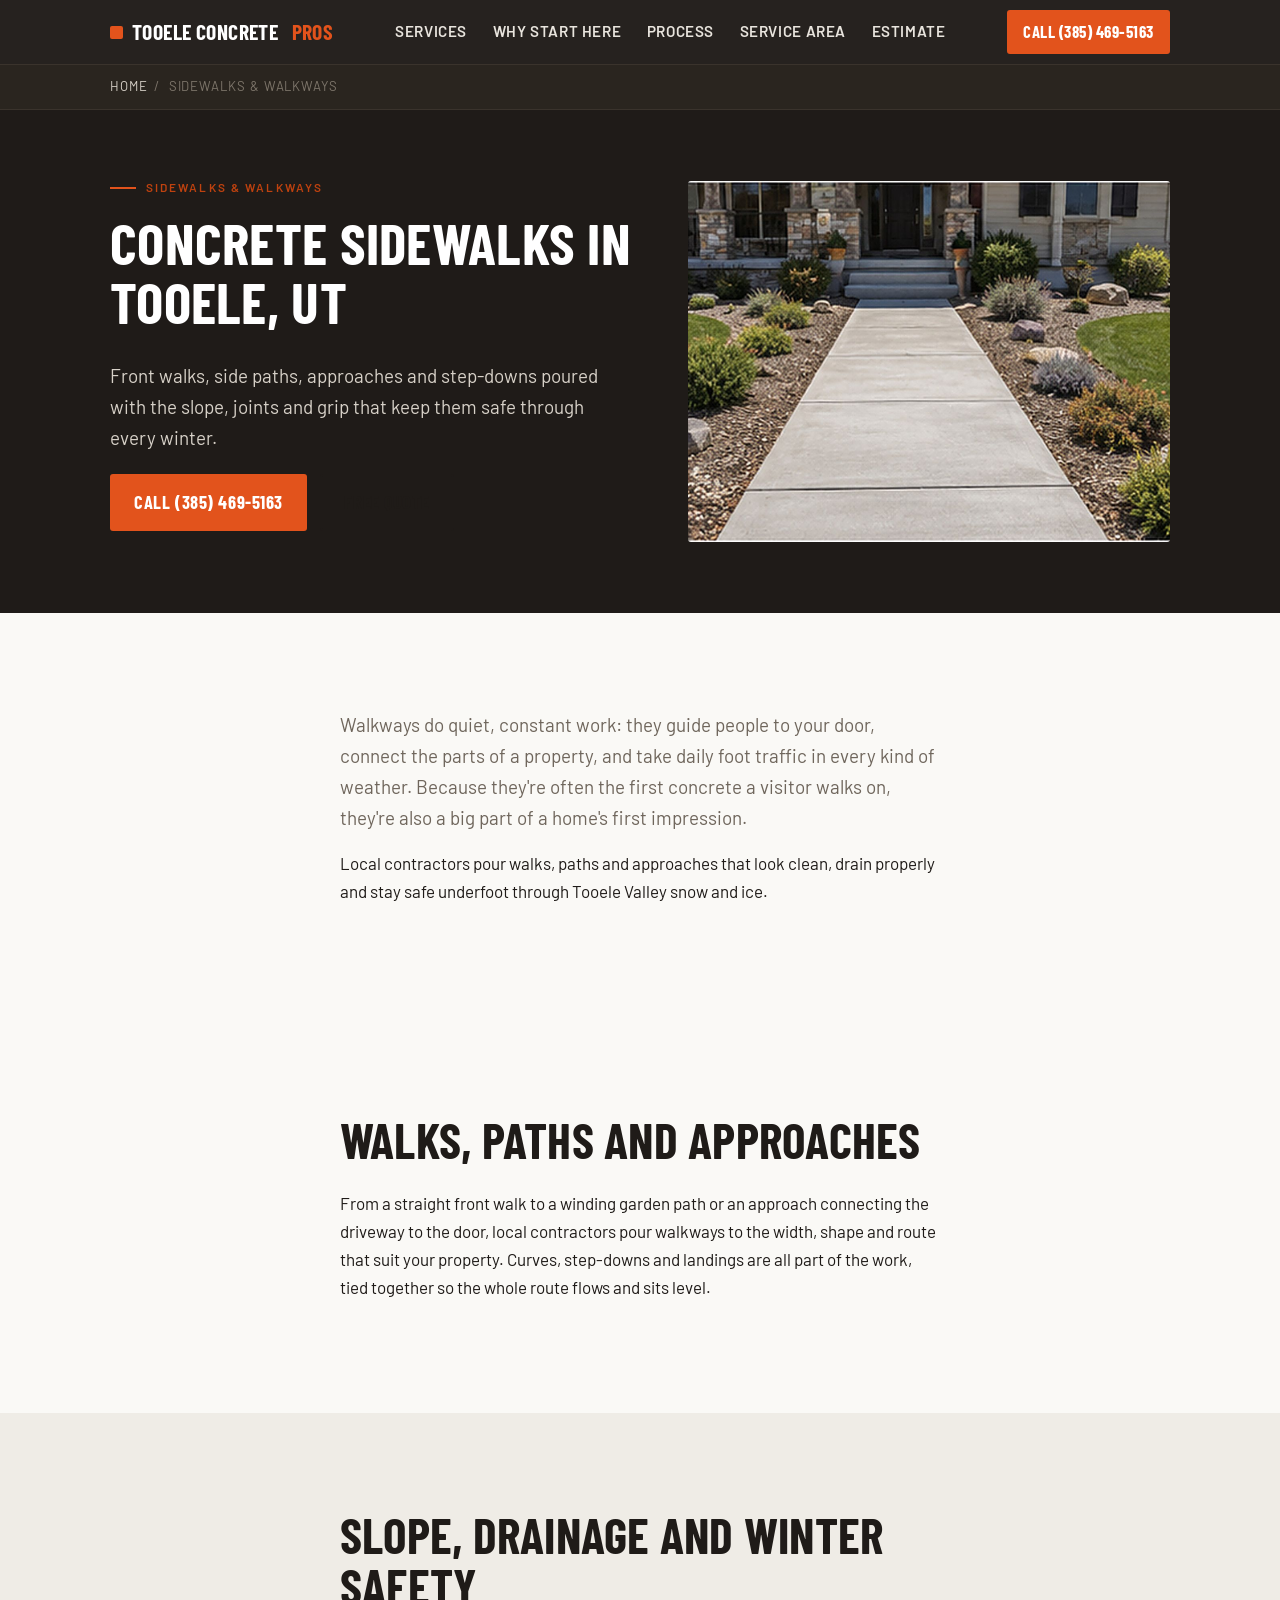
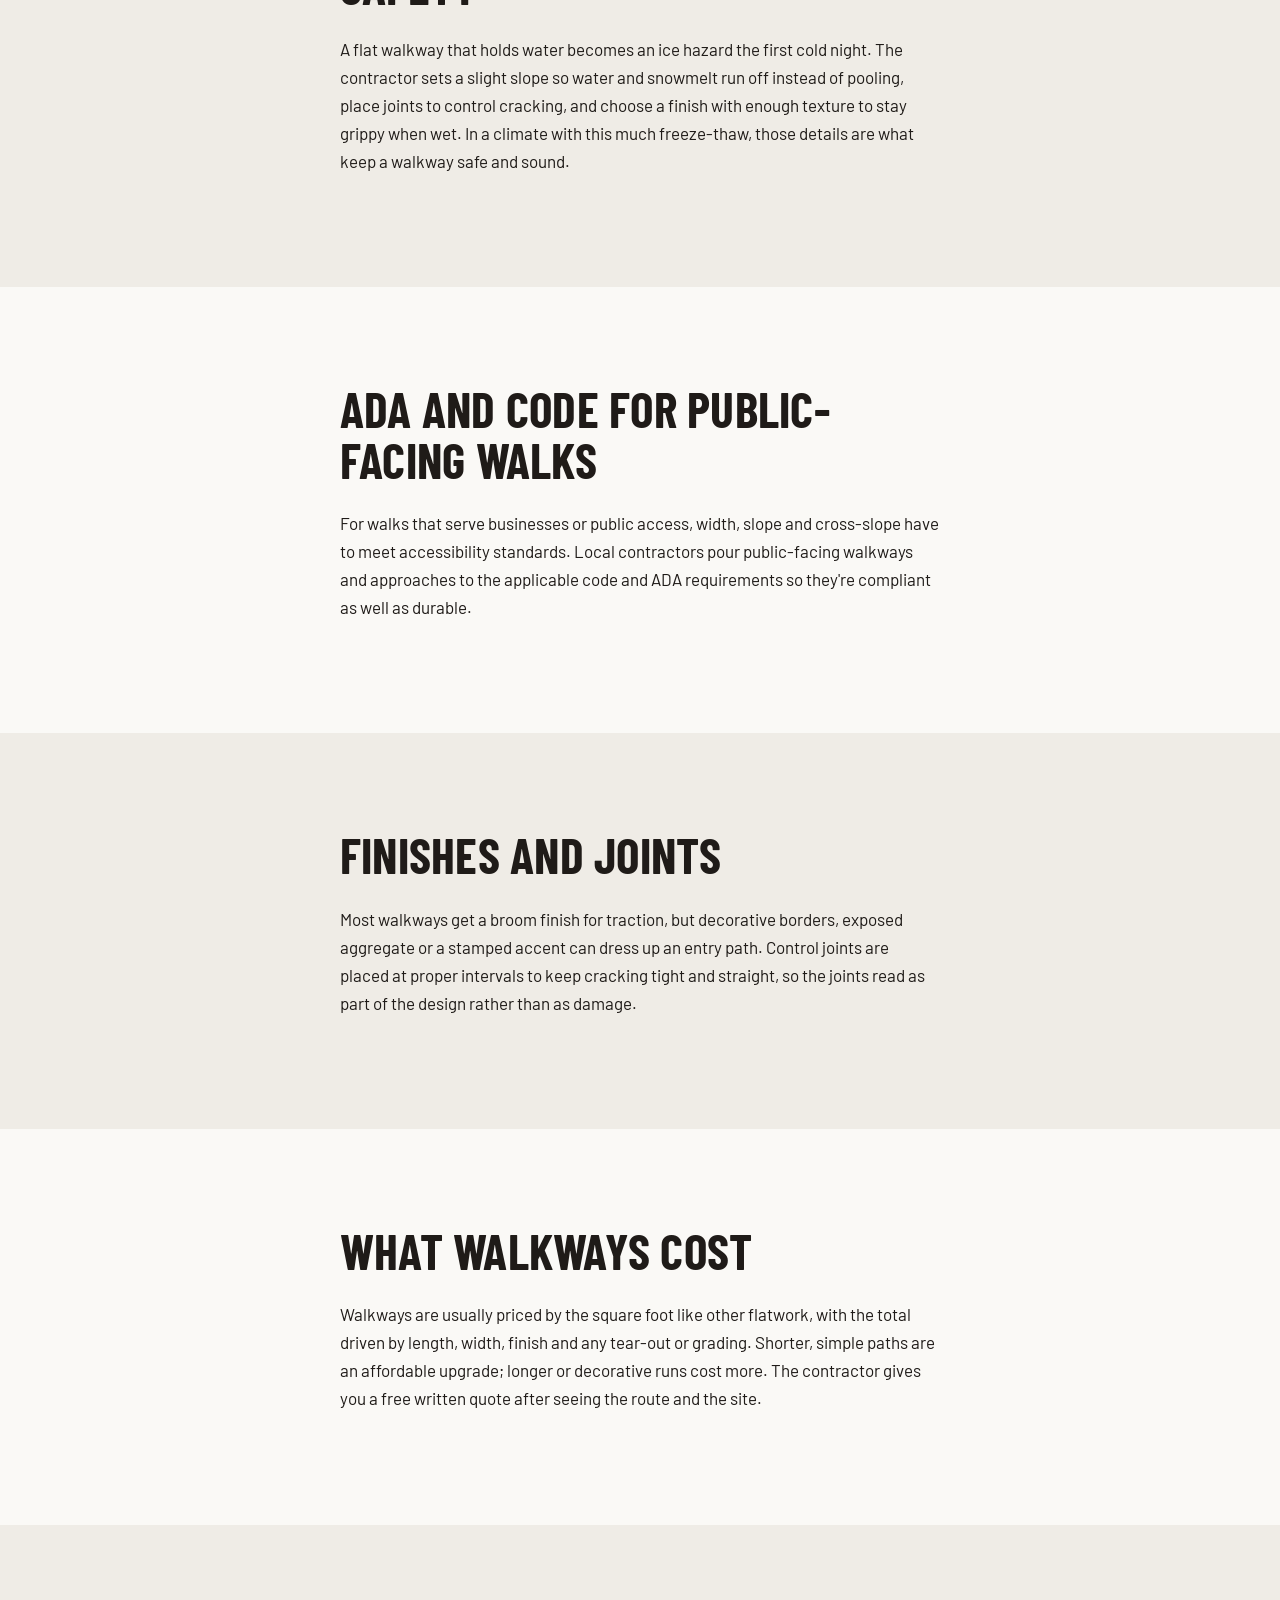
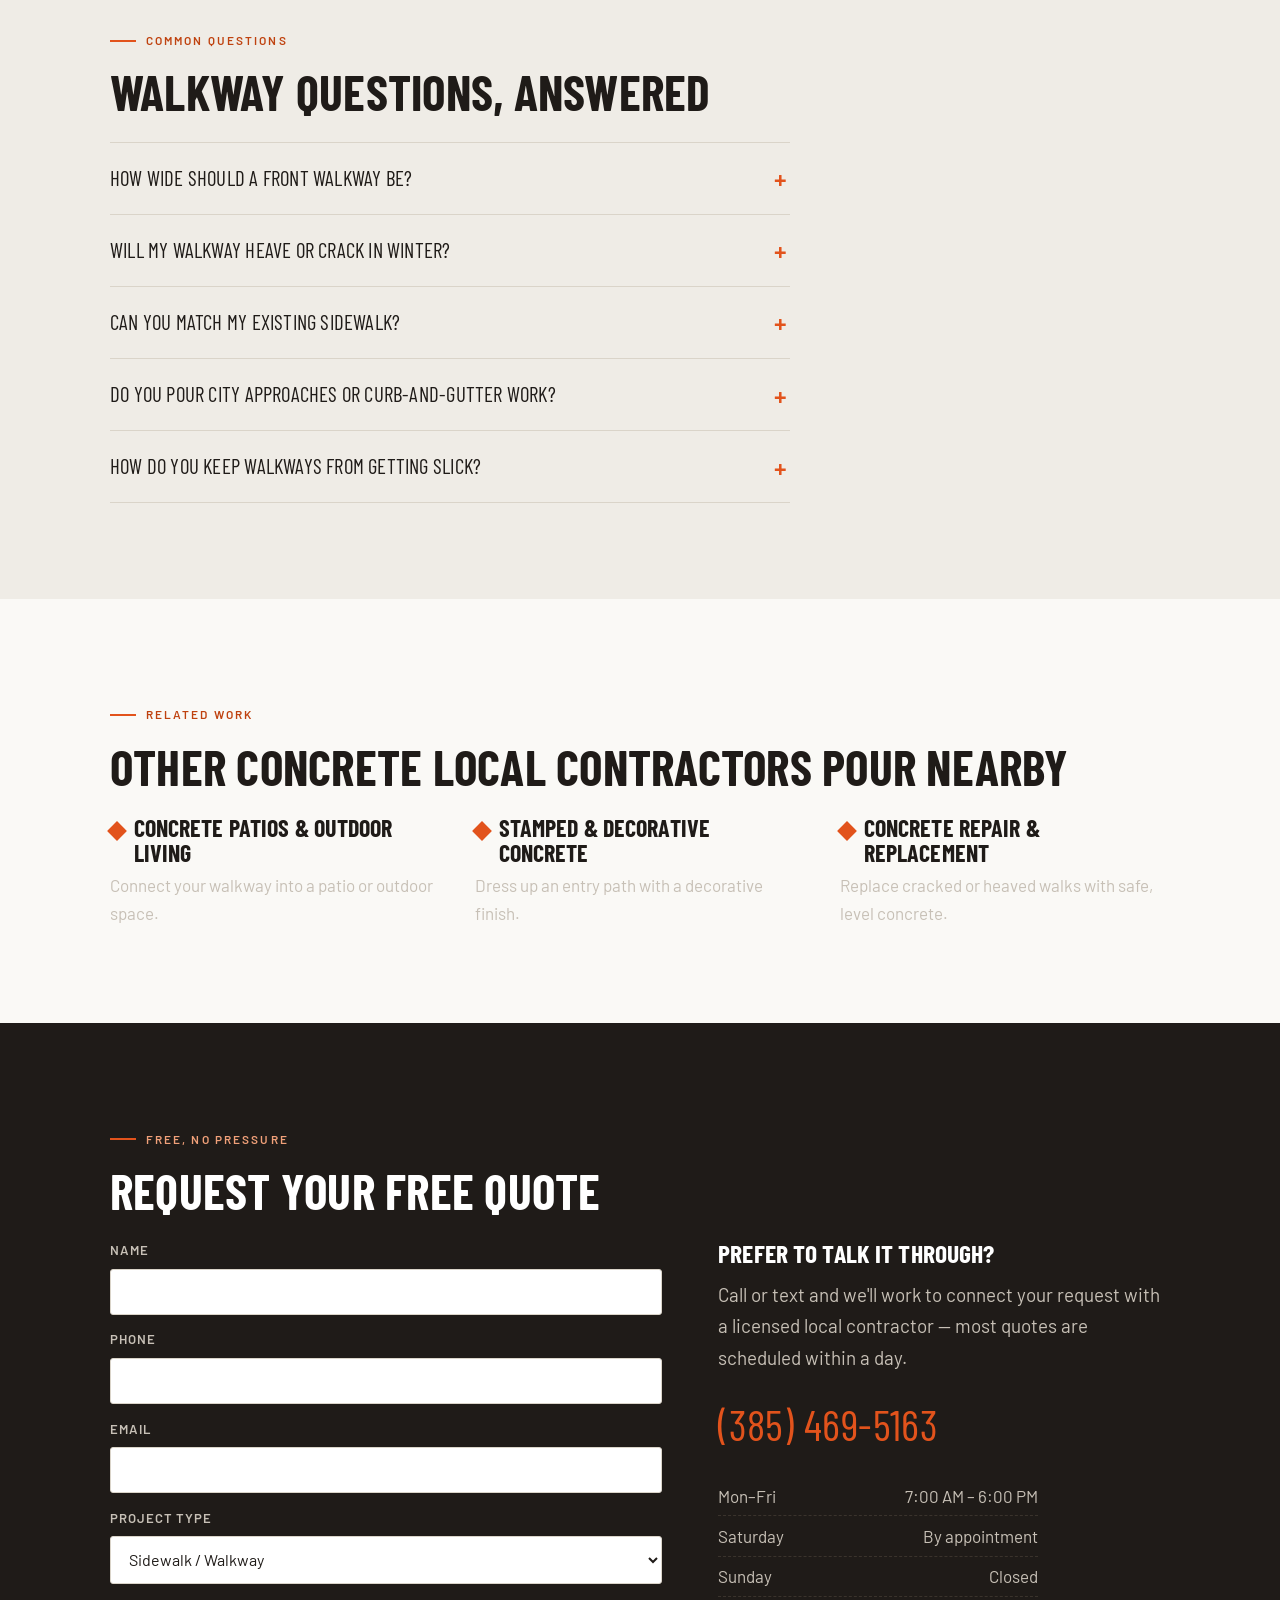
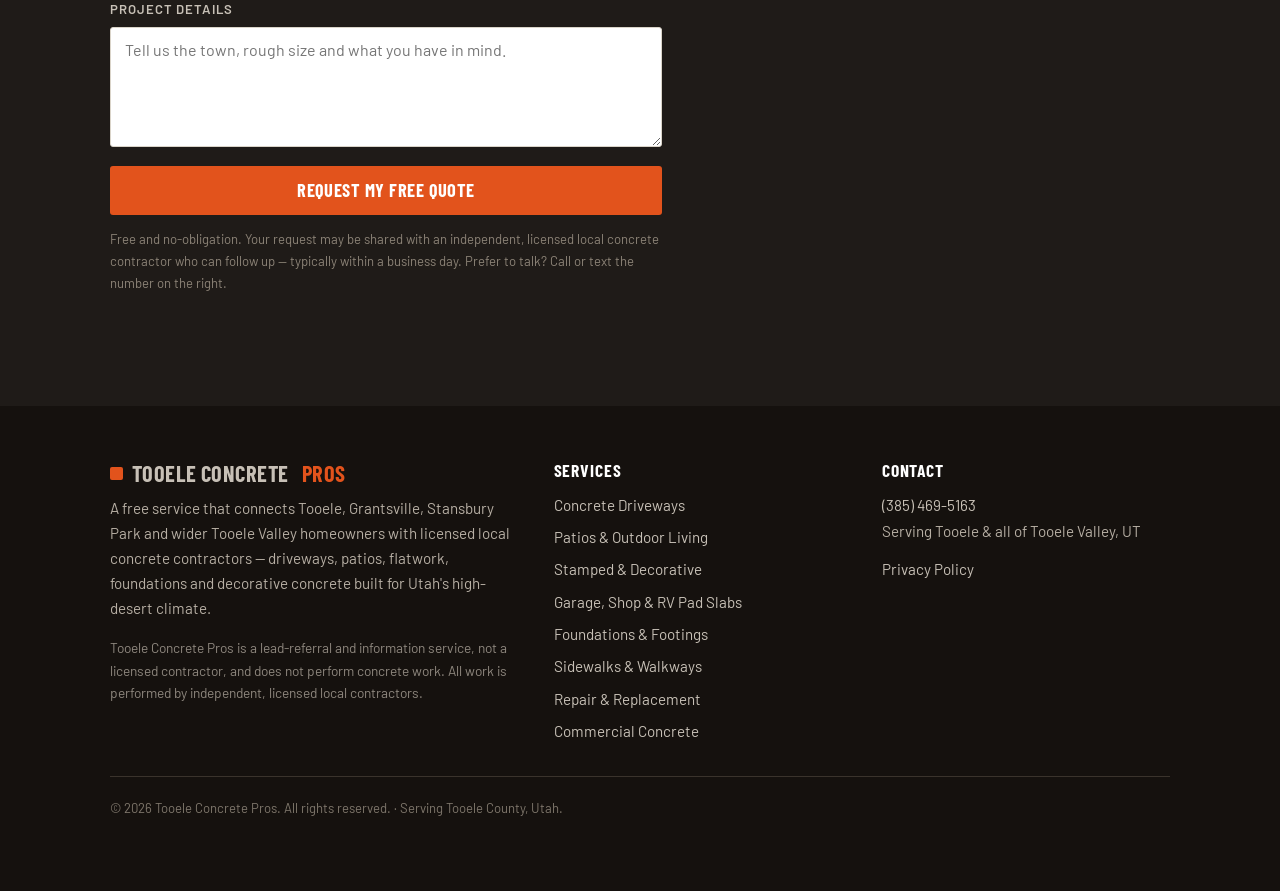
<file: sidewalks-tooele-ut.html>
<!DOCTYPE html>
<html lang="en">
<head>
<meta charset="UTF-8">
<meta name="viewport" content="width=device-width, initial-scale=1">
<title>Concrete Sidewalks in Tooele, UT | Tooele Concrete Pros</title>
<meta name="description" content="Concrete sidewalks, walkways and approaches in Tooele, Grantsville & Stansbury Park. Proper slope, drainage and winter safety. Free estimates.">
<link rel="canonical" href="https://www.tooeleconcretepros.com/sidewalks-tooele-ut.html">
<meta name="robots" content="index, follow">
<meta property="og:type" content="website">
<meta property="og:site_name" content="Tooele Concrete Pros">
<meta property="og:title" content="Concrete Sidewalks in Tooele, UT | Tooele Concrete Pros">
<meta property="og:description" content="Front walks, paths, approaches and step-downs poured with the right slope and joints for Tooele Valley winters. Free estimates.">
<meta property="og:url" content="https://www.tooeleconcretepros.com/sidewalks-tooele-ut.html">
<meta property="og:image" content="https://www.tooeleconcretepros.com/sidewalks.jpg">
<meta name="twitter:card" content="summary_large_image">
<meta name="twitter:title" content="Concrete Sidewalks in Tooele, UT | Tooele Concrete Pros">
<meta name="twitter:description" content="Front walks, paths, approaches and step-downs poured with the right slope and joints for Tooele Valley winters. Free estimates.">
<meta name="twitter:image" content="https://www.tooeleconcretepros.com/sidewalks.jpg">
<link rel="preconnect" href="https://fonts.googleapis.com">
<link rel="preconnect" href="https://fonts.gstatic.com" crossorigin>
<link href="https://fonts.googleapis.com/css2?family=Barlow:wght@400;500;600&family=Barlow+Condensed:wght@600;700&display=swap" rel="stylesheet">
<link rel="stylesheet" href="styles.css">
<!-- GOOGLE ANALYTICS 4 — REPLACE G-59WZX1PEV6 with THIS site's own Measurement ID (Tooele property, never Cache). -->
<script async src="https://www.googletagmanager.com/gtag/js?id=G-59WZX1PEV6"></script>
<script>
  window.dataLayer = window.dataLayer || [];
  function gtag(){dataLayer.push(arguments);}
  gtag('js', new Date());
  gtag('config', 'G-59WZX1PEV6');
</script>
<script type="application/ld+json">
{
  "@context": "https://schema.org",
  "@type": "Service",
  "serviceType": "Concrete Sidewalks &amp; Walkways",
  "name": "Concrete Sidewalks in Tooele, UT",
  "url": "https://www.tooeleconcretepros.com/sidewalks-tooele-ut.html",
  "areaServed": [
    {
      "@type": "City",
      "name": "Tooele, UT"
    },
    {
      "@type": "City",
      "name": "Grantsville, UT"
    },
    {
      "@type": "City",
      "name": "Stansbury Park, UT"
    },
    {
      "@type": "City",
      "name": "Erda, UT"
    },
    {
      "@type": "City",
      "name": "Lake Point, UT"
    },
    {
      "@type": "City",
      "name": "Stockton, UT"
    },
    {
      "@type": "City",
      "name": "Rush Valley, UT"
    },
    {
      "@type": "City",
      "name": "Vernon, UT"
    }
  ],
  "provider": {
    "@type": "Organization",
    "@id": "https://www.tooeleconcretepros.com/#business",
    "name": "Tooele Concrete Pros",
    "url": "https://www.tooeleconcretepros.com/",
    "telephone": "+1-385-469-5163",
    "image": "https://www.tooeleconcretepros.com/hero.jpg"
  },
  "description": "Concrete sidewalks, walkways and approaches in Tooele, Grantsville & Stansbury Park. Proper slope, drainage and winter safety. Free estimates."
}
</script>
<script type="application/ld+json">
{
  "@context": "https://schema.org",
  "@type": "BreadcrumbList",
  "itemListElement": [
    {
      "@type": "ListItem",
      "position": 1,
      "name": "Home",
      "item": "https://www.tooeleconcretepros.com/"
    },
    {
      "@type": "ListItem",
      "position": 2,
      "name": "Sidewalks &amp; Walkways",
      "item": "https://www.tooeleconcretepros.com/sidewalks-tooele-ut.html"
    }
  ]
}
</script>
<script type="application/ld+json">
{
  "@context": "https://schema.org",
  "@type": "FAQPage",
  "mainEntity": [
    {
      "@type": "Question",
      "name": "How wide should a front walkway be?",
      "acceptedAnswer": {
        "@type": "Answer",
        "text": "A comfortable front walk is usually wide enough for two people to pass or to carry things side by side. A contractor can recommend a width that suits your entry and traffic \u2014 generous enough to feel right without taking over the yard."
      }
    },
    {
      "@type": "Question",
      "name": "Will my walkway heave or crack in winter?",
      "acceptedAnswer": {
        "@type": "Answer",
        "text": "Properly built, it resists both. A compacted base, the right slope so water drains off, and control joints at correct spacing are what prevent the freeze-thaw heaving and random cracking you see in poorly poured walks. That prep is the difference."
      }
    },
    {
      "@type": "Question",
      "name": "Can you match my existing sidewalk?",
      "acceptedAnswer": {
        "@type": "Answer",
        "text": "A contractor can pour a new section and tie it into existing walks with a clean joint and matching width. Exactly matching the color and finish of older, weathered concrete isn't always possible, and a good contractor will be upfront about that before starting."
      }
    },
    {
      "@type": "Question",
      "name": "Do you pour city approaches or curb-and-gutter work?",
      "acceptedAnswer": {
        "@type": "Answer",
        "text": "Local contractors pour approaches and public-facing flatwork to the applicable standards. For work in the public right-of-way, permits and city specs may apply \u2014 the contractor will let you know what's involved and pour to the required spec."
      }
    },
    {
      "@type": "Question",
      "name": "How do you keep walkways from getting slick?",
      "acceptedAnswer": {
        "@type": "Answer",
        "text": "Local contractors use textured finishes like broom or exposed aggregate for grip, set proper drainage so water doesn't sit and freeze, and on any decorative or sealed sections can add a non-slip additive. Safety in our winters drives those choices."
      }
    }
  ]
}
</script>
</head>
<body>

<header class="site-header">
  <div class="wrap">
    <a class="brand" href="/"><span class="mark-dot"></span>Tooele Concrete<span>&nbsp;Pros</span></a>
    <nav class="nav" aria-label="Primary">
      <a href="/#services">Services</a>
      <a href="/#valley">Why Start Here</a>
      <a href="/#process">Process</a>
      <a href="/#area">Service Area</a>
      <a href="#quote">Estimate</a>
    </nav>
    <a class="header-call" href="tel:+13854695163" onclick="try{gtag('event','click_to_call',{source:'header'});}catch(e){}">Call (385) 469-5163</a>
  </div>
</header>

<nav class="svc-breadcrumb" aria-label="Breadcrumb">
  <div class="wrap">
    <a href="/">Home</a> <span>/</span> <span>Sidewalks &amp; Walkways</span>
  </div>
</nav>

<section class="svc-hero">
  <div class="wrap">
    <div class="svc-hero-grid">
      <div>
        <p class="eyebrow reveal">Sidewalks &amp; walkways</p>
        <h1 class="reveal">Concrete Sidewalks in Tooele, UT</h1>
        <p class="hero-sub reveal">Front walks, side paths, approaches and step-downs poured with the slope, joints and grip that keep them safe through every winter.</p>
        <div class="hero-cta reveal">
          <a class="btn btn-mark" href="tel:+13854695163" onclick="try{gtag('event','click_to_call',{source:'cta'});}catch(e){}">Call (385) 469-5163</a>
          <a class="btn btn-ghost" href="#quote">Free quote</a>
        </div>
      </div>
      <img class="svc-hero-img reveal" src="sidewalks.jpg" alt="A concrete sidewalk and walkway in a Tooele neighborhood" width="800" height="600" fetchpriority="high">
    </div>
  </div>
</section>

<section class="section">
  <div class="wrap measure">
    <p class="lead reveal">Walkways do quiet, constant work: they guide people to your door, connect the parts of a property, and take daily foot traffic in every kind of weather. Because they're often the first concrete a visitor walks on, they're also a big part of a home's first impression.</p>
    <p class="reveal">Local contractors pour walks, paths and approaches that look clean, drain properly and stay safe underfoot through Tooele Valley snow and ice.</p>
  </div>
</section>

<section class="section">
  <div class="wrap measure">
    <h2 class="reveal">Walks, paths and approaches</h2>
    <p class="reveal">From a straight front walk to a winding garden path or an approach connecting the driveway to the door, local contractors pour walkways to the width, shape and route that suit your property. Curves, step-downs and landings are all part of the work, tied together so the whole route flows and sits level.</p>
  </div>
</section>
<section class="section band-light">
  <div class="wrap measure">
    <h2 class="reveal">Slope, drainage and winter safety</h2>
    <p class="reveal">A flat walkway that holds water becomes an ice hazard the first cold night. The contractor sets a slight slope so water and snowmelt run off instead of pooling, place joints to control cracking, and choose a finish with enough texture to stay grippy when wet. In a climate with this much freeze-thaw, those details are what keep a walkway safe and sound.</p>
  </div>
</section>
<section class="section">
  <div class="wrap measure">
    <h2 class="reveal">ADA and code for public-facing walks</h2>
    <p class="reveal">For walks that serve businesses or public access, width, slope and cross-slope have to meet accessibility standards. Local contractors pour public-facing walkways and approaches to the applicable code and ADA requirements so they're compliant as well as durable.</p>
  </div>
</section>
<section class="section band-light">
  <div class="wrap measure">
    <h2 class="reveal">Finishes and joints</h2>
    <p class="reveal">Most walkways get a broom finish for traction, but decorative borders, exposed aggregate or a stamped accent can dress up an entry path. Control joints are placed at proper intervals to keep cracking tight and straight, so the joints read as part of the design rather than as damage.</p>
  </div>
</section>
<section class="section">
  <div class="wrap measure">
    <h2 class="reveal">What walkways cost</h2>
    <p class="reveal">Walkways are usually priced by the square foot like other flatwork, with the total driven by length, width, finish and any tear-out or grading. Shorter, simple paths are an affordable upgrade; longer or decorative runs cost more. The contractor gives you a free written quote after seeing the route and the site.</p>
  </div>
</section>

<section class="section band-light" id="faq">
  <div class="wrap">
    <p class="eyebrow reveal">Common questions</p>
    <h2 class="reveal">Walkway questions, answered</h2>
    <div class="faq measure reveal">
      <details>
        <summary>How wide should a front walkway be?</summary>
        <div class="a"><p>A comfortable front walk is usually wide enough for two people to pass or to carry things side by side. A contractor can recommend a width that suits your entry and traffic — generous enough to feel right without taking over the yard.</p></div>
      </details>
      <details>
        <summary>Will my walkway heave or crack in winter?</summary>
        <div class="a"><p>Properly built, it resists both. A compacted base, the right slope so water drains off, and control joints at correct spacing are what prevent the freeze-thaw heaving and random cracking you see in poorly poured walks. That prep is the difference.</p></div>
      </details>
      <details>
        <summary>Can you match my existing sidewalk?</summary>
        <div class="a"><p>A contractor can pour a new section and tie it into existing walks with a clean joint and matching width. Exactly matching the color and finish of older, weathered concrete isn't always possible, and a good contractor will be upfront about that before starting.</p></div>
      </details>
      <details>
        <summary>Do you pour city approaches or curb-and-gutter work?</summary>
        <div class="a"><p>Local contractors pour approaches and public-facing flatwork to the applicable standards. For work in the public right-of-way, permits and city specs may apply — the contractor will let you know what's involved and pour to the required spec.</p></div>
      </details>
      <details>
        <summary>How do you keep walkways from getting slick?</summary>
        <div class="a"><p>Local contractors use textured finishes like broom or exposed aggregate for grip, set proper drainage so water doesn't sit and freeze, and on any decorative or sealed sections can add a non-slip additive. Safety in our winters drives those choices.</p></div>
      </details>
    </div>
  </div>
</section>

<section class="section">
  <div class="wrap">
    <p class="eyebrow reveal">Related work</p>
    <h2 class="reveal">Other concrete local contractors pour nearby</h2>
    <div class="cols three" style="margin-top:1.5rem">
        <div class="value reveal"><h3><a href="patios-tooele-ut.html" style="color:inherit">Concrete Patios &amp; Outdoor Living</a></h3><p>Connect your walkway into a patio or outdoor space.</p></div>
        <div class="value reveal"><h3><a href="stamped-concrete-tooele-ut.html" style="color:inherit">Stamped &amp; Decorative Concrete</a></h3><p>Dress up an entry path with a decorative finish.</p></div>
        <div class="value reveal"><h3><a href="concrete-repair-tooele-ut.html" style="color:inherit">Concrete Repair &amp; Replacement</a></h3><p>Replace cracked or heaved walks with safe, level concrete.</p></div>
    </div>
  </div>
</section>

<section class="section band-dark on-dark" id="quote">
  <div class="wrap">
    <p class="eyebrow reveal">Free, no pressure</p>
    <h2 class="reveal">Request your free quote</h2>
    <div class="quote-grid">
      <form class="lead-form reveal" action="https://formspree.io/f/xvzjgpga" method="POST" onsubmit="try{gtag('event','generate_lead',{form:'quote_request'});}catch(e){}">
        <label for="name">Name</label>
        <input id="name" type="text" name="name" autocomplete="name" required>
        <label for="phone">Phone</label>
        <input id="phone" type="tel" name="phone" autocomplete="tel" required>
        <label for="email">Email</label>
        <input id="email" type="email" name="email" autocomplete="email">
        <label for="project">Project type</label>
        <select id="project" name="project">
          <option>Driveway</option>
          <option>Patio / Outdoor living</option>
          <option>Stamped / Decorative</option>
          <option>Garage / Shop / RV pad slab</option>
          <option>Foundation / Footings</option>
          <option selected>Sidewalk / Walkway</option>
          <option>Repair / Replacement</option>
          <option>Commercial</option>
        </select>
        <label for="message">Project details</label>
        <textarea id="message" name="message" placeholder="Tell us the town, rough size and what you have in mind."></textarea>
        <input type="hidden" name="_subject" value="New estimate request — Tooele Concrete Pros">
        <button class="btn btn-mark" type="submit">Request my free quote</button>
        <p class="form-note">Free and no-obligation. Your request may be shared with an independent, licensed local concrete contractor who can follow up — typically within a business day. Prefer to talk? Call or text the number on the right.</p>
      </form>
      <div class="contact-card reveal">
        <h3>Prefer to talk it through?</h3>
        <p class="lead">Call or text and we'll work to connect your request with a licensed local contractor &mdash; most quotes are scheduled within a day.</p>
        <a class="big-call" href="tel:+13854695163" onclick="try{gtag('event','click_to_call',{source:'contact_card'});}catch(e){}">(385) 469-5163</a>
        <ul class="hours">
          <li><span>Mon&ndash;Fri</span><span>7:00 AM &ndash; 6:00 PM</span></li>
          <li><span>Saturday</span><span>By appointment</span></li>
          <li><span>Sunday</span><span>Closed</span></li>
        </ul>
      </div>
    </div>
  </div>
</section>

<footer class="site-footer">
  <div class="wrap">
    <div class="foot-grid">
      <div class="foot-brand">
        <a class="brand" href="/"><span class="mark-dot"></span>Tooele Concrete<span>&nbsp;Pros</span></a>
        <p>A free service that connects Tooele, Grantsville, Stansbury Park and wider Tooele Valley homeowners with licensed local concrete contractors &mdash; driveways, patios, flatwork, foundations and decorative concrete built for Utah's high-desert climate.</p>
        <p style="font-size:.9em;opacity:.75">Tooele Concrete Pros is a lead-referral and information service, not a licensed contractor, and does not perform concrete work. All work is performed by independent, licensed local contractors.</p>
      </div>
      <div>
        <h4>Services</h4>
        <ul class="foot-links">
          <li><a href="driveways-tooele-ut.html">Concrete Driveways</a></li>
          <li><a href="patios-tooele-ut.html">Patios &amp; Outdoor Living</a></li>
          <li><a href="stamped-concrete-tooele-ut.html">Stamped &amp; Decorative</a></li>
          <li><a href="concrete-slabs-tooele-ut.html">Garage, Shop &amp; RV Pad Slabs</a></li>
          <li><a href="foundations-tooele-ut.html">Foundations &amp; Footings</a></li>
          <li><a href="sidewalks-tooele-ut.html">Sidewalks &amp; Walkways</a></li>
          <li><a href="concrete-repair-tooele-ut.html">Repair &amp; Replacement</a></li>
          <li><a href="commercial-concrete-tooele-ut.html">Commercial Concrete</a></li>
        </ul>
      </div>
      <div>
        <h4>Contact</h4>
        <address class="foot-nap">
          <a href="tel:+13854695163">(385) 469-5163</a><br>
          Serving Tooele &amp; all of Tooele Valley, UT
        </address>
        <p style="margin-top:.75rem"><a href="privacy-policy.html">Privacy Policy</a></p>
      </div>
    </div>
    <p class="foot-legal">&copy; <span id="yr">2026</span> Tooele Concrete Pros. All rights reserved. &middot; Serving Tooele County, Utah.</p>
  </div>
</footer>

<div class="callbar">
  <a class="cb-call" href="tel:+13854695163" onclick="try{gtag('event','click_to_call',{source:'callbar'});}catch(e){}">&#9742; Call now</a>
  <a class="cb-form" href="#quote">Free quote</a>
</div>

<script>
  document.getElementById('yr').textContent = new Date().getFullYear();
  (function(){
    var els = document.querySelectorAll('.reveal');
    if (!('IntersectionObserver' in window) || matchMedia('(prefers-reduced-motion: reduce)').matches){
      els.forEach(function(e){ e.classList.add('in'); }); return;
    }
    var io = new IntersectionObserver(function(entries){
      entries.forEach(function(en){ if(en.isIntersecting){ en.target.classList.add('in'); io.unobserve(en.target); } });
    }, { threshold: 0.12 });
    els.forEach(function(e){ io.observe(e); });
  })();
</script>
</body>
</html>
</file>
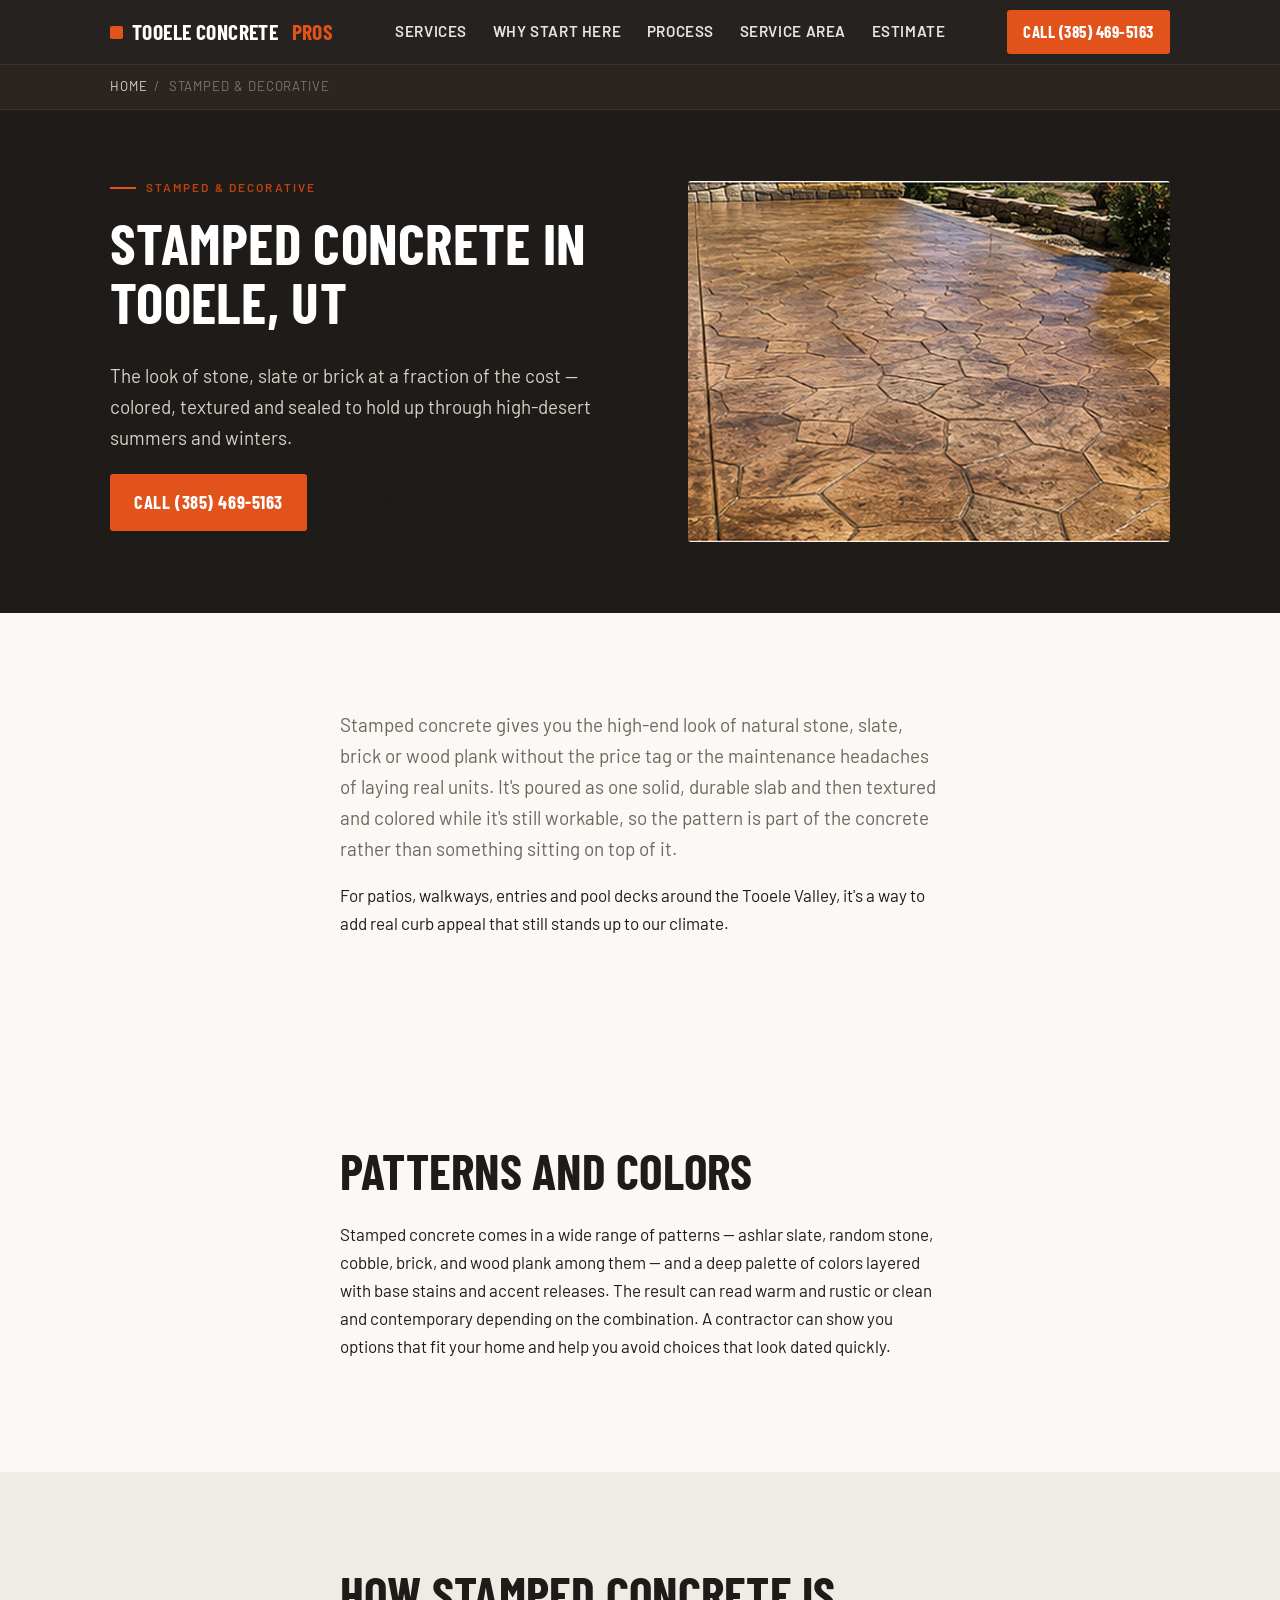
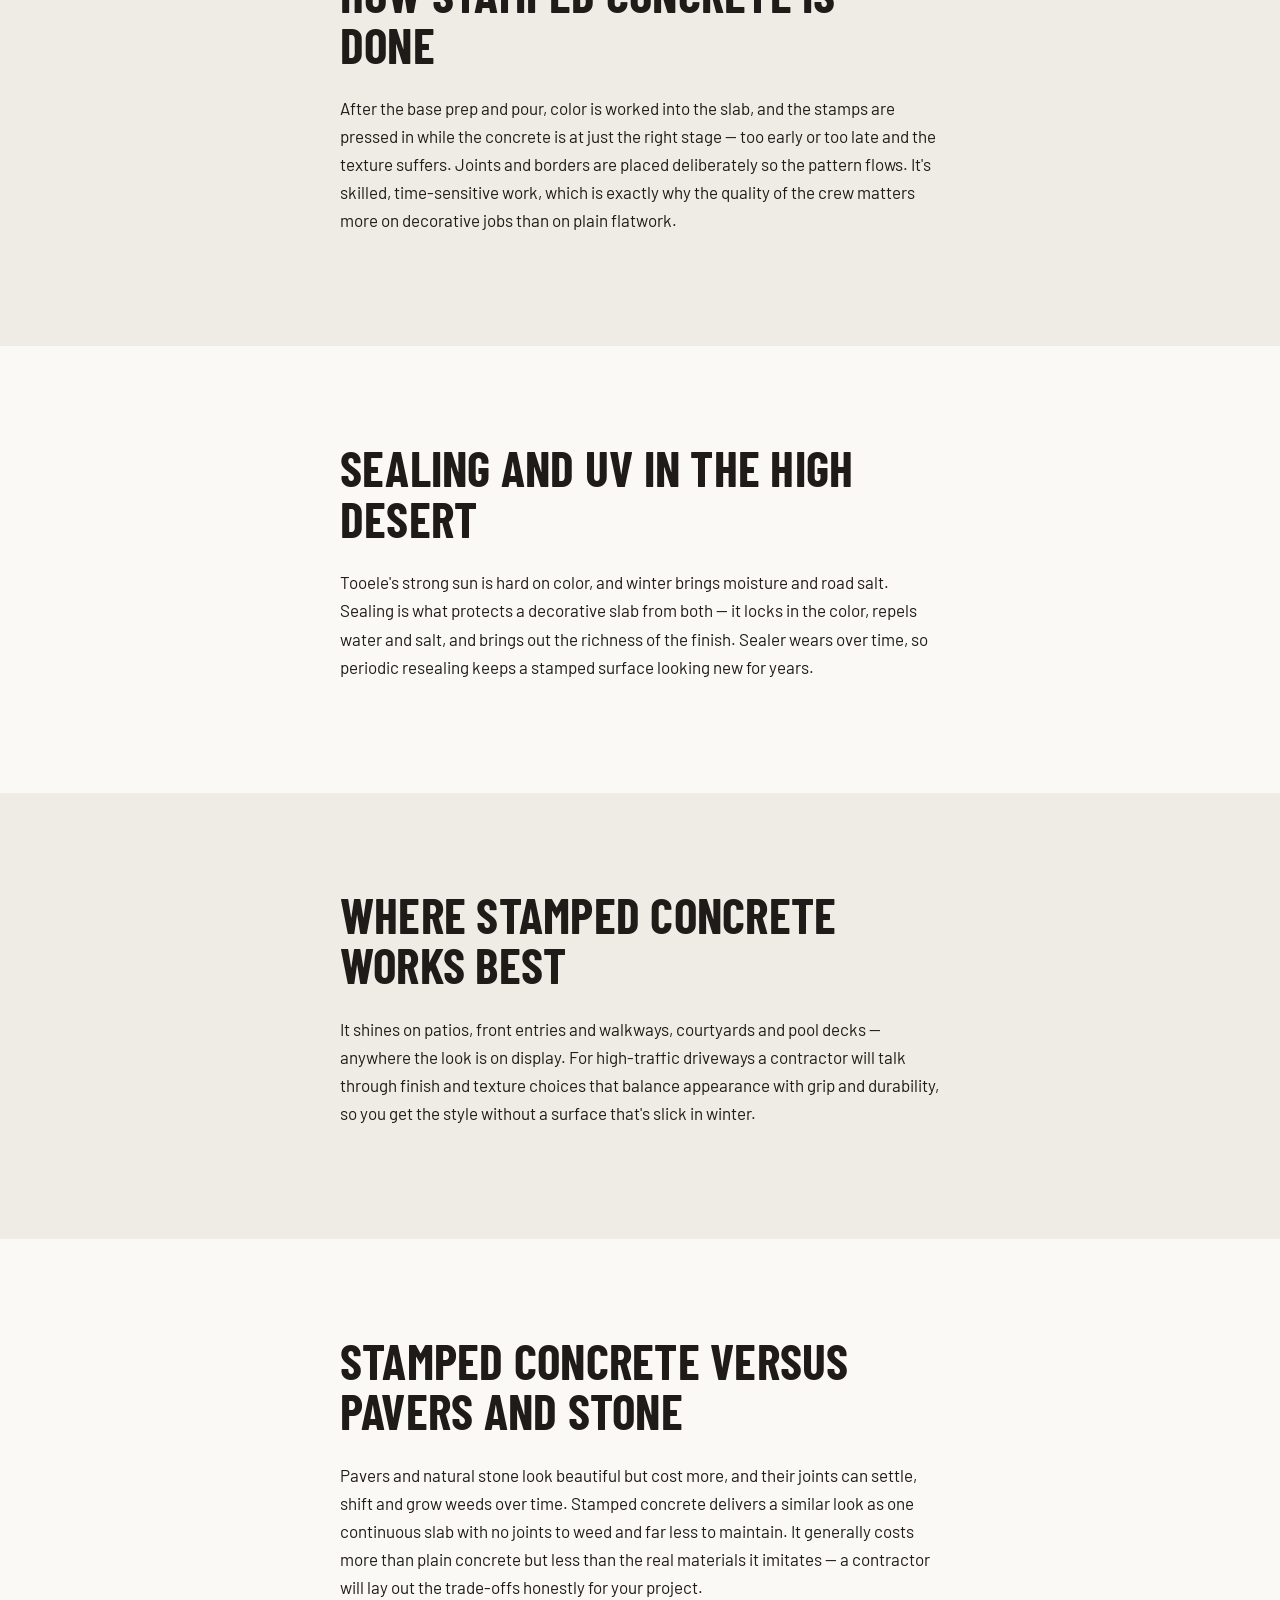
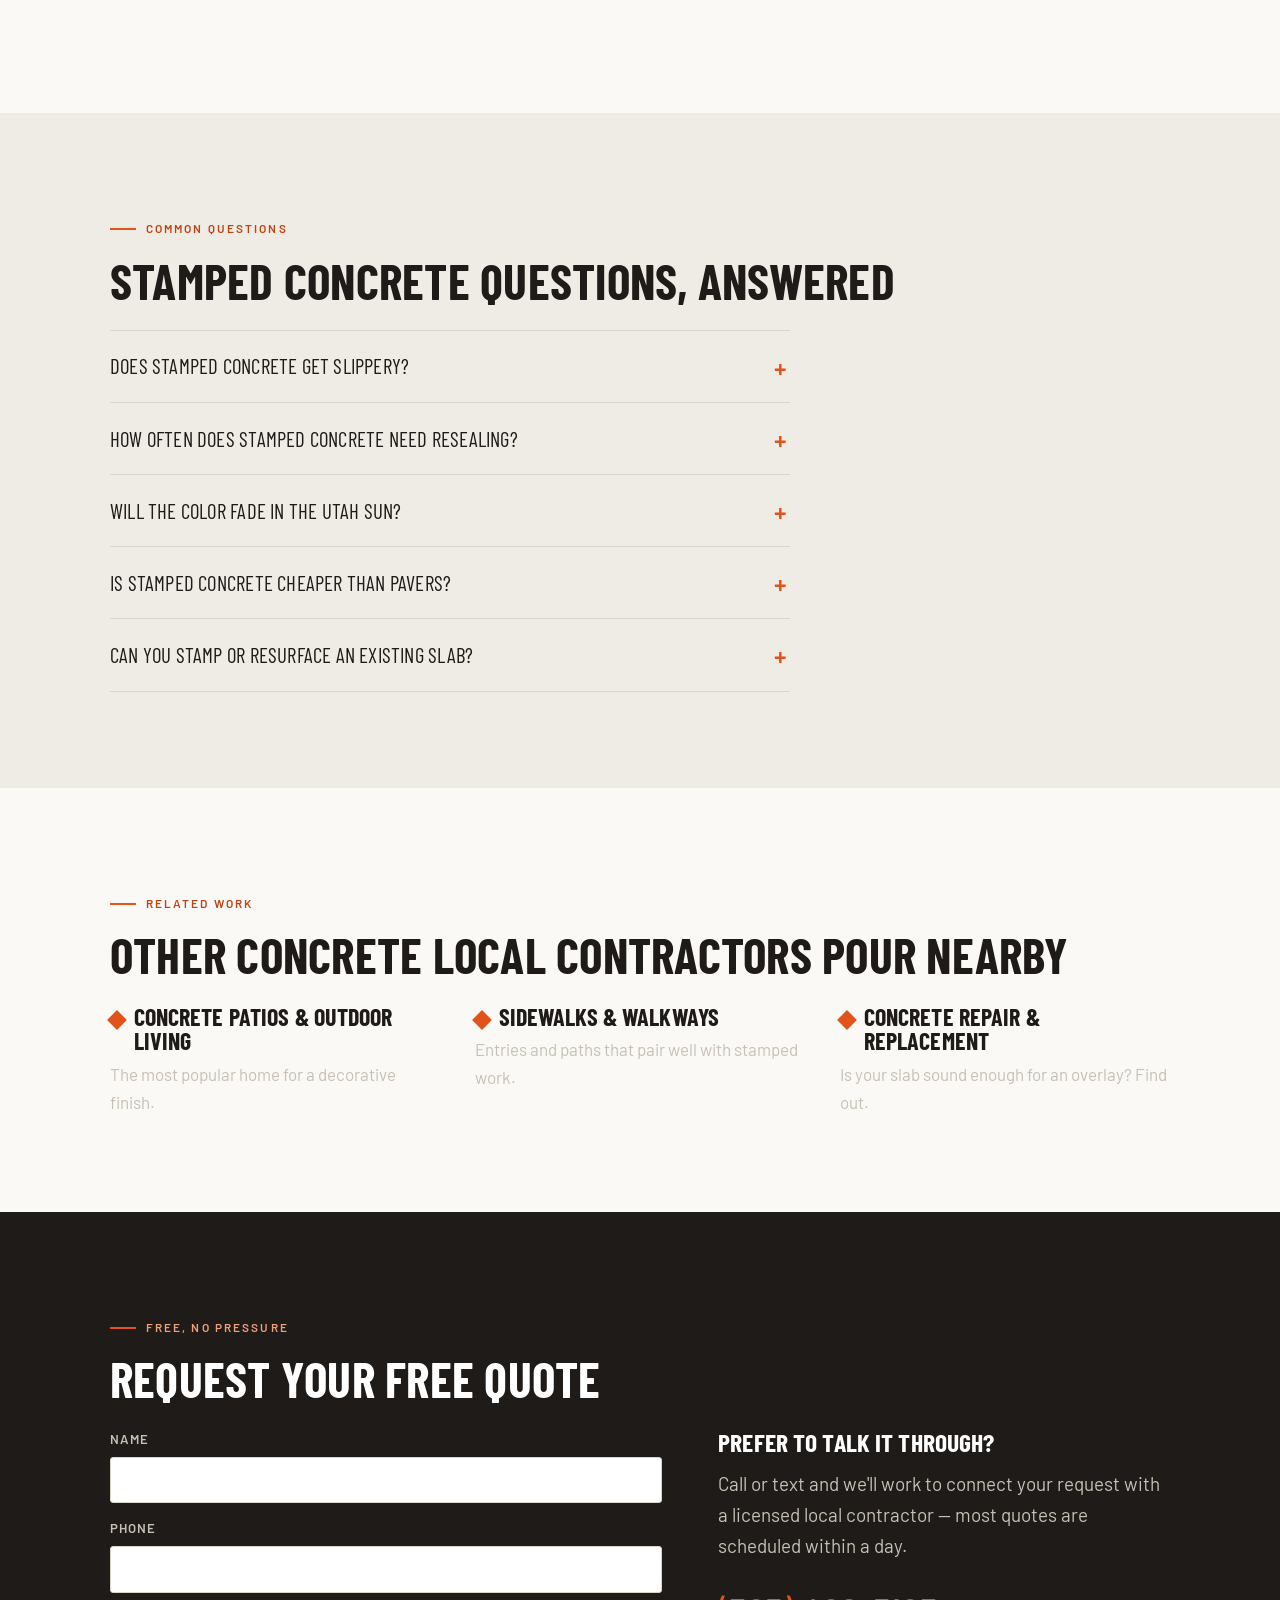
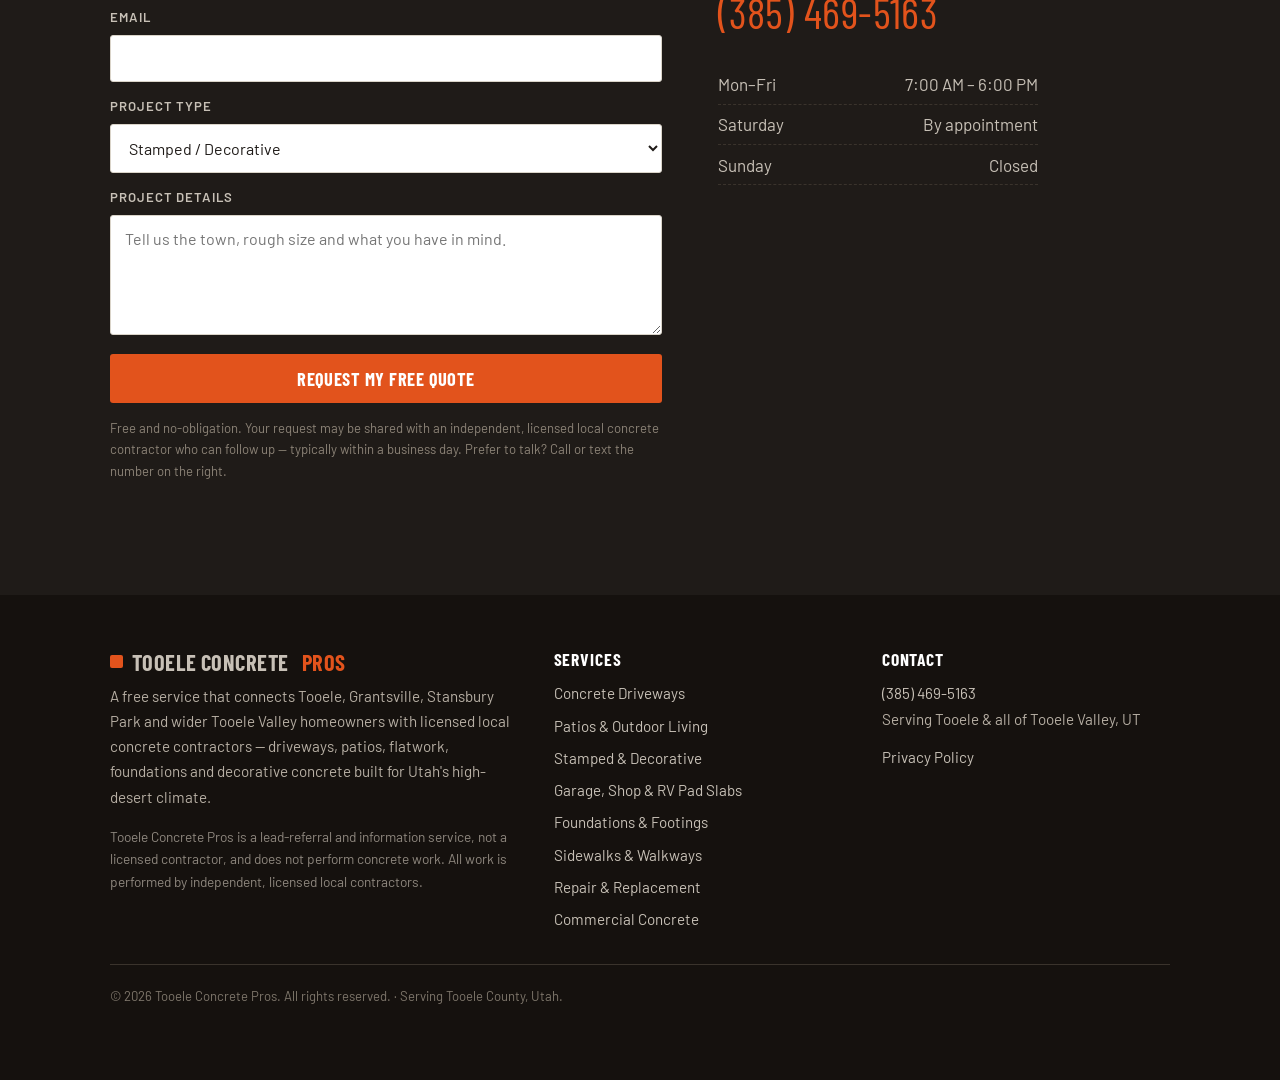
<file: stamped-concrete-tooele-ut.html>
<!DOCTYPE html>
<html lang="en">
<head>
<meta charset="UTF-8">
<meta name="viewport" content="width=device-width, initial-scale=1">
<title>Stamped Concrete in Tooele, UT | Tooele Concrete Pros</title>
<meta name="description" content="Stamped, stained and colored decorative concrete in Tooele, Grantsville & Stansbury Park. Stone and brick looks, sealed for Utah sun. Free estimates.">
<link rel="canonical" href="https://www.tooeleconcretepros.com/stamped-concrete-tooele-ut.html">
<meta name="robots" content="index, follow">
<meta property="og:type" content="website">
<meta property="og:site_name" content="Tooele Concrete Pros">
<meta property="og:title" content="Stamped Concrete in Tooele, UT | Tooele Concrete Pros">
<meta property="og:description" content="Stamped, colored and stained concrete that mimics stone, slate and brick across the Tooele Valley — sealed for high-desert UV. Free estimates.">
<meta property="og:url" content="https://www.tooeleconcretepros.com/stamped-concrete-tooele-ut.html">
<meta property="og:image" content="https://www.tooeleconcretepros.com/stamped.jpg">
<meta name="twitter:card" content="summary_large_image">
<meta name="twitter:title" content="Stamped Concrete in Tooele, UT | Tooele Concrete Pros">
<meta name="twitter:description" content="Stamped, colored and stained concrete that mimics stone, slate and brick across the Tooele Valley — sealed for high-desert UV. Free estimates.">
<meta name="twitter:image" content="https://www.tooeleconcretepros.com/stamped.jpg">
<link rel="preconnect" href="https://fonts.googleapis.com">
<link rel="preconnect" href="https://fonts.gstatic.com" crossorigin>
<link href="https://fonts.googleapis.com/css2?family=Barlow:wght@400;500;600&family=Barlow+Condensed:wght@600;700&display=swap" rel="stylesheet">
<link rel="stylesheet" href="styles.css">
<!-- GOOGLE ANALYTICS 4 — REPLACE G-59WZX1PEV6 with THIS site's own Measurement ID (Tooele property, never Cache). -->
<script async src="https://www.googletagmanager.com/gtag/js?id=G-59WZX1PEV6"></script>
<script>
  window.dataLayer = window.dataLayer || [];
  function gtag(){dataLayer.push(arguments);}
  gtag('js', new Date());
  gtag('config', 'G-59WZX1PEV6');
</script>
<script type="application/ld+json">
{
  "@context": "https://schema.org",
  "@type": "Service",
  "serviceType": "Stamped &amp; Decorative Concrete",
  "name": "Stamped Concrete in Tooele, UT",
  "url": "https://www.tooeleconcretepros.com/stamped-concrete-tooele-ut.html",
  "areaServed": [
    {
      "@type": "City",
      "name": "Tooele, UT"
    },
    {
      "@type": "City",
      "name": "Grantsville, UT"
    },
    {
      "@type": "City",
      "name": "Stansbury Park, UT"
    },
    {
      "@type": "City",
      "name": "Erda, UT"
    },
    {
      "@type": "City",
      "name": "Lake Point, UT"
    },
    {
      "@type": "City",
      "name": "Stockton, UT"
    },
    {
      "@type": "City",
      "name": "Rush Valley, UT"
    },
    {
      "@type": "City",
      "name": "Vernon, UT"
    }
  ],
  "provider": {
    "@type": "Organization",
    "@id": "https://www.tooeleconcretepros.com/#business",
    "name": "Tooele Concrete Pros",
    "url": "https://www.tooeleconcretepros.com/",
    "telephone": "+1-385-469-5163",
    "image": "https://www.tooeleconcretepros.com/hero.jpg"
  },
  "description": "Stamped, stained and colored decorative concrete in Tooele, Grantsville & Stansbury Park. Stone and brick looks, sealed for Utah sun. Free estimates."
}
</script>
<script type="application/ld+json">
{
  "@context": "https://schema.org",
  "@type": "BreadcrumbList",
  "itemListElement": [
    {
      "@type": "ListItem",
      "position": 1,
      "name": "Home",
      "item": "https://www.tooeleconcretepros.com/"
    },
    {
      "@type": "ListItem",
      "position": 2,
      "name": "Stamped &amp; Decorative",
      "item": "https://www.tooeleconcretepros.com/stamped-concrete-tooele-ut.html"
    }
  ]
}
</script>
<script type="application/ld+json">
{
  "@context": "https://schema.org",
  "@type": "FAQPage",
  "mainEntity": [
    {
      "@type": "Question",
      "name": "Does stamped concrete get slippery?",
      "acceptedAnswer": {
        "@type": "Answer",
        "text": "It can be smoother than a broom finish, so for areas that get wet \u2014 pool decks, entries \u2014 we add a non-slip additive to the sealer and choose textures with grip. Tell us where it's going and the contractor can finish it to be safe underfoot in our wet and icy months."
      }
    },
    {
      "@type": "Question",
      "name": "How often does stamped concrete need resealing?",
      "acceptedAnswer": {
        "@type": "Answer",
        "text": "Roughly every couple of years is a good rule of thumb here, though it depends on sun exposure and traffic. Resealing is straightforward, refreshes the color and keeps water and salt out. The contractor will explain the upkeep so there are no surprises."
      }
    },
    {
      "@type": "Question",
      "name": "Will the color fade in the Utah sun?",
      "acceptedAnswer": {
        "@type": "Answer",
        "text": "Quality color hardeners and stains are made to resist UV, and a good sealer protects them further. Some mellowing over many years is normal with any colored surface, but proper sealing keeps fading slow and the finish looking rich far longer."
      }
    },
    {
      "@type": "Question",
      "name": "Is stamped concrete cheaper than pavers?",
      "acceptedAnswer": {
        "@type": "Answer",
        "text": "Usually, yes. You're paying for one poured slab and the decorative work rather than the cost of individual stone or paver units and the labor to lay them. It costs more than plain concrete but typically lands below natural stone, with less long-term maintenance."
      }
    },
    {
      "@type": "Question",
      "name": "Can you stamp or resurface an existing slab?",
      "acceptedAnswer": {
        "@type": "Answer",
        "text": "In many cases a sound existing slab can be resurfaced with a stamped overlay to change its look without a full tear-out. The slab has to be in good structural shape first \u2014 if it's cracked or heaved, the contractor will tell you whether an overlay makes sense or whether replacement is the smarter move."
      }
    }
  ]
}
</script>
</head>
<body>

<header class="site-header">
  <div class="wrap">
    <a class="brand" href="/"><span class="mark-dot"></span>Tooele Concrete<span>&nbsp;Pros</span></a>
    <nav class="nav" aria-label="Primary">
      <a href="/#services">Services</a>
      <a href="/#valley">Why Start Here</a>
      <a href="/#process">Process</a>
      <a href="/#area">Service Area</a>
      <a href="#quote">Estimate</a>
    </nav>
    <a class="header-call" href="tel:+13854695163" onclick="try{gtag('event','click_to_call',{source:'header'});}catch(e){}">Call (385) 469-5163</a>
  </div>
</header>

<nav class="svc-breadcrumb" aria-label="Breadcrumb">
  <div class="wrap">
    <a href="/">Home</a> <span>/</span> <span>Stamped &amp; Decorative</span>
  </div>
</nav>

<section class="svc-hero">
  <div class="wrap">
    <div class="svc-hero-grid">
      <div>
        <p class="eyebrow reveal">Stamped &amp; decorative</p>
        <h1 class="reveal">Stamped Concrete in Tooele, UT</h1>
        <p class="hero-sub reveal">The look of stone, slate or brick at a fraction of the cost — colored, textured and sealed to hold up through high-desert summers and winters.</p>
        <div class="hero-cta reveal">
          <a class="btn btn-mark" href="tel:+13854695163" onclick="try{gtag('event','click_to_call',{source:'cta'});}catch(e){}">Call (385) 469-5163</a>
          <a class="btn btn-ghost" href="#quote">Free quote</a>
        </div>
      </div>
      <img class="svc-hero-img reveal" src="stamped.jpg" alt="Stamped decorative concrete with a stone pattern in Tooele, Utah" width="800" height="600" fetchpriority="high">
    </div>
  </div>
</section>

<section class="section">
  <div class="wrap measure">
    <p class="lead reveal">Stamped concrete gives you the high-end look of natural stone, slate, brick or wood plank without the price tag or the maintenance headaches of laying real units. It's poured as one solid, durable slab and then textured and colored while it's still workable, so the pattern is part of the concrete rather than something sitting on top of it.</p>
    <p class="reveal">For patios, walkways, entries and pool decks around the Tooele Valley, it's a way to add real curb appeal that still stands up to our climate.</p>
  </div>
</section>

<section class="section">
  <div class="wrap measure">
    <h2 class="reveal">Patterns and colors</h2>
    <p class="reveal">Stamped concrete comes in a wide range of patterns — ashlar slate, random stone, cobble, brick, and wood plank among them — and a deep palette of colors layered with base stains and accent releases. The result can read warm and rustic or clean and contemporary depending on the combination. A contractor can show you options that fit your home and help you avoid choices that look dated quickly.</p>
  </div>
</section>
<section class="section band-light">
  <div class="wrap measure">
    <h2 class="reveal">How stamped concrete is done</h2>
    <p class="reveal">After the base prep and pour, color is worked into the slab, and the stamps are pressed in while the concrete is at just the right stage — too early or too late and the texture suffers. Joints and borders are placed deliberately so the pattern flows. It's skilled, time-sensitive work, which is exactly why the quality of the crew matters more on decorative jobs than on plain flatwork.</p>
  </div>
</section>
<section class="section">
  <div class="wrap measure">
    <h2 class="reveal">Sealing and UV in the high desert</h2>
    <p class="reveal">Tooele's strong sun is hard on color, and winter brings moisture and road salt. Sealing is what protects a decorative slab from both — it locks in the color, repels water and salt, and brings out the richness of the finish. Sealer wears over time, so periodic resealing keeps a stamped surface looking new for years.</p>
  </div>
</section>
<section class="section band-light">
  <div class="wrap measure">
    <h2 class="reveal">Where stamped concrete works best</h2>
    <p class="reveal">It shines on patios, front entries and walkways, courtyards and pool decks — anywhere the look is on display. For high-traffic driveways a contractor will talk through finish and texture choices that balance appearance with grip and durability, so you get the style without a surface that's slick in winter.</p>
  </div>
</section>
<section class="section">
  <div class="wrap measure">
    <h2 class="reveal">Stamped concrete versus pavers and stone</h2>
    <p class="reveal">Pavers and natural stone look beautiful but cost more, and their joints can settle, shift and grow weeds over time. Stamped concrete delivers a similar look as one continuous slab with no joints to weed and far less to maintain. It generally costs more than plain concrete but less than the real materials it imitates — a contractor will lay out the trade-offs honestly for your project.</p>
  </div>
</section>

<section class="section band-light" id="faq">
  <div class="wrap">
    <p class="eyebrow reveal">Common questions</p>
    <h2 class="reveal">Stamped concrete questions, answered</h2>
    <div class="faq measure reveal">
      <details>
        <summary>Does stamped concrete get slippery?</summary>
        <div class="a"><p>It can be smoother than a broom finish, so for areas that get wet — pool decks, entries — we add a non-slip additive to the sealer and choose textures with grip. Tell us where it's going and the contractor can finish it to be safe underfoot in our wet and icy months.</p></div>
      </details>
      <details>
        <summary>How often does stamped concrete need resealing?</summary>
        <div class="a"><p>Roughly every couple of years is a good rule of thumb here, though it depends on sun exposure and traffic. Resealing is straightforward, refreshes the color and keeps water and salt out. The contractor will explain the upkeep so there are no surprises.</p></div>
      </details>
      <details>
        <summary>Will the color fade in the Utah sun?</summary>
        <div class="a"><p>Quality color hardeners and stains are made to resist UV, and a good sealer protects them further. Some mellowing over many years is normal with any colored surface, but proper sealing keeps fading slow and the finish looking rich far longer.</p></div>
      </details>
      <details>
        <summary>Is stamped concrete cheaper than pavers?</summary>
        <div class="a"><p>Usually, yes. You're paying for one poured slab and the decorative work rather than the cost of individual stone or paver units and the labor to lay them. It costs more than plain concrete but typically lands below natural stone, with less long-term maintenance.</p></div>
      </details>
      <details>
        <summary>Can you stamp or resurface an existing slab?</summary>
        <div class="a"><p>In many cases a sound existing slab can be resurfaced with a stamped overlay to change its look without a full tear-out. The slab has to be in good structural shape first — if it's cracked or heaved, the contractor will tell you whether an overlay makes sense or whether replacement is the smarter move.</p></div>
      </details>
    </div>
  </div>
</section>

<section class="section">
  <div class="wrap">
    <p class="eyebrow reveal">Related work</p>
    <h2 class="reveal">Other concrete local contractors pour nearby</h2>
    <div class="cols three" style="margin-top:1.5rem">
        <div class="value reveal"><h3><a href="patios-tooele-ut.html" style="color:inherit">Concrete Patios &amp; Outdoor Living</a></h3><p>The most popular home for a decorative finish.</p></div>
        <div class="value reveal"><h3><a href="sidewalks-tooele-ut.html" style="color:inherit">Sidewalks &amp; Walkways</a></h3><p>Entries and paths that pair well with stamped work.</p></div>
        <div class="value reveal"><h3><a href="concrete-repair-tooele-ut.html" style="color:inherit">Concrete Repair &amp; Replacement</a></h3><p>Is your slab sound enough for an overlay? Find out.</p></div>
    </div>
  </div>
</section>

<section class="section band-dark on-dark" id="quote">
  <div class="wrap">
    <p class="eyebrow reveal">Free, no pressure</p>
    <h2 class="reveal">Request your free quote</h2>
    <div class="quote-grid">
      <form class="lead-form reveal" action="https://formspree.io/f/xvzjgpga" method="POST" onsubmit="try{gtag('event','generate_lead',{form:'quote_request'});}catch(e){}">
        <label for="name">Name</label>
        <input id="name" type="text" name="name" autocomplete="name" required>
        <label for="phone">Phone</label>
        <input id="phone" type="tel" name="phone" autocomplete="tel" required>
        <label for="email">Email</label>
        <input id="email" type="email" name="email" autocomplete="email">
        <label for="project">Project type</label>
        <select id="project" name="project">
          <option>Driveway</option>
          <option>Patio / Outdoor living</option>
          <option selected>Stamped / Decorative</option>
          <option>Garage / Shop / RV pad slab</option>
          <option>Foundation / Footings</option>
          <option>Sidewalk / Walkway</option>
          <option>Repair / Replacement</option>
          <option>Commercial</option>
        </select>
        <label for="message">Project details</label>
        <textarea id="message" name="message" placeholder="Tell us the town, rough size and what you have in mind."></textarea>
        <input type="hidden" name="_subject" value="New estimate request — Tooele Concrete Pros">
        <button class="btn btn-mark" type="submit">Request my free quote</button>
        <p class="form-note">Free and no-obligation. Your request may be shared with an independent, licensed local concrete contractor who can follow up — typically within a business day. Prefer to talk? Call or text the number on the right.</p>
      </form>
      <div class="contact-card reveal">
        <h3>Prefer to talk it through?</h3>
        <p class="lead">Call or text and we'll work to connect your request with a licensed local contractor &mdash; most quotes are scheduled within a day.</p>
        <a class="big-call" href="tel:+13854695163" onclick="try{gtag('event','click_to_call',{source:'contact_card'});}catch(e){}">(385) 469-5163</a>
        <ul class="hours">
          <li><span>Mon&ndash;Fri</span><span>7:00 AM &ndash; 6:00 PM</span></li>
          <li><span>Saturday</span><span>By appointment</span></li>
          <li><span>Sunday</span><span>Closed</span></li>
        </ul>
      </div>
    </div>
  </div>
</section>

<footer class="site-footer">
  <div class="wrap">
    <div class="foot-grid">
      <div class="foot-brand">
        <a class="brand" href="/"><span class="mark-dot"></span>Tooele Concrete<span>&nbsp;Pros</span></a>
        <p>A free service that connects Tooele, Grantsville, Stansbury Park and wider Tooele Valley homeowners with licensed local concrete contractors &mdash; driveways, patios, flatwork, foundations and decorative concrete built for Utah's high-desert climate.</p>
        <p style="font-size:.9em;opacity:.75">Tooele Concrete Pros is a lead-referral and information service, not a licensed contractor, and does not perform concrete work. All work is performed by independent, licensed local contractors.</p>
      </div>
      <div>
        <h4>Services</h4>
        <ul class="foot-links">
          <li><a href="driveways-tooele-ut.html">Concrete Driveways</a></li>
          <li><a href="patios-tooele-ut.html">Patios &amp; Outdoor Living</a></li>
          <li><a href="stamped-concrete-tooele-ut.html">Stamped &amp; Decorative</a></li>
          <li><a href="concrete-slabs-tooele-ut.html">Garage, Shop &amp; RV Pad Slabs</a></li>
          <li><a href="foundations-tooele-ut.html">Foundations &amp; Footings</a></li>
          <li><a href="sidewalks-tooele-ut.html">Sidewalks &amp; Walkways</a></li>
          <li><a href="concrete-repair-tooele-ut.html">Repair &amp; Replacement</a></li>
          <li><a href="commercial-concrete-tooele-ut.html">Commercial Concrete</a></li>
        </ul>
      </div>
      <div>
        <h4>Contact</h4>
        <address class="foot-nap">
          <a href="tel:+13854695163">(385) 469-5163</a><br>
          Serving Tooele &amp; all of Tooele Valley, UT
        </address>
        <p style="margin-top:.75rem"><a href="privacy-policy.html">Privacy Policy</a></p>
      </div>
    </div>
    <p class="foot-legal">&copy; <span id="yr">2026</span> Tooele Concrete Pros. All rights reserved. &middot; Serving Tooele County, Utah.</p>
  </div>
</footer>

<div class="callbar">
  <a class="cb-call" href="tel:+13854695163" onclick="try{gtag('event','click_to_call',{source:'callbar'});}catch(e){}">&#9742; Call now</a>
  <a class="cb-form" href="#quote">Free quote</a>
</div>

<script>
  document.getElementById('yr').textContent = new Date().getFullYear();
  (function(){
    var els = document.querySelectorAll('.reveal');
    if (!('IntersectionObserver' in window) || matchMedia('(prefers-reduced-motion: reduce)').matches){
      els.forEach(function(e){ e.classList.add('in'); }); return;
    }
    var io = new IntersectionObserver(function(entries){
      entries.forEach(function(en){ if(en.isIntersecting){ en.target.classList.add('in'); io.unobserve(en.target); } });
    }, { threshold: 0.12 });
    els.forEach(function(e){ io.observe(e); });
  })();
</script>
</body>
</html>
</file>
<file: styles.css>
/* ============================================================
   Tooele Concrete Pros — shared stylesheet
   Design system: "Poured concrete + marking paint"
   - One stylesheet for every page (kept at repo root, flat).
   - Edit a color or spacing token once here; all pages update.
   ============================================================ */

:root{
  /* Palette */
  --ink:      #1F1B18;   /* asphalt charcoal — dark bands + body text */
  --ink-2:    #2A251F;   /* slightly lifted dark for layering */
  --paper:    #FAF9F6;   /* warm near-white page background */
  --paper-2:  #EFECE6;   /* subtle light band */
  --stone:    #6F665C;   /* muted gray-brown text */
  --stone-2:  #8C8377;   /* lighter muted text on dark */
  --line:     #DAD4C9;   /* hairline / control-joint on light */
  --line-dk:  #3A332C;   /* hairline / joint on dark */
  --mark:     #E2531C;   /* marking-paint orange — the accent */
  --mark-700: #BF420F;   /* deeper orange for text/hover on light */
  --white:    #FFFFFF;

  /* Type */
  --display: "Barlow Condensed", "Arial Narrow", system-ui, sans-serif;
  --body: "Barlow", system-ui, -apple-system, Segoe UI, Roboto, sans-serif;

  /* Rhythm */
  --wrap: 1140px;
  --gut: clamp(1.25rem, 4vw, 2.5rem);
  --sect: clamp(3.5rem, 8vw, 6rem);
  --radius: 3px;
}

*{ box-sizing: border-box; }

html{ scroll-behavior: smooth; }
@media (prefers-reduced-motion: reduce){ html{ scroll-behavior: auto; } }

body{
  margin:0;
  font-family: var(--body);
  color: var(--ink);
  background: var(--paper);
  font-size: 1.0625rem;
  line-height: 1.65;
  -webkit-font-smoothing: antialiased;
}

img{ max-width:100%; height:auto; display:block; }
a{ color: var(--mark-700); text-decoration: none; }
a:hover{ text-decoration: underline; }

h1,h2,h3,h4{
  font-family: var(--display);
  font-weight: 700;
  line-height: 1.02;
  letter-spacing: .005em;
  margin: 0 0 .5em;
  text-transform: uppercase;
}

p{ margin: 0 0 1rem; }

.wrap{ width: 100%; max-width: var(--wrap); margin: 0 auto; padding-inline: var(--gut); }

.eyebrow{
  font-family: var(--body);
  font-weight: 600;
  text-transform: uppercase;
  letter-spacing: .18em;
  font-size: .74rem;
  color: var(--mark-700);
  display:inline-flex; align-items:center; gap:.6rem;
  margin: 0 0 1rem;
}
.eyebrow::before{
  content:""; width: 26px; height: 2px; background: var(--mark); display:inline-block;
}
.on-dark .eyebrow{ color: #F0A079; }
.on-dark .eyebrow::before{ background: var(--mark); }

/* ---- Control-joint divider: the signature element ---- */
.joint{
  height: 0; border: 0;
  border-top: 1px solid var(--line);
  box-shadow: 0 1px 0 #fff;          /* tooled groove on light */
  margin: 0;
}
.on-dark .joint, .joint.on-dark{
  border-top: 1px solid var(--line-dk);
  box-shadow: 0 1px 0 rgba(255,255,255,.04);
}

/* ============================ Buttons ============================ */
.btn{
  font-family: var(--display);
  text-transform: uppercase;
  letter-spacing: .03em;
  font-size: 1.15rem;
  font-weight: 700;
  display:inline-flex; align-items:center; gap:.55rem;
  padding: .72rem 1.4rem;
  border: 2px solid transparent;
  border-radius: var(--radius);
  cursor: pointer;
  transition: transform .12s ease, background .15s ease, color .15s ease;
  text-decoration: none !important;
}
.btn:hover{ transform: translateY(-1px); }
.btn-mark{ background: var(--mark); color:#fff; }
.btn-mark:hover{ background: var(--mark-700); }
.btn-ghost{ background: transparent; color: var(--ink); border-color: var(--ink); }
.btn-ghost:hover{ background: var(--ink); color:#fff; }
.on-dark .btn-ghost{ color:#fff; border-color: rgba(255,255,255,.55); }
.on-dark .btn-ghost:hover{ background:#fff; color: var(--ink); }

/* ============================ Header ============================ */
.site-header{
  position: sticky; top:0; z-index: 50;
  background: rgba(31,27,24,.97);
  border-bottom: 1px solid var(--line-dk);
  backdrop-filter: saturate(1.1) blur(4px);
}
.site-header .wrap{
  display:flex; align-items:center; justify-content:space-between;
  min-height: 64px; gap: 1rem;
}
.brand{
  font-family: var(--display); font-weight:700; text-transform: uppercase;
  color:#fff; font-size: 1.35rem; letter-spacing:.02em; line-height:1;
  display:flex; align-items:center; gap:.55rem; text-decoration:none !important;
}
.brand .mark-dot{ width:13px; height:13px; background: var(--mark); display:inline-block; border-radius:2px; }
.brand span{ color: var(--mark); }
.nav{ display:none; gap: 1.6rem; align-items:center; }
.nav a{
  color:#E9E5DE; font-weight:600; font-size:.95rem; text-decoration:none;
  text-transform: uppercase; letter-spacing:.04em;
}
.nav a:hover{ color: var(--mark); text-decoration:none; }
.header-call{
  font-family: var(--display); text-transform:uppercase; letter-spacing:.03em;
  background: var(--mark); color:#fff !important; padding:.5rem 1rem; border-radius: var(--radius);
  font-size:1.05rem; font-weight:700; white-space:nowrap; text-decoration:none !important;
}
.header-call:hover{ background: var(--mark-700); }
@media (min-width: 860px){ .nav{ display:flex; } }

/* ============================ Hero ============================ */
.hero{ position: relative; background: var(--ink); color:#fff; overflow:hidden; }
.hero .wrap{ position: relative; z-index:2; padding-block: clamp(3rem,7vw,5.5rem); }
.hero-content{ max-width: 620px; }
.hero h1{
  color:#fff; font-size: clamp(2.7rem, 7vw, 4.7rem); margin-bottom:.35em;
}
.hero h1 em{ color: var(--mark); font-style: normal; }
.hero-sub{ color:#D7D1C8; font-size: 1.18rem; max-width: 46ch; margin-bottom: 1.6rem; }
.hero-cta{ display:flex; flex-wrap:wrap; gap:.8rem; margin-bottom: 1.5rem; }
.hero-trust{
  list-style:none; margin:0; padding:0; display:flex; flex-wrap:wrap; gap:.5rem 1.4rem;
  font-size:.9rem; color:#C7C0B6; text-transform:uppercase; letter-spacing:.06em; font-weight:600;
}
.hero-trust li{ display:flex; align-items:center; gap:.5rem; }
.hero-trust li::before{ content:""; width:8px; height:8px; background:var(--mark); display:inline-block; transform: rotate(45deg); }
.hero-img{ display:block; width:100%; margin-top: 2rem; border-radius: var(--radius); }
@media (min-width: 900px){
  .hero-img{
    position:absolute; top:0; right:0; height:100%; width:46%;
    object-fit: cover; margin:0; border-radius:0;
    clip-path: polygon(12% 0, 100% 0, 100% 100%, 0% 100%);
  }
  .hero::after{ /* subtle seam shadow where image meets dark panel */
    content:""; position:absolute; inset:0; z-index:1; pointer-events:none;
    background: linear-gradient(90deg, var(--ink) 50%, rgba(31,27,24,0) 66%);
  }
}

/* ============================ Service breadcrumb ============================ */
.svc-breadcrumb{ background: var(--ink-2); border-bottom:1px solid var(--line-dk); }
.svc-breadcrumb .wrap{ padding-block:.7rem; font-size:.82rem; text-transform:uppercase; letter-spacing:.07em; color:#A79E92; }
.svc-breadcrumb a{ color:#D7D1C8; text-decoration:none; }
.svc-breadcrumb a:hover{ color: var(--mark); }
.svc-breadcrumb span{ color:#7E766B; margin-inline:.15rem; }

/* ============================ Service hero ============================ */
.svc-hero{ background: var(--ink); color:#fff; padding-block: clamp(2.4rem,5vw,3.6rem); }
.svc-hero-grid{ display:grid; grid-template-columns:1fr; gap:1.8rem; align-items:center; }
.svc-hero h1{ color:#fff; font-size: clamp(2.2rem,5.5vw,3.6rem); }
.svc-hero .hero-sub{ margin-bottom:1.3rem; }
.svc-hero-img{ width:100%; aspect-ratio:4/3; object-fit:cover; border-radius: var(--radius); }
@media (min-width: 820px){
  .svc-hero-grid{ grid-template-columns: 1.05fr .95fr; gap:2.8rem; }
}

/* ============================ Generic section ============================ */
.section{ padding-block: var(--sect); }
.section.tight{ padding-block: clamp(2.5rem,5vw,3.5rem); }
.band-dark{ background: var(--ink); color: #E9E5DE; }
.band-light{ background: var(--paper-2); }
.section h2{ font-size: clamp(2rem, 5vw, 3.1rem); color: inherit; }
.band-dark h2, .band-dark h3{ color:#fff; }
.lead{ font-size: 1.18rem; max-width: 60ch; color: var(--stone); }
.band-dark .lead{ color:#C7C0B6; }
.measure{ max-width: 68ch; }

/* ---- Stat strip (honest climate/geography facts) ---- */
.stats{
  display:grid; grid-template-columns: repeat(2,1fr); gap:1px;
  background: var(--line-dk); border:1px solid var(--line-dk); border-radius: var(--radius); overflow:hidden;
  margin-top: 2rem;
}
.stat{ background: var(--ink-2); padding: 1.3rem 1.2rem; }
.stat b{ font-family: var(--display); font-size: 2.4rem; color: var(--mark); display:block; line-height:1; }
.stat span{ font-size:.84rem; text-transform:uppercase; letter-spacing:.07em; color:#B7AFA4; }
@media (min-width: 760px){ .stats{ grid-template-columns: repeat(4,1fr); } }

/* ============================ Services ledger ============================ */
.ledger{ margin-top: 1.5rem; }
.svc-row{
  display:grid; grid-template-columns: 1fr; gap: 1.1rem;
  align-items:center; padding: 1.6rem 0;
}
.svc-row .svc-thumb{ order:-1; }
.svc-thumb img{ width:100%; aspect-ratio: 4/3; object-fit: cover; border-radius: var(--radius); }
.svc-text h3{ font-size: 1.9rem; margin-bottom:.2em; }
.svc-text h3 a{ color: var(--ink); text-decoration:none; }
.svc-text h3 a:hover{ color: var(--mark-700); }
.svc-text p{ color: var(--stone); margin-bottom:.5rem; }
.svc-more{
  font-family: var(--display); text-transform:uppercase; letter-spacing:.04em;
  font-weight:700; color: var(--mark-700); display:inline-flex; align-items:center; gap:.4rem;
  text-decoration:none !important;
}
.svc-more .arr{ transition: transform .15s ease; }
.svc-more:hover .arr{ transform: translateX(4px); }
@media (min-width: 720px){
  .svc-row{ grid-template-columns: 320px 1fr; gap: 2rem; }
  .svc-row .svc-thumb{ order:0; }
  .svc-row.flip .svc-thumb{ order:2; }
  .svc-row.flip .svc-text{ order:1; }
}

/* ============================ Why / value ============================ */
.cols{ display:grid; grid-template-columns:1fr; gap: 1.8rem 2.2rem; margin-top: 2rem; }
@media (min-width: 720px){ .cols.two{ grid-template-columns: repeat(2,1fr); } .cols.three{ grid-template-columns: repeat(3,1fr); } }
.value h3{ font-size: 1.5rem; margin-bottom:.25em; display:flex; align-items:baseline; gap:.6rem; }
.value h3::before{ content:""; width:14px; height:14px; background:var(--mark); flex:0 0 auto; transform: translateY(1px) rotate(45deg); }
.value p{ color:#C7C0B6; margin:0; }
.band-light .value p{ color: var(--stone); }

/* ============================ Process ============================ */
.steps{ counter-reset: step; display:grid; grid-template-columns:1fr; gap:1.4rem; margin-top:2rem; }
@media (min-width: 760px){ .steps{ grid-template-columns: repeat(4,1fr); } }
.step{ position:relative; padding-top: 1.4rem; border-top: 2px solid var(--mark); }
.step .num{ font-family:var(--display); font-size:2.6rem; line-height:1; color: var(--mark); }
.step h3{ font-size:1.35rem; margin:.3em 0 .25em; }
.step p{ color: var(--stone); font-size:.98rem; margin:0; }

/* ============================ Service area ============================ */
.area-grid{ display:grid; grid-template-columns: 1fr; gap: 2rem; margin-top: 1.5rem; align-items:start; }
@media (min-width: 820px){ .area-grid{ grid-template-columns: 1.1fr 1fr; gap: 3rem; } }
.town-list{ list-style:none; margin:1rem 0 0; padding:0;
  display:grid; grid-template-columns: repeat(2,1fr); gap:.55rem .8rem; }
@media (min-width:480px){ .town-list{ grid-template-columns: repeat(3,1fr); } }
.town-list li{
  font-family:var(--display); text-transform:uppercase; letter-spacing:.02em;
  font-size:1.18rem; color:#E9E5DE; display:flex; align-items:center; gap:.5rem;
}
.town-list li::before{ content:""; width:9px; height:9px; background:var(--mark); display:inline-block; transform:rotate(45deg); flex:0 0 auto; }

/* ============================ FAQ ============================ */
.faq{ margin-top: 1.5rem; border-top:1px solid var(--line); }
.faq details{ border-bottom:1px solid var(--line); }
.faq summary{
  cursor:pointer; list-style:none; padding: 1.15rem 2.2rem 1.15rem 0; position:relative;
  font-family: var(--display); text-transform:uppercase; letter-spacing:.01em;
  font-size: 1.3rem; color: var(--ink);
}
.faq summary::-webkit-details-marker{ display:none; }
.faq summary::after{
  content:"+"; position:absolute; right:.2rem; top:50%; transform: translateY(-50%);
  font-family: var(--body); font-weight:600; color: var(--mark); font-size:1.6rem; line-height:1;
}
.faq details[open] summary::after{ content:"\2013"; }
.faq .a{ padding: 0 0 1.25rem; color: var(--stone); max-width: 70ch; }
.faq .a p{ margin:0 0 .7rem; }

/* ============================ Lead form ============================ */
.quote-grid{ display:grid; grid-template-columns:1fr; gap:2.5rem; margin-top: 1.5rem; }
@media (min-width: 880px){ .quote-grid{ grid-template-columns: 1.1fr .9fr; gap:3.5rem; } }
.lead-form{ display:grid; gap: .9rem; }
.lead-form label{ font-weight:600; font-size:.82rem; text-transform:uppercase; letter-spacing:.07em; color:#C7C0B6; margin-bottom:-.5rem; }
.band-light .lead-form label{ color: var(--stone); }
.lead-form input, .lead-form select, .lead-form textarea{
  font-family: var(--body); font-size:1rem; color: var(--ink);
  padding:.8rem .9rem; border:1px solid var(--line); border-radius: var(--radius);
  background:#fff; width:100%;
}
.lead-form textarea{ min-height: 120px; resize: vertical; }
.lead-form input:focus, .lead-form select:focus, .lead-form textarea:focus{
  outline: 3px solid rgba(226,83,28,.35); outline-offset:1px; border-color: var(--mark);
}
.lead-form .btn{ justify-content:center; margin-top:.3rem; }
.form-note{ font-size:.82rem; color: var(--stone-2); }
.band-light .form-note{ color: var(--stone); }

.contact-card h3{ font-size:1.6rem; }
.big-call{
  font-family:var(--display); font-size: clamp(2rem,5vw,2.7rem); color: var(--mark);
  text-decoration:none !important; display:inline-block; letter-spacing:.01em;
}
.big-call:hover{ color: var(--mark-700); }
.hours{ list-style:none; padding:0; margin:1rem 0 0; }
.hours li{ display:flex; justify-content:space-between; max-width: 320px; padding:.35rem 0; border-bottom:1px dashed var(--line-dk); color:#C7C0B6; }
.band-light .hours li{ border-color: var(--line); color: var(--stone); }

/* ============================ Footer ============================ */
.site-footer{ background:#15110E; color:#B7AFA4; padding-block: clamp(2.5rem,5vw,3.5rem) 6.5rem; font-size:.95rem; }
.foot-grid{ display:grid; grid-template-columns:1fr; gap:2rem; }
@media (min-width: 720px){ .foot-grid{ grid-template-columns: 1.4fr 1fr 1fr; gap:2.5rem; } }
.site-footer h4{ color:#fff; font-size:1.1rem; letter-spacing:.05em; margin-bottom:.8rem; }
.site-footer a{ color:#C7C0B6; text-decoration:none; }
.site-footer a:hover{ color: var(--mark); }
.foot-links{ list-style:none; margin:0; padding:0; display:grid; gap:.45rem; }
.foot-brand .brand{ font-size:1.4rem; margin-bottom:.7rem; }
.foot-legal{ margin-top:2rem; padding-top:1.3rem; border-top:1px solid var(--line-dk); font-size:.82rem; color:#7E766B; }
.foot-nap{ font-style: normal; line-height:1.7; }

/* ============================ Sticky mobile call bar ============================ */
.callbar{
  position: fixed; left:0; right:0; bottom:0; z-index: 60;
  display:grid; grid-template-columns:1fr 1fr;
  background: var(--ink); border-top:1px solid var(--line-dk);
  box-shadow: 0 -6px 20px rgba(0,0,0,.25);
}
.callbar a{
  font-family:var(--display); text-transform:uppercase; letter-spacing:.03em; font-weight:700;
  font-size:1.1rem; text-align:center; padding:.95rem .5rem; text-decoration:none !important;
  display:flex; align-items:center; justify-content:center; gap:.45rem;
}
.callbar .cb-call{ background: var(--mark); color:#fff; }
.callbar .cb-form{ color:#fff; }
@media (min-width: 860px){ .callbar{ display:none; } .site-footer{ padding-bottom: clamp(2.5rem,5vw,3.5rem); } }

/* ============================ Scroll reveal ============================ */
.reveal{ opacity:0; transform: translateY(14px); transition: opacity .6s ease, transform .6s ease; }
.reveal.in{ opacity:1; transform:none; }
@media (prefers-reduced-motion: reduce){ .reveal{ opacity:1; transform:none; transition:none; } }

:focus-visible{ outline: 3px solid var(--mark); outline-offset: 2px; }
</file>
